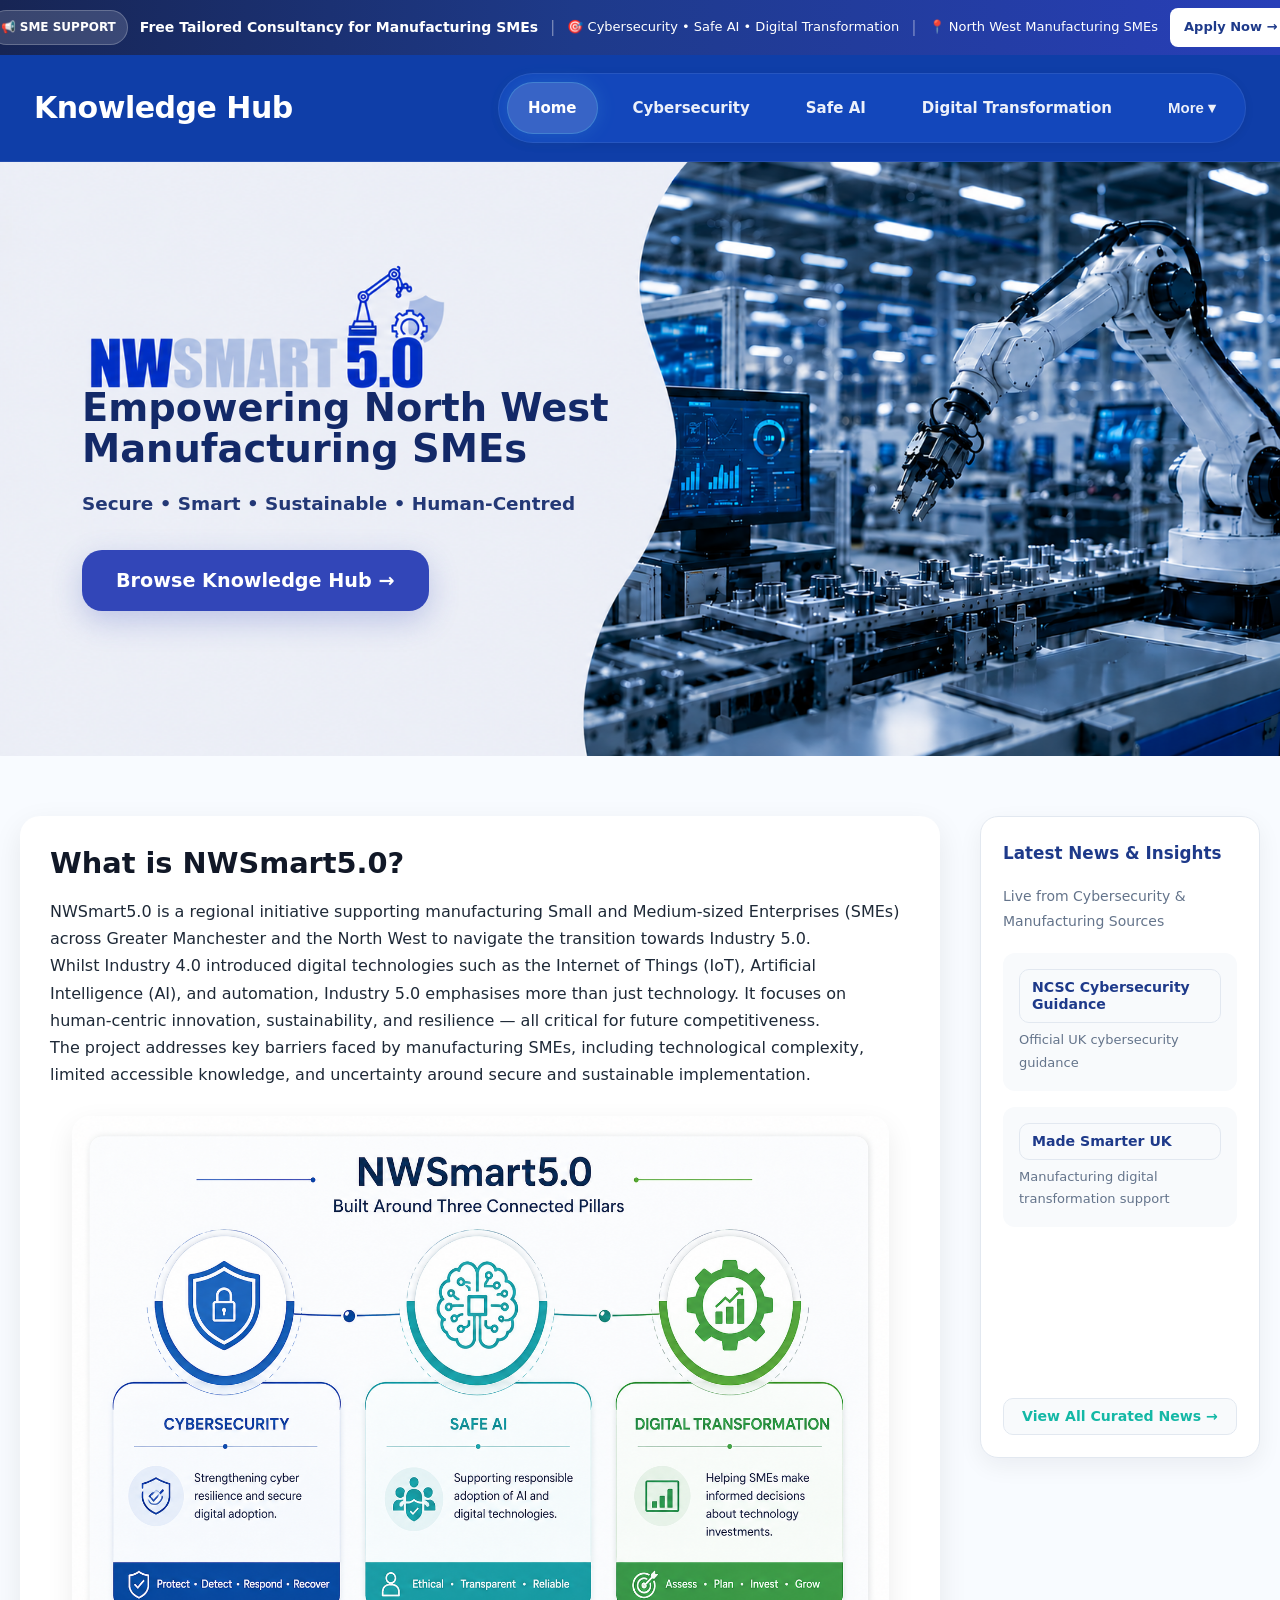
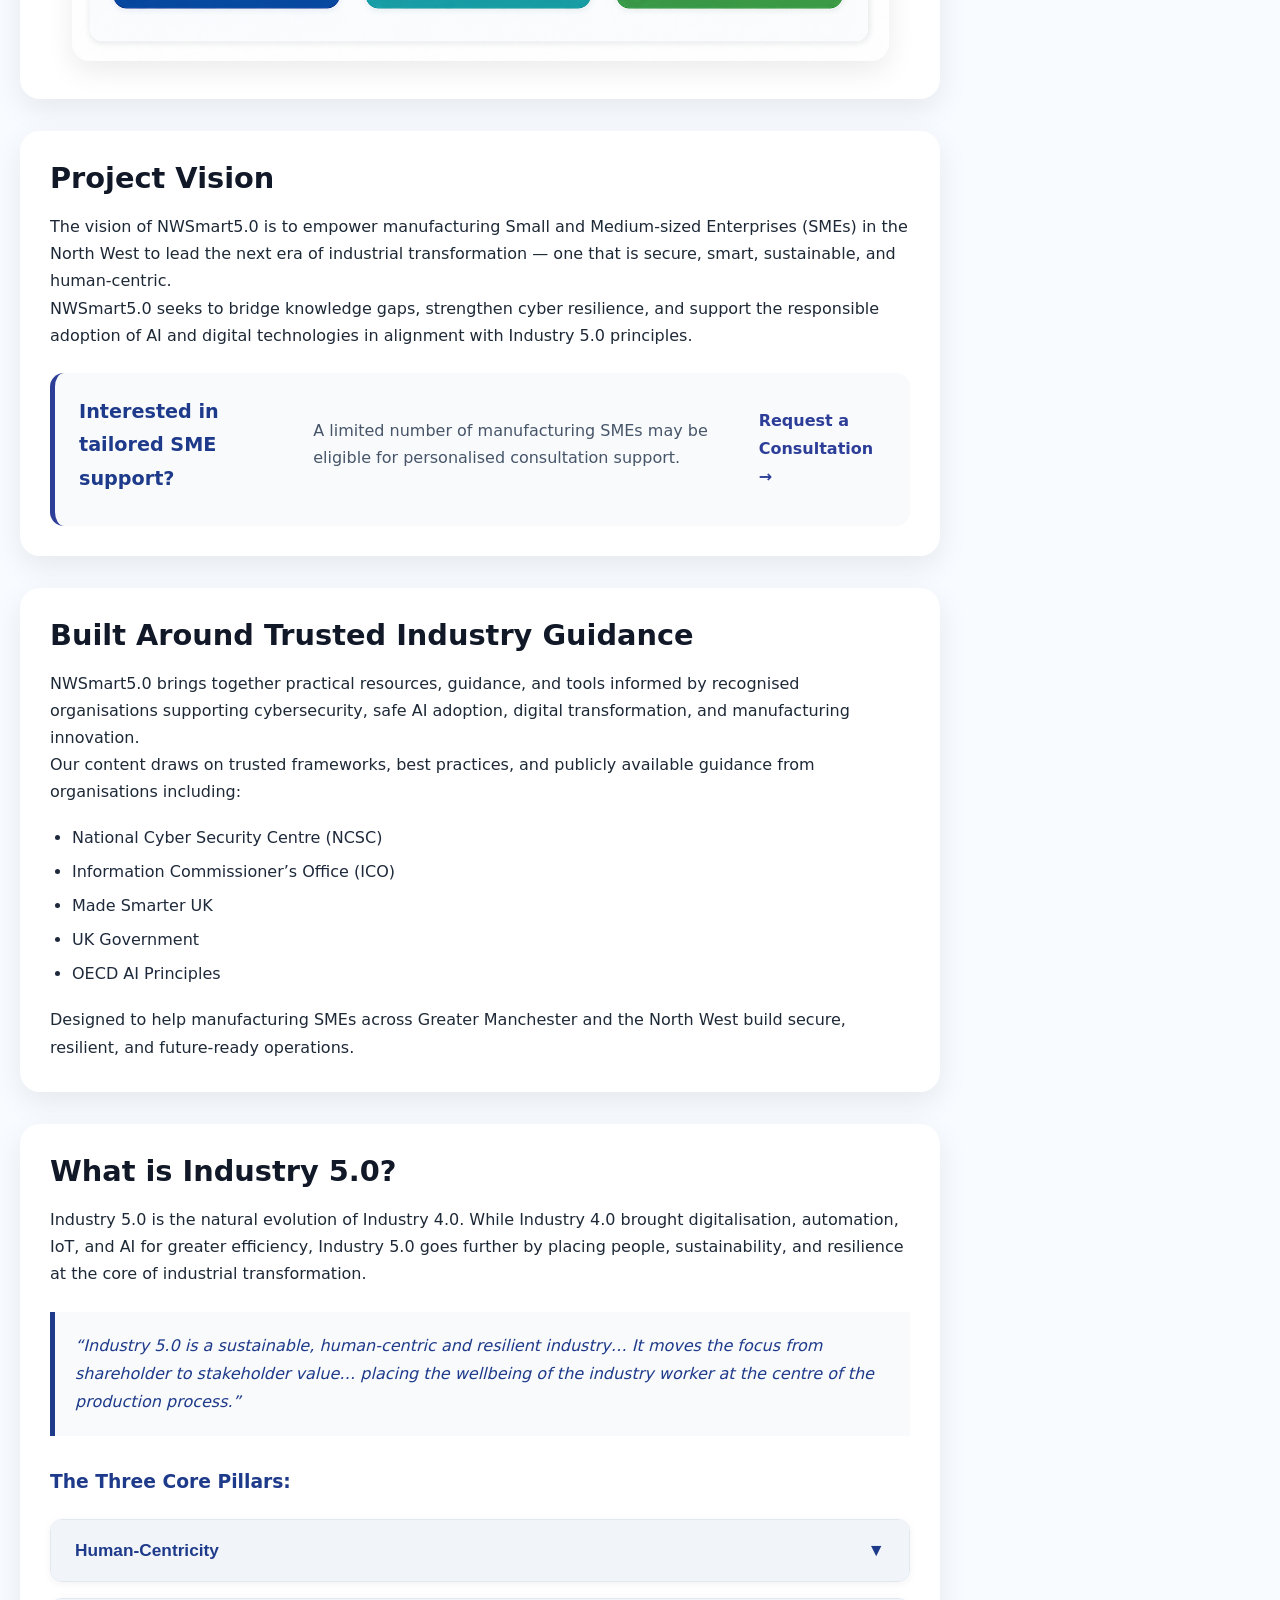
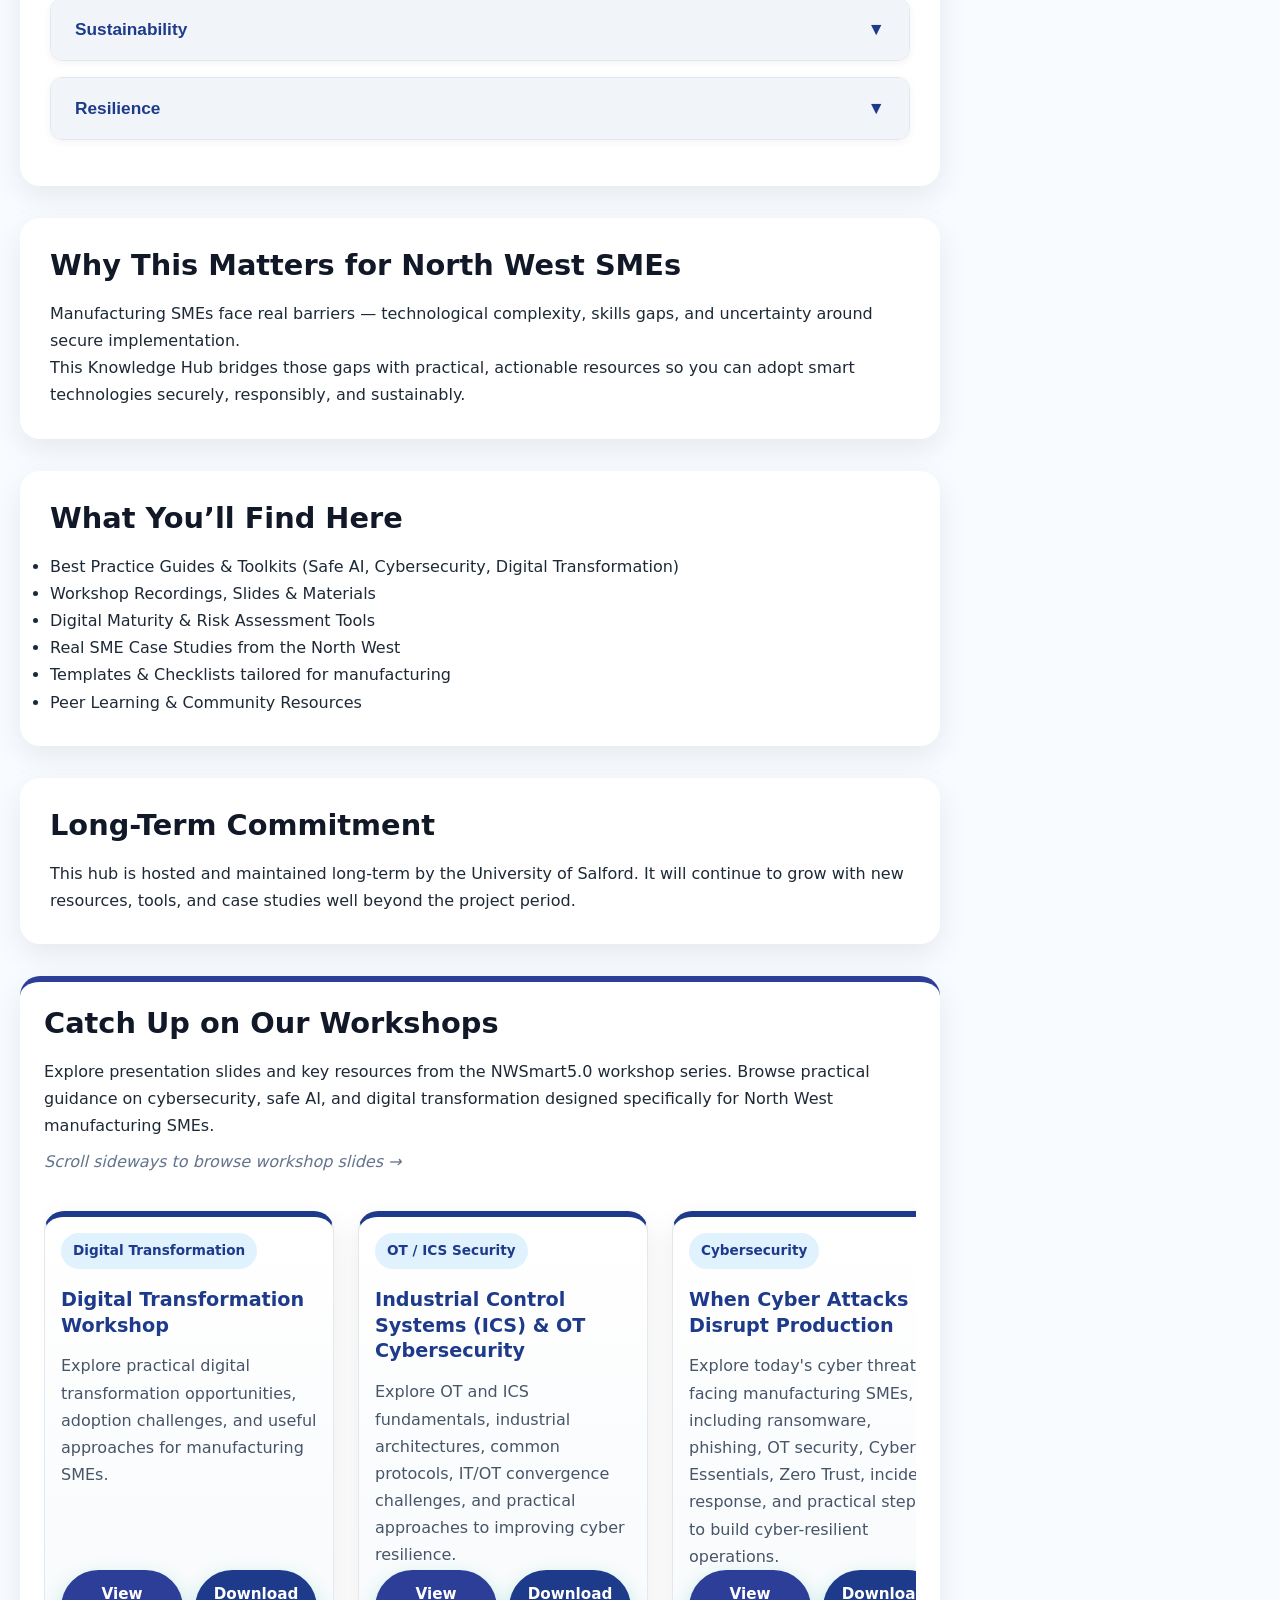
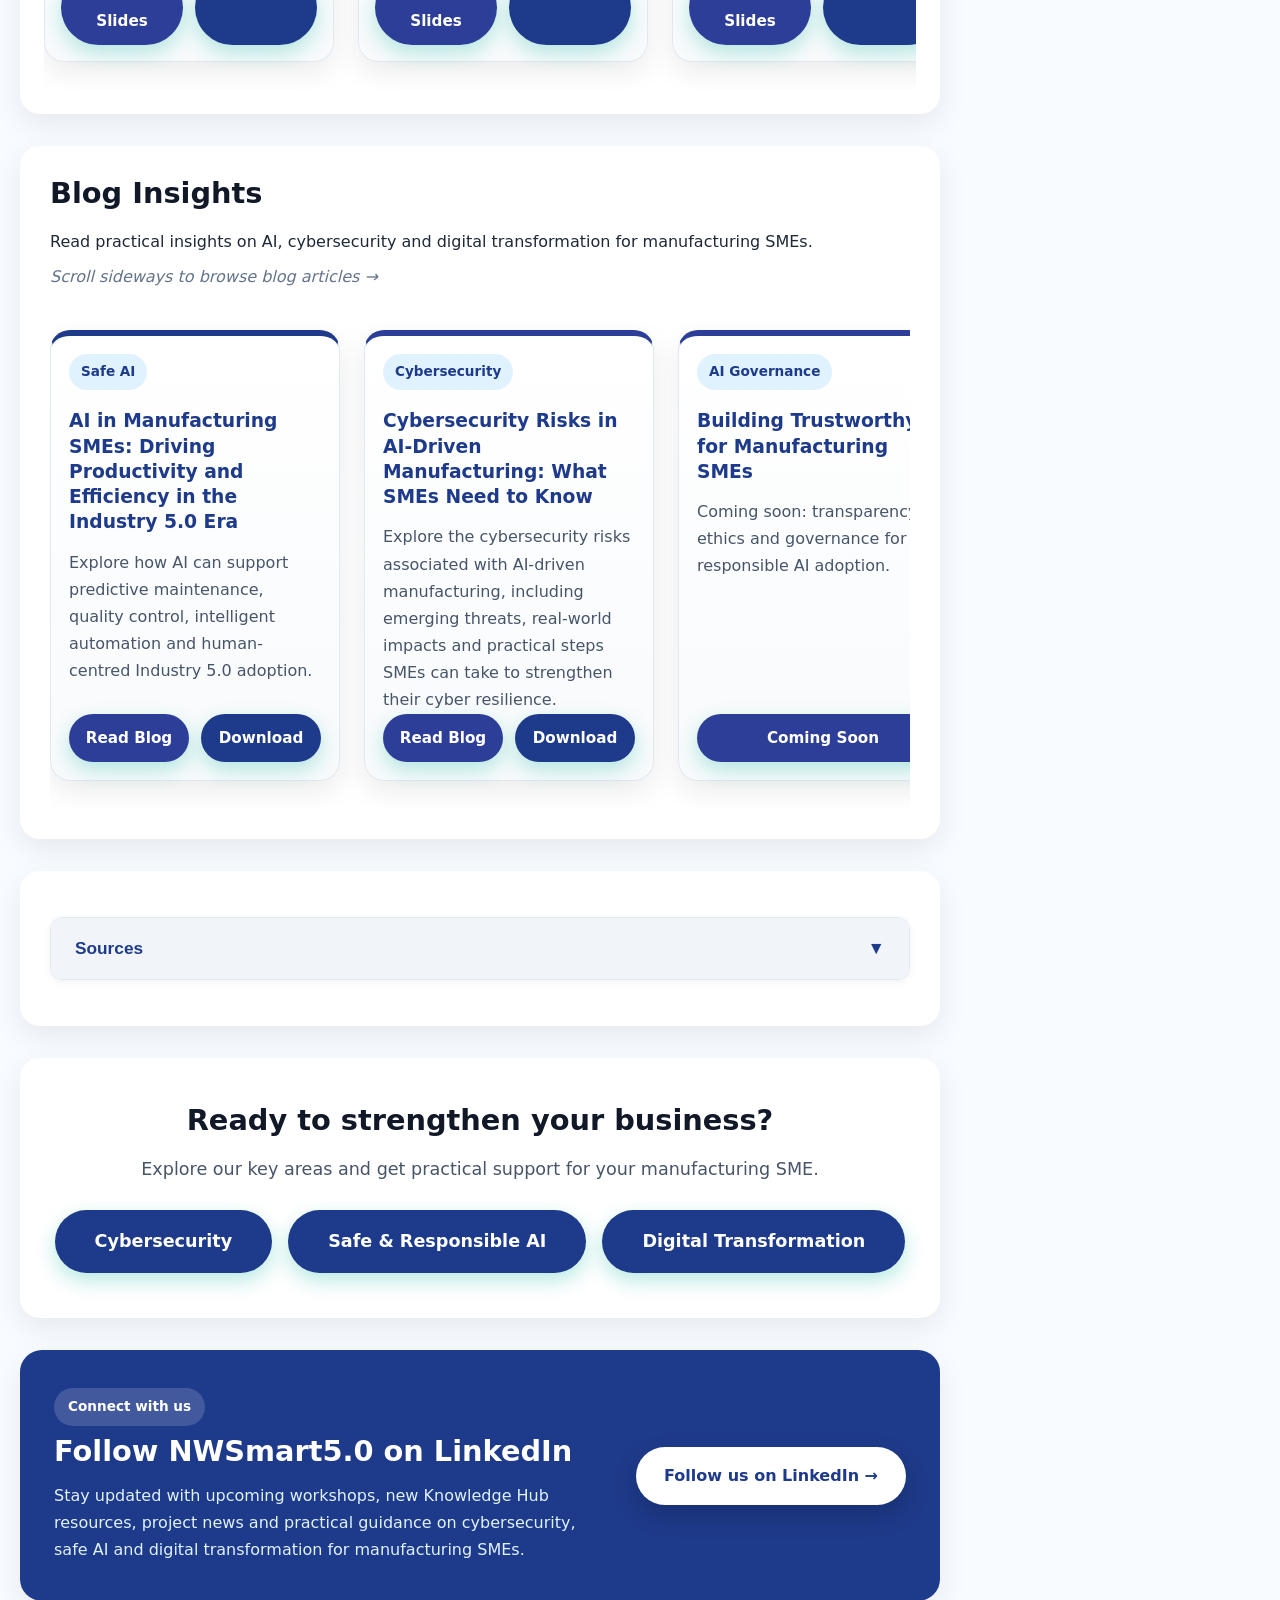
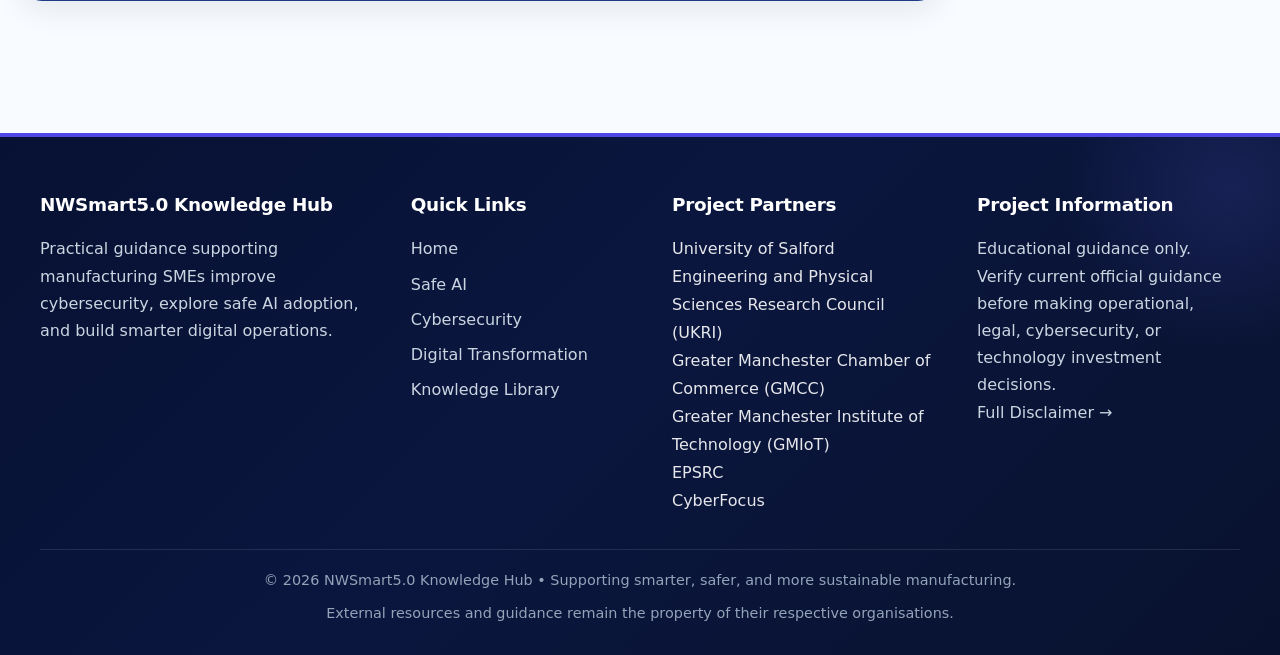
<file: index.html>
<!DOCTYPE html>
<html lang="en">
<head>
    <meta charset="UTF-8">
    <meta name="viewport" content="width=device-width, initial-scale=1.0">
    <title>NWSmart5.0 Knowledge Hub</title>
    <link rel="stylesheet" href="style.css">
   <link rel="icon" type="image/png" sizes="32x32" href="images/nwsmart5-logo.png">
   
    <!-- Google Analytics -->
    <script async src="https://www.googletagmanager.com/gtag/js?id=G-LHEP92H7P6"></script>
    <script>
        window.dataLayer = window.dataLayer || [];
        function gtag(){dataLayer.push(arguments);}
        gtag('js', new Date());
        gtag('config', 'G-LHEP92H7P6');
    </script>

</head>
<body>


 <!-- NWSmart5.0 Consultancy Ticker -->
<div class="workshop-ticker">
    <div class="ticker-content">

        <span class="ticker-label">
            📢 SME SUPPORT
        </span>

        <span class="ticker-title">
            Free Tailored Consultancy for Manufacturing SMEs
        </span>

        <span class="ticker-divider">|</span>

        <span class="ticker-detail">
            🎯 Cybersecurity • Safe AI • Digital Transformation
        </span>

        <span class="ticker-divider">|</span>

        <span class="ticker-detail">
            📍 North West Manufacturing SMEs
        </span>

        <a
            href="https://forms.cloud.microsoft/Pages/ResponsePage.aspx?id=QCm1Zbb0vUGDPTAz7Lz24ai8HIWzYBxCpPM2NU9o28pUNEtKTlJaV0I3MFU1NFlTQ1o2OTIxMlJMRy4u"
            target="_blank"
            rel="noopener"
            class="ticker-register">
            Apply Now →
        </a>

    </div>
</div>

    
    <div id="navbar">
</div>
         
<section class="hero home-hero">
    <h2>Empowering North West Manufacturing SMEs</h2>
    <p>Secure • Smart • Sustainable • Human-Centred</p>

   <a href="library.html" class="hero-blog-btn">
    Browse Knowledge Hub →
</a>
    
</section>
    
    <div class="container">
        <div class="main-content">
            <div class="card project-intro-card">
    <h2>What is NWSmart5.0?</h2>

    <p>
        NWSmart5.0 is a regional initiative supporting manufacturing Small and Medium-sized Enterprises (SMEs) across Greater Manchester and the North West to navigate the transition towards Industry 5.0.
    </p>

    <p>
        Whilst Industry 4.0 introduced digital technologies such as the Internet of Things (IoT), Artificial Intelligence (AI), and automation, Industry 5.0 emphasises more than just technology. It focuses on human-centric innovation, sustainability, and resilience — all critical for future competitiveness.
    </p>

    <p>
        The project addresses key barriers faced by manufacturing SMEs, including technological complexity, limited accessible knowledge, and uncertainty around secure and sustainable implementation.
    </p>

   <div class="home-infographic-block">
    <a href="infographics/Three pillars of growth.png" target="_blank" rel="noopener">
        <img src="infographics/Three pillars of growth.png"
             alt="NWSmart5.0 three connected pillars: cybersecurity, safe AI, and digital transformation">
    </a>
</div>
</div>
<div class="card project-vision-card">
    <h2>Project Vision</h2>

    <p>
        The vision of NWSmart5.0 is to empower manufacturing Small and Medium-sized Enterprises (SMEs) in the North West to lead the next era of industrial transformation — one that is secure, smart, sustainable, and human-centric.
    </p>

    <p>
        NWSmart5.0 seeks to bridge knowledge gaps, strengthen cyber resilience, and support the responsible adoption of AI and digital technologies in alignment with Industry 5.0 principles.
    </p>

   <div class="consultation-callout">
    <h3>Interested in tailored SME support?</h3>

    <p>
        A limited number of manufacturing SMEs may be eligible for personalised consultation support.
    </p>

    <a href="https://forms.office.com/Pages/ResponsePage.aspx?id=QCm1Zbb0vUGDPTAz7Lz24ai8HIWzYBxCpPM2NU9o28pUNEtKTlJaV0I3MFU1NFlTQ1o2OTIxMlJMRy4u"
       target="_blank"
       rel="noopener"
       class="consultation-link">
       Request a Consultation →
    </a>
</div>
</div>
         <div class="card">
    <h2>Built Around Trusted Industry Guidance</h2>

    <p>
        NWSmart5.0 brings together practical resources, guidance, and tools informed by recognised organisations supporting cybersecurity, safe AI adoption, digital transformation, and manufacturing innovation.
    </p>

    <p>
        Our content draws on trusted frameworks, best practices, and publicly available guidance from organisations including:
    </p>

    <ul class="trusted-orgs">
        <li>National Cyber Security Centre (NCSC)</li>
        <li>Information Commissioner’s Office (ICO)</li>
        <li>Made Smarter UK</li>
        <li>UK Government</li>
        <li>OECD AI Principles</li>
    </ul>

    <p>
        Designed to help manufacturing SMEs across Greater Manchester and the North West build secure, resilient, and future-ready operations.
    </p>
</div>
            <div class="card">
                <h2>What is Industry 5.0?</h2>
                <p>Industry 5.0 is the natural evolution of Industry 4.0. While Industry 4.0 brought digitalisation, automation, IoT, and AI for greater efficiency, Industry 5.0 goes further by placing people, sustainability, and resilience at the core of industrial transformation.</p>
               
                <blockquote style="font-style:italic; color:#1e3a8a; margin:25px 0; padding:20px; background:#f8fafc; border-left:5px solid #1e3a8a;">
                    “Industry 5.0 is a sustainable, human-centric and resilient industry… It moves the focus from shareholder to stakeholder value… placing the wellbeing of the industry worker at the centre of the production process.”
                </blockquote>
               
                <h3 style="margin: 30px 0 20px 0; color:#1e3a8a;">The Three Core Pillars:</h3>
               
                <div class="modern-accordion">
                    <button class="accordion-btn">Human-Centricity</button>
                    <div class="accordion-content">
                        <p>Technology serves people. Workers move from repetitive tasks to more creative, supervisory, and fulfilling roles. Emphasis on wellbeing, inclusion, diversity, and lifelong learning.</p>
                    </div>
                </div>
                <div class="modern-accordion">
                    <button class="accordion-btn">Sustainability</button>
                    <div class="accordion-content">
                        <p>Production respects planetary boundaries — supporting the circular economy, resource efficiency, renewable energy, and the European Green Deal.</p>
                    </div>
                </div>
                <div class="modern-accordion">
                    <button class="accordion-btn">Resilience</button>
                    <div class="accordion-content">
                        <p>Building robust systems and supply chains that can withstand shocks such as cyber-attacks, pandemics, geopolitical issues, and climate events.</p>
                    </div>
                </div>
            </div>

            <div class="card">
                <h2>Why This Matters for North West SMEs</h2>
                <p>Manufacturing SMEs face real barriers — technological complexity, skills gaps, and uncertainty around secure implementation.</p>
                <p>This Knowledge Hub bridges those gaps with practical, actionable resources so you can adopt smart technologies securely, responsibly, and sustainably.</p>
            </div>

            <div class="card">
                <h2>What You’ll Find Here</h2>
                <ul style="line-height: 2.0; font-size: 16.5px;">
                    <li>Best Practice Guides & Toolkits (Safe AI, Cybersecurity, Digital Transformation)</li>
                    <li>Workshop Recordings, Slides & Materials</li>
                    <li>Digital Maturity & Risk Assessment Tools</li>
                    <li>Real SME Case Studies from the North West</li>
                    <li>Templates & Checklists tailored for manufacturing</li>
                    <li>Peer Learning & Community Resources</li>
                </ul>
            </div>
            <div class="card">
                <h2>Long-Term Commitment</h2>
                <p>This hub is hosted and maintained long-term by the University of Salford. It will continue to grow with new resources, tools, and case studies well beyond the project period.</p>
            </div>







            



            

            
        <!-- Workshop Slides Section -->
<div class="card" id="workshop-slides">
    <h2>Catch Up on Our Workshops</h2>
    <p>
        Explore presentation slides and key resources from the NWSmart5.0 workshop series. Browse practical guidance on cybersecurity, safe AI, and digital transformation designed specifically for North West manufacturing SMEs.
    </p>
    <p class="scroll-hint">Scroll sideways to browse workshop slides →</p>

    <div class="blog-scroll workshop-slide-scroll">

        <div class="blog-card workshop-slide-card">
            <span class="blog-tag">Digital Transformation</span>
            <h3>Digital Transformation Workshop</h3>
            <p>
                Explore practical digital transformation opportunities, adoption challenges, and useful approaches for manufacturing SMEs.
            </p>
            <div class="blog-actions">
                <a href="workshopSlides/digital_transformation.pdf" target="_blank" class="button-primary">
                    View Slides
                </a>
                <a href="workshopSlides/digital_transformation.pdf" download class="button-primary blog-download-btn">
                    Download
                </a>
            </div>
        </div>
        <div class="blog-card workshop-slide-card">
    <span class="blog-tag">OT / ICS Security</span>

    <h3>Industrial Control Systems (ICS) & OT Cybersecurity</h3>

    <p>
       Explore OT and ICS fundamentals, industrial architectures, common protocols, IT/OT convergence challenges, and practical approaches to improving cyber resilience.
    </p>

    <div class="blog-actions">
        <a href="workshopSlides/ICS_OT_Cybersecurity_Presentation.pdf"
           target="_blank"
           class="button-primary">
           View Slides
        </a>

        <a href="workshopSlides/ICS_OT_Cybersecurity_Presentation.pdf"
           download
           class="button-primary blog-download-btn">
           Download
        </a>
    </div>
</div>
<div class="blog-card workshop-slide-card">
    <span class="blog-tag">Cybersecurity</span>

    <h3>When Cyber Attacks Disrupt Production</h3>

    <p>
        Explore today's cyber threats facing manufacturing SMEs, including ransomware, phishing, OT security, Cyber Essentials, Zero Trust, incident response, and practical steps to build cyber-resilient operations.
    </p>

    <div class="blog-actions">
        <a href="workshopSlides/When Cyber Attacks Disrupt Production Workshop Slides.pdf"
           target="_blank"
           class="button-primary">
           View Slides
        </a>

        <a href="workshopSlides/When Cyber Attacks Disrupt Production Workshop Slides.pdf"
           download
           class="button-primary blog-download-btn">
           Download
        </a>
    </div>
</div>

<div class="blog-card workshop-slide-card">
    <span class="blog-tag">Safe AI</span>

    <h3>Safe AI for Manufacturing SMEs</h3>

    <p>
        Explore practical guidance on secure, reliable and trustworthy AI adoption for manufacturing SMEs, including AI risks, governance and responsible implementation.
    </p>

    <div class="blog-actions">
        <a href="workshopSlides/NWSmart5-SafeAI-Workshop.pdf"
           target="_blank"
           class="button-primary">
            View Slides
        </a>

        <a href="workshopSlides/NWSmart5-SafeAI-Workshop.pdf"
           download
           class="button-primary blog-download-btn">
            Download
        </a>
    </div>
</div>

    </div>
</div>
       <!-- Blog Insights Section -->
<div class="card" id="blog-insights">
    <h2>Blog Insights</h2>
    <p>
        Read practical insights on AI, cybersecurity and digital transformation for manufacturing SMEs.
    </p>
    <p class="scroll-hint">Scroll sideways to browse blog articles →</p>

    <div class="blog-scroll">

        <div class="blog-card featured-blog">
            <span class="blog-tag">Safe AI</span>
            <h3>AI in Manufacturing SMEs: Driving Productivity and Efficiency in the Industry 5.0 Era</h3>
            <p>
                Explore how AI can support predictive maintenance, quality control, intelligent automation and human-centred Industry 5.0 adoption.
            </p>
     <div class="blog-actions">

   <a href="blog-ai-manufacturing-smes.html"
       class="button-primary">
       Read Blog
    </a>

    <a href="Blogs/Blog1-AI in Manufacturing SMEs.pdf"
       download
       class="button-primary blog-download-btn">
       Download
    </a>
</div>
        </div>

<div class="blog-card">
    <span class="blog-tag">Cybersecurity</span>

    <h3>Cybersecurity Risks in AI-Driven Manufacturing: What SMEs Need to Know</h3>

    <p>
        Explore the cybersecurity risks associated with AI-driven manufacturing, including emerging threats, real-world impacts and practical steps SMEs can take to strengthen their cyber resilience.
    </p>

<div class="blog-actions">

    <a href="blog-cybersecurity-ai-manufacturing.html"
       class="button-primary">
        Read Blog
    </a>

    <a href="Blogs/Cybersecurity-Risks-AI-Manufacturing-SMEs.pdf"
       download
       class="button-primary blog-download-btn">
        Download
    </a>

</div>
</div>

        <div class="blog-card">
            <span class="blog-tag">AI Governance</span>
            <h3>Building Trustworthy AI for Manufacturing SMEs</h3>
            <p>
                Coming soon: transparency, ethics and governance for responsible AI adoption.
            </p>
            <div class="blog-actions">
                <a href="#" class="button-primary" onclick="return false;">Coming Soon</a>
            </div>
        </div>

        <div class="blog-card">
            <span class="blog-tag">Industry 5.0</span>
            <h3>Human-Centred Industry 5.0</h3>
            <p>
                Coming soon: how AI can empower workers rather than replace them.
            </p>
            <div class="blog-actions">
                <a href="#" class="button-primary" onclick="return false;">Coming Soon</a>
            </div>
        </div>

    </div>
</div>
            <div class="card">
    <div class="modern-accordion">
        <button class="accordion-btn">Sources</button>

        <div class="accordion-content">
            <p>
                Breque, M., De Nul, L., & Petridis, A. (2021).
                <em>Industry 5.0: Towards a sustainable, human-centric and resilient European industry.</em>
                European Commission.
            </p>

            <p>
                <a href="https://op.europa.eu/en/publication-detail/-/publication/468a892a-5097-11eb-b59f-01aa75ed71a1"
                   target="_blank"
                   rel="noopener">
                    View publication →
                </a>
            </p>
        </div>
    </div>
</div>

            <div class="card" style="text-align:center; padding: 45px 30px;">
                <h2>Ready to strengthen your business?</h2>
                <p style="margin: 15px 0 25px; font-size: 1.1rem; color: #475569;">
                    Explore our key areas and get practical support for your manufacturing SME.
                </p>
                <div style="display: flex; flex-wrap: wrap; gap: 16px; justify-content: center;">
                    <a href="cybersecurity.html" class="button-primary" style="background:#1e3a8a;">Cybersecurity</a>
                    <a href="safe-ai.html" class="button-primary" style="background:#1e3a8a;">Safe & Responsible AI</a>
                    <a href="digital.html" class="button-primary" style="background:#1e3a8a;">Digital Transformation</a>
                </div>
            </div>
            <div class="card linkedin-follow-card">
    <div class="linkedin-follow-content">
        <div>
            <span class="linkedin-label">Connect with us</span>
            <h2>Follow NWSmart5.0 on LinkedIn</h2>
            <p>
                Stay updated with upcoming workshops, new Knowledge Hub resources, project news and practical guidance on cybersecurity, safe AI and digital transformation for manufacturing SMEs.
            </p>
        </div>

        <a href="https://www.linkedin.com/company/nwsmart5-0/"
           target="_blank"
           rel="noopener"
           class="linkedin-follow-btn">
           Follow us on LinkedIn →
        </a>
    </div>
</div>
        </div>

        <!-- Sidebar -->
      <div class="sidebar">
            <h3>Latest News & Insights</h3>
            <p style="font-size:14px; color:#64748b; margin-bottom:20px;">Live from Cybersecurity & Manufacturing Sources</p>
            <div id="rss-news" style="min-height: 420px;">
                <p style="color:#64748b; font-style:italic;">Loading live news...</p>
            </div>
            <a href="news.html" style="display:block; margin-top:25px; text-align:center; color:#14b8a6; font-weight:600;">
                View All Curated News →
            </a>
        </div>
    </div>
<footer class="footer home-footer">
    <div class="footer-grid">

        <div>
            <h3>NWSmart5.0 Knowledge Hub</h3>
            <p>Practical guidance supporting manufacturing SMEs improve cybersecurity, explore safe AI adoption, and build smarter digital operations.</p>
        </div>

        <div>
            <h3>Quick Links</h3>
            <a href="index.html">Home</a>
            <a href="safe-ai.html">Safe AI</a>
            <a href="cybersecurity.html">Cybersecurity</a>
            <a href="digital.html">Digital Transformation</a>
            <a href="library.html">Knowledge Library</a>
        </div>

       <div>
    <h3>Project Partners</h3>
    <ul class="footer-partners">
        <li>University of Salford </li>
        <li>Engineering and Physical Sciences Research Council (UKRI) </li>
        <li>Greater Manchester Chamber of Commerce (GMCC) </li>
        <li>Greater Manchester Institute of Technology (GMIoT) </li>
        <li>EPSRC</li>
        <li>CyberFocus </li>
    </ul>
</div>

     <div>
    <h3>Project Information</h3>

<p>
    Educational guidance only. Verify current official guidance before making operational, legal, cybersecurity, or technology investment decisions.
</p>

<a href="disclaimer.html" class="footer-disclaimer-link">
    Full Disclaimer →
</a>
</div>
  </div>

<div class="footer-bottom">
    <p>© 2026 NWSmart5.0 Knowledge Hub • Supporting smarter, safer, and more sustainable manufacturing.</p>

    <p>
        External resources and guidance remain the property of their respective organisations.
    </p>
</div>
</footer>

    <!-- ==================== FIXED RSS NEWS SCRIPT ==================== -->
    <script>
        async function loadNews() {
            const container = document.getElementById('rss-news');
            container.innerHTML = '<p style="color:#64748b; font-style:italic;">Loading live news...</p>';

            const feeds = [
                { name: "NIST Cybersecurity", url: "https://www.nist.gov/blogs/cybersecurity-insights/rss.xml" },
                { name: "Security Magazine", url: "https://www.securitymagazine.com/rss/15" },
                { name: "Industrial Cyber", url: "https://industrialcyber.co/feed/" },
                { name: "Krebs on Security", url: "https://krebsonsecurity.com/feed/" }
            ];

            let allItems = [];

            for (const feed of feeds) {
                try {
                    // Using corsproxy.io - currently more reliable
                    const proxyUrl = `https://api.allorigins.win/raw?url=${encodeURIComponent(feed.url)}`;
                    const response = await fetch(proxyUrl);
                    
                    if (!response.ok) continue;

                    const xmlText = await response.text();
                    const xmlDoc = new DOMParser().parseFromString(xmlText, "text/xml");

                    xmlDoc.querySelectorAll("item").forEach(item => {
                        const title = item.querySelector("title")?.textContent?.trim() || "No title";
                        const link = item.querySelector("link")?.textContent?.trim() || "#";
                        const pubDateStr = item.querySelector("pubDate")?.textContent?.trim();
                        const pubDate = pubDateStr ? new Date(pubDateStr) : new Date(0);

                        if (title && link) {
                            allItems.push({ title, link, pubDate, source: feed.name });
                        }
                    });
                } catch (e) {
                    console.warn(`Failed to load ${feed.name}`);
                }
            }

            allItems.sort((a, b) => b.pubDate - a.pubDate);
            allItems = allItems.slice(0, 6);

           if (allItems.length === 0) {
    container.innerHTML = `
        <div style="margin-bottom:16px; padding:16px; background:#f8fafc; border-radius:12px;">
            <a href="https://www.ncsc.gov.uk/section/advice-guidance/all-topics" target="_blank" rel="noopener"
               style="text-decoration:none; color:#1e3a8a; font-weight:600;">
               NCSC Cybersecurity Guidance
            </a>
            <div style="font-size:13px; color:#64748b; margin-top:6px;">
                Official UK cybersecurity guidance
            </div>
        </div>

        <div style="margin-bottom:16px; padding:16px; background:#f8fafc; border-radius:12px;">
            <a href="https://www.madesmarter.uk/" target="_blank" rel="noopener"
               style="text-decoration:none; color:#1e3a8a; font-weight:600;">
               Made Smarter UK
            </a>
            <div style="font-size:13px; color:#64748b; margin-top:6px;">
                Manufacturing digital transformation support
            </div>
        </div>
    `;
    return;
}

            let html = '';
            allItems.forEach(item => {
                const dateStr = item.pubDate.toLocaleDateString('en-GB', { 
                    day: 'numeric', month: 'short', year: 'numeric' 
                });
                
                html += `
                    <div style="margin-bottom: 16px; padding: 16px; background:#f8fafc; border-radius:12px;">
                        <a href="${item.link}" target="_blank" rel="noopener" 
                           style="text-decoration:none; color:#1e3a8a; font-weight:600; line-height:1.4;">
                            ${item.title}
                        </a>
                        <div style="font-size:13px; color:#64748b; margin-top:6px;">
                            ${item.source} • ${dateStr}
                        </div>
                    </div>
                `;
            });

            container.innerHTML = html;
        }

        window.addEventListener('load', loadNews);
    </script>

    <!-- Accordion Script -->
    <script>
        document.querySelectorAll('.accordion-btn').forEach(btn => {
            btn.addEventListener('click', () => {
                const isActive = btn.classList.contains('active');
                document.querySelectorAll('.accordion-btn').forEach(b => b.classList.remove('active'));
                document.querySelectorAll('.accordion-content').forEach(c => c.style.maxHeight = null);
                
                if (!isActive) {
                    btn.classList.add('active');
                    const content = btn.nextElementSibling;
                    content.style.maxHeight = content.scrollHeight + "px";
                }
            });
        });
        fetch('navbar.html')
    .then(response => response.text())
    .then(data => {
        document.getElementById('navbar').innerHTML = data;

        const currentPage = window.location.pathname.split("/").pop();

        document.querySelectorAll('nav a').forEach(link => {

            const href = link.getAttribute('href');

            if (
                href === currentPage ||
                (currentPage === '' && href === 'index.html')
            ) {
                link.classList.add('active-nav');
            }

        });
    });
window.onscroll = function () {
    const btn = document.getElementById("backToTopBtn");

    if (document.body.scrollTop > 300 || document.documentElement.scrollTop > 300) {
        btn.style.display = "flex";
    } else {
        btn.style.display = "none";
    }
};

function scrollToTop() {
    window.scrollTo({
        top: 0,
        behavior: "smooth"
    });
}
        function toggleMobileNav() {
    const nav = document.querySelector("nav");
    if (nav) {
        nav.classList.toggle("mobile-nav-open");
    }
}
    </script>
    <button id="backToTopBtn" onclick="scrollToTop()">
    ↑ Top
</button>
</body>
</html>
</file>
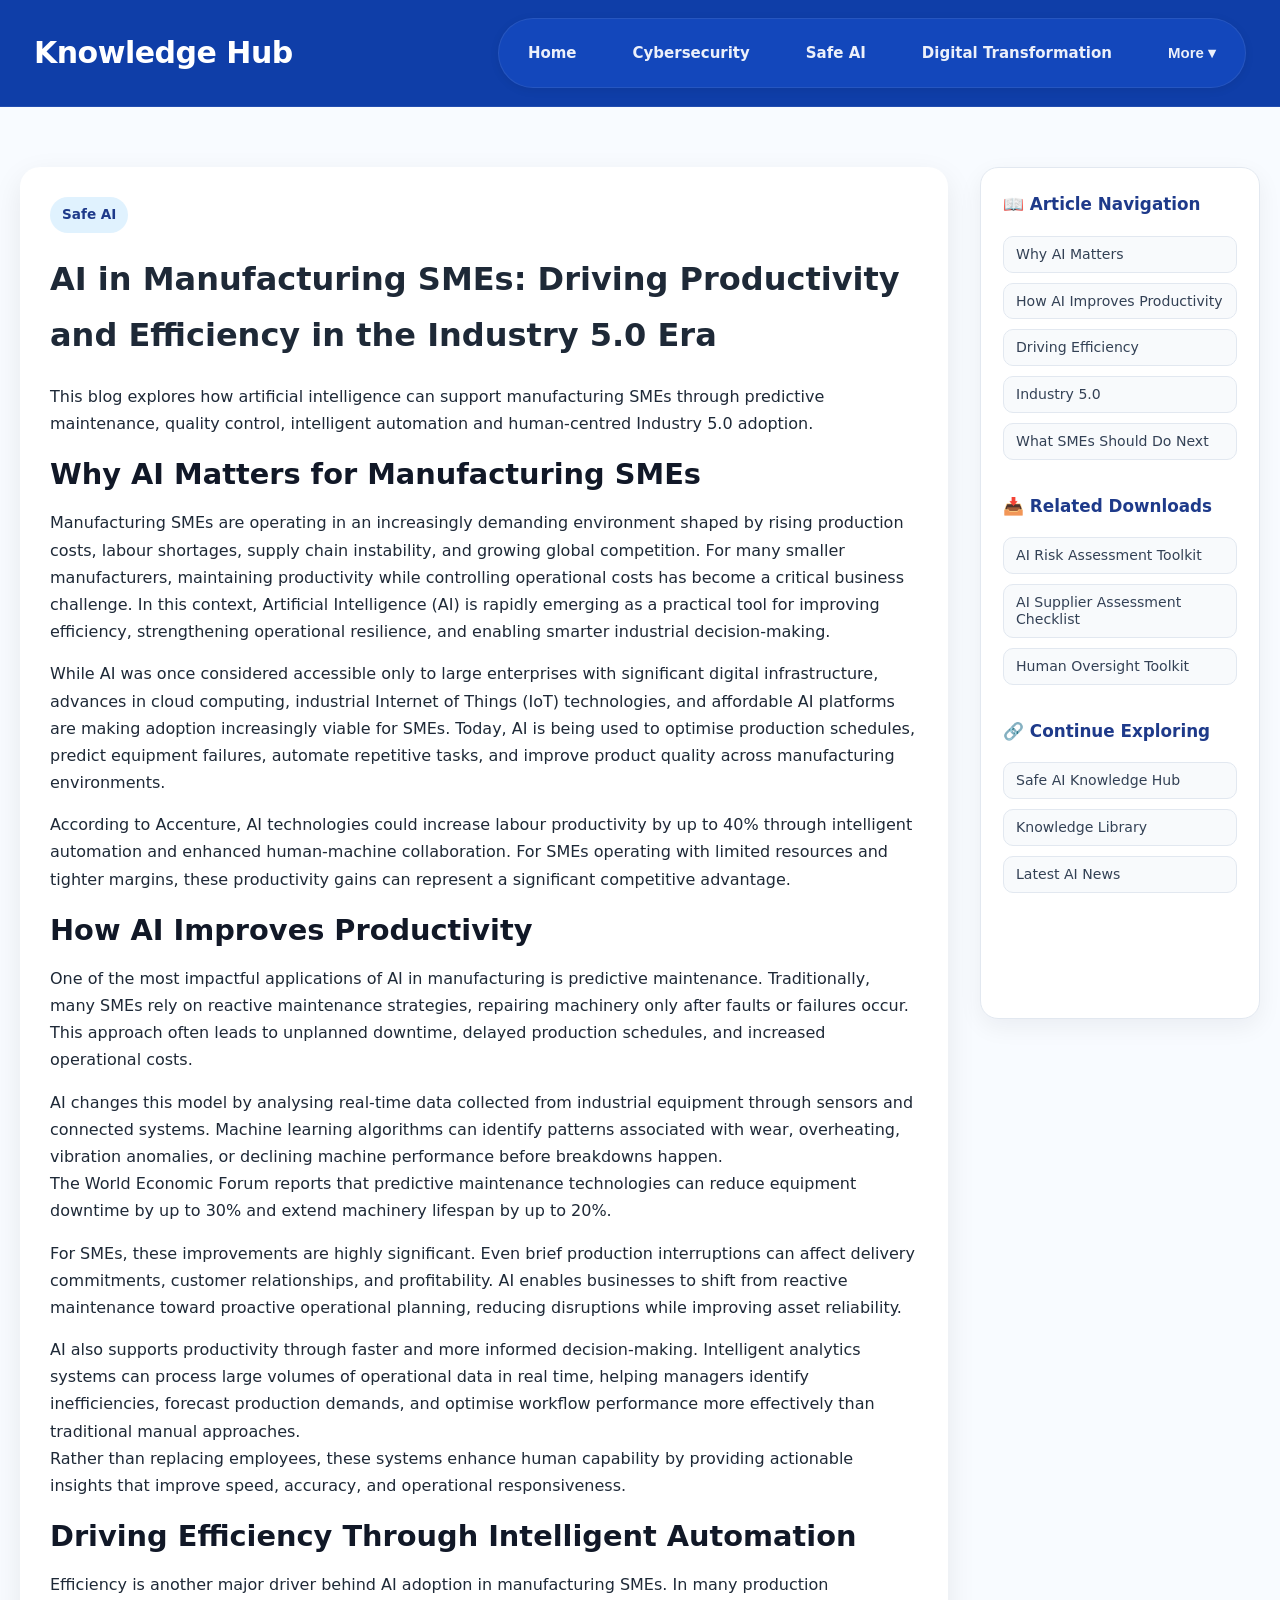
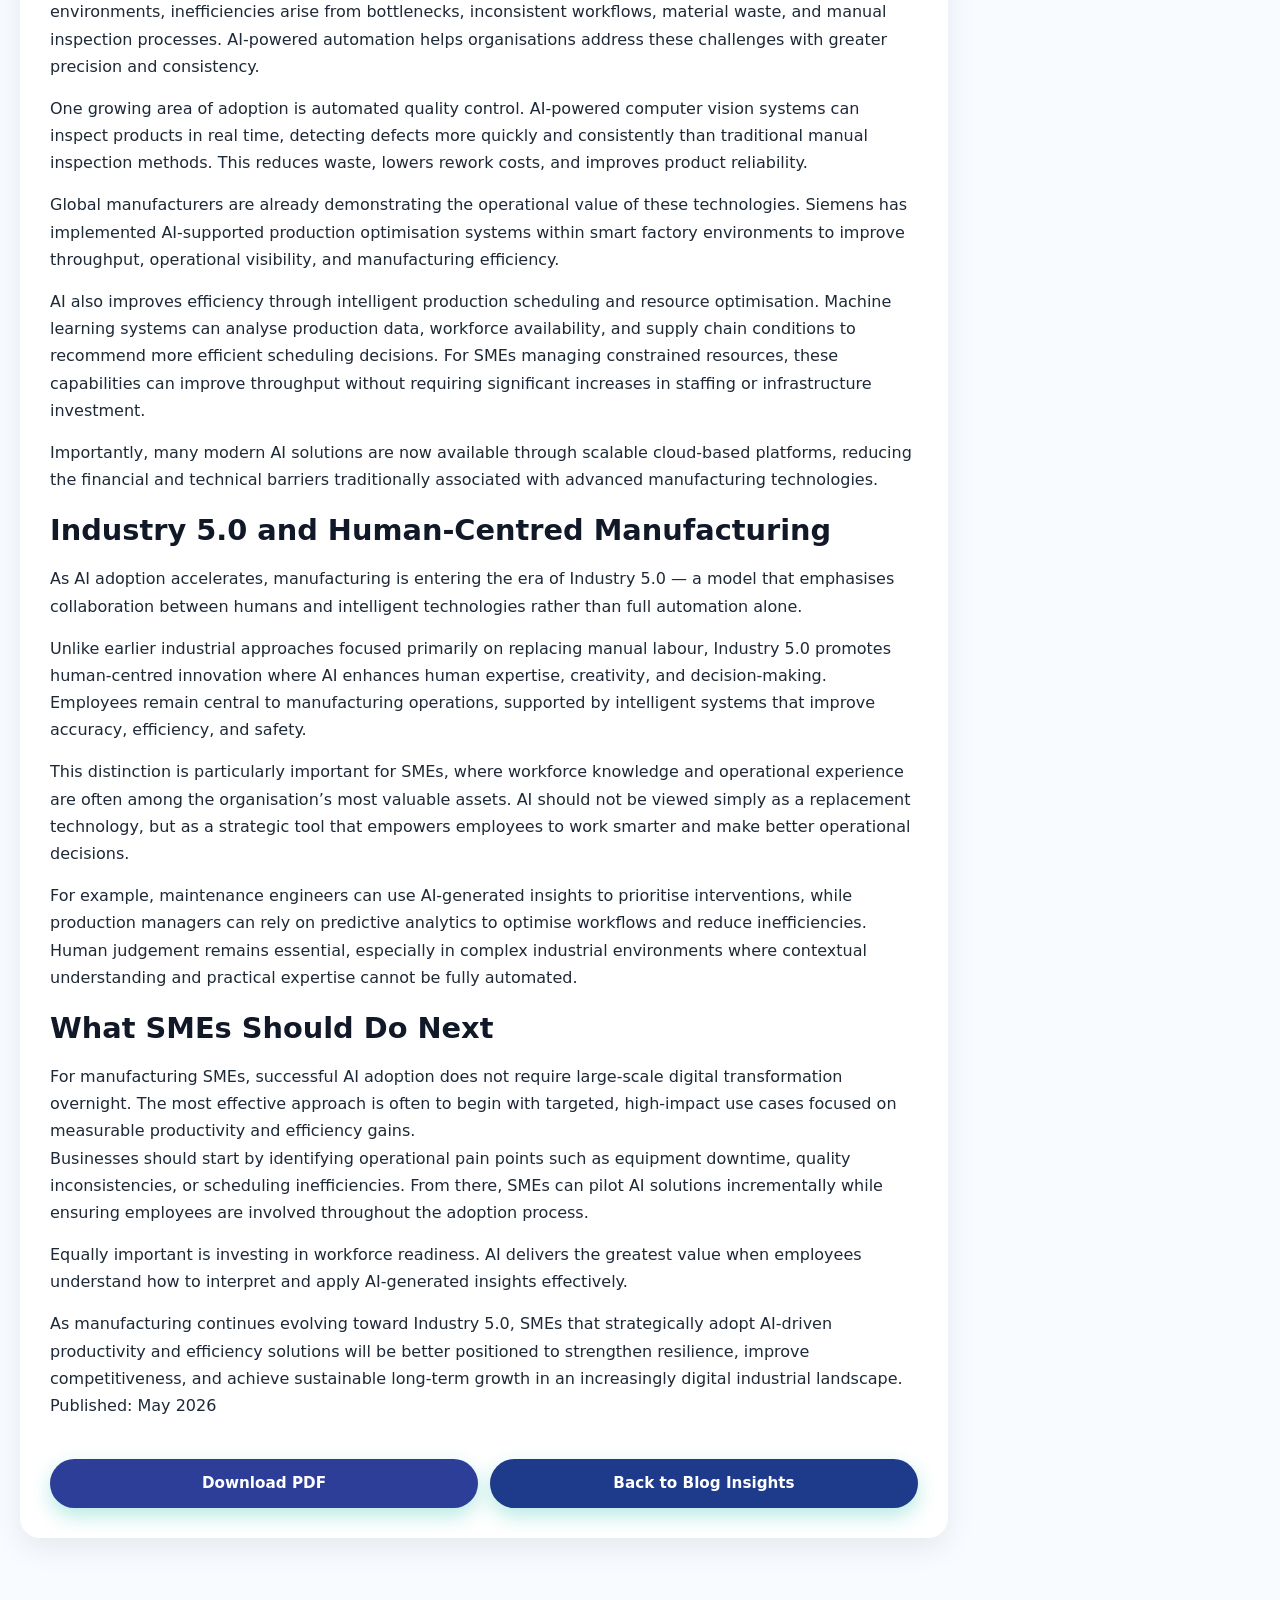
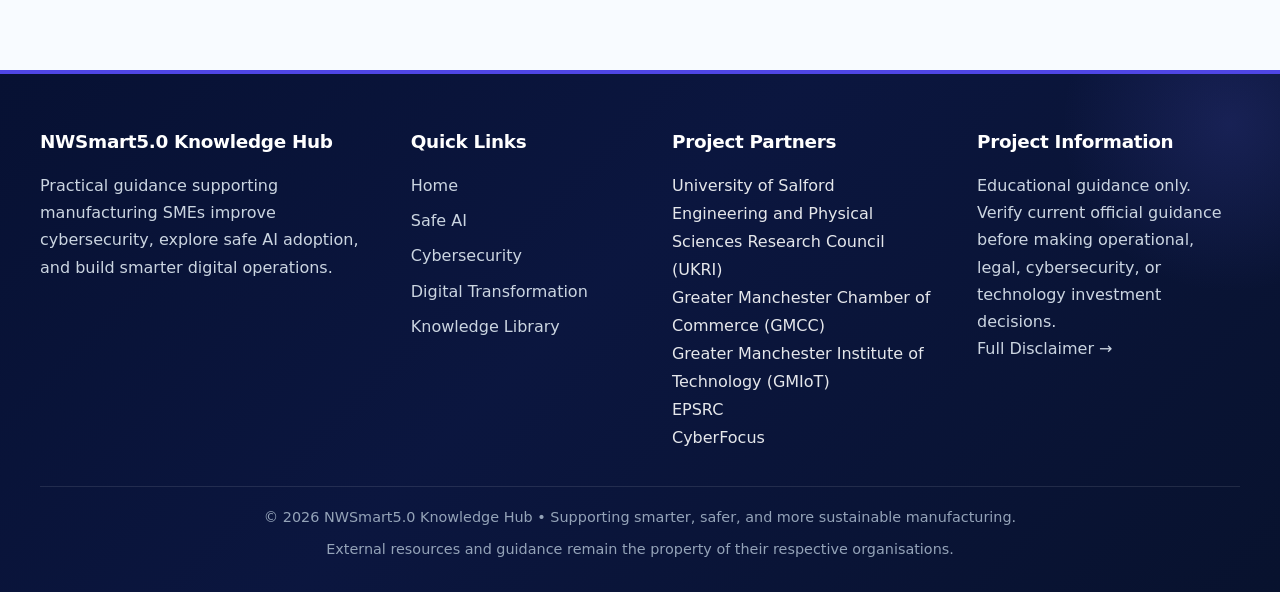
<file: blog-ai-manufacturing-smes.html>
<!DOCTYPE html>
<html lang="en">
<head>
    <meta charset="UTF-8">
    <meta name="viewport" content="width=device-width, initial-scale=1.0">
    <title>AI in Manufacturing SMEs | NWSmart5.0</title>
    <link rel="stylesheet" href="style.css">
    <link rel="icon" type="image/png" sizes="32x32" href="images/nwsmart5-logo.png">
</head>

<body>
    <div id="navbar"></div>


 <div class="container page-layout">
<button class="mobile-sidebar-toggle" onclick="toggleMobileSidebar()">
    ☰ Page Menu
</button>
    <div class="sidebar">
        <h3>📖 Article Navigation</h3>
        <ul class="sidebar-jump-links">
            <li><a href="#why-ai-matters">Why AI Matters</a></li>
            <li><a href="#ai-productivity">How AI Improves Productivity</a></li>
            <li><a href="#driving-efficiency">Driving Efficiency</a></li>
            <li><a href="#industry-5">Industry 5.0</a></li>
            <li><a href="#sme-next-steps">What SMEs Should Do Next</a></li>
        </ul>

        <h3 style="margin-top:32px;">📥 Related Downloads</h3>
        <ul>
           <li><a href="Tools/AI_Risk_Assessment_Toolkit.docx" download>AI Risk Assessment Toolkit</a></li>

<li><a href="Tools/AI_Supplier_Assessment_Checklist_Toolkit.docx" download>AI Supplier Assessment Checklist</a></li>

<li><a href="Tools/Human_Oversight_Responsible_AI_Toolkit.docx" download>Human Oversight Toolkit</a></li>
        </ul>

        <h3 style="margin-top:32px;">🔗 Continue Exploring</h3>
        <ul>
            <li><a href="safe-ai.html">Safe AI Knowledge Hub</a></li>
            <li><a href="library.html">Knowledge Library</a></li>
            <li><a href="news.html">Latest AI News</a></li>
        </ul>
    </div>

    <div class="main-content">
          
            <div class="card">
                <span class="blog-tag">Safe AI</span>

             
<h1>AI in Manufacturing SMEs: Driving Productivity and Efficiency in the Industry 5.0 Era</h1>

<p style="margin-top: 20px;">
This blog explores how artificial intelligence can support manufacturing SMEs through predictive maintenance, quality control, intelligent automation and human-centred Industry 5.0 adoption.
</p>
<h2 id="why-ai-matters" style="margin-top: 20px;">Why AI Matters for Manufacturing SMEs</h2>

<p>
Manufacturing SMEs are operating in an increasingly demanding environment shaped by rising production costs, labour shortages, supply chain instability, and growing global competition. For many smaller manufacturers, maintaining productivity while controlling operational costs has become a critical business challenge. In this context, Artificial Intelligence (AI) is rapidly emerging as a practical tool for improving efficiency, strengthening operational resilience, and enabling smarter industrial decision-making.
</p>
<div style="height:15px;"></div>
<p>
While AI was once considered accessible only to large enterprises with significant digital infrastructure, advances in cloud computing, industrial Internet of Things (IoT) technologies, and affordable AI platforms are making adoption increasingly viable for SMEs. Today, AI is being used to optimise production schedules, predict equipment failures, automate repetitive tasks, and improve product quality across manufacturing environments.
</p>
<div style="height:15px;"></div>
<p>
According to Accenture, AI technologies could increase labour productivity by up to 40% through intelligent automation and enhanced human-machine collaboration. For SMEs operating with limited resources and tighter margins, these productivity gains can represent a significant competitive advantage.
</p>

<h2 id="ai-productivity" style="margin-top: 20px;">How AI Improves Productivity</h2>

<p>
One of the most impactful applications of AI in manufacturing is predictive maintenance. Traditionally, many SMEs rely on reactive maintenance strategies, repairing machinery only after faults or failures occur. This approach often leads to unplanned downtime, delayed production schedules, and increased operational costs.
</p>
<div style="height:15px;"></div>
<p>
AI changes this model by analysing real-time data collected from industrial equipment through sensors and connected systems. Machine learning algorithms can identify patterns associated with wear, overheating, vibration anomalies, or declining machine performance before breakdowns happen.
</p>

<p>
The World Economic Forum reports that predictive maintenance technologies can reduce equipment downtime by up to 30% and extend machinery lifespan by up to 20%.
</p>
<div style="height:15px;"></div>
<p>
For SMEs, these improvements are highly significant. Even brief production interruptions can affect delivery commitments, customer relationships, and profitability. AI enables businesses to shift from reactive maintenance toward proactive operational planning, reducing disruptions while improving asset reliability.
</p>
<div style="height:15px;"></div>
<p>
AI also supports productivity through faster and more informed decision-making. Intelligent analytics systems can process large volumes of operational data in real time, helping managers identify inefficiencies, forecast production demands, and optimise workflow performance more effectively than traditional manual approaches.
</p>

<p>
Rather than replacing employees, these systems enhance human capability by providing actionable insights that improve speed, accuracy, and operational responsiveness.
</p>

<h2 id="driving-efficiency" style="margin-top: 20px;">Driving Efficiency Through Intelligent Automation</h2>

<p>
Efficiency is another major driver behind AI adoption in manufacturing SMEs. In many production environments, inefficiencies arise from bottlenecks, inconsistent workflows, material waste, and manual inspection processes. AI-powered automation helps organisations address these challenges with greater precision and consistency.
</p>
<div style="height:15px;"></div>
<p>
One growing area of adoption is automated quality control. AI-powered computer vision systems can inspect products in real time, detecting defects more quickly and consistently than traditional manual inspection methods. This reduces waste, lowers rework costs, and improves product reliability.
</p>
<div style="height:15px;"></div>
<p>
Global manufacturers are already demonstrating the operational value of these technologies. Siemens has implemented AI-supported production optimisation systems within smart factory environments to improve throughput, operational visibility, and manufacturing efficiency.
</p>
<div style="height:15px;"></div>
<p>
AI also improves efficiency through intelligent production scheduling and resource optimisation. Machine learning systems can analyse production data, workforce availability, and supply chain conditions to recommend more efficient scheduling decisions. For SMEs managing constrained resources, these capabilities can improve throughput without requiring significant increases in staffing or infrastructure investment.
</p>
<div style="height:15px;"></div>
<p>
Importantly, many modern AI solutions are now available through scalable cloud-based platforms, reducing the financial and technical barriers traditionally associated with advanced manufacturing technologies.
</p>

<h2 id="industry-5" style="margin-top: 20px;">Industry 5.0 and Human-Centred Manufacturing</h2>

<p>
As AI adoption accelerates, manufacturing is entering the era of Industry 5.0 — a model that emphasises collaboration between humans and intelligent technologies rather than full automation alone.
</p>
<div style="height:15px;"></div>
<p>
Unlike earlier industrial approaches focused primarily on replacing manual labour, Industry 5.0 promotes human-centred innovation where AI enhances human expertise, creativity, and decision-making. Employees remain central to manufacturing operations, supported by intelligent systems that improve accuracy, efficiency, and safety.
</p>
<div style="height:15px;"></div>
<p>
This distinction is particularly important for SMEs, where workforce knowledge and operational experience are often among the organisation’s most valuable assets. AI should not be viewed simply as a replacement technology, but as a strategic tool that empowers employees to work smarter and make better operational decisions.
</p>
<div style="height:15px;"></div>
<p>
For example, maintenance engineers can use AI-generated insights to prioritise interventions, while production managers can rely on predictive analytics to optimise workflows and reduce inefficiencies. Human judgement remains essential, especially in complex industrial environments where contextual understanding and practical expertise cannot be fully automated.
</p>

<h2 id="sme-next-steps" style="margin-top: 20px;">What SMEs Should Do Next</h2>

<p>
For manufacturing SMEs, successful AI adoption does not require large-scale digital transformation overnight. The most effective approach is often to begin with targeted, high-impact use cases focused on measurable productivity and efficiency gains.
</p>

<p>
Businesses should start by identifying operational pain points such as equipment downtime, quality inconsistencies, or scheduling inefficiencies. From there, SMEs can pilot AI solutions incrementally while ensuring employees are involved throughout the adoption process.
</p>
<div style="height:15px;"></div>
<p>
Equally important is investing in workforce readiness. AI delivers the greatest value when employees understand how to interpret and apply AI-generated insights effectively.
</p>
<div style="height:15px;"></div>
<p>
As manufacturing continues evolving toward Industry 5.0, SMEs that strategically adopt AI-driven productivity and efficiency solutions will be better positioned to strengthen resilience, improve competitiveness, and achieve sustainable long-term growth in an increasingly digital industrial landscape.
</p>
<p class="blog-meta">
Published: May 2026
</p>

              <div class="blog-actions" style="margin-top: 40px;">
                    <a href="Blogs/Blog1-AI in Manufacturing SMEs.pdf"
                       download
                       class="button-primary">
                       Download PDF
                    </a>

                    <a href="index.html#blog-insights"
                       class="button-primary blog-download-btn">
                       Back to Blog Insights
                    </a>
                </div>
            </div>

        </div>
    </div>

    <footer class="footer home-footer">
        <div class="footer-grid">

            <div>
                <h3>NWSmart5.0 Knowledge Hub</h3>
                <p>Practical guidance supporting manufacturing SMEs improve cybersecurity, explore safe AI adoption, and build smarter digital operations.</p>
            </div>

            <div>
                <h3>Quick Links</h3>
                <a href="index.html">Home</a>
                <a href="safe-ai.html">Safe AI</a>
                <a href="cybersecurity.html">Cybersecurity</a>
                <a href="digital.html">Digital Transformation</a>
                <a href="library.html">Knowledge Library</a>
            </div>

            <div>
                <h3>Project Partners</h3>
                <ul class="footer-partners">
                    <li>University of Salford</li>
                    <li>Engineering and Physical Sciences Research Council (UKRI)</li>
                    <li>Greater Manchester Chamber of Commerce (GMCC)</li>
                    <li>Greater Manchester Institute of Technology (GMIoT)</li>
                    <li>EPSRC</li>
                    <li>CyberFocus</li>
                </ul>
            </div>

            <div>
                <h3>Project Information</h3>
                <p>
                    Educational guidance only. Verify current official guidance before making operational, legal, cybersecurity, or technology investment decisions.
                </p>
                <a href="disclaimer.html" class="footer-disclaimer-link">
                    Full Disclaimer →
                </a>
            </div>

        </div>

        <div class="footer-bottom">
            <p>© 2026 NWSmart5.0 Knowledge Hub • Supporting smarter, safer, and more sustainable manufacturing.</p>
            <p>External resources and guidance remain the property of their respective organisations.</p>
        </div>
    </footer>

    <script>
        fetch('navbar.html')
            .then(response => response.text())
            .then(data => {
                document.getElementById('navbar').innerHTML = data;
            });

        function toggleMobileNav() {
            const nav = document.querySelector("nav");
            if (nav) {
                nav.classList.toggle("mobile-nav-open");
            }
        }
        function toggleMobileSidebar() {
    const sidebar = document.querySelector('.sidebar');
    if (sidebar) {
        sidebar.classList.toggle('mobile-open');
    }
}
    </script>
</body>
</html>
</file>
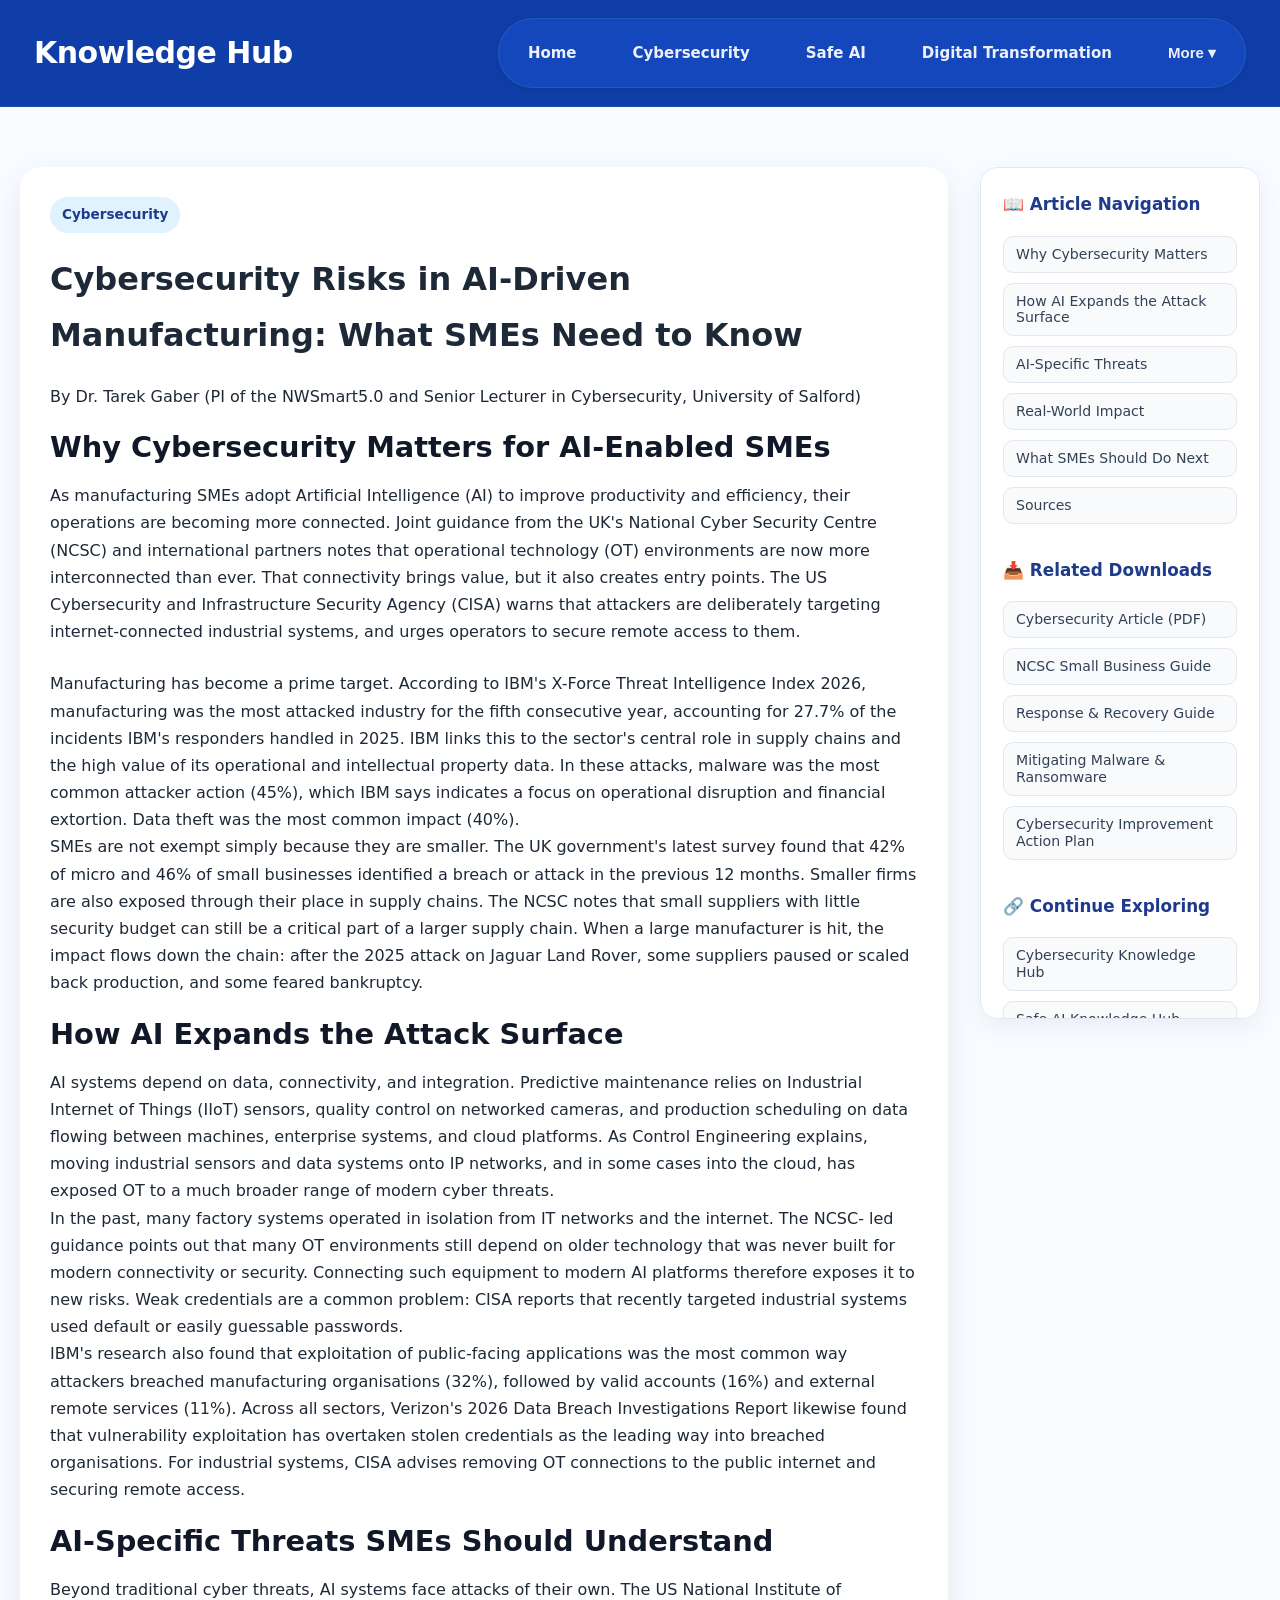
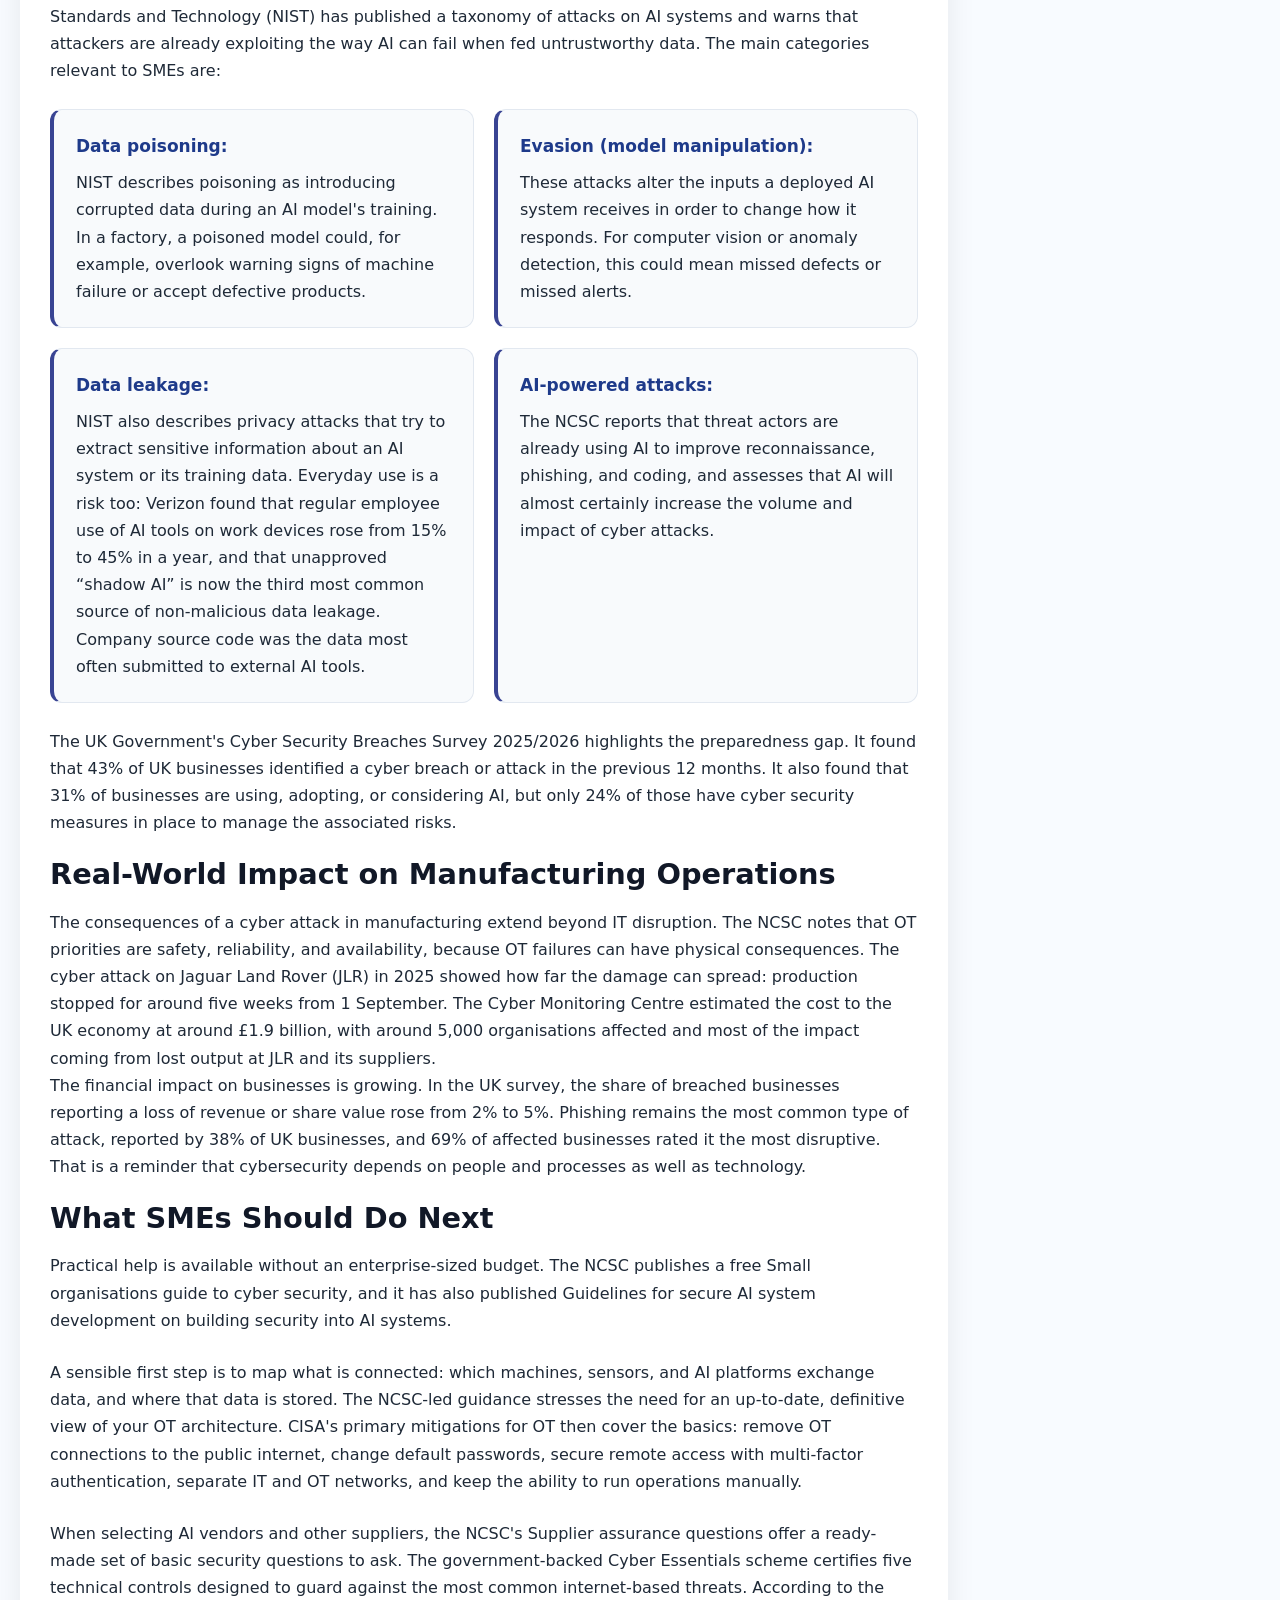
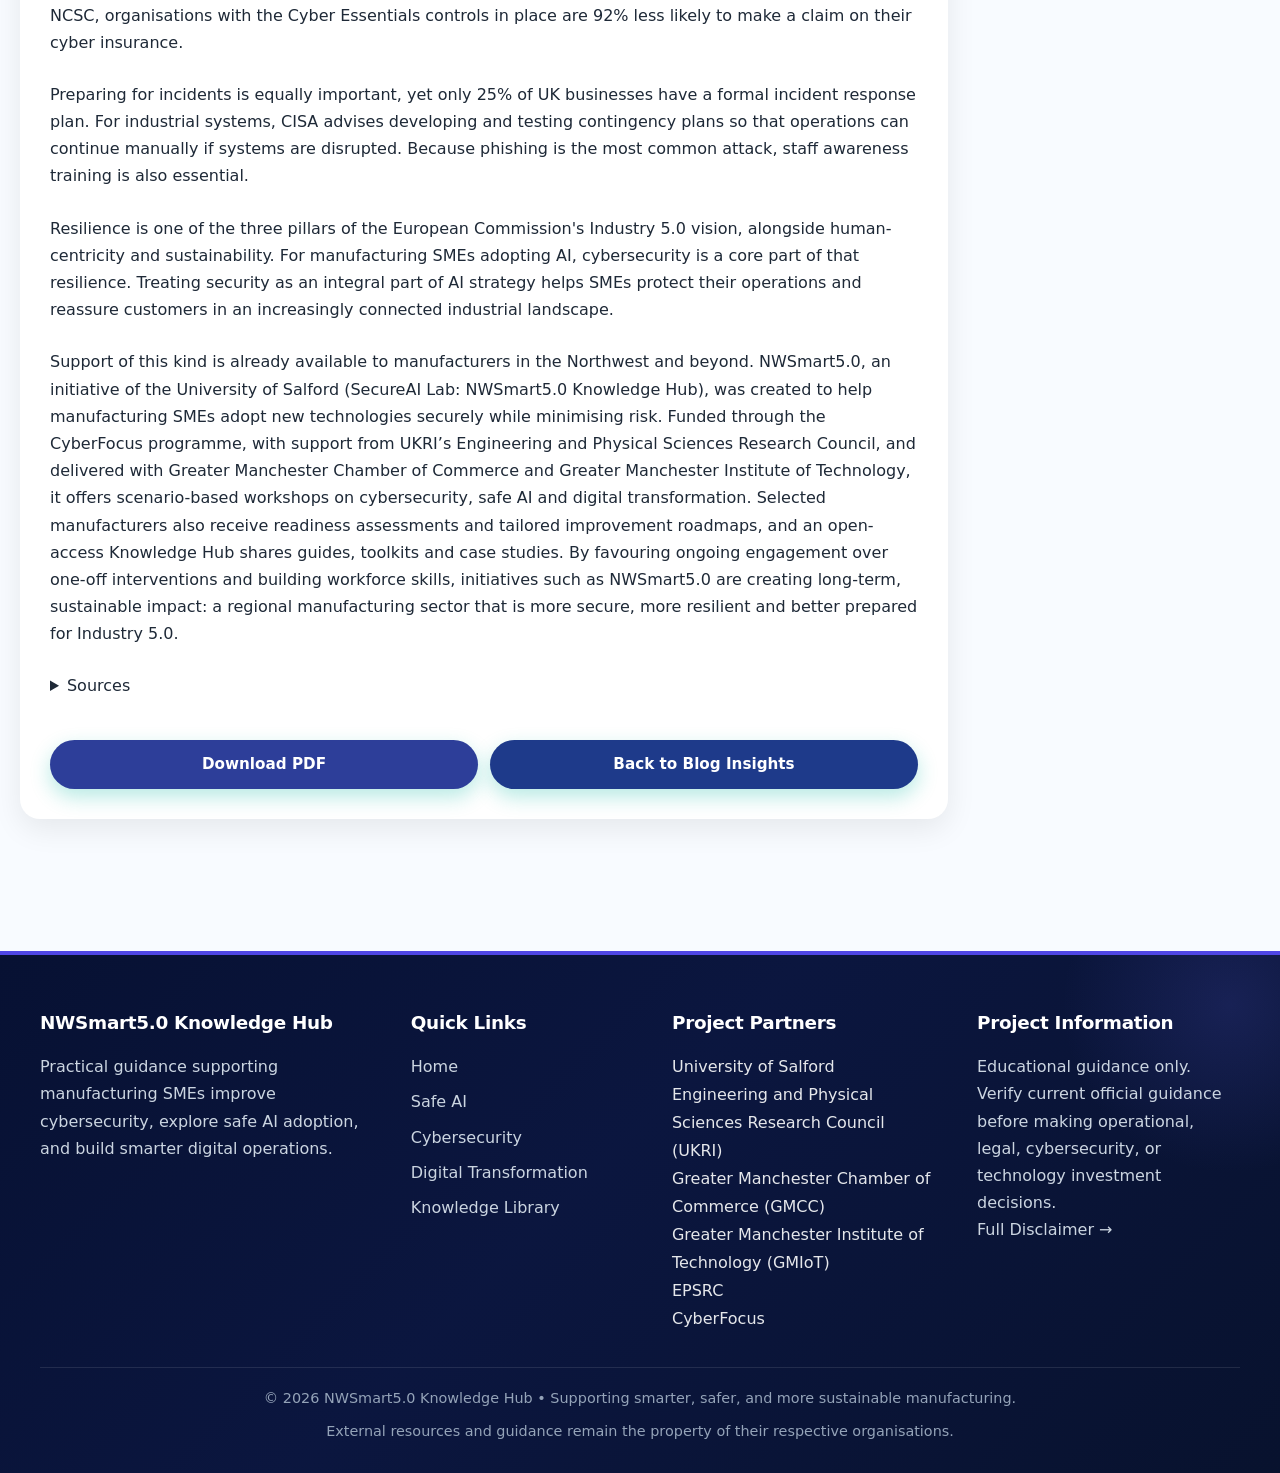
<file: blog-cybersecurity-ai-manufacturing.html>
<!DOCTYPE html>
<html lang="en">
<head>
    <meta charset="UTF-8">
    <meta name="viewport" content="width=device-width, initial-scale=1.0">
    <title>Cybersecurity Risks in AI-Driven Manufacturing | NWSmart5.0</title>
    <link rel="stylesheet" href="style.css">
    <link rel="icon" type="image/png" sizes="32x32" href="images/nwsmart5-logo.png">
</head>

<body>
    <div id="navbar"></div>


 <div class="container page-layout">
<button class="mobile-sidebar-toggle" onclick="toggleMobileSidebar()">
    ☰ Page Menu
</button>
    <div class="sidebar">
        <h3>📖 Article Navigation</h3>
        <ul class="sidebar-jump-links">
            <li><a href="#why-cybersecurity-matters">Why Cybersecurity Matters</a></li>
<li><a href="#ai-attack-surface">How AI Expands the Attack Surface</a></li>
<li><a href="#ai-specific-threats">AI-Specific Threats</a></li>
<li><a href="#real-world-impact">Real-World Impact</a></li>
<li><a href="#sme-next-steps">What SMEs Should Do Next</a></li>
<li><a href="#article-sources">Sources</a></li>
        </ul>

     <h3 style="margin-top:32px;">📥 Related Downloads</h3>
<ul>
    <li>
        <a href="Blogs/Cybersecurity-Risks-AI-Manufacturing-SMEs.pdf" download>
            Cybersecurity Article (PDF)
        </a>
    </li>
    <li>
        <a href="https://www.ncsc.gov.uk/collection/small-organisations-guide-to-cyber-security" target="_blank" rel="noopener">
            NCSC Small Business Guide
        </a>
    </li>
    <li>
        <a href="https://www.ncsc.gov.uk/collection/small-business-guidance--response-and-recovery" target="_blank" rel="noopener">
            Response & Recovery Guide
        </a>
    </li>
    <li>
        <a href="pdfs/Mitigating-malware-and-ransomware-attacks.pdf" target="_blank" rel="noopener">
            Mitigating Malware & Ransomware
        </a>
    </li>
    <li>
        <a href="Tools/cybersecurity-improvement-action-plan.docx" target="_blank" rel="noopener">
            Cybersecurity Improvement Action Plan
        </a>
    </li>
</ul>

<h3 style="margin-top:32px;">🔗 Continue Exploring</h3>
        <ul>
        <li><a href="cybersecurity.html">Cybersecurity Knowledge Hub</a></li>
<li><a href="safe-ai.html">Safe AI Knowledge Hub</a></li>
<li><a href="library.html">Knowledge Library</a></li>
<li><a href="news.html">Latest News & Updates</a></li>
        </ul>
    </div>
<div class="main-content">
    <div class="card">
    <span class="blog-tag">Cybersecurity</span>

    <h1>Cybersecurity Risks in AI-Driven Manufacturing: What SMEs Need to Know</h1>

    <p style="margin-top: 20px;">
        By Dr. Tarek Gaber (PI of the NWSmart5.0 and Senior Lecturer in Cybersecurity,
        University of Salford)
    </p>

    <h2 id="why-cybersecurity-matters" style="margin-top: 20px;">Why Cybersecurity Matters for AI-Enabled SMEs</h2>

<p style="margin-bottom: 25px !important;">
        As manufacturing SMEs adopt Artificial Intelligence (AI) to improve productivity and efficiency, their
        operations are becoming more connected. Joint guidance from the UK's National Cyber Security
        Centre (NCSC) and international partners notes that operational technology (OT) environments are
        now more interconnected than ever. That connectivity brings value, but it also creates entry points.
        The US Cybersecurity and Infrastructure Security Agency (CISA) warns that attackers are deliberately
        targeting internet-connected industrial systems, and urges operators to secure remote access to
        them. 
    </p>

    <p>
        Manufacturing has become a prime target. According to IBM's X-Force Threat Intelligence Index 2026,
        manufacturing was the most attacked industry for the fifth consecutive year, accounting for 27.7% of
        the incidents IBM's responders handled in 2025. IBM links this to the sector's central role in supply
        chains and the high value of its operational and intellectual property data. In these attacks, malware
        was the most common attacker action (45%), which IBM says indicates a focus on operational
        disruption and financial extortion. Data theft was the most common impact (40%).
    </p>

    <p>
        SMEs are not exempt simply because they are smaller. The UK government's latest survey found that
        42% of micro and 46% of small businesses identified a breach or attack in the previous 12 months.
        Smaller firms are also exposed through their place in supply chains. The NCSC notes that small
        suppliers with little security budget can still be a critical part of a larger supply chain. When a large
        manufacturer is hit, the impact flows down the chain: after the 2025 attack on Jaguar Land Rover,
        some suppliers paused or scaled back production, and some feared bankruptcy.
    </p>

    <h2 id="ai-attack-surface" style="margin-top: 20px;">How AI Expands the Attack Surface</h2>

    <p>
        AI systems depend on data, connectivity, and integration. Predictive maintenance relies on Industrial
        Internet of Things (IIoT) sensors, quality control on networked cameras, and production scheduling on
        data flowing between machines, enterprise systems, and cloud platforms. As Control Engineering
        explains, moving industrial sensors and data systems onto IP networks, and in some cases into the
        cloud, has exposed OT to a much broader range of modern cyber threats.
    </p>

    <p>
        In the past, many factory systems operated in isolation from IT networks and the internet. The NCSC-
        led guidance points out that many OT environments still depend on older technology that was never
        built for modern connectivity or security. Connecting such equipment to modern AI platforms
        therefore exposes it to new risks. Weak credentials are a common problem: CISA reports that recently
        targeted industrial systems used default or easily guessable passwords.
    </p>

    <p>
        IBM's research also found that exploitation of public-facing applications was the most common way
        attackers breached manufacturing organisations (32%), followed by valid accounts (16%) and external
        remote services (11%). Across all sectors, Verizon's 2026 Data Breach Investigations Report likewise
        found that vulnerability exploitation has overtaken stolen credentials as the leading way into breached
        organisations. For industrial systems, CISA advises removing OT connections to the public internet and
        securing remote access.
    </p>

    <h2 id="ai-specific-threats" style="margin-top: 20px;">AI-Specific Threats SMEs Should Understand</h2>

    <p>
        Beyond traditional cyber threats, AI systems face attacks of their own. The US National Institute of
        Standards and Technology (NIST) has published a taxonomy of attacks on AI systems and warns that
        attackers are already exploiting the way AI can fail when fed untrustworthy data. The main categories
        relevant to SMEs are:
    </p>

   <ul class="threat-list">
        <li>
            <strong>Data poisoning:</strong> NIST describes poisoning as introducing corrupted data during an AI model's
            training. In a factory, a poisoned model could, for example, overlook warning signs of machine
            failure or accept defective products.
        </li>
        <li>
            <strong>Evasion (model manipulation):</strong> These attacks alter the inputs a deployed AI system receives
            in order to change how it responds. For computer vision or anomaly detection, this could
            mean missed defects or missed alerts.
        </li>
        <li>
            <strong>Data leakage:</strong> NIST also describes privacy attacks that try to extract sensitive information
            about an AI system or its training data. Everyday use is a risk too: Verizon found that regular
            employee use of AI tools on work devices rose from 15% to 45% in a year, and that unapproved
            “shadow AI” is now the third most common source of non-malicious data leakage. Company
            source code was the data most often submitted to external AI tools.
        </li>
        <li>
            <strong>AI-powered attacks:</strong> The NCSC reports that threat actors are already using AI to improve
            reconnaissance, phishing, and coding, and assesses that AI will almost certainly increase the
            volume and impact of cyber attacks.
        </li>
    </ul>

    <p>
        The UK Government's Cyber Security Breaches Survey 2025/2026 highlights the preparedness gap. It
        found that 43% of UK businesses identified a cyber breach or attack in the previous 12 months. It also
        found that 31% of businesses are using, adopting, or considering AI, but only 24% of those have cyber
        security measures in place to manage the associated risks.
    </p>

    <h2 id="real-world-impact" style="margin-top: 20px;">Real-World Impact on Manufacturing Operations</h2>

    <p>
        The consequences of a cyber attack in manufacturing extend beyond IT disruption. The NCSC notes
        that OT priorities are safety, reliability, and availability, because OT failures can have physical
        consequences. The cyber attack on Jaguar Land Rover (JLR) in 2025 showed how far the damage can
        spread: production stopped for around five weeks from 1 September. The Cyber Monitoring Centre
        estimated the cost to the UK economy at around £1.9 billion, with around 5,000 organisations affected
        and most of the impact coming from lost output at JLR and its suppliers.
    </p>

    <p>
        The financial impact on businesses is growing. In the UK survey, the share of breached businesses
        reporting a loss of revenue or share value rose from 2% to 5%. Phishing remains the most common
        type of attack, reported by 38% of UK businesses, and 69% of affected businesses rated it the most
        disruptive. That is a reminder that cybersecurity depends on people and processes as well as
        technology.
    </p>

    <h2 id="sme-next-steps" style="margin-top: 20px;">What SMEs Should Do Next</h2>

 <p style="margin-bottom: 25px !important;">
        Practical help is available without an enterprise-sized budget. The NCSC publishes a free Small
        organisations guide to cyber security, and it has also published Guidelines for secure AI system
        development on building security into AI systems.
    </p>

  <p style="margin-bottom: 25px !important;">
        A sensible first step is to map what is connected: which machines, sensors, and AI platforms exchange
        data, and where that data is stored. The NCSC-led guidance stresses the need for an up-to-date,
        definitive view of your OT architecture. CISA's primary mitigations for OT then cover the basics:
        remove OT connections to the public internet, change default passwords, secure remote access with
        multi-factor authentication, separate IT and OT networks, and keep the ability to run operations
        manually.
    </p>

   <p style="margin-bottom: 25px !important;">
        When selecting AI vendors and other suppliers, the NCSC's Supplier assurance questions offer a ready-
        made set of basic security questions to ask. The government-backed Cyber Essentials scheme certifies
        five technical controls designed to guard against the most common internet-based threats. According
        to the NCSC, organisations with the Cyber Essentials controls in place are 92% less likely to make a
        claim on their cyber insurance.
    </p>

 <p style="margin-bottom: 25px !important;">
        Preparing for incidents is equally important, yet only 25% of UK businesses have a formal incident
        response plan. For industrial systems, CISA advises developing and testing contingency plans so that
        operations can continue manually if systems are disrupted. Because phishing is the most common
        attack, staff awareness training is also essential.
    </p>

     <p style="margin-bottom: 25px !important;">
        Resilience is one of the three pillars of the European Commission's Industry 5.0 vision, alongside
        human-centricity and sustainability. For manufacturing SMEs adopting AI, cybersecurity is a core part
        of that resilience. Treating security as an integral part of AI strategy helps SMEs protect their
        operations and reassure customers in an increasingly connected industrial landscape.
    </p>

  <p style="margin-bottom: 25px !important;">
        Support of this kind is already available to manufacturers in the Northwest and beyond. NWSmart5.0,
        an initiative of the University of Salford (SecureAI Lab: NWSmart5.0 Knowledge Hub), was created to
        help manufacturing SMEs adopt new technologies securely while minimising risk. Funded through the
        CyberFocus programme, with support from UKRI’s Engineering and Physical Sciences Research
        Council, and delivered with Greater Manchester Chamber of Commerce and Greater Manchester
        Institute of Technology, it offers scenario-based workshops on cybersecurity, safe AI and digital
        transformation. Selected manufacturers also receive readiness assessments and tailored
        improvement roadmaps, and an open-access Knowledge Hub shares guides, toolkits and case studies.
        By favouring ongoing engagement over one-off interventions and building workforce skills, initiatives
        such as NWSmart5.0 are creating long-term, sustainable impact: a regional manufacturing sector that
        is more secure, more resilient and better prepared for Industry 5.0.
    </p>

   <details id="article-sources" class="sources-dropdown">

    <summary>Sources</summary>

    <ol>
        <li>IBM X-Force Threat Intelligence Index 2026</li>
        <li>GOV.UK Cyber Security Breaches Survey 2025/2026</li>
        <li>NI Business Info survey summary</li>
        <li>ITPro survey coverage</li>
        <li>National Cyber Security Centre (NCSC)</li>
        <li>CISA: Primary mitigations to reduce cyber threats to OT</li>
        <li>National Institute of Standards and Technology (NIST)</li>
        <li>Healthcare Innovation: Verizon DBIR 2026 coverage</li>
        <li>Data Privacy + Cybersecurity Insider: Shadow AI and source code</li>
        <li>Control Engineering: Legacy OT cybersecurity</li>
        <li>City AM: JLR £1.9bn cyber attack</li>
        <li>Prolific North: Cyber Monitoring Centre report</li>
        <li>Transport Topics: JLR suppliers</li>
        <li>TechCrunch via Yahoo Finance: JLR shutdown</li>
        <li>National Business Crime Centre: Cyber Essentials</li>
        <li>Springer: Industry 5.0 pillars</li>
        <li>University of Salford Centre for Sustainable Innovation: NWSmart5.0</li>
        <li>Greater Manchester Chamber of Commerce: NWSmart5.0 workshop</li>
        <li>NWSmart5.0 Knowledge Hub</li>
    </ol>

</details>

    <div class="blog-actions" style="margin-top: 40px;">
        <a href="Blogs/Cybersecurity-Risks-AI-Manufacturing-SMEs.pdf"
           download
           class="button-primary">
            Download PDF
        </a>

        <a href="index.html#blog-insights"
           class="button-primary blog-download-btn">
            Back to Blog Insights
        </a>
    </div>
</div> 

        </div>
    </div>

    <footer class="footer home-footer">
        <div class="footer-grid">

            <div>
                <h3>NWSmart5.0 Knowledge Hub</h3>
                <p>Practical guidance supporting manufacturing SMEs improve cybersecurity, explore safe AI adoption, and build smarter digital operations.</p>
            </div>

            <div>
                <h3>Quick Links</h3>
                <a href="index.html">Home</a>
                <a href="safe-ai.html">Safe AI</a>
                <a href="cybersecurity.html">Cybersecurity</a>
                <a href="digital.html">Digital Transformation</a>
                <a href="library.html">Knowledge Library</a>
            </div>

            <div>
                <h3>Project Partners</h3>
                <ul class="footer-partners">
                    <li>University of Salford</li>
                    <li>Engineering and Physical Sciences Research Council (UKRI)</li>
                    <li>Greater Manchester Chamber of Commerce (GMCC)</li>
                    <li>Greater Manchester Institute of Technology (GMIoT)</li>
                    <li>EPSRC</li>
                    <li>CyberFocus</li>
                </ul>
            </div>

            <div>
                <h3>Project Information</h3>
                <p>
                    Educational guidance only. Verify current official guidance before making operational, legal, cybersecurity, or technology investment decisions.
                </p>
                <a href="disclaimer.html" class="footer-disclaimer-link">
                    Full Disclaimer →
                </a>
            </div>

        </div>

        <div class="footer-bottom">
            <p>© 2026 NWSmart5.0 Knowledge Hub • Supporting smarter, safer, and more sustainable manufacturing.</p>
            <p>External resources and guidance remain the property of their respective organisations.</p>
        </div>
    </footer>

    <script>
        fetch('navbar.html')
            .then(response => response.text())
            .then(data => {
                document.getElementById('navbar').innerHTML = data;
            });

        function toggleMobileNav() {
            const nav = document.querySelector("nav");
            if (nav) {
                nav.classList.toggle("mobile-nav-open");
            }
        }
        function toggleMobileSidebar() {
    const sidebar = document.querySelector('.sidebar');
    if (sidebar) {
        sidebar.classList.toggle('mobile-open');
    }
}
    </script>
</body>
</html>
</file>
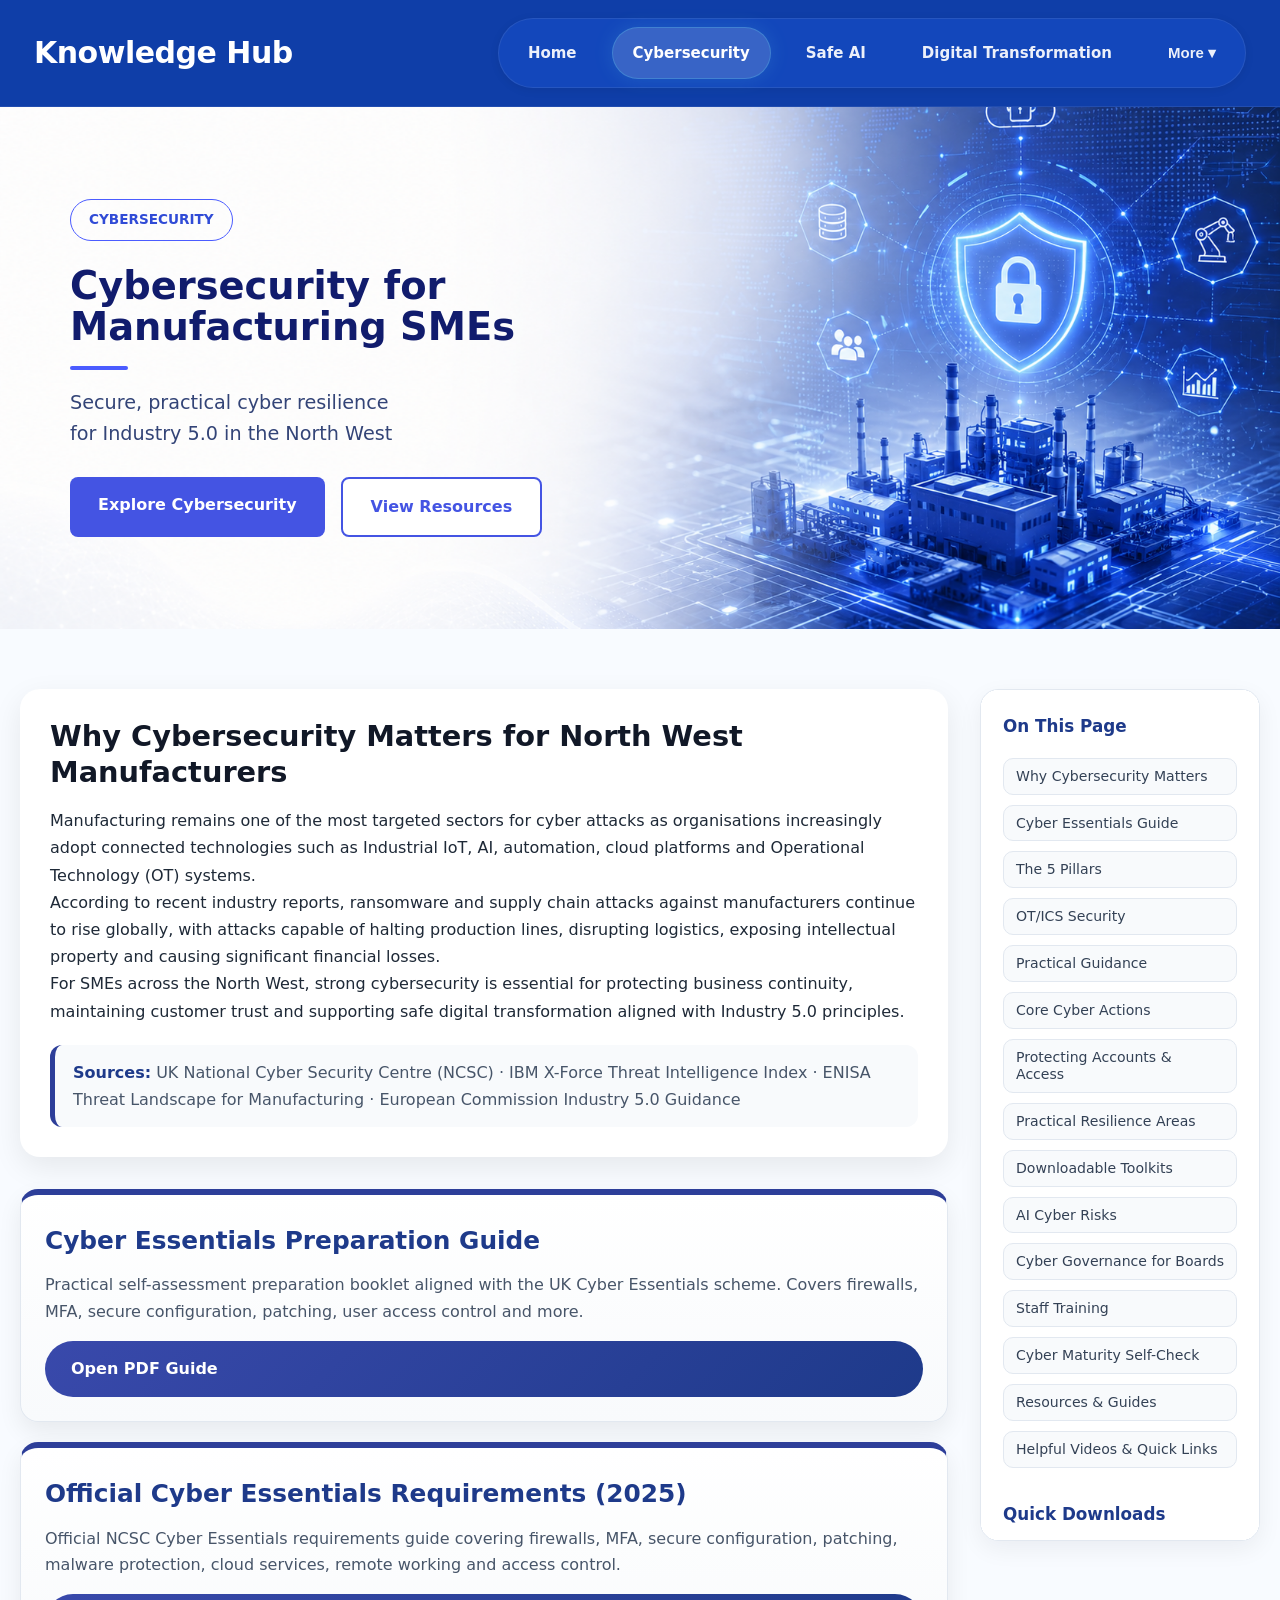
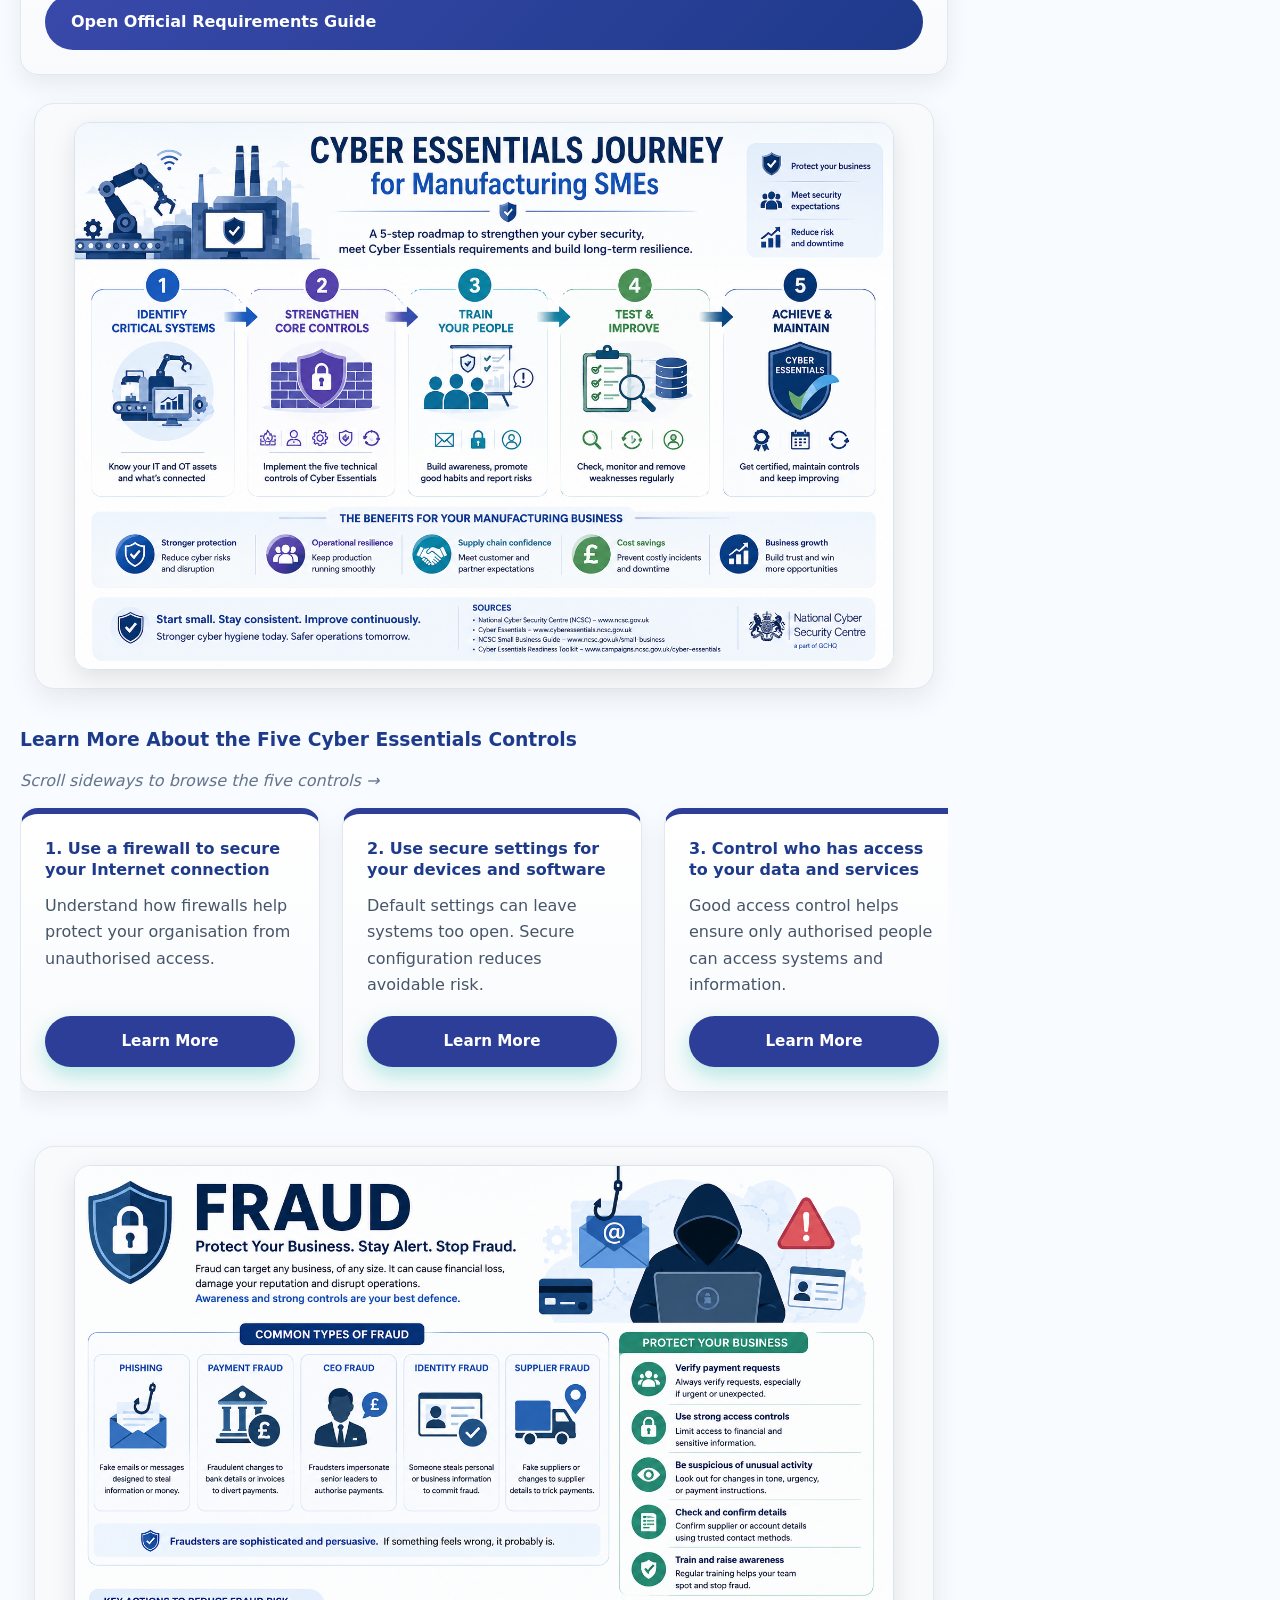
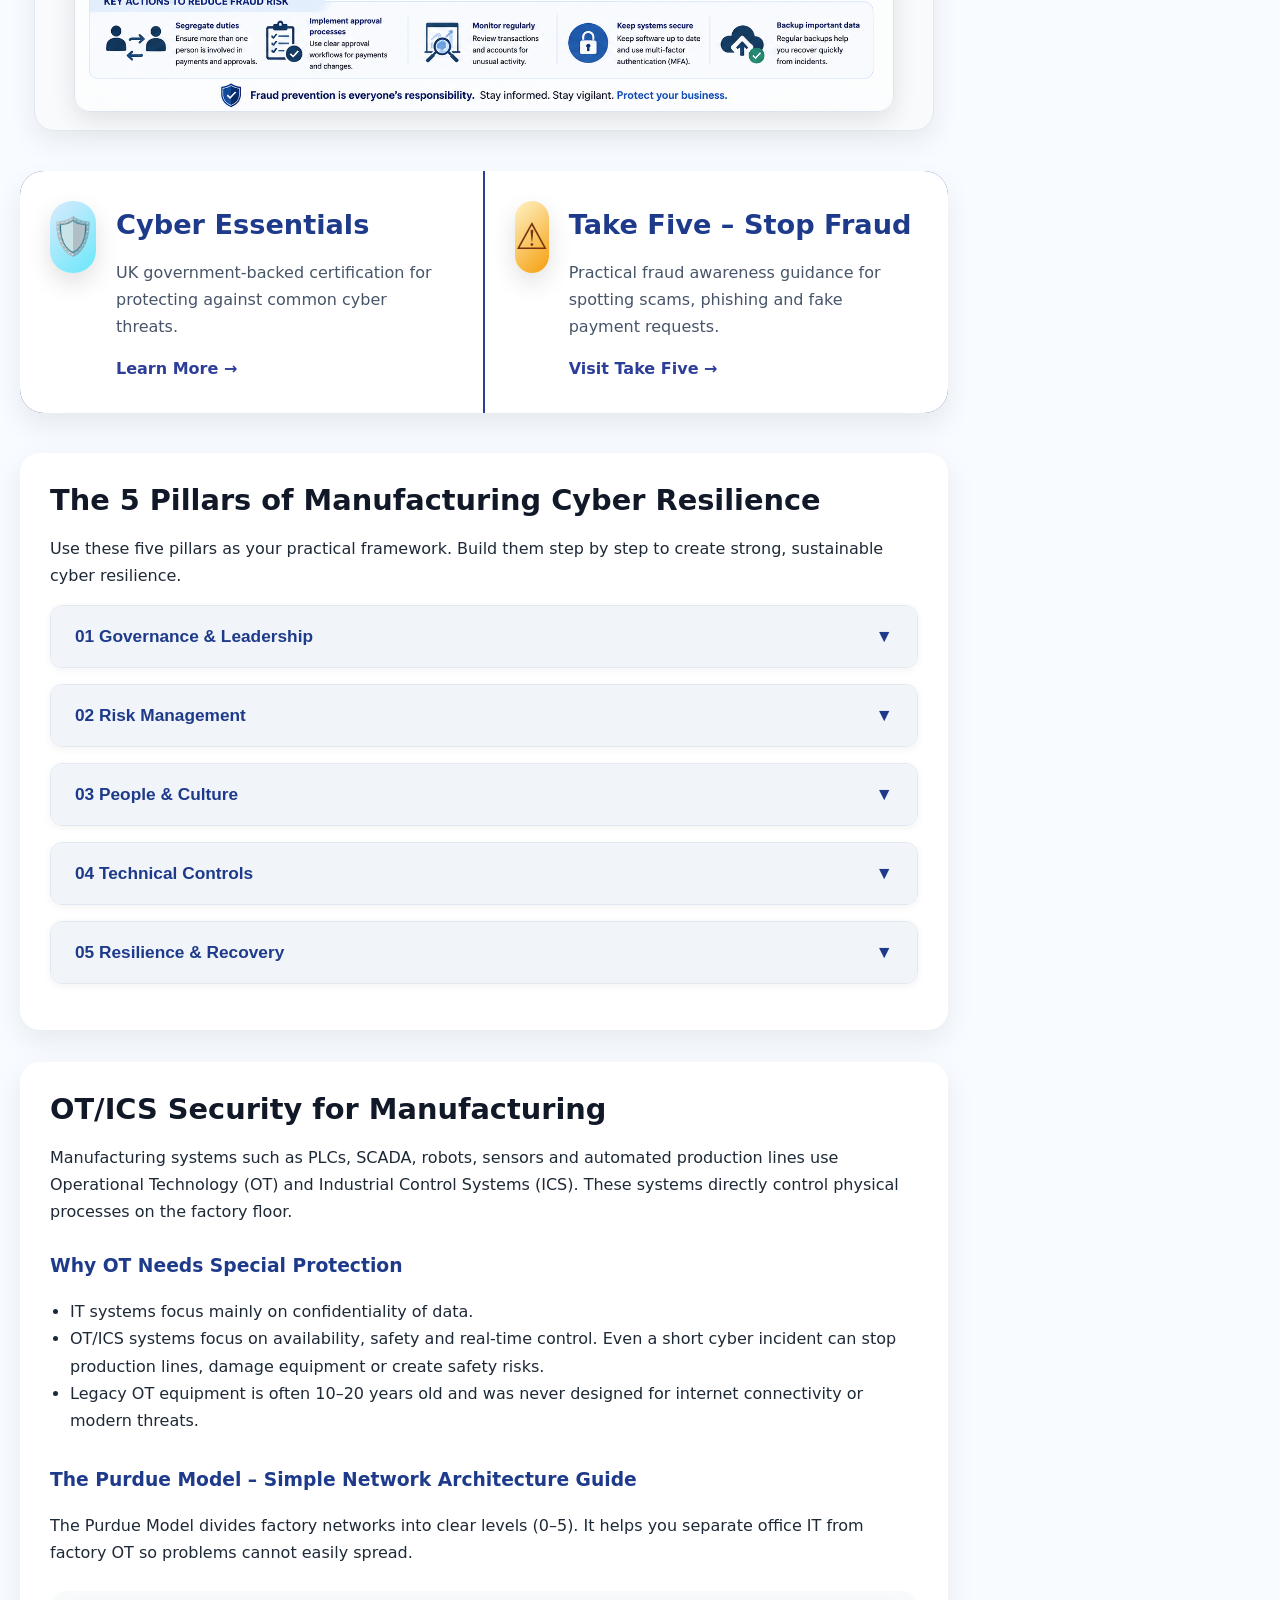
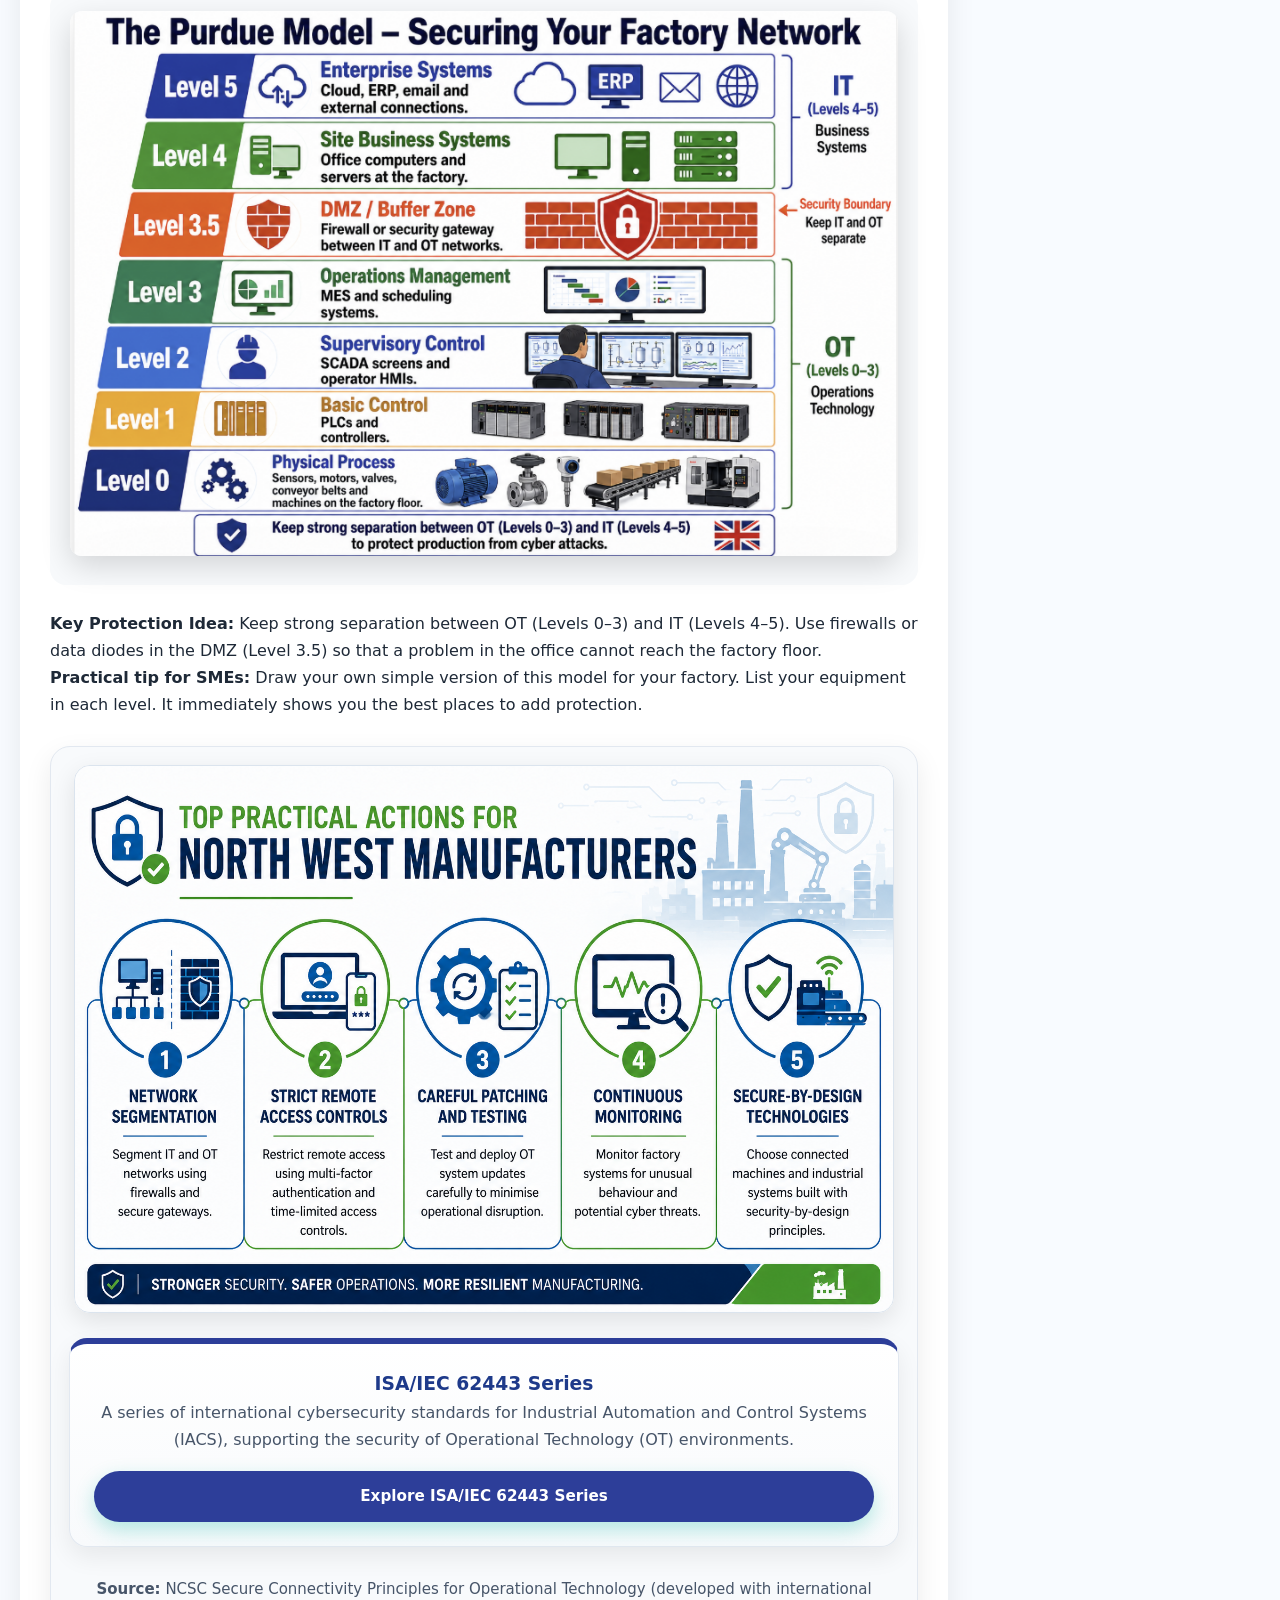
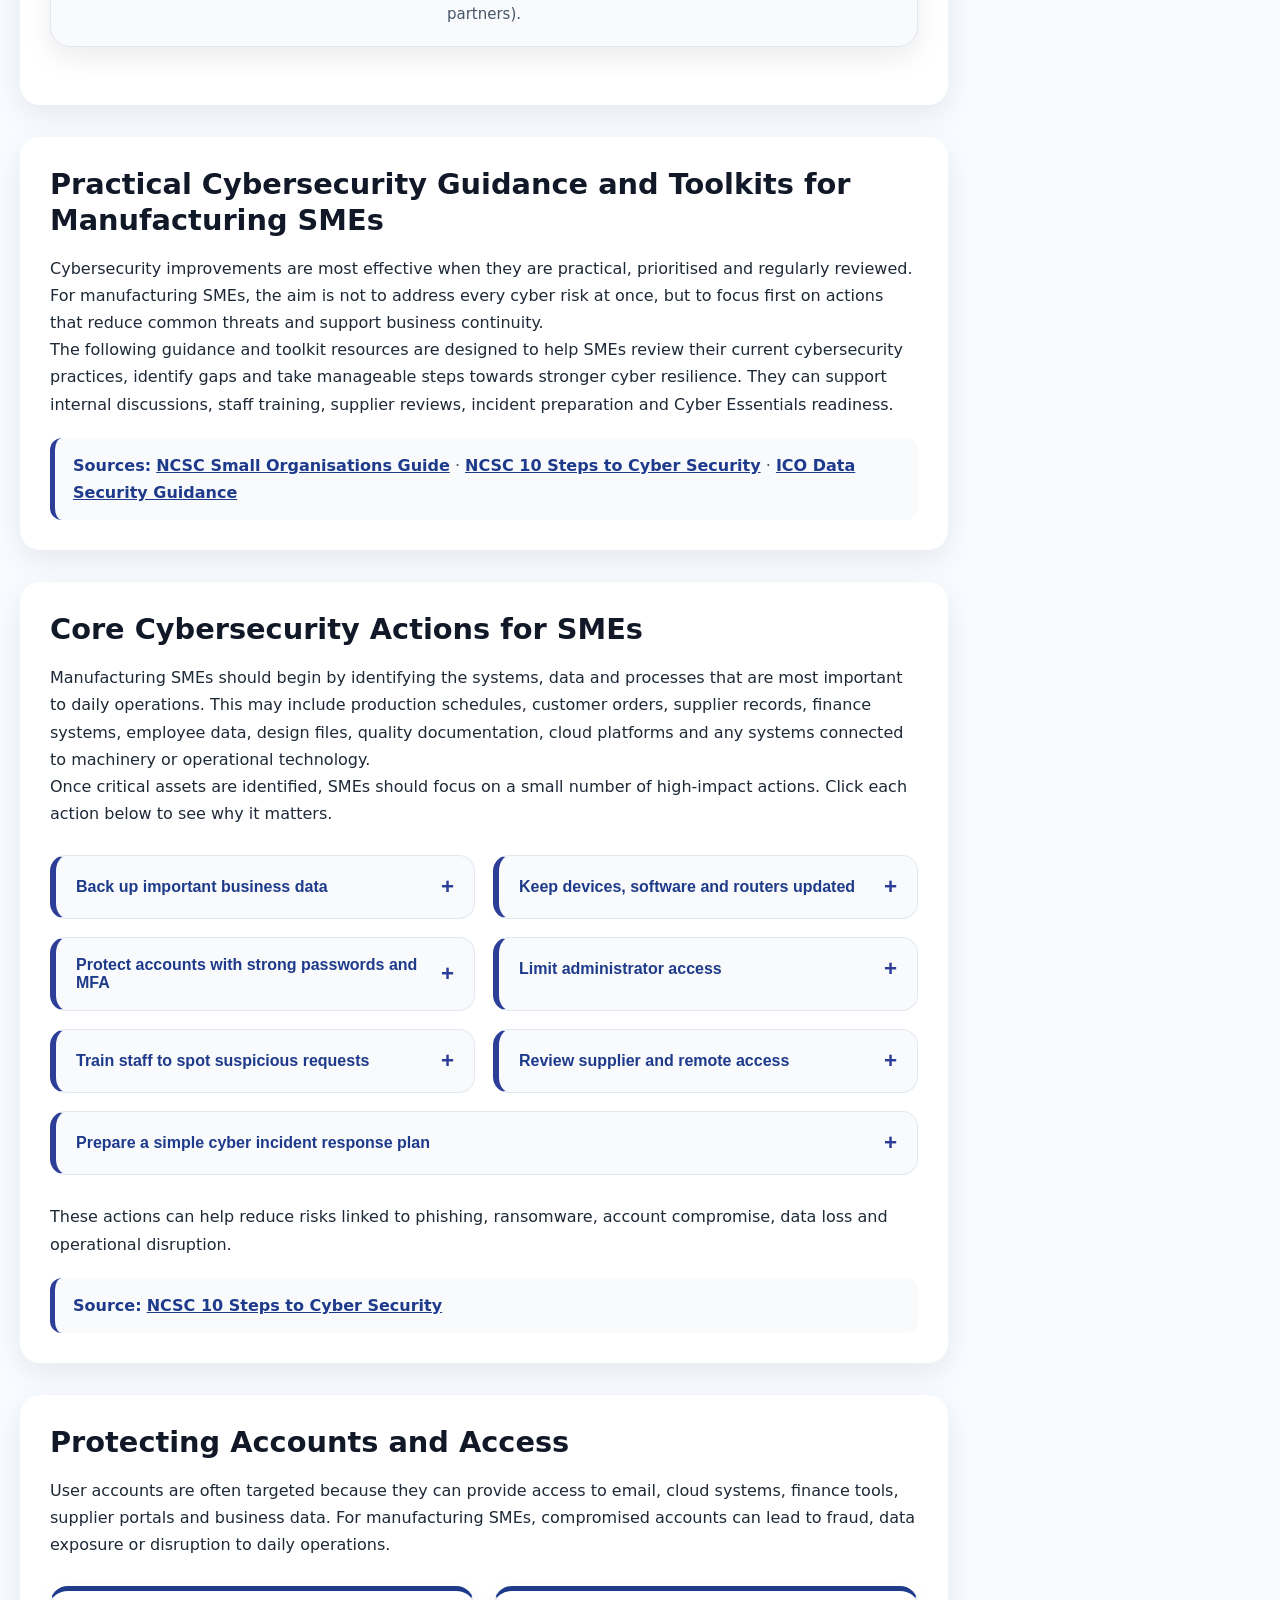
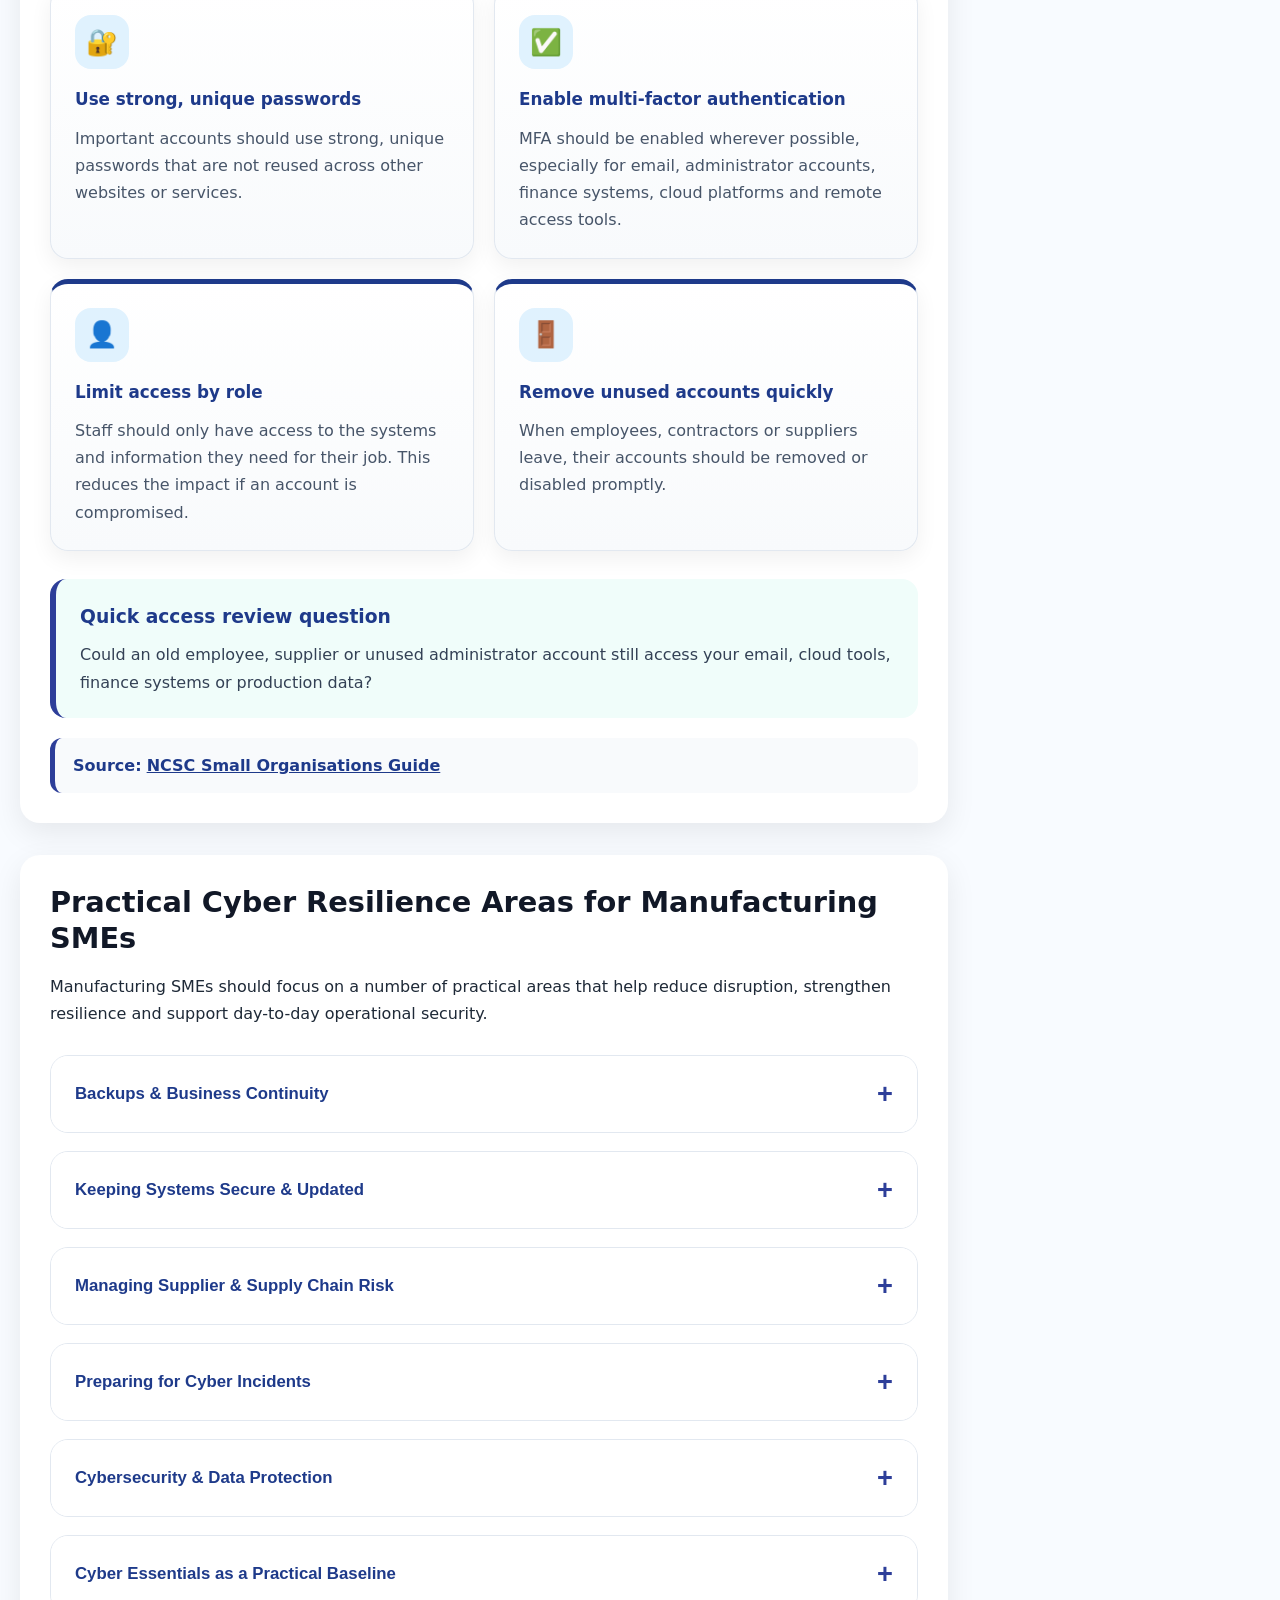
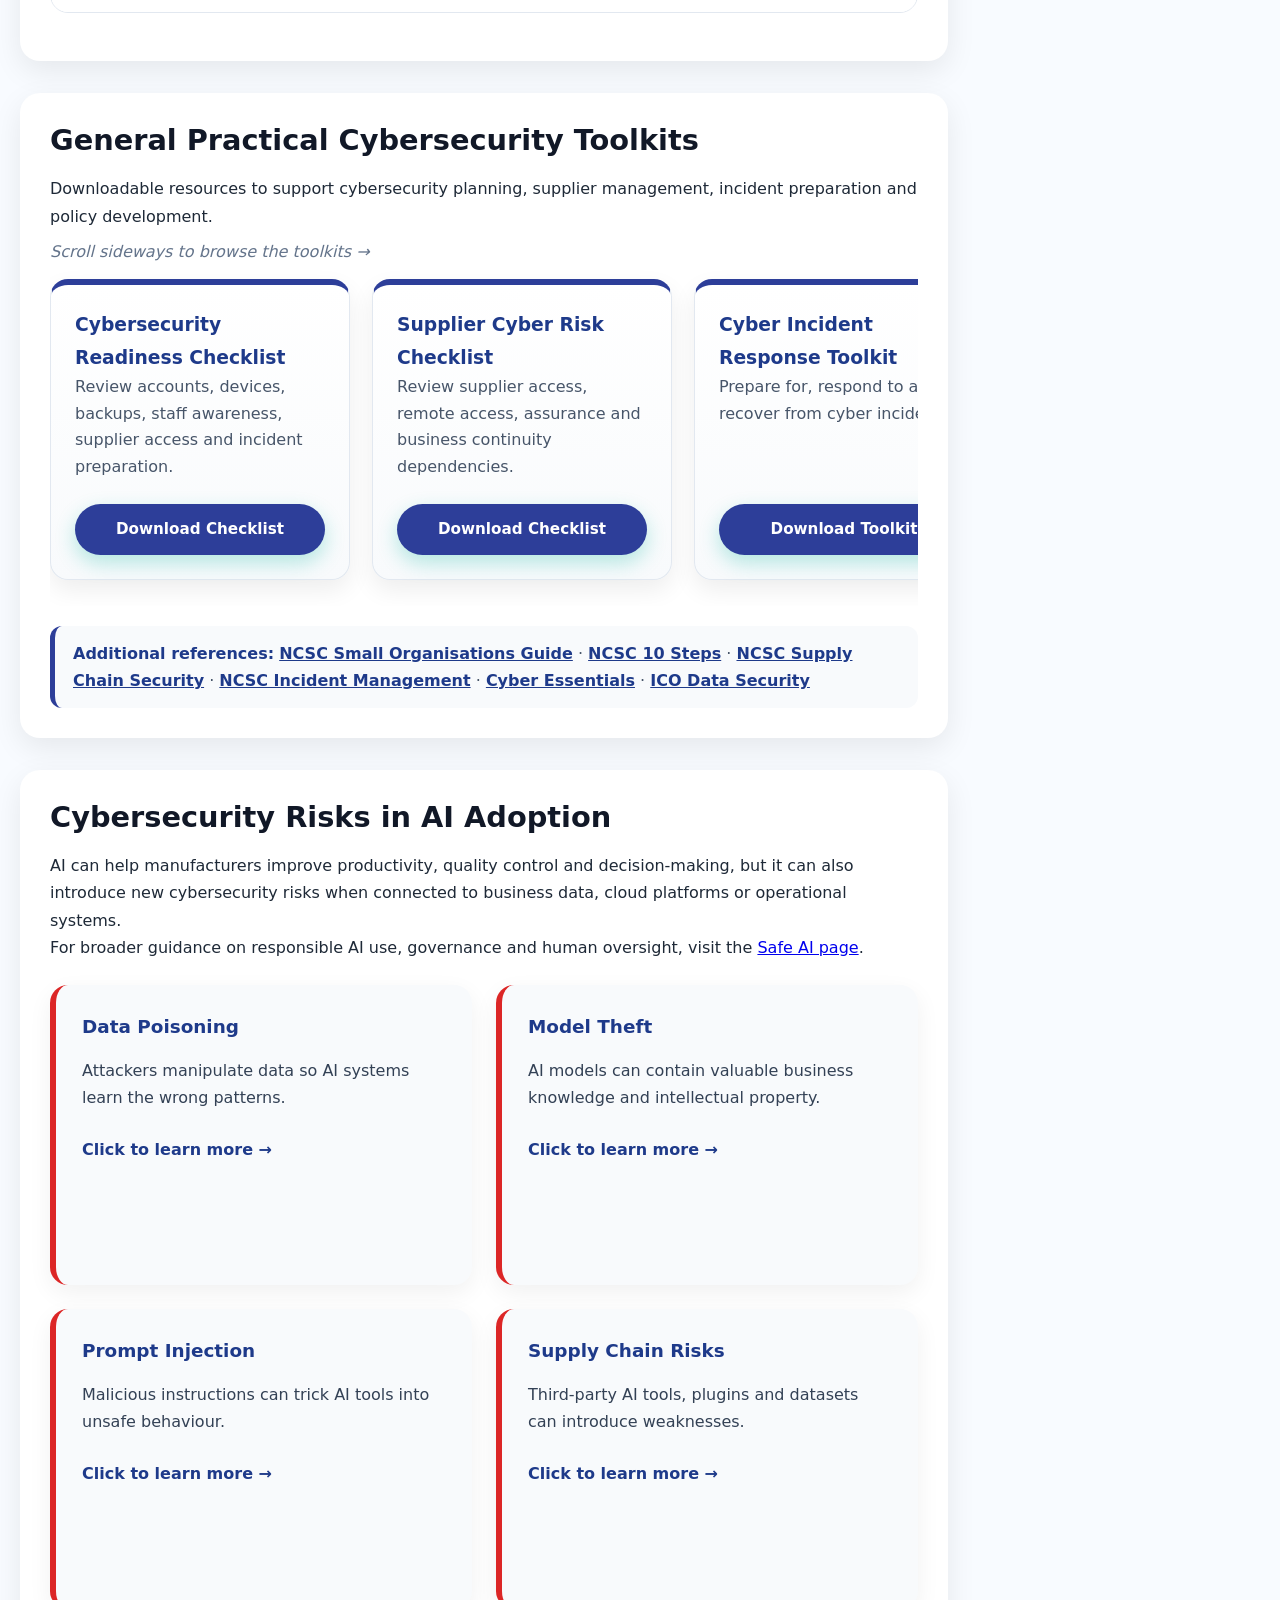
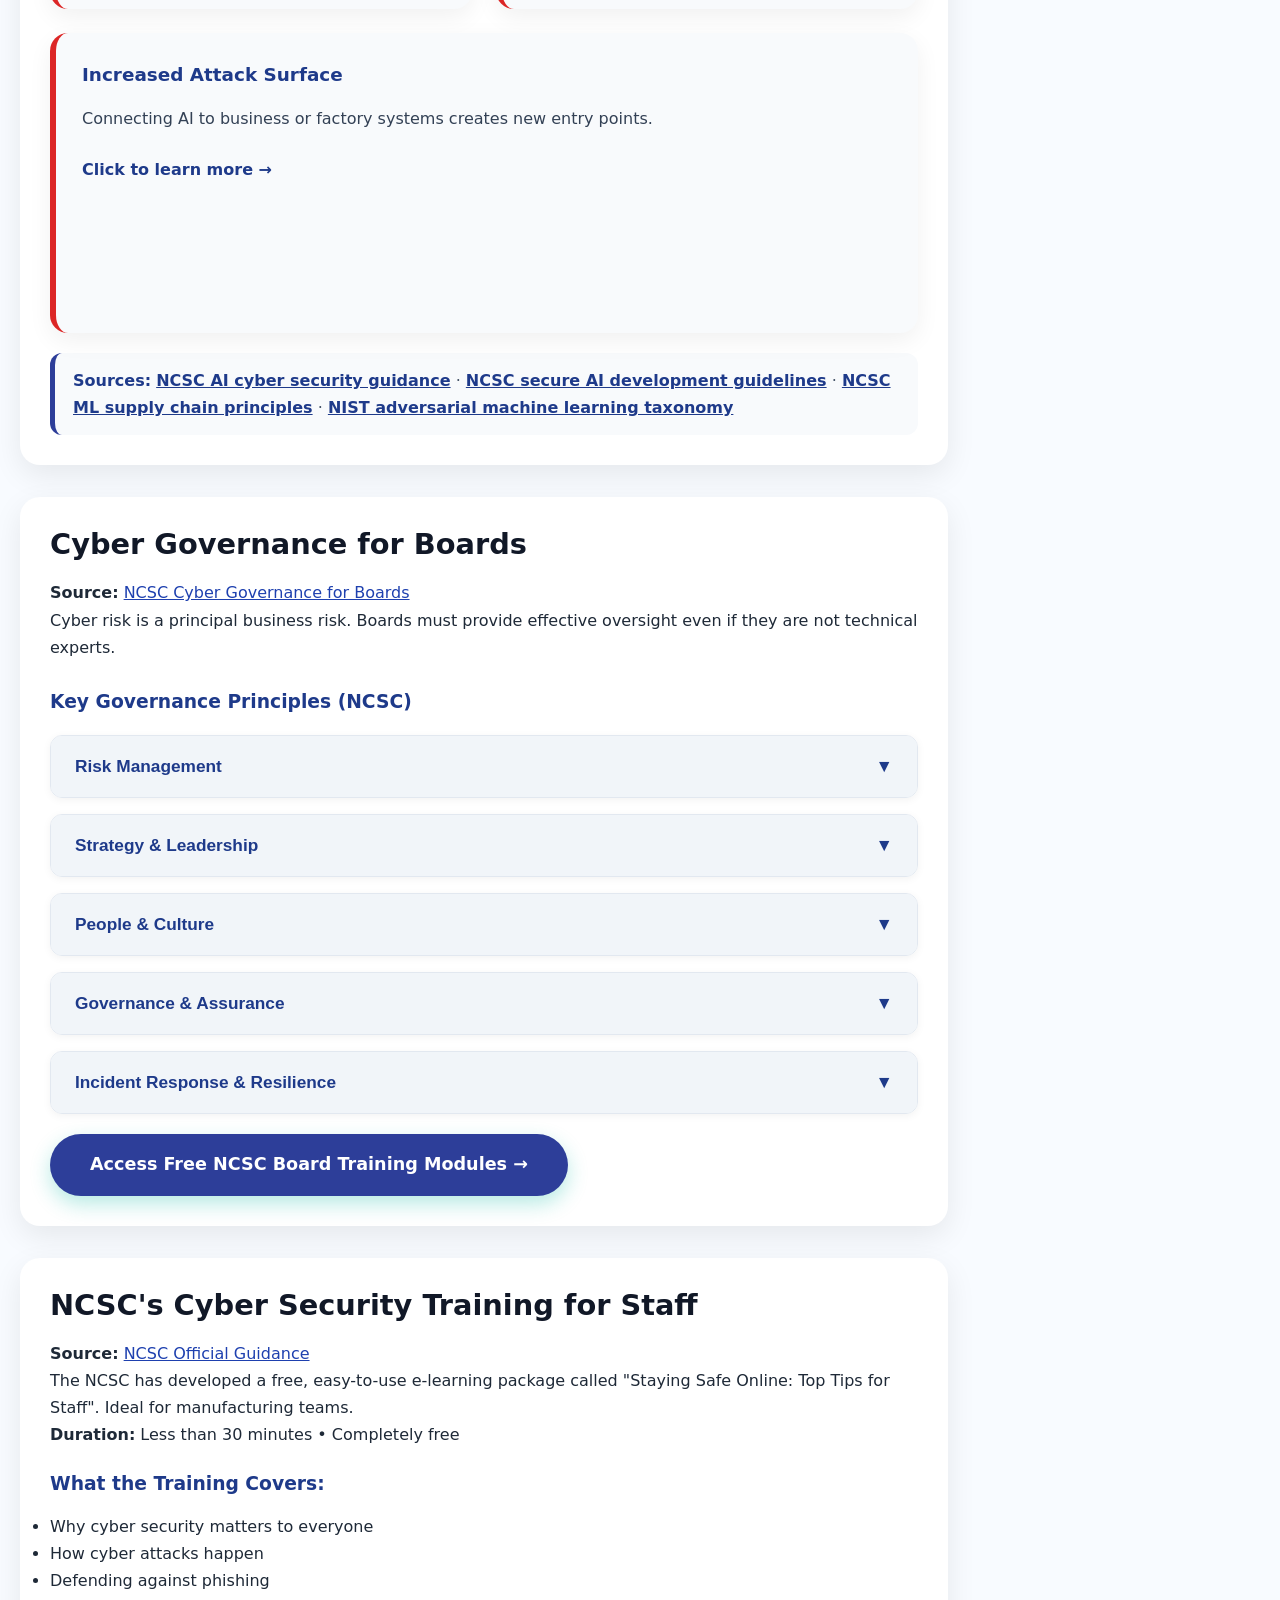
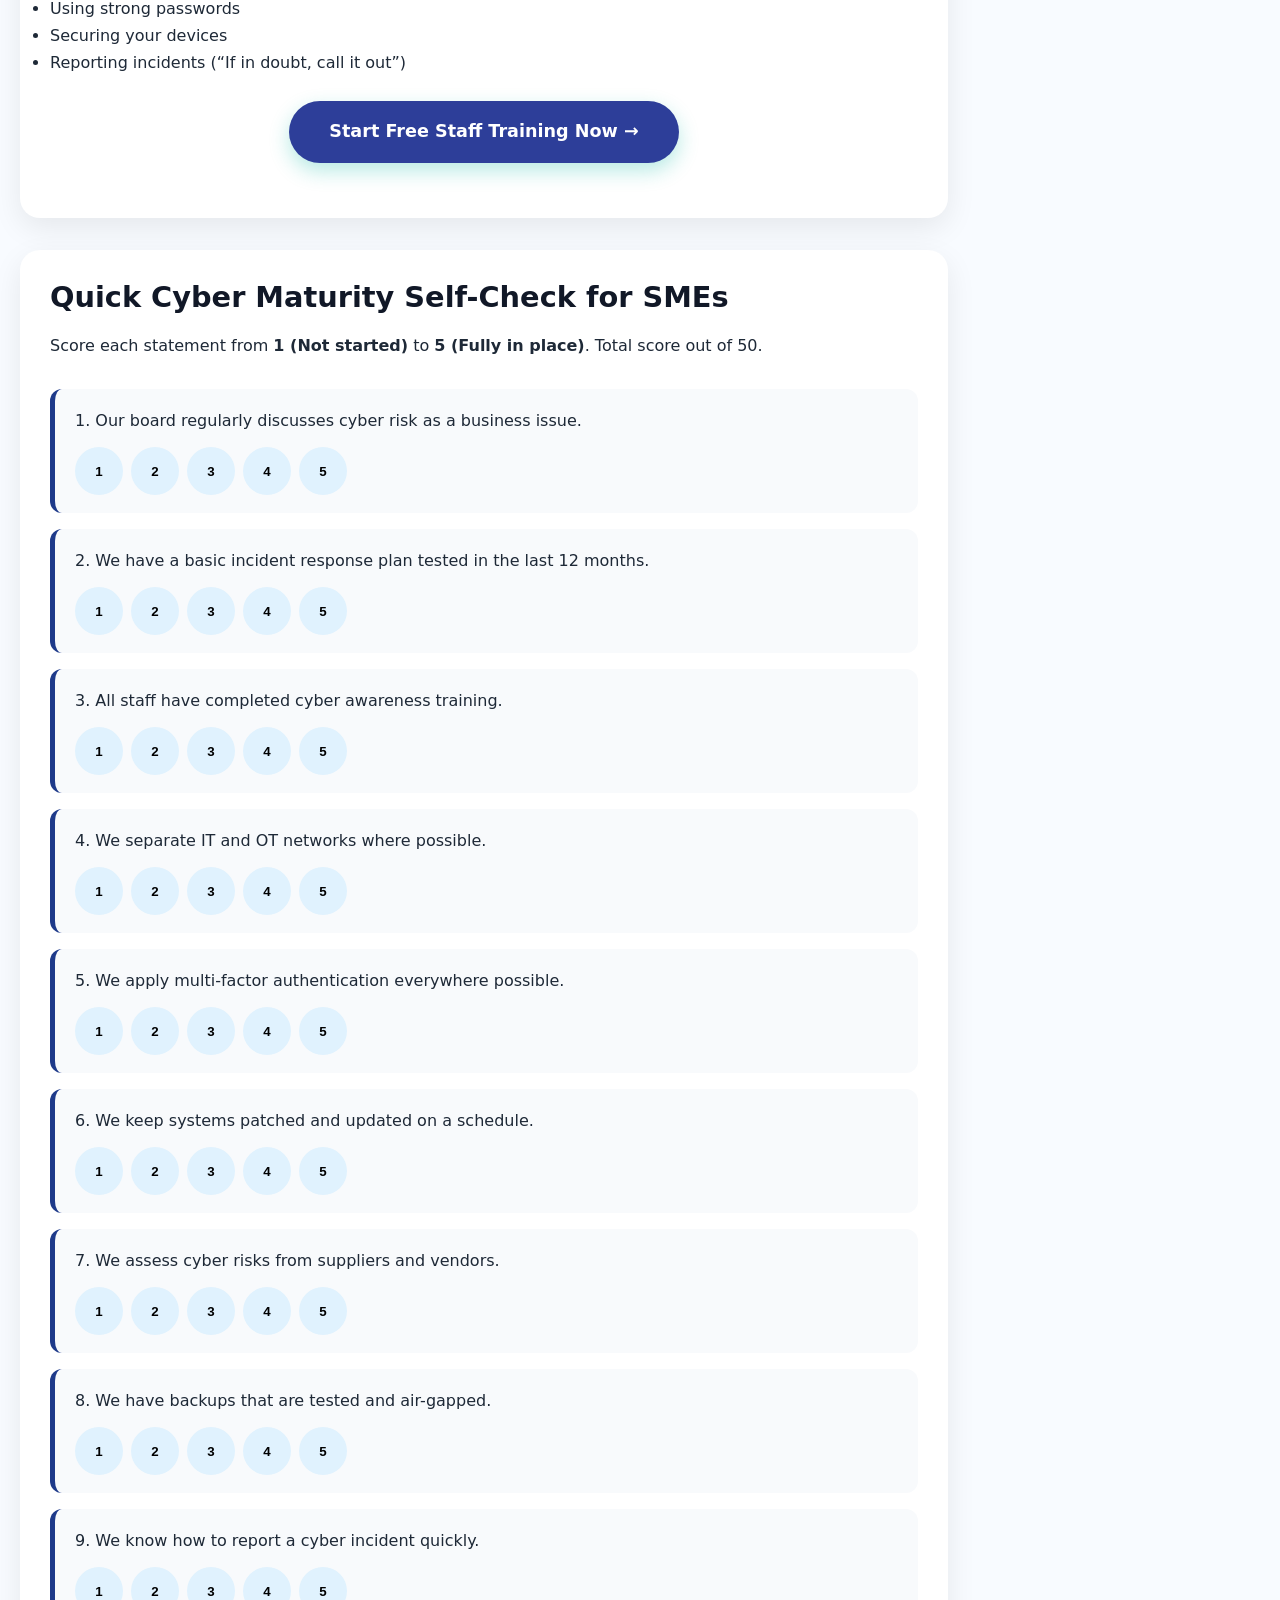
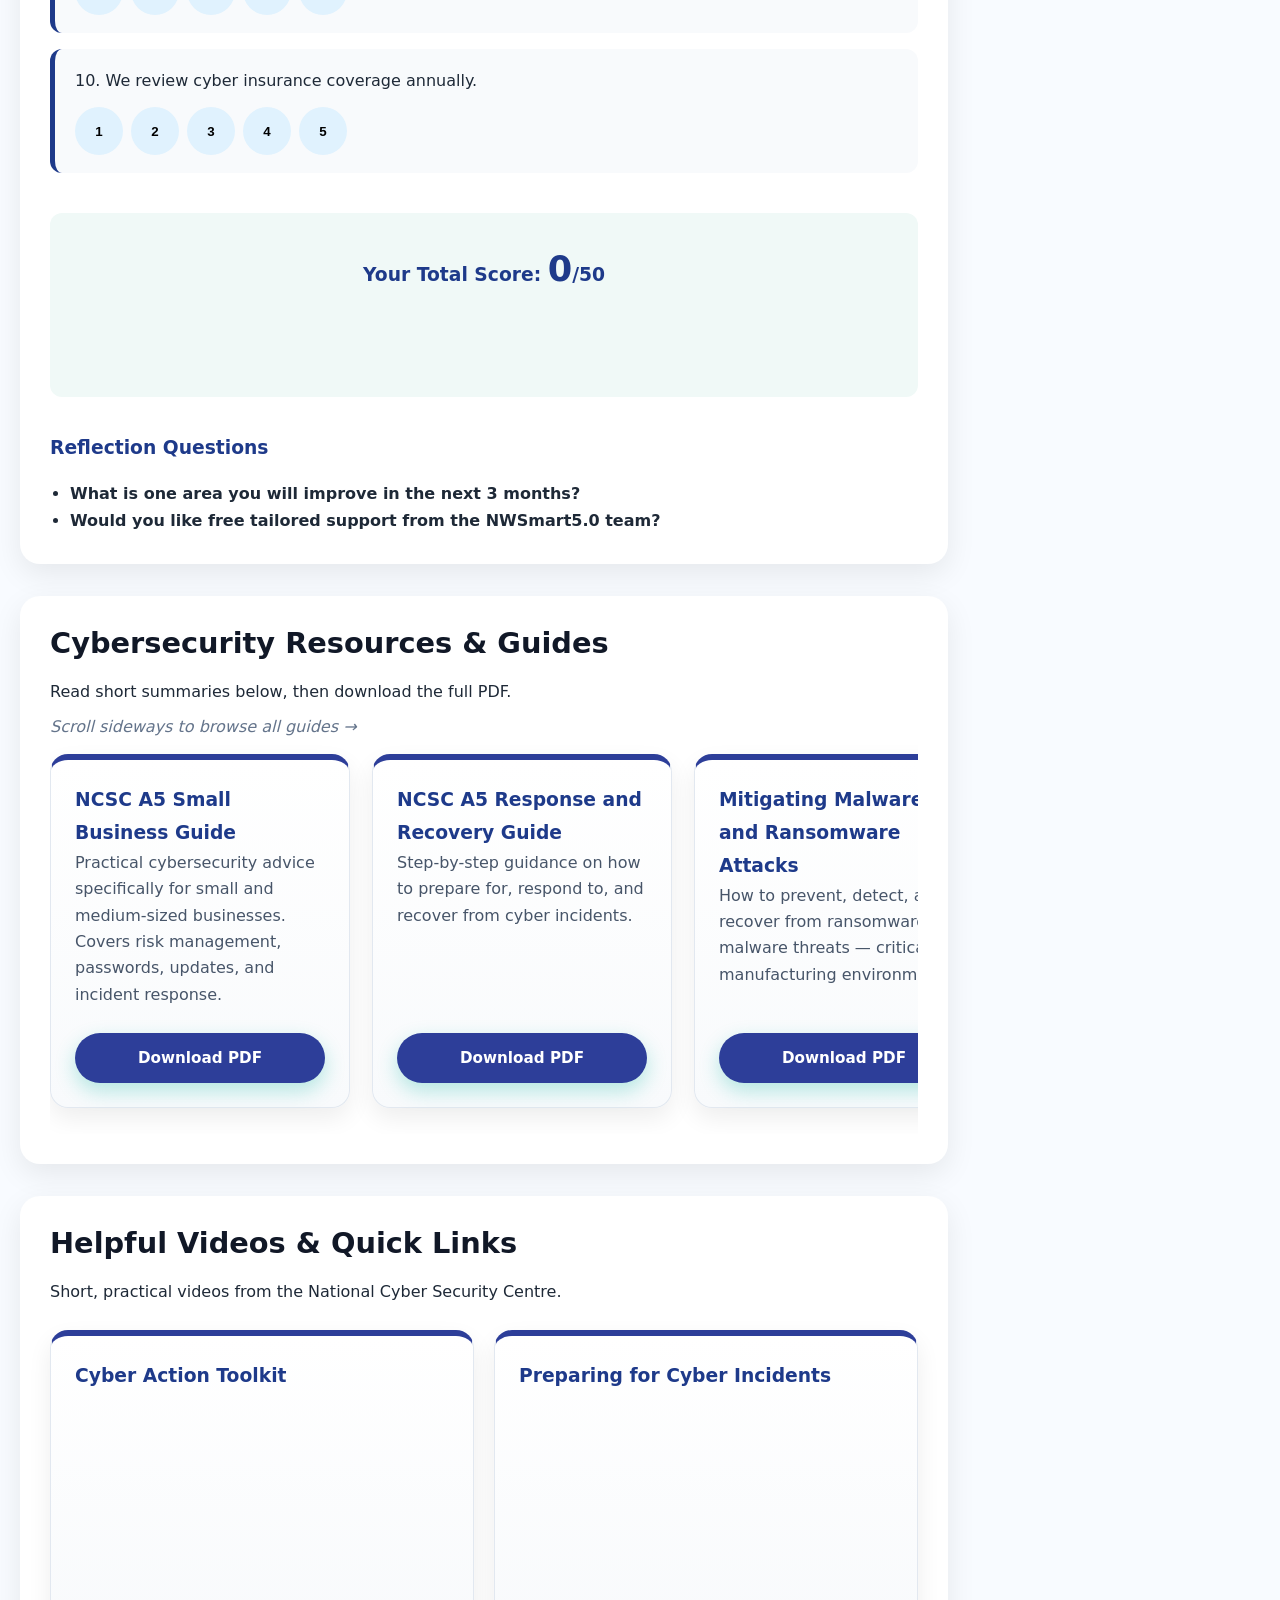
<file: cybersecurity.html>
<!DOCTYPE html>
<html lang="en">
<head>
    <meta charset="UTF-8">
    <meta name="viewport" content="width=device-width, initial-scale=1.0">
    <title>Cybersecurity | NWSmart5.0 Knowledge Hub</title>
    <link rel="stylesheet" href="style.css">
    <link rel="icon" type="image/png" sizes="32x32" href="images/nwsmart5-logo.png">
    <!-- Google Analytics -->
    <script async src="https://www.googletagmanager.com/gtag/js?id=G-LHEP92H7P6"></script>
    <script>
        window.dataLayer = window.dataLayer || [];
        function gtag(){dataLayer.push(arguments);}
        gtag('js', new Date());
        gtag('config', 'G-LHEP92H7P6');
    </script>
</head>
<body>
<div id="navbar"></div>
    <button class="mobile-sidebar-toggle" onclick="toggleMobileSidebar()">
    ☰ Page Menu
</button>
  <section class="cyber-landing">
    <div class="cyber-hero-content">
        <span class="cyber-pill">CYBERSECURITY</span>

        <h2>Cybersecurity for<br>Manufacturing SMEs</h2>

        <div class="cyber-line"></div>

        <p>Secure, practical cyber resilience<br>for Industry 5.0 in the North West</p>

        <div class="cyber-buttons">
            <a href="#why-cybersecurity" class="cyber-btn primary">Explore Cybersecurity</a>
            <a href="#resources-guides" class="cyber-btn secondary">View Resources</a>
        </div>
    </div>
</section>
   <div class="container page-layout">
        <!-- Sidebar -->
        <div class="sidebar">
            <h3>On This Page</h3>
            <ul class="sidebar-jump-links">
                <li><a href="#why-cybersecurity">Why Cybersecurity Matters</a></li>
                <li><a href="#cyber-essentials-guide">Cyber Essentials Guide</a></li>
                <li><a href="#five-pillars">The 5 Pillars </a></li>
                <li><a href="#ot-ics-security">OT/ICS Security</a></li>
                <li><a href="#practical-guidance">Practical Guidance</a></li>
                <li><a href="#core-cyber-actions">Core Cyber Actions</a></li>
                <li><a href="#protecting-accounts">Protecting Accounts & Access</a></li>
                <li><a href="#practical-resilience">Practical Resilience Areas</a></li>
                <li><a href="#cyber-toolkits">Downloadable Toolkits</a></li>
                <li><a href="#ai-cyber-risks">AI Cyber Risks</a></li>
                <li><a href="#cyber-governance">Cyber Governance for Boards</a></li>
                <li><a href="#staff-training">Staff Training</a></li>
                <li><a href="#maturity-check">Cyber Maturity Self-Check</a></li>
                <li><a href="#resources-guides">Resources & Guides</a></li>
                <li><a href="#helpful-videos">Helpful Videos & Quick Links</a></li>
            </ul>

            <h3 style="margin-top:32px;">Quick Downloads</h3>
            <ul>
                <li><a href="https://www.ncsc.gov.uk/collection/small-organisations-guide-to-cyber-security" target="_blank">→ NCSC Small Business Guide to Cyber Security</a></li>
                <li><a href="https://www.ncsc.gov.uk/collection/small-business-guidance--response-and-recovery" target="_blank">→ Response & Recovery Guide</a></li>
                <li><a href="pdfs/Mitigating-malware-and-ransomware-attacks.pdf" target="_blank">→ Mitigating Malware & Ransomware</a></li>
            </ul>

            <h3 style="margin-top:32px;">Important Links</h3>
            <ul>
                <li><a href="https://www.ncsc.gov.uk/" target="_blank">National Cyber Security Centre</a></li>
                <li><a href="https://cybertoolkit.service.ncsc.gov.uk/" target="_blank">Cyber Action Toolkit</a></li>
                <li><a href="https://www.ncsc.gov.uk/cyberessentials/overview" target="_blank">Cyber Essentials</a></li>
            </ul>
        </div>
        <div class="main-content">
            <!-- Why Cybersecurity Matters -->
            <div class="card" id="why-cybersecurity">
           <h2>Why Cybersecurity Matters for North West Manufacturers</h2>

<p>
Manufacturing remains one of the most targeted sectors for cyber attacks as organisations increasingly adopt connected technologies such as Industrial IoT, AI, automation, cloud platforms and Operational Technology (OT) systems.
</p>

<p>
According to recent industry reports, ransomware and supply chain attacks against manufacturers continue to rise globally, with attacks capable of halting production lines, disrupting logistics, exposing intellectual property and causing significant financial losses.
</p>

<p>
For SMEs across the North West, strong cybersecurity is essential for protecting business continuity, maintaining customer trust and supporting safe digital transformation aligned with Industry 5.0 principles.
</p>

<p class="source-note">
    <strong>Sources:</strong>
    UK National Cyber Security Centre (NCSC) · IBM X-Force Threat Intelligence Index · ENISA Threat Landscape for Manufacturing · European Commission Industry 5.0 Guidance
</p>
            </div>
            <section id="cyber-essentials-guide">

    <div class="cyber-essential-control-card">

        <h3>Cyber Essentials Preparation Guide</h3>

        <p>
            Practical self-assessment preparation booklet aligned with the UK
            Cyber Essentials scheme. Covers firewalls, MFA, secure configuration,
            patching, user access control and more.
        </p>

        <a href="pdfs/Cyber-Essentials-Self-Assessment-Preparation-Booklet-Willow-052025-EXAMPLE-DOC-2.pdf"
           target="_blank"
           rel="noopener"
           class="resource-btn">

           Open PDF Guide

        </a>

    </div>
                <div class="cyber-essential-control-card">

    <h3>Official Cyber Essentials Requirements (2025)</h3>

    <p>
        Official NCSC Cyber Essentials requirements guide covering
        firewalls, MFA, secure configuration, patching, malware protection,
        cloud services, remote working and access control.
    </p>

    <a href="pdfs/cyber-essentials-requirements-for-it-infrastructure-v3-2-1.pdf"
       target="_blank"
       rel="noopener"
       class="resource-btn">

       Open Official Requirements Guide

    </a>

</div>
                              <!-- ADD THIS INFOGRAPHIC BLOCK HERE -->

    <div class="infographic-block">

        <a href="infographics/Cyber essentials roadmap .png"
           target="_blank">

            <img src="infographics/Cyber essentials roadmap .png"
                 alt="Cyber Essentials roadmap infographic for manufacturing SMEs">

        </a>

    </div>

    <!-- END OF INFOGRAPHIC BLOCK -->
<div class="cyber-essentials-scroll-section">

    <h3>Learn More About the Five Cyber Essentials Controls</h3>

    <p class="scroll-hint">Scroll sideways to browse the five controls →</p>

    <div class="cyber-essentials-scroll">

        <div class="cyber-essential-control-card">
            <h4>1. Use a firewall to secure your Internet connection</h4>
            <p>Understand how firewalls help protect your organisation from unauthorised access.</p>
            <a href="https://cyberessentials.online/cyber-essentials-firewalls-explained/"
               target="_blank" rel="noopener" class="button-primary">Learn More</a>
        </div>

        <div class="cyber-essential-control-card">
            <h4>2. Use secure settings for your devices and software</h4>
            <p>Default settings can leave systems too open. Secure configuration reduces avoidable risk.</p>
            <a href="https://apply.cyberessentials.online/cyber-essentials-secure-settings-explained/"
               target="_blank" rel="noopener" class="button-primary">Learn More</a>
        </div>

        <div class="cyber-essential-control-card">
            <h4>3. Control who has access to your data and services</h4>
            <p>Good access control helps ensure only authorised people can access systems and information.</p>
            <a href="https://apply.cyberessentials.online/cyber-essentials-access-control-explained/"
               target="_blank" rel="noopener" class="button-primary">Learn More</a>
        </div>

        <div class="cyber-essential-control-card">
            <h4>4. Protect yourself from viruses and other malware</h4>
            <p>Malware protection helps reduce the risk of harmful software disrupting your business.</p>
            <a href="https://apply.cyberessentials.online/cyber-essentials-malware-explained/"
               target="_blank" rel="noopener" class="button-primary">Learn More</a>
        </div>

        <div class="cyber-essential-control-card">
            <h4>5. Keep your devices and software up to date</h4>
            <p>Patch management helps fix known weaknesses before attackers can exploit them.</p>
            <a href="https://cyberessentials.online/cyber-essentials-patch-management-explained/"
               target="_blank" rel="noopener" class="button-primary">Learn More</a>
        </div>

    </div>
</div>
                <div class="infographic-block">

    <a href="infographics/Fraud awareness.png"
       target="_blank">

        <img src="infographics/Fraud awareness.png"
             alt="Fraud awareness infographic for manufacturing SMEs">

    </a>

</div>
<div class="cyber-awareness-banner">

    <div class="cyber-awareness-item">
        <div class="quick-link-icon cyber-icon">🛡️</div>

        <div class="awareness-content">
            <h3>Cyber Essentials</h3>

            <p>
                UK government-backed certification for protecting
                against common cyber threats.
            </p>

            <a href="https://www.ncsc.gov.uk/cyberessentials/overview"
               target="_blank"
               rel="noopener">

               Learn More →

            </a>
        </div>
    </div>

    <div class="cyber-awareness-item">
        <div class="quick-link-icon fraud-icon">⚠️</div>

        <div class="awareness-content">
            <h3>Take Five – Stop Fraud</h3>

            <p>
                Practical fraud awareness guidance for spotting scams,
                phishing and fake payment requests.
            </p>

            <a href="https://www.takefive-stopfraud.org.uk/"
               target="_blank"
               rel="noopener">

               Visit Take Five →

            </a>
        </div>
    </div>

</div>
</section>
                        <!-- The 5 Pillars of Manufacturing Cyber Resilience -->
            <div class="card" id="five-pillars">
                <h2>The 5 Pillars of Manufacturing Cyber Resilience</h2>
                <p>Use these five pillars as your practical framework. Build them step by step to create strong, sustainable cyber resilience.</p>
                
                <div class="modern-accordion">
                    <button class="accordion-btn">01 Governance & Leadership</button>
                    <div class="accordion-content">
                        <p><strong>Board-level ownership and clear cyber risk oversight.</strong><br>
                        Cyber risk is a business risk. Leaders must understand it and provide strategic direction.</p>
                    </div>
                </div>

                <div class="modern-accordion">
                    <button class="accordion-btn">02 Risk Management</button>
                    <div class="accordion-content">
                        <p><strong>Identify and manage threats across IT, OT, and the supply chain.</strong><br>
                        Understand your biggest risks and prioritise what needs protection most.</p>
                    </div>
                </div>

                <div class="modern-accordion">
                    <button class="accordion-btn">03 People & Culture</button>
                    <div class="accordion-content">
                        <p><strong>Train staff and build a security-aware workforce.</strong><br>
                        Technology alone is not enough — people are your first line of defence.</p>
                    </div>
                </div>

                <div class="modern-accordion">
                    <button class="accordion-btn">04 Technical Controls</button>
                    <div class="accordion-content">
                        <p><strong>Secure networks, devices, and systems (IT + OT).</strong><br>
                        Implement Zero Trust, strong access controls, patching, and segmentation between IT and factory systems.</p>
                    </div>
                </div>

                <div class="modern-accordion">
                    <button class="accordion-btn">05 Resilience & Recovery</button>
                    <div class="accordion-content">
                        <p><strong>Prepare to respond, recover quickly, and learn from incidents.</strong><br>
                        Have tested incident response plans, backups, and business continuity measures in place.</p>
                    </div>
                </div>
            </div>

                <!-- OT/ICS Security for Manufacturing - Improved Visuals -->
            <div class="card" id="ot-ics-security">
                <h2>OT/ICS Security for Manufacturing</h2>
                <p>Manufacturing systems such as PLCs, SCADA, robots, sensors and automated production lines use Operational Technology (OT) and Industrial Control Systems (ICS). These systems directly control physical processes on the factory floor.</p>

                <h3 style="margin: 25px 0 15px 0; color:#1e3a8a;">Why OT Needs Special Protection</h3>
                <ul style="line-height: 2.0; padding-left: 20px;">
                    <li>IT systems focus mainly on confidentiality of data.</li>
                    <li>OT/ICS systems focus on availability, safety and real-time control. Even a short cyber incident can stop production lines, damage equipment or create safety risks.</li>
                    <li>Legacy OT equipment is often 10–20 years old and was never designed for internet connectivity or modern threats.</li>
                </ul>

                <h3 style="margin: 30px 0 15px 0; color:#1e3a8a;">The Purdue Model – Simple Network Architecture Guide</h3>
                <p>The Purdue Model divides factory networks into clear levels (0–5). It helps you separate office IT from factory OT so problems cannot easily spread.</p>

                <div style="text-align:center; margin: 25px 0; background:#f8fafc; padding: 20px; border-radius: 16px;">
                    <img src="images/PurdueDiagram.png" 
                         alt="The Purdue Model showing OT Levels 0-3 and IT Levels 4-5 with clear security boundary for manufacturing SMEs" 
                         style="max-width: 100%; height: auto; border-radius: 12px; box-shadow: 0 10px 30px rgba(0,0,0,0.15);">
                </div>

                <p><strong>Key Protection Idea:</strong> Keep strong separation between OT (Levels 0–3) and IT (Levels 4–5). Use firewalls or data diodes in the DMZ (Level 3.5) so that a problem in the office cannot reach the factory floor.</p>

                <p><strong>Practical tip for SMEs:</strong> Draw your own simple version of this model for your factory. List your equipment in each level. It immediately shows you the best places to add protection.</p>
<div class="infographic-block">

    <a href="infographics/Cybersecurity best practices for manufacturers.png"
       target="_blank">

        <img src="infographics/Cybersecurity best practices for manufacturers.png"
             alt="Infographic showing cybersecurity best practices for manufacturers">

    </a>

<div class="cyber-essential-control-card" style="margin-top: 25px;">
    <h3>ISA/IEC 62443 Series</h3>

    <p>
        A series of international cybersecurity standards for Industrial Automation
        and Control Systems (IACS), supporting the security of Operational Technology
        (OT) environments.
    </p>

    <a href="https://www.isa.org/standards-and-publications/isa-standards/isa-iec-62443-series-of-standards"
       target="_blank"
       rel="noopener"
       class="button-primary">
        Explore ISA/IEC 62443 Series
    </a>
</div>
                <p style="margin-top: 30px; font-size:15px; color:#475569; text-align:center;">
                    <strong>Source:</strong> NCSC Secure Connectivity Principles for Operational Technology (developed with international partners).
                </p>
            </div>


                
            </div>
            <!-- Practical Cybersecurity Guidance and Toolkits -->
<div class="card" id="practical-guidance">
    <h2>Practical Cybersecurity Guidance and Toolkits for Manufacturing SMEs</h2>

    <p>
        Cybersecurity improvements are most effective when they are practical, prioritised and regularly reviewed. 
        For manufacturing SMEs, the aim is not to address every cyber risk at once, but to focus first on actions 
        that reduce common threats and support business continuity.
    </p>

    <p>
        The following guidance and toolkit resources are designed to help SMEs review their current cybersecurity 
        practices, identify gaps and take manageable steps towards stronger cyber resilience. They can support 
        internal discussions, staff training, supplier reviews, incident preparation and Cyber Essentials readiness.
    </p>

    <p class="source-note">
        <strong>Sources:</strong>
        <a href="https://www.ncsc.gov.uk/collection/small-organisations-guide-to-cyber-security" target="_blank">NCSC Small Organisations Guide</a> ·
        <a href="https://www.ncsc.gov.uk/collection/10-steps" target="_blank">NCSC 10 Steps to Cyber Security</a> ·
        <a href="https://ico.org.uk/for-organisations/uk-gdpr-guidance-and-resources/security/a-guide-to-data-security/" target="_blank">ICO Data Security Guidance</a>
    </p>
</div>
<!-- Core Cybersecurity Actions for SMEs -->
<div class="card" id="core-cyber-actions">
    <h2>Core Cybersecurity Actions for SMEs</h2>

    <p>
        Manufacturing SMEs should begin by identifying the systems, data and processes that are most important to daily operations. 
        This may include production schedules, customer orders, supplier records, finance systems, employee data, design files, 
        quality documentation, cloud platforms and any systems connected to machinery or operational technology.
    </p>

    <p>
        Once critical assets are identified, SMEs should focus on a small number of high-impact actions. Click each action below 
        to see why it matters.
    </p>

    <div class="action-cards-grid">
        <div class="action-toggle-card">
            <button type="button" class="action-toggle-btn">Back up important business data</button>
            <div class="action-toggle-content">
                <p>Keep secure backups of files needed to run the business, such as orders, finance records, production data and design files. Test backups regularly so you know they can be restored during disruption.</p>
            </div>
        </div>

        <div class="action-toggle-card">
            <button type="button" class="action-toggle-btn">Keep devices, software and routers updated</button>
            <div class="action-toggle-content">
                <p>Apply updates to laptops, servers, phones, routers, cloud tools and factory-connected systems where safe to do so. Updates often fix known security weaknesses that attackers may exploit.</p>
            </div>
        </div>

        <div class="action-toggle-card">
            <button type="button" class="action-toggle-btn">Protect accounts with strong passwords and MFA</button>
            <div class="action-toggle-content">
                <p>Use strong unique passwords and multi-factor authentication, especially for email, cloud platforms, finance systems, administrator accounts and remote access.</p>
            </div>
        </div>

        <div class="action-toggle-card">
            <button type="button" class="action-toggle-btn">Limit administrator access</button>
            <div class="action-toggle-content">
                <p>Only give administrator rights to people who genuinely need them. This reduces the damage if an account is compromised or malware gets onto a device.</p>
            </div>
        </div>

        <div class="action-toggle-card">
            <button type="button" class="action-toggle-btn">Train staff to spot suspicious requests</button>
            <div class="action-toggle-content">
                <p>Help staff recognise phishing emails, fake invoices, malicious links, impersonation calls and unusual payment requests. Make reporting suspicious activity simple and blame-free.</p>
            </div>
        </div>

        <div class="action-toggle-card">
            <button type="button" class="action-toggle-btn">Review supplier and remote access</button>
            <div class="action-toggle-content">
                <p>Check who can access your systems remotely, including IT providers, software vendors and machinery support partners. Remove access that is no longer needed and use MFA where possible.</p>
            </div>
        </div>

        <div class="action-toggle-card action-toggle-wide">
            <button type="button" class="action-toggle-btn">Prepare a simple cyber incident response plan</button>
            <div class="action-toggle-content">
                <p>Agree who does what during an incident, who to contact, how to isolate affected systems, where backups are stored and how production will continue while recovery is underway.</p>
            </div>
        </div>
    </div>

    <p>
        These actions can help reduce risks linked to phishing, ransomware, account compromise, data loss and operational disruption.
    </p>

    <p class="source-note">
        <strong>Source:</strong>
        <a href="https://www.ncsc.gov.uk/collection/10-steps" target="_blank">NCSC 10 Steps to Cyber Security</a>
    </p>
</div>
<!-- Protecting Accounts and Access -->
<div class="card" id="protecting-accounts">
    <h2>Protecting Accounts and Access</h2>

    <p>
        User accounts are often targeted because they can provide access to email, cloud systems, finance tools, 
        supplier portals and business data. For manufacturing SMEs, compromised accounts can lead to fraud, 
        data exposure or disruption to daily operations.
    </p>

    <div class="access-protection-grid">
        <div class="access-protection-card">
            <div class="access-icon">🔐</div>
            <h3>Use strong, unique passwords</h3>
            <p>
                Important accounts should use strong, unique passwords that are not reused across other websites 
                or services.
            </p>
        </div>

        <div class="access-protection-card">
            <div class="access-icon">✅</div>
            <h3>Enable multi-factor authentication</h3>
            <p>
                MFA should be enabled wherever possible, especially for email, administrator accounts, finance 
                systems, cloud platforms and remote access tools.
            </p>
        </div>

        <div class="access-protection-card">
            <div class="access-icon">👤</div>
            <h3>Limit access by role</h3>
            <p>
                Staff should only have access to the systems and information they need for their job. This reduces 
                the impact if an account is compromised.
            </p>
        </div>

        <div class="access-protection-card">
            <div class="access-icon">🚪</div>
            <h3>Remove unused accounts quickly</h3>
            <p>
                When employees, contractors or suppliers leave, their accounts should be removed or disabled promptly.
            </p>
        </div>
    </div>

    <div class="access-check-box">
        <h3>Quick access review question</h3>
        <p>
            Could an old employee, supplier or unused administrator account still access your email, cloud tools, 
            finance systems or production data?
        </p>
    </div>

    <p class="source-note">
        <strong>Source:</strong>
        <a href="https://www.ncsc.gov.uk/collection/small-organisations-guide-to-cyber-security" target="_blank">NCSC Small Organisations Guide</a>
    </p>
</div>
            <!-- Practical Cyber Resilience Areas -->
<div class="card" id="practical-resilience">
    <h2>Practical Cyber Resilience Areas for Manufacturing SMEs</h2>

    <p>
        Manufacturing SMEs should focus on a number of practical areas that help reduce disruption, 
        strengthen resilience and support day-to-day operational security.
    </p>

    <div class="resilience-tabs">

        <!-- Backups -->
        <div class="resilience-item">
            <button class="resilience-btn">Backups & Business Continuity</button>
            <div class="resilience-content">
                <p>
                    Backups are essential for reducing the impact of cyber incidents. Reliable backups can help restore
                    customer orders, production schedules, payroll, supplier records, design files and compliance data.
                </p>

                <p>
                    Backups should be made regularly, stored securely and tested to make sure they can be restored when needed.
                </p>

                <p class="source-note">
                    <strong>Source:</strong>
                    <a href="https://www.ncsc.gov.uk/collection/small-organisations-guide-to-cyber-security" target="_blank">
                        NCSC Small Organisations Guide
                    </a>
                </p>
            </div>
        </div>

        <!-- Updates -->
        <div class="resilience-item">
            <button class="resilience-btn">Keeping Systems Secure & Updated</button>
            <div class="resilience-content">
                <p>
                    Software updates often fix known security weaknesses. SMEs should keep laptops, phones, servers,
                    routers, websites and cloud systems updated wherever possible.
                </p>

                <p>
                    Where older systems cannot be updated, they should be isolated, protected or replaced where practical.
                </p>

                <p class="source-note">
                    <strong>Source:</strong>
                    <a href="https://www.ncsc.gov.uk/collection/10-steps" target="_blank">
                        NCSC 10 Steps to Cyber Security
                    </a>
                </p>
            </div>
        </div>

        <!-- Supply Chain -->
        <div class="resilience-item">
            <button class="resilience-btn">Managing Supplier & Supply Chain Risk</button>
            <div class="resilience-content">
                <p>
                    Cyber risk can come through suppliers, cloud providers, maintenance contractors and external IT partners.
                </p>

                <ul style="line-height: 1.9; margin-top: 15px;">
                    <li>Which suppliers can access systems or data?</li>
                    <li>Which suppliers are critical to operations?</li>
                    <li>Do suppliers use secure remote access?</li>
                    <li>Are old supplier accounts removed quickly?</li>
                </ul>

                <p class="source-note">
                    <strong>Source:</strong>
                    <a href="https://www.ncsc.gov.uk/collection/10-steps/supply-chain-security" target="_blank">
                        NCSC Supply Chain Security Guidance
                    </a>
                </p>
            </div>
        </div>

        <!-- Incident Planning -->
        <div class="resilience-item">
            <button class="resilience-btn">Preparing for Cyber Incidents</button>
            <div class="resilience-content">
                <p>
                    Even with strong protections, incidents can still happen. SMEs should prepare in advance so disruption
                    can be reduced and recovery decisions are faster.
                </p>

                <ul style="line-height: 1.9; margin-top: 15px;">
                    <li>Who should be contacted first?</li>
                    <li>How will systems be isolated?</li>
                    <li>How will backups be restored?</li>
                    <li>Who informs customers and suppliers?</li>
                </ul>

                <p class="source-note">
                    <strong>Sources:</strong>
                    <a href="https://www.ncsc.gov.uk/collection/10-steps/incident-management" target="_blank">
                        NCSC Incident Management
                    </a>
                    ·
                    <a href="https://www.ncsc.gov.uk/collection/small-business-guidance--response-and-recovery" target="_blank">
                        NCSC Response & Recovery Guide
                    </a>
                </p>
            </div>
        </div>

        <!-- Data Protection -->
        <div class="resilience-item">
            <button class="resilience-btn">Cybersecurity & Data Protection</button>
            <div class="resilience-content">
                <p>
                    Manufacturing SMEs may hold employee, customer, supplier and contractor data. Good cybersecurity
                    practices also support data protection and business trust.
                </p>

                <p>
                    Good practice includes MFA, strong passwords, staff awareness, access control and secure backups.
                </p>

                <p class="source-note">
                    <strong>Sources:</strong>
                    <a href="https://ico.org.uk/for-organisations/uk-gdpr-guidance-and-resources/security/a-guide-to-data-security/" target="_blank">
                        ICO Guide to Data Security
                    </a>
                    ·
                    <a href="https://ico.org.uk/for-organisations/report-a-breach/personal-data-breach/personal-data-breaches-a-guide/" target="_blank">
                        ICO Personal Data Breaches Guide
                    </a>
                </p>
            </div>
        </div>

        <!-- Cyber Essentials -->
        <div class="resilience-item">
            <button class="resilience-btn">Cyber Essentials as a Practical Baseline</button>
            <div class="resilience-content">
                <p>
                    Cyber Essentials is a UK government-backed certification scheme that provides a practical baseline
                    for cyber hygiene and resilience.
                </p>

                <p>
                    It focuses on firewalls, secure configuration, access control, malware protection and security updates.
                </p>

                <p class="source-note">
                    <strong>Sources:</strong>
                    <a href="https://www.ncsc.gov.uk/cyberessentials/overview" target="_blank">
                        NCSC Cyber Essentials Overview
                    </a>
                    ·
                    <a href="https://www.ncsc.gov.uk/cyberessentials/resources" target="_blank">
                        NCSC Cyber Essentials Resources
                    </a>
                </p>
            </div>
        </div>

    </div>
</div>
<!-- Practical Cybersecurity Toolkits -->
<div class="card" id="cyber-toolkits">
    <h2>General Practical Cybersecurity Toolkits</h2>
    <p>
        Downloadable resources to support cybersecurity planning, supplier management, incident preparation and policy development.
    </p>
    <p class="scroll-hint">Scroll sideways to browse the toolkits →</p>

    <div class="cyber-essentials-scroll">
        <div class="cyber-essential-control-card">
            <h3>Cybersecurity Readiness Checklist</h3>
            <p>Review accounts, devices, backups, staff awareness, supplier access and incident preparation.</p>
            <a href="Tools/cybersecurity-readiness-checklist (2).docx" target="_blank" class="button-primary">Download Checklist</a>
        </div>

        <div class="cyber-essential-control-card">
            <h3>Supplier Cyber Risk Checklist</h3>
            <p>Review supplier access, remote access, assurance and business continuity dependencies.</p>
            <a href="Tools/supplier-cyber-risk-checklist.docx" target="_blank" class="button-primary">Download Checklist</a>
        </div>

        <div class="cyber-essential-control-card">
            <h3>Cyber Incident Response Toolkit</h3>
            <p>Prepare for, respond to and recover from cyber incidents.</p>
            <a href="Tools/cyber-incident-response-toolkit.docx" target="_blank" class="button-primary">Download Toolkit</a>
        </div>

        <div class="cyber-essential-control-card">
            <h3>Cybersecurity Policy Starter Template</h3>
            <p>Create a simple internal cybersecurity policy.</p>
            <a href="Tools/cybersecurity-policy-starter-template.docx" target="_blank" class="button-primary">Download Template</a>
        </div>

        <div class="cyber-essential-control-card">
            <h3>Cybersecurity Improvement Action Plan</h3>
            <p>Record improvements, assign responsibilities and track progress.</p>
            <a href="Tools/cybersecurity-improvement-action-plan.docx" target="_blank" class="button-primary">Download Action Plan</a>
        </div>
    </div>

    <p class="source-note">
        <strong>Additional references:</strong>
        <a href="https://www.ncsc.gov.uk/collection/small-organisations-guide-to-cyber-security" target="_blank">NCSC Small Organisations Guide</a> ·
        <a href="https://www.ncsc.gov.uk/collection/10-steps" target="_blank">NCSC 10 Steps</a> ·
        <a href="https://www.ncsc.gov.uk/collection/10-steps/supply-chain-security" target="_blank">NCSC Supply Chain Security</a> ·
        <a href="https://www.ncsc.gov.uk/collection/10-steps/incident-management" target="_blank">NCSC Incident Management</a> ·
        <a href="https://www.ncsc.gov.uk/cyberessentials/overview" target="_blank">Cyber Essentials</a> ·
        <a href="https://ico.org.uk/for-organisations/uk-gdpr-guidance-and-resources/security/a-guide-to-data-security/" target="_blank">ICO Data Security</a>
    </p>
</div>
<!-- Cybersecurity Risks in AI Adoption -->
<div class="card" id="ai-cyber-risks">
    <h2>Cybersecurity Risks in AI Adoption</h2>
    <p>
        AI can help manufacturers improve productivity, quality control and decision-making, but it can also introduce new cybersecurity risks when connected to business data, cloud platforms or operational systems.
    </p>

    <p class="cross-link-note">
        For broader guidance on responsible AI use, governance and human oversight, visit the 
        <a href="safe-ai.html">Safe AI page</a>.
    </p>
       <div class="flip-risk-grid">

    <div class="flip-card" onclick="this.classList.toggle('flipped')">
        <div class="flip-card-inner">
            <div class="flip-card-front">
                <h4>Data Poisoning</h4>
                <p>Attackers manipulate data so AI systems learn the wrong patterns.</p>
                <span>Click to learn more →</span>
            </div>
            <div class="flip-card-back">
                <h4>Data Poisoning</h4>
                <p>Bad training, supplier or sensor data can lead to incorrect AI outputs.</p>
                <p><strong>Manufacturing example:</strong> faulty quality inspection or wrong maintenance predictions.</p>
                <p><strong>Action:</strong> protect datasets, validate data sources and monitor AI outputs.</p>
            </div>
        </div>
    </div>

    <div class="flip-card" onclick="this.classList.toggle('flipped')">
        <div class="flip-card-inner">
            <div class="flip-card-front">
                <h4>Model Theft</h4>
                <p>AI models can contain valuable business knowledge and intellectual property.</p>
                <span>Click to learn more →</span>
            </div>
            <div class="flip-card-back">
                <h4>Model Theft</h4>
                <p>Stolen models may expose production logic, process knowledge or competitive information.</p>
                <p><strong>Manufacturing example:</strong> a competitor gains insight into your optimisation model.</p>
                <p><strong>Action:</strong> restrict access, log usage and protect model files/API access.</p>
            </div>
        </div>
    </div>

    <div class="flip-card" onclick="this.classList.toggle('flipped')">
        <div class="flip-card-inner">
            <div class="flip-card-front">
                <h4>Prompt Injection</h4>
                <p>Malicious instructions can trick AI tools into unsafe behaviour.</p>
                <span>Click to learn more →</span>
            </div>
            <div class="flip-card-back">
                <h4>Prompt Injection</h4>
                <p>Hidden instructions in emails, documents or webpages may override AI rules.</p>
                <p><strong>Manufacturing example:</strong> an AI assistant reveals sensitive supplier data.</p>
                <p><strong>Action:</strong> limit AI permissions and review outputs before action.</p>
            </div>
        </div>
    </div>

    <div class="flip-card" onclick="this.classList.toggle('flipped')">
        <div class="flip-card-inner">
            <div class="flip-card-front">
                <h4>Supply Chain Risks</h4>
                <p>Third-party AI tools, plugins and datasets can introduce weaknesses.</p>
                <span>Click to learn more →</span>
            </div>
            <div class="flip-card-back">
                <h4>Supply Chain Risks</h4>
                <p>AI tools often rely on external models, APIs, libraries and datasets.</p>
                <p><strong>Manufacturing example:</strong> an insecure plugin connects to internal files.</p>
                <p><strong>Action:</strong> check suppliers, contracts, security controls and update practices.</p>
            </div>
        </div>
    </div>

    <div class="flip-card flip-card-wide" onclick="this.classList.toggle('flipped')">
        <div class="flip-card-inner">
            <div class="flip-card-front">
                <h4>Increased Attack Surface</h4>
                <p>Connecting AI to business or factory systems creates new entry points.</p>
                <span>Click to learn more →</span>
            </div>
            <div class="flip-card-back">
                <h4>Increased Attack Surface</h4>
                <p>AI connected to cloud tools, business systems or OT environments can increase cyber exposure.</p>
                <p><strong>Manufacturing example:</strong> AI linked to production data becomes a new target.</p>
                <p><strong>Action:</strong> use access controls, monitoring, segmentation and incident planning.</p>
            </div>
        </div>
    </div>

</div>

<p class="source-note">
    <strong>Sources:</strong>
    <a href="https://www.ncsc.gov.uk/guidance/ai-and-cyber-security-what-you-need-to-know" target="_blank">NCSC AI cyber security guidance</a> ·
    <a href="https://www.ncsc.gov.uk/collection/guidelines-secure-ai-system-development" target="_blank">NCSC secure AI development guidelines</a> ·
    <a href="https://www.ncsc.gov.uk/collection/machine-learning-principles/secure-development/secure-supply-chain" target="_blank">NCSC ML supply chain principles</a> ·
    <a href="https://csrc.nist.gov/pubs/ai/100/2/e2025/final" target="_blank">NIST adversarial machine learning taxonomy</a>
</p>

</div>

<!-- Cyber Governance for Boards -->
            <div class="card" id="cyber-governance">
                <h2>Cyber Governance for Boards</h2>
                <p><strong>Source:</strong> <a href="https://www.ncsc.gov.uk/cyber-governance-for-boards/overview" target="_blank" style="color:#1e40af;">NCSC Cyber Governance for Boards</a></p>
                <p>Cyber risk is a principal business risk. Boards must provide effective oversight even if they are not technical experts.</p>
                <h3 style="margin: 25px 0 15px; color:#1e3a8a;">Key Governance Principles (NCSC)</h3>
                <div class="modern-accordion">
                    <button class="accordion-btn">Risk Management</button>
                    <div class="accordion-content"><p>Identify and understand cyber risks across IT and OT environments, including supply chain risks.</p></div>
                </div>
                <div class="modern-accordion">
                    <button class="accordion-btn">Strategy & Leadership</button>
                    <div class="accordion-content"><p>Integrate cyber security into the overall business strategy with clear board-level ownership.</p></div>
                </div>
                <div class="modern-accordion">
                    <button class="accordion-btn">People & Culture</button>
                    <div class="accordion-content"><p>Promote a positive security culture and ensure staff understand their responsibilities.</p></div>
                </div>
                <div class="modern-accordion">
                    <button class="accordion-btn">Governance & Assurance</button>
                    <div class="accordion-content"><p>Regularly review performance and hold management accountable.</p></div>
                </div>
                <div class="modern-accordion">
                    <button class="accordion-btn">Incident Response & Resilience</button>
                    <div class="accordion-content"><p>Ensure robust plans exist to respond to and recover from cyber incidents.</p></div>
                </div>
                <p style="margin-top:20px;">
                    <a href="https://www.ncsc.gov.uk/cyber-governance-for-boards/training" target="_blank" class="button-primary">
                        Access Free NCSC Board Training Modules →
                    </a>
                </p>
            </div>
            <!-- NCSC Training for Staff -->
            <div class="card" id="staff-training">
                <h2>NCSC's Cyber Security Training for Staff</h2>
                <p><strong>Source:</strong> <a href="https://www.ncsc.gov.uk/blog-post/ncsc-cyber-security-training-for-staff-now-available" target="_blank" style="color:#1e40af;">NCSC Official Guidance</a></p>
                <p>The NCSC has developed a free, easy-to-use e-learning package called "Staying Safe Online: Top Tips for Staff". Ideal for manufacturing teams.</p>
               
                <p><strong>Duration:</strong> Less than 30 minutes • Completely free</p>
                <h3 style="margin: 20px 0 12px; color:#1e3a8a;">What the Training Covers:</h3>
                <ul style="line-height: 2.0;">
                    <li>Why cyber security matters to everyone</li>
                    <li>How cyber attacks happen</li>
                    <li>Defending against phishing</li>
                    <li>Using strong passwords</li>
                    <li>Securing your devices</li>
                    <li>Reporting incidents (“If in doubt, call it out”)</li>
                </ul>
                <p style="text-align:center; margin: 25px 0;">
                    <a href="https://www.ncsc.gov.uk/training/v4/Top+tips/Web+package/content/index.html" target="_blank" class="button-primary">
                        Start Free Staff Training Now →
                    </a>
                </p>
            </div>
                        <!-- Quick Cyber Maturity Self-Check -->
            <div class="card" id="maturity-check">
                <h2>Quick Cyber Maturity Self-Check for SMEs</h2>
                <p>Score each statement from <strong>1 (Not started)</strong> to <strong>5 (Fully in place)</strong>. Total score out of 50.</p>
                
                <div id="cyber-maturity-checker" style="margin-top: 30px;"></div>

                <div style="margin-top: 40px; padding: 25px; background:#f0f9f7; border-radius: 12px; text-align:center;" id="maturity-result">
                    <h3>Your Total Score: <span id="maturity-total-score" style="font-size:2.2rem; font-weight:bold; color:#1e3a8a;">0</span>/50</h3>
                    <p id="maturity-interpretation" style="font-size:1.1rem; margin-top:12px; min-height:60px;"></p>
                </div>

                <h3 style="margin: 35px 0 15px 0; color:#1e3a8a;">Reflection Questions</h3>
                <ul style="line-height: 2.0; padding-left: 20px;">
                    <li><strong>What is one area you will improve in the next 3 months?</strong></li>
                    <li><strong>Would you like free tailored support from the NWSmart5.0 team?</strong></li>
                </ul>
            </div>

            <!-- Self-contained Script for Cyber Maturity Self-Check -->
            <script>
                const maturityQuestions = [
                    "1. Our board regularly discusses cyber risk as a business issue.",
                    "2. We have a basic incident response plan tested in the last 12 months.",
                    "3. All staff have completed cyber awareness training.",
                    "4. We separate IT and OT networks where possible.",
                    "5. We apply multi-factor authentication everywhere possible.",
                    "6. We keep systems patched and updated on a schedule.",
                    "7. We assess cyber risks from suppliers and vendors.",
                    "8. We have backups that are tested and air-gapped.",
                    "9. We know how to report a cyber incident quickly.",
                    "10. We review cyber insurance coverage annually."
                ];

                function renderMaturityChecker() {
                    const container = document.getElementById('cyber-maturity-checker');
                    let html = '';
                    maturityQuestions.forEach((q, i) => {
                        html += `
                            <div style="background:#f8fafc; padding:18px 20px; border-radius:12px; margin-bottom:16px; border-left:5px solid #1e3a8a;">
                                <label style="display:block; margin-bottom:12px; font-weight:500;">${q}</label>
                                <div style="display:flex; gap:8px;">
                                    ${[1,2,3,4,5].map(n => `
                                        <button onclick="selectMaturity(${i}, ${n}, this)" 
                                                style="width:48px; height:48px; border:none; border-radius:50%; background:#e0f2fe; font-weight:600; cursor:pointer;">
                                            ${n}
                                        </button>
                                    `).join('')}
                                </div>
                            </div>`;
                    });
                    container.innerHTML = html;
                }

                let maturityScores = new Array(10).fill(0);

                window.selectMaturity = function(qIndex, value, btn) {
                    const buttons = btn.parentElement.querySelectorAll('button');
                    buttons.forEach(b => {
                        b.style.background = '#e0f2fe';
                        b.style.color = '#1e3a8a';
                    });
                    btn.style.background = '#14b8a6';
                    btn.style.color = 'white';

                    maturityScores[qIndex] = value;
                    updateMaturityTotal();
                };

                function updateMaturityTotal() {
                    const total = maturityScores.reduce((a, b) => a + b, 0);
                    document.getElementById('maturity-total-score').textContent = total;

                    const interp = document.getElementById('maturity-interpretation');
                    if (total === 0) {
                        interp.textContent = 'Click the numbers above to get your score';
                        interp.style.color = '#64748b';
                    } else if (total <= 20) {
                        interp.innerHTML = '🟡 <strong>Early Stage</strong> – Focus on foundations and awareness';
                        interp.style.color = '#f59e0b';
                    } else if (total <= 35) {
                        interp.innerHTML = '🟢 <strong>Moderate Maturity</strong> – Good progress, strengthen weak areas';
                        interp.style.color = '#14b8a6';
                    } else {
                        interp.innerHTML = '🔵 <strong>High Maturity</strong> – Strong foundation, focus on continuous improvement';
                        interp.style.color = '#1e3a8a';
                    }
                }

                window.addEventListener('load', renderMaturityChecker);
            </script>
            <!-- Cybersecurity Resources & Guides - FULL LIST -->
<div class="card" id="resources-guides">
    <h2>Cybersecurity Resources & Guides</h2>
    <p>Read short summaries below, then download the full PDF.</p>
    <p class="scroll-hint">Scroll sideways to browse all guides →</p>

   <div class="cyber-essentials-scroll">
        <div class="cyber-essential-control-card">
            <h3>NCSC A5 Small Business Guide</h3>
            <p>Practical cybersecurity advice specifically for small and medium-sized businesses. Covers risk management, passwords, updates, and incident response.</p>
            <a href="pdfs/NCSC_A5_Small_Business_Guide_v4_OCT20.pdf" target="_blank" class="button-primary">Download PDF</a>
        </div>

       <div class="cyber-essential-control-card">
            <h3>NCSC A5 Response and Recovery Guide</h3>
            <p>Step-by-step guidance on how to prepare for, respond to, and recover from cyber incidents.</p>
            <a href="pdfs/NCSC_A5_Response_and_Recovery_Guide_v3_OCT20.pdf" target="_blank" class="button-primary">Download PDF</a>
        </div>

        <div class="cyber-essential-control-card">
            <h3>Mitigating Malware and Ransomware Attacks</h3>
            <p>How to prevent, detect, and recover from ransomware and malware threats — critical for manufacturing environments.</p>
            <a href="pdfs/Mitigating-malware-and-ransomware-attacks.pdf" target="_blank" class="button-primary">Download PDF</a>
        </div>
        <div class="cyber-essential-control-card">
            <h3>Securing Your Devices</h3>
            <p>Essential advice on securing laptops, mobiles, and factory devices against common threats.</p>
            <a href="pdfs/Securing-your-devices.pdf" target="_blank" class="button-primary">Download PDF</a>
        </div>
        <div class="cyber-essential-control-card">
    <h3>How to Secure Your Online Meetings</h3>
    <p>Best practices for secure video conferencing and remote meetings, including access controls, meeting links, screen sharing and participant management.</p>
    <a href="pdfs/How-to-secure-your-online-meetings.pdf" target="_blank" class="button-primary">Download PDF</a>
</div>

<div class="cyber-essential-control-card">
    <h3>Choosing a Managed Service Provider (MSP)</h3>
    <p>Guidance on what to check when choosing an external IT or cybersecurity provider, including responsibilities, contracts and security expectations.</p>
    <a href="pdfs/choosing-a-managed-service-provider-msp.pdf" target="_blank" class="button-primary">Download PDF</a>
</div>

<div class="cyber-essential-control-card">
    <h3>Effective Steps to Cyber Exercise Creation</h3>
    <p>A practical guide for planning cyber incident exercises so teams can practise responding to realistic cyber scenarios before a real incident happens.</p>
    <a href="pdfs/effective-steps-to-cyber-exercise-creation.pdf" target="_blank" class="button-primary">Download PDF</a>
</div>

<div class="cyber-essential-control-card">
    <h3>Recovering a Hacked Account</h3>
    <p>Step-by-step advice for regaining control of an account after compromise, including password resets, recovery checks and securing linked accounts.</p>
    <a href="pdfs/recovering-a-hacked-account.pdf" target="_blank" class="button-primary">Download PDF</a>
</div>

<div class="cyber-essential-control-card">
    <h3>Social Media – Protect What You Publish</h3>
    <p>Advice on reducing risks from oversharing online, protecting business reputation and avoiding information that could help attackers target your organisation.</p>
    <a href="pdfs/social-media-protect-what-you-publish.pdf" target="_blank" class="button-primary">Download PDF</a>
</div>

</div>
</div>

<!-- Helpful Videos & Quick Links -->
<div class="card" id="helpful-videos">
    <h2>Helpful Videos & Quick Links</h2>
    <p>Short, practical videos from the National Cyber Security Centre.</p>
   
    <div class="resource-grid" style="margin-top: 25px; grid-template-columns: repeat(auto-fit, minmax(300px, 1fr)); gap: 20px;">
        
        <div class="cyber-essential-control-card">
            <h3>Cyber Action Toolkit</h3>
            <iframe width="100%" height="220" src="https://www.youtube.com/embed/zZ8p1LRwNFI" title="Cyber Action Toolkit" frameborder="0" allow="accelerometer; autoplay; clipboard-write; encrypted-media; gyroscope; picture-in-picture" allowfullscreen></iframe>
        </div>

        <div class="cyber-essential-control-card">
            <h3>Preparing for Cyber Incidents</h3>
            <iframe width="100%" height="220" src="https://www.youtube.com/embed/3duIYKse7kg" title="Preparing for Cyber Incidents" frameborder="0" allow="accelerometer; autoplay; clipboard-write; encrypted-media; gyroscope; picture-in-picture" allowfullscreen></iframe>
        </div>

       <div class="cyber-essential-control-card">
            <h3>Reporting a Cyber Incident</h3>
            <iframe width="100%" height="220" src="https://www.youtube.com/embed/NlwWFTK8DAc" title="Reporting a Cyber Incident" frameborder="0" allow="accelerometer; autoplay; clipboard-write; encrypted-media; gyroscope; picture-in-picture" allowfullscreen></iframe>
        </div>

        <div class="cyber-essential-control-card">
            <h3>What is Phishing?</h3>
            <iframe width="100%" height="220" src="https://www.youtube.com/embed/SnPjf4N409o" title="What is Phishing?" frameborder="0" allow="accelerometer; autoplay; clipboard-write; encrypted-media; gyroscope; picture-in-picture" allowfullscreen></iframe>
        </div>
</div>
</div>

       <section class="page-disclaimer-card">
    <h3>Important Notice</h3>

    <p>
        The guidance and resources provided on this page are intended for educational and informational purposes only.
        Organisations should verify current official guidance and seek appropriate professional advice before making operational,
        legal, cybersecurity, AI deployment, or technology investment decisions.
    </p>

    <a href="disclaimer.html">
        Read Full Disclaimer →
    </a>
</section>
</div> <!-- closes .main-content -->
       </div> <!-- closes .container.page-layout -->
      
   
  <footer class="footer home-footer">
    <div class="footer-grid">

        <div>
            <h3>NWSmart5.0 Knowledge Hub</h3>
            <p>Practical guidance supporting manufacturing SMEs improve cybersecurity, explore safe AI adoption, and build smarter digital operations.</p>
        </div>

        <div>
            <h3>Quick Links</h3>
            <a href="index.html">Home</a>
            <a href="safe-ai.html">Safe AI</a>
            <a href="cybersecurity.html">Cybersecurity</a>
            <a href="digital.html">Digital Transformation</a>
            <a href="library.html">Knowledge Library</a>
        </div>

      <div>
    <h3>Project Partners</h3>
    <ul class="footer-partners">
        <li>University of Salford </li>
        <li>Engineering and Physical Sciences Research Council (UKRI) </li>
        <li>Greater Manchester Chamber of Commerce (GMCC) </li>
        <li>Greater Manchester Institute of Technology (GMIoT) </li>
        <li>EPSRC</li>
        <li>CyberFocus </li>
    </ul>
</div>

     <div>
    <h3>Project Information</h3>

<p>
    Educational guidance only. Verify current official guidance before making operational, legal, cybersecurity, or technology investment decisions.
</p>

<a href="disclaimer.html" class="footer-disclaimer-link">
    Full Disclaimer →
</a>
</div>
  </div>

<div class="footer-bottom">
    <p>© 2026 NWSmart5.0 Knowledge Hub • Supporting smarter, safer, and more sustainable manufacturing.</p>

    <p>
        External resources and guidance remain the property of their respective organisations.
    </p>
</div>
</footer>

   <!-- Accordion + Sidebar Highlight Script -->
<script>
    document.querySelectorAll('.accordion-btn').forEach(btn => {
        btn.addEventListener('click', () => {
            const isActive = btn.classList.contains('active');
            document.querySelectorAll('.accordion-btn').forEach(b => b.classList.remove('active'));
            document.querySelectorAll('.accordion-content').forEach(c => c.style.maxHeight = null);
           
            if (!isActive) {
                btn.classList.add('active');
                const content = btn.nextElementSibling;
                content.style.maxHeight = content.scrollHeight + "px";
            }
        });
    });

    // Highlight sidebar link based on current section
    const sections = document.querySelectorAll(".card[id], section[id]");
    const sidebarLinks = document.querySelectorAll(".sidebar a[href^='#']");

    function highlightSidebarLink() {
        let currentSection = "";

        sections.forEach(section => {
            const sectionTop = section.offsetTop - 320;

            if (window.scrollY >= sectionTop) {
                currentSection = section.getAttribute("id");
            }
        });

        sidebarLinks.forEach(link => {
            link.classList.remove("active-section");

            if (link.getAttribute("href") === "#" + currentSection) {
                link.classList.add("active-section");
            }
        });
    }

    window.addEventListener("scroll", highlightSidebarLink);
    window.addEventListener("load", highlightSidebarLink);
    // Toggle core cybersecurity action cards
document.querySelectorAll(".action-toggle-btn").forEach(button => {
    button.addEventListener("click", () => {
        const card = button.parentElement;
        card.classList.toggle("open");
    });
});
    // Practical resilience accordion
document.querySelectorAll(".resilience-btn").forEach(button => {
    button.addEventListener("click", () => {
        const item = button.parentElement;
        item.classList.toggle("active");
    });
});

fetch('navbar.html')
    .then(response => response.text())
    .then(data => {
        document.getElementById('navbar').innerHTML = data;

        const currentPage = window.location.pathname.split("/").pop();

        document.querySelectorAll('nav a').forEach(link => {

            const href = link.getAttribute('href');

            if (
                href === currentPage ||
                (currentPage === '' && href === 'index.html')
            ) {
                link.classList.add('active-nav');
            }

        });
    });
  
function toggleMobileSidebar() {
    const sidebar = document.querySelector('.sidebar');
    if (sidebar) {
        sidebar.classList.toggle('mobile-open');
    }
}
window.onscroll = function () {
    const btn = document.getElementById("backToTopBtn");

    if (document.body.scrollTop > 300 || document.documentElement.scrollTop > 300) {
        btn.style.display = "flex";
    } else {
        btn.style.display = "none";
    }
};

function scrollToTop() {
    window.scrollTo({
        top: 0,
        behavior: "smooth"
    });
}
    function toggleMobileNav() {
    const nav = document.querySelector("nav");
    if (nav) {
        nav.classList.toggle("mobile-nav-open");
    }
}
    
</script>
    <button id="backToTopBtn" onclick="scrollToTop()">
    ↑ Top
</button>
</body>
</html>
</file>
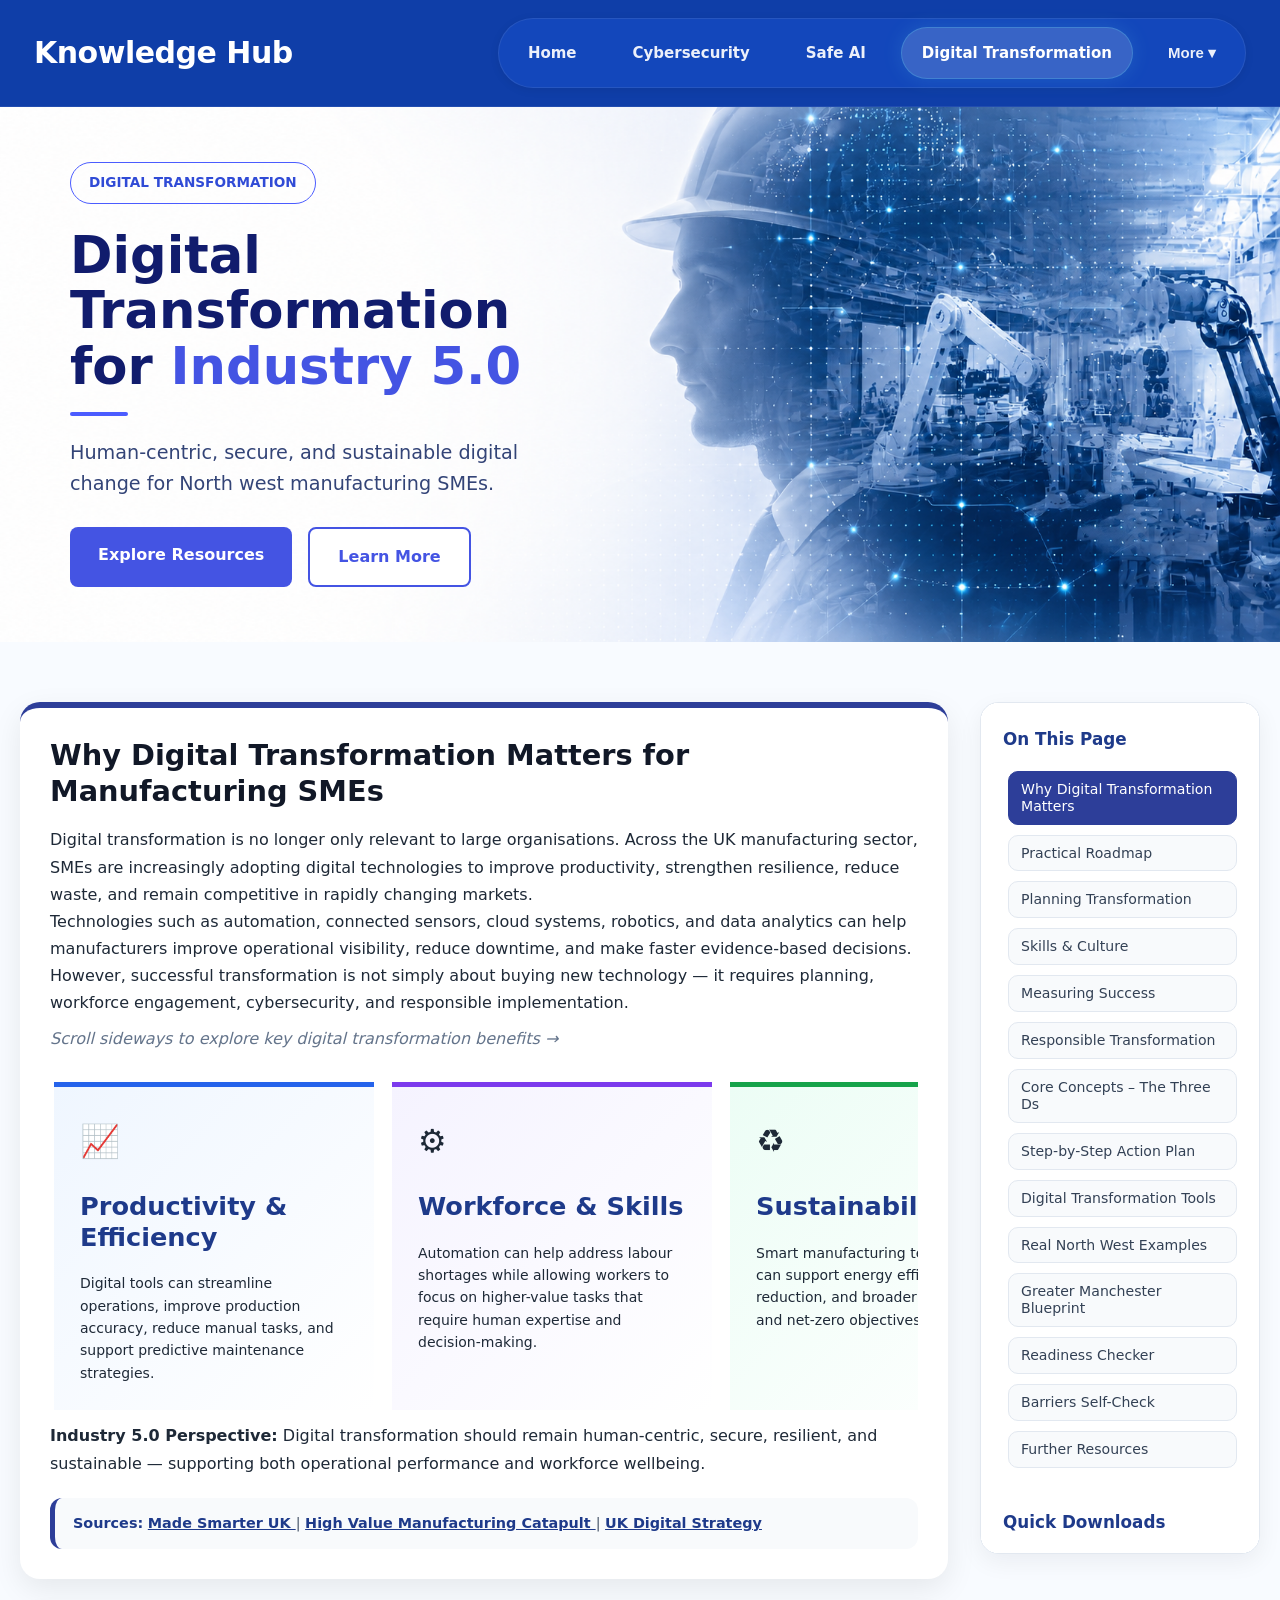
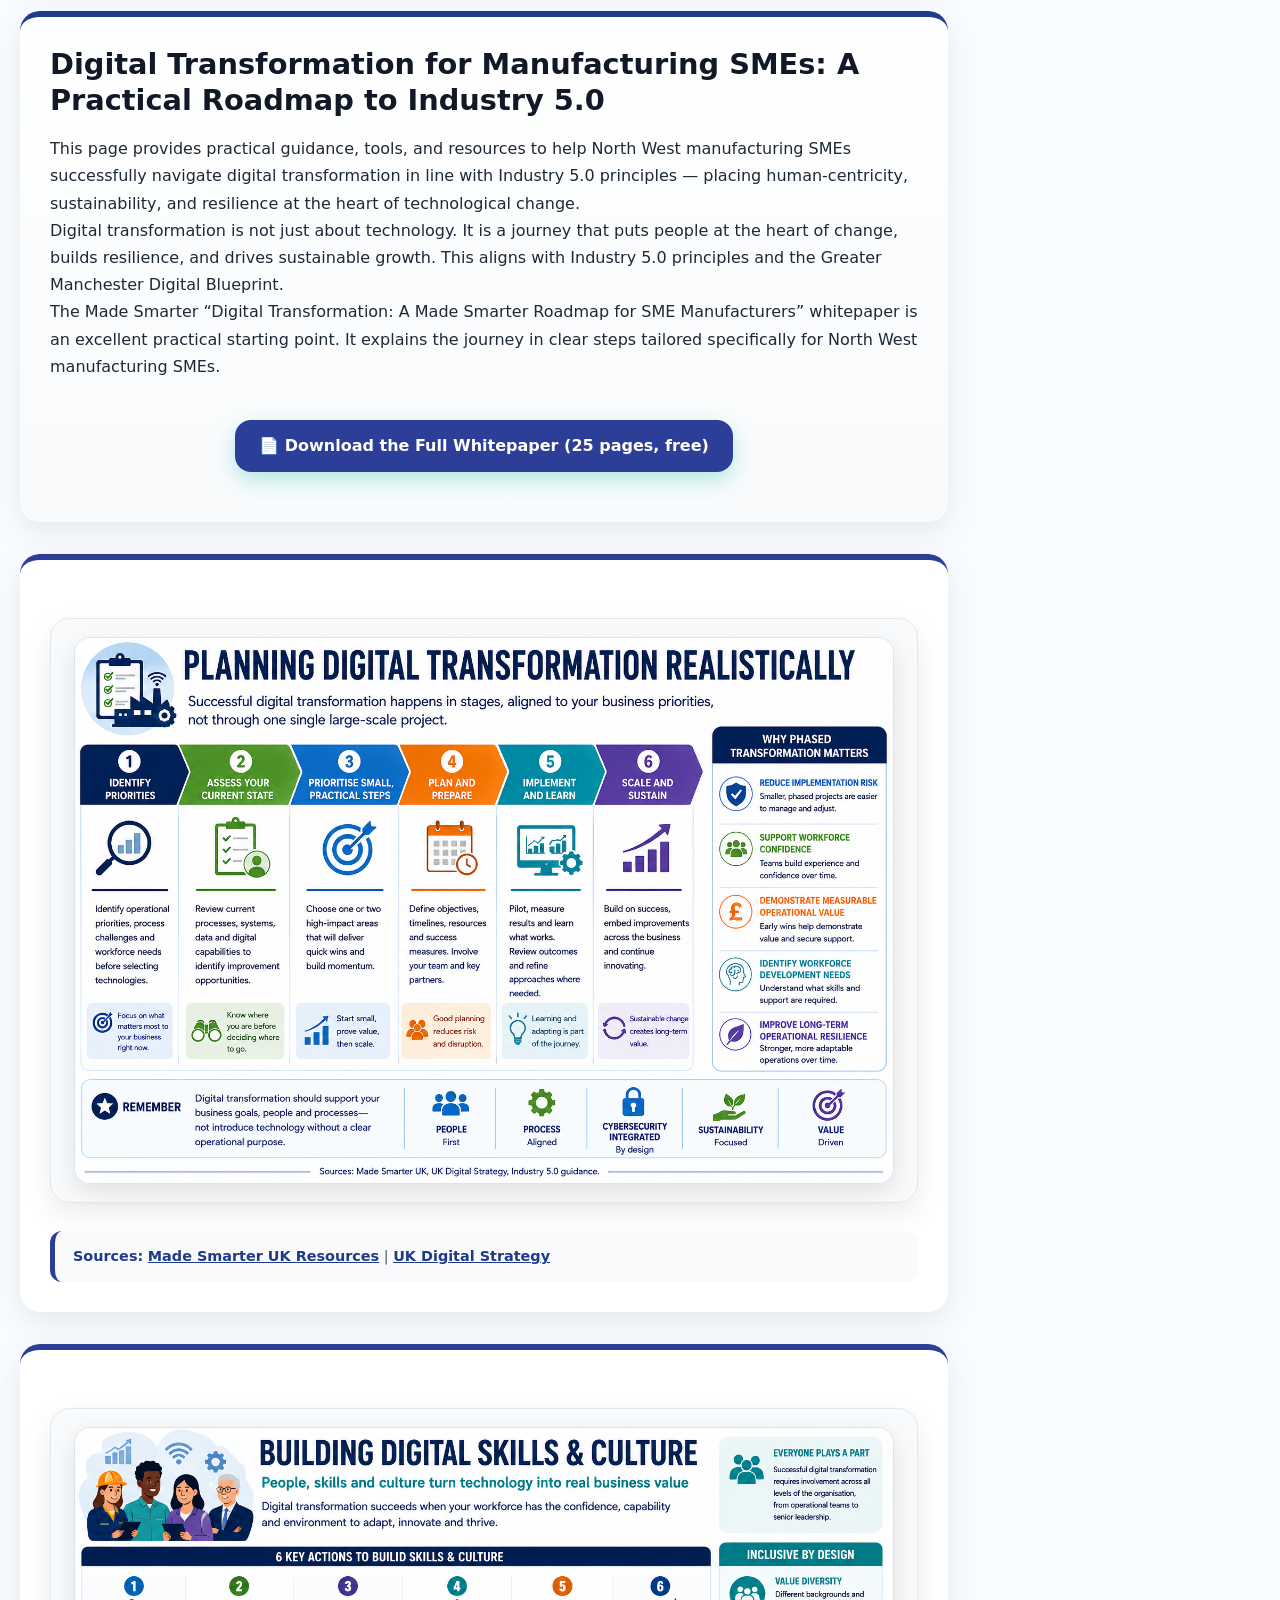
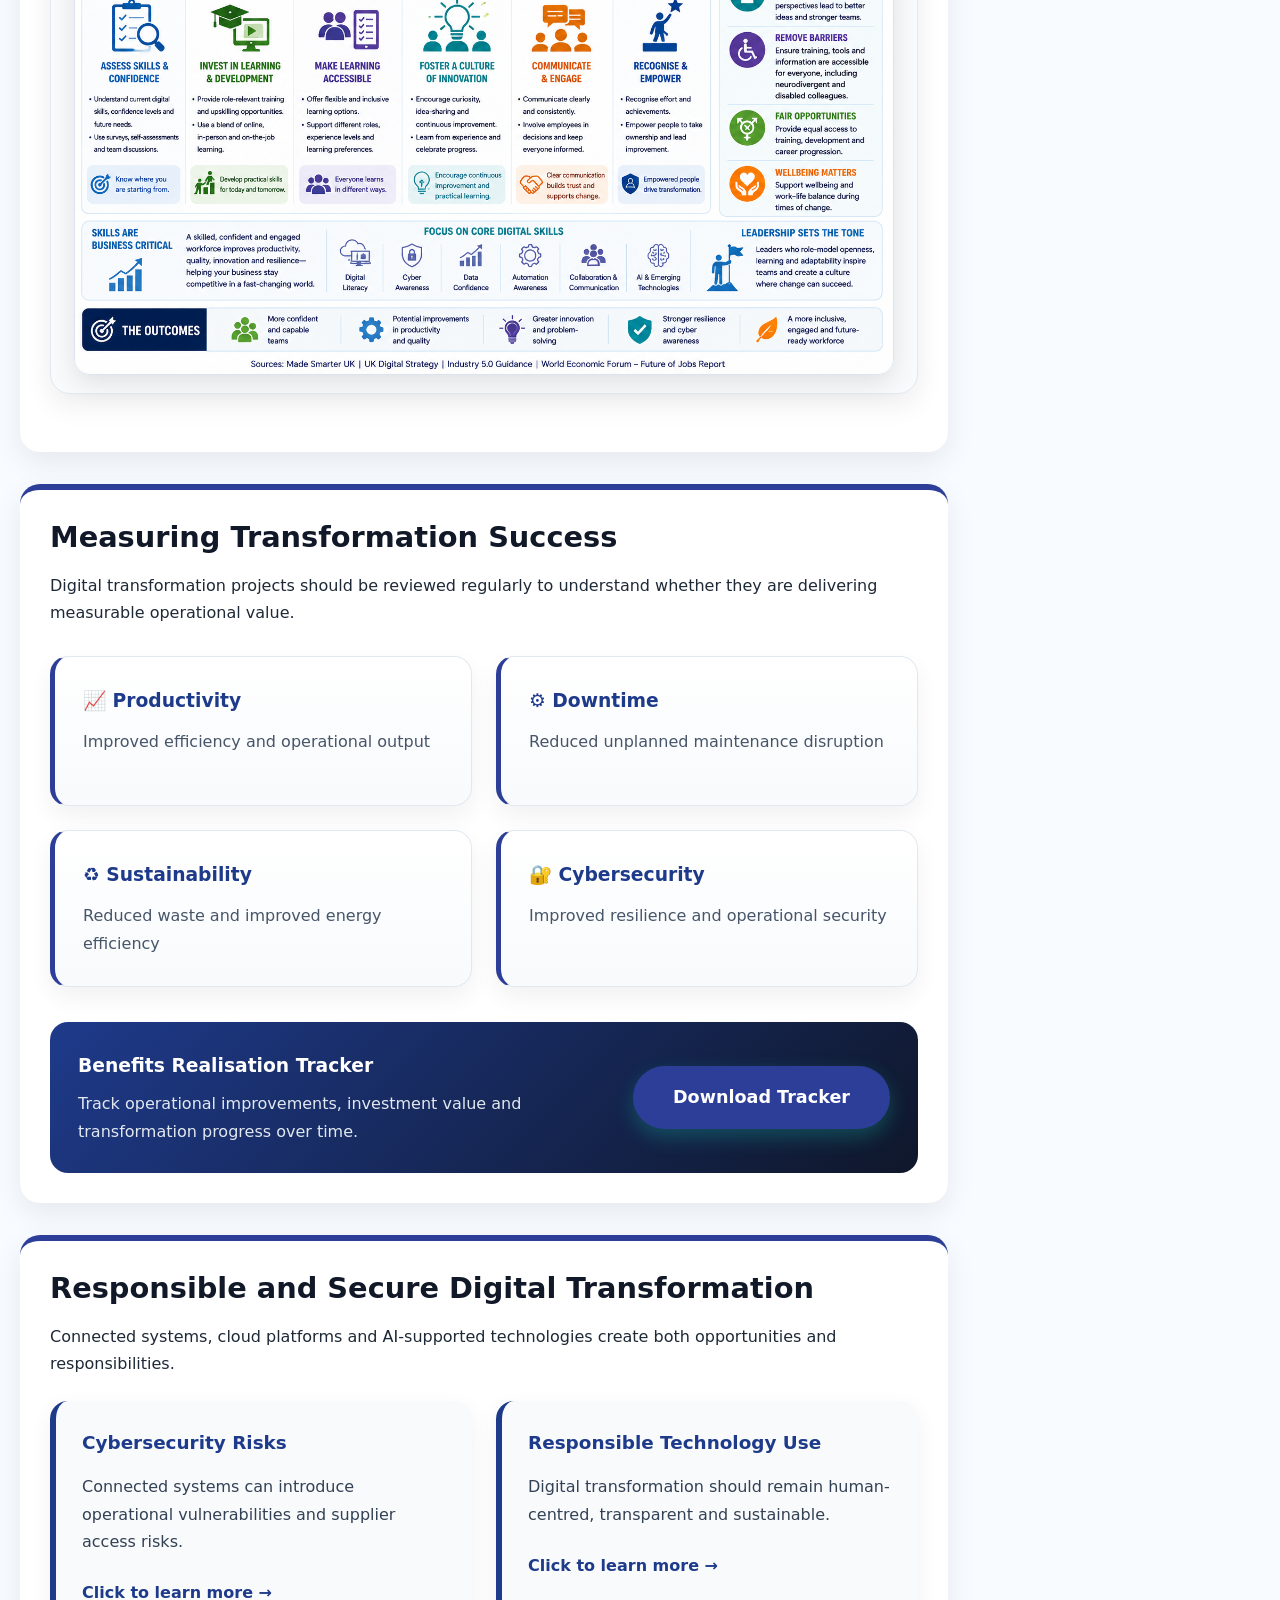
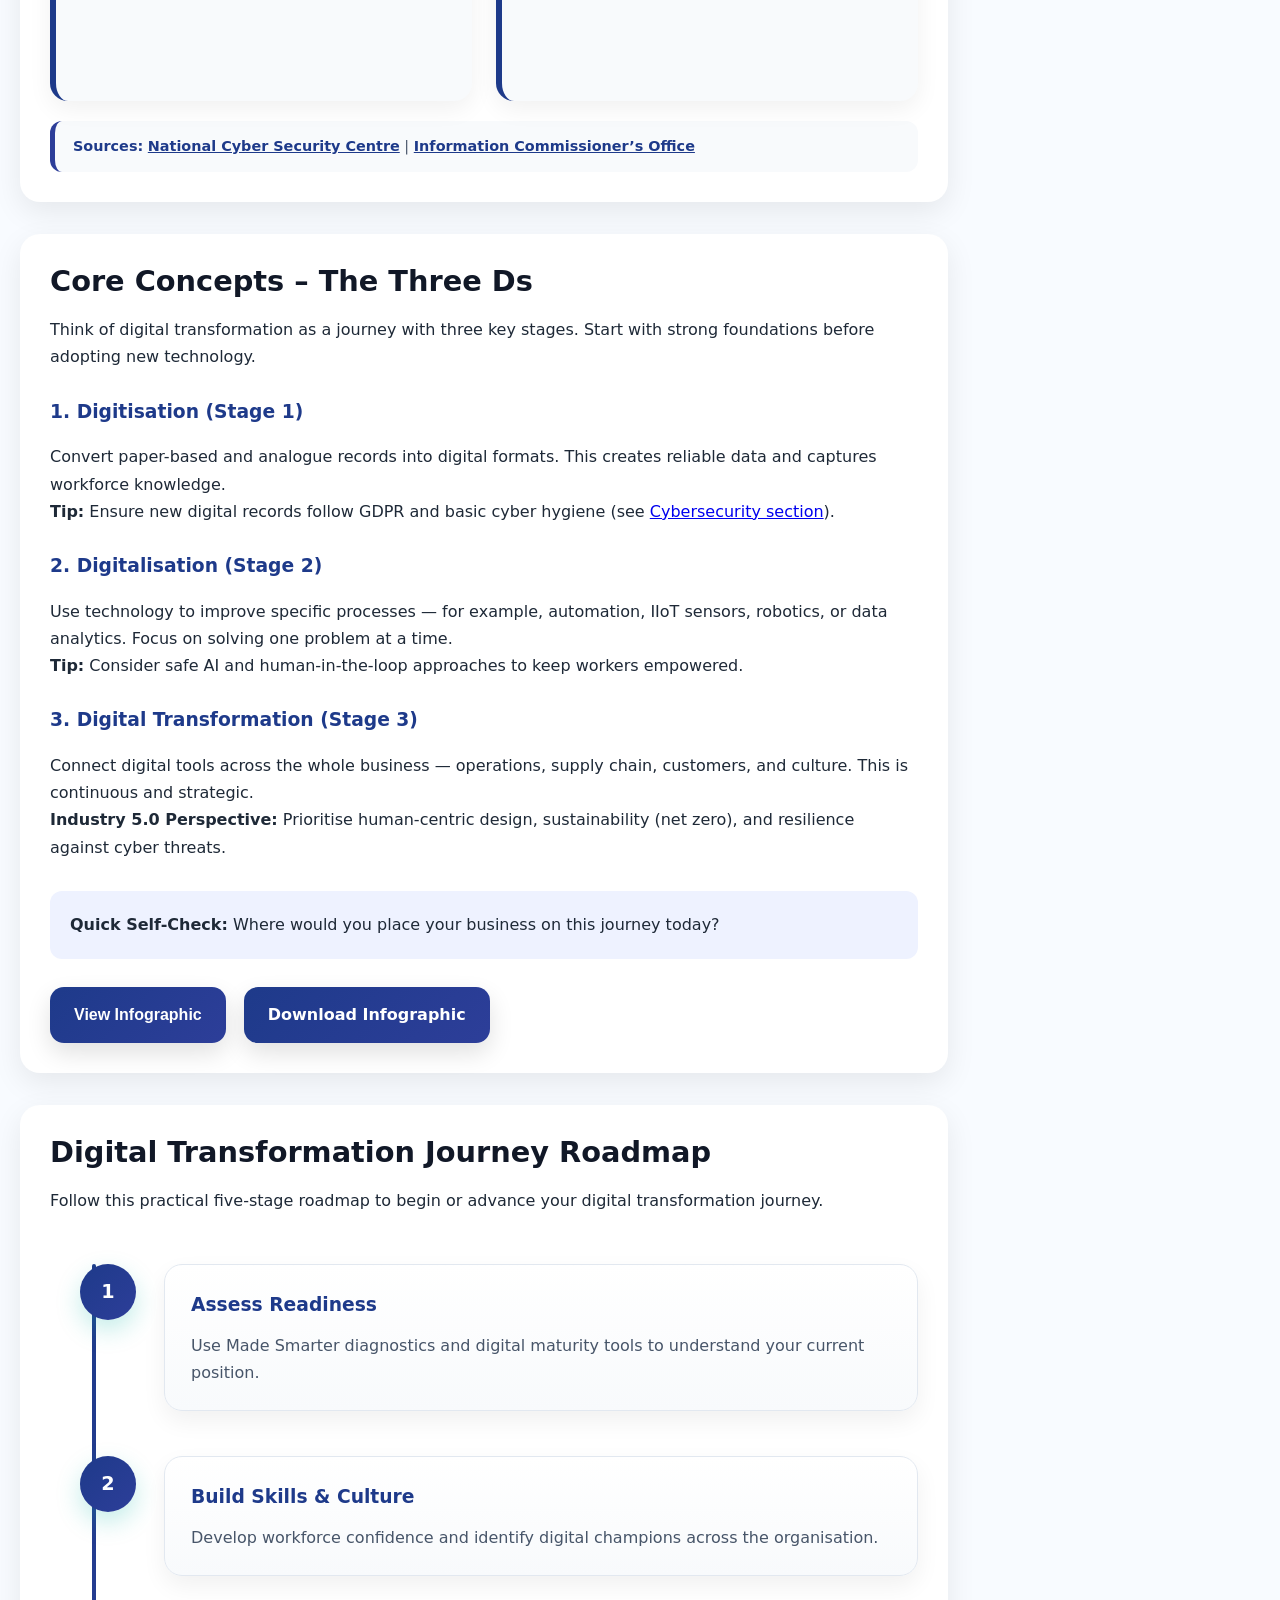
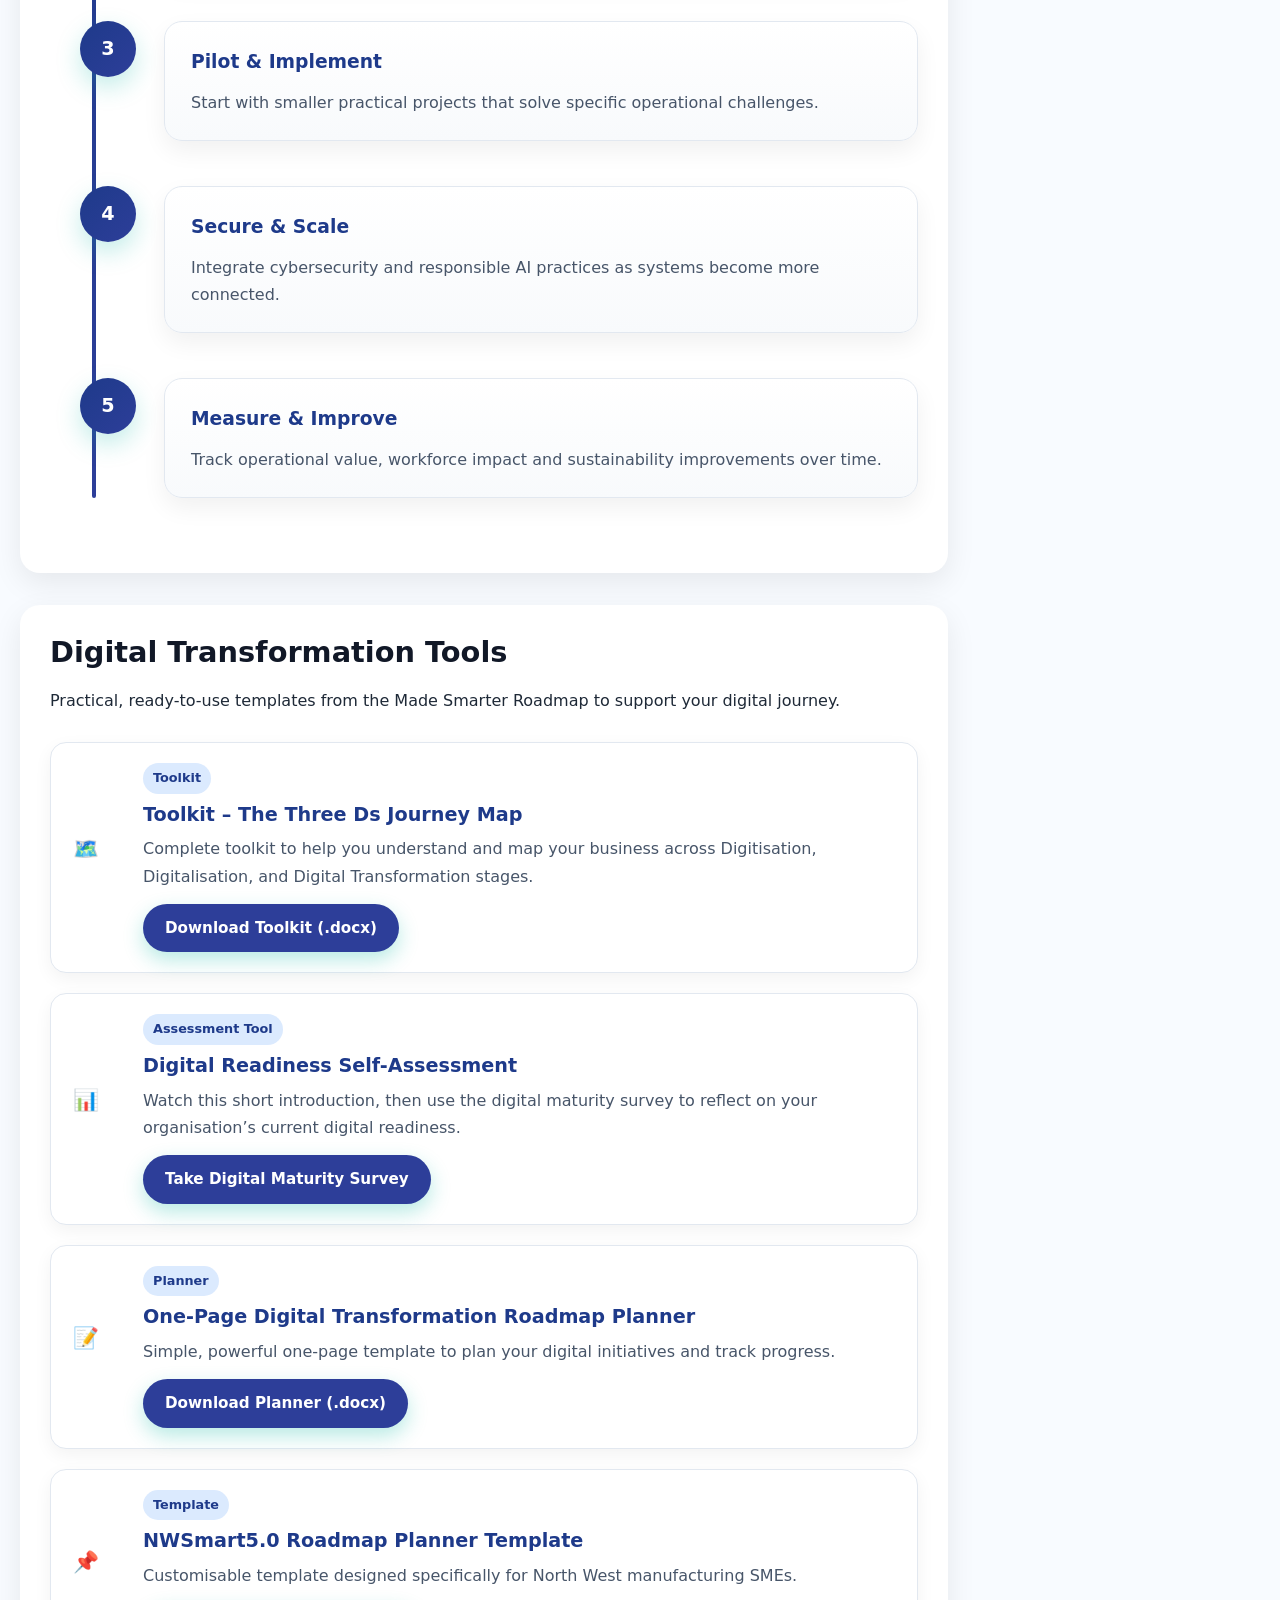
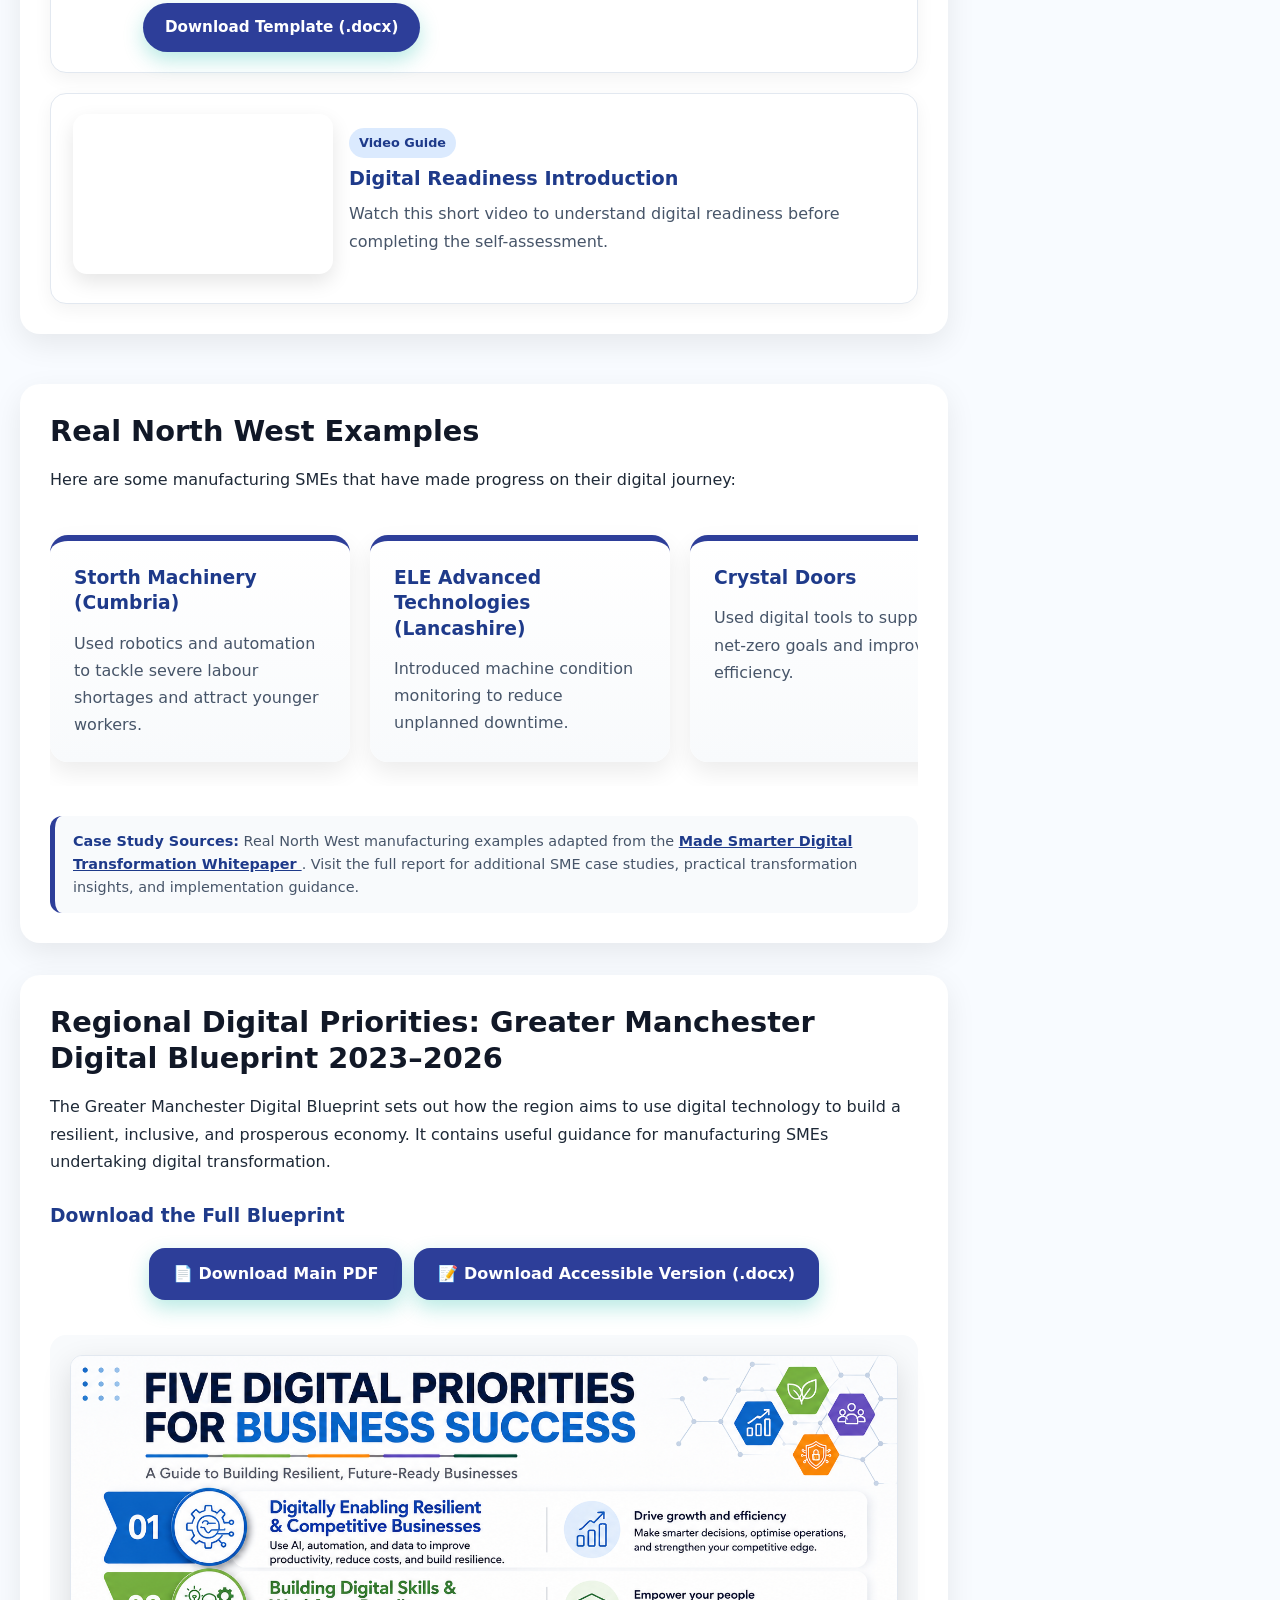
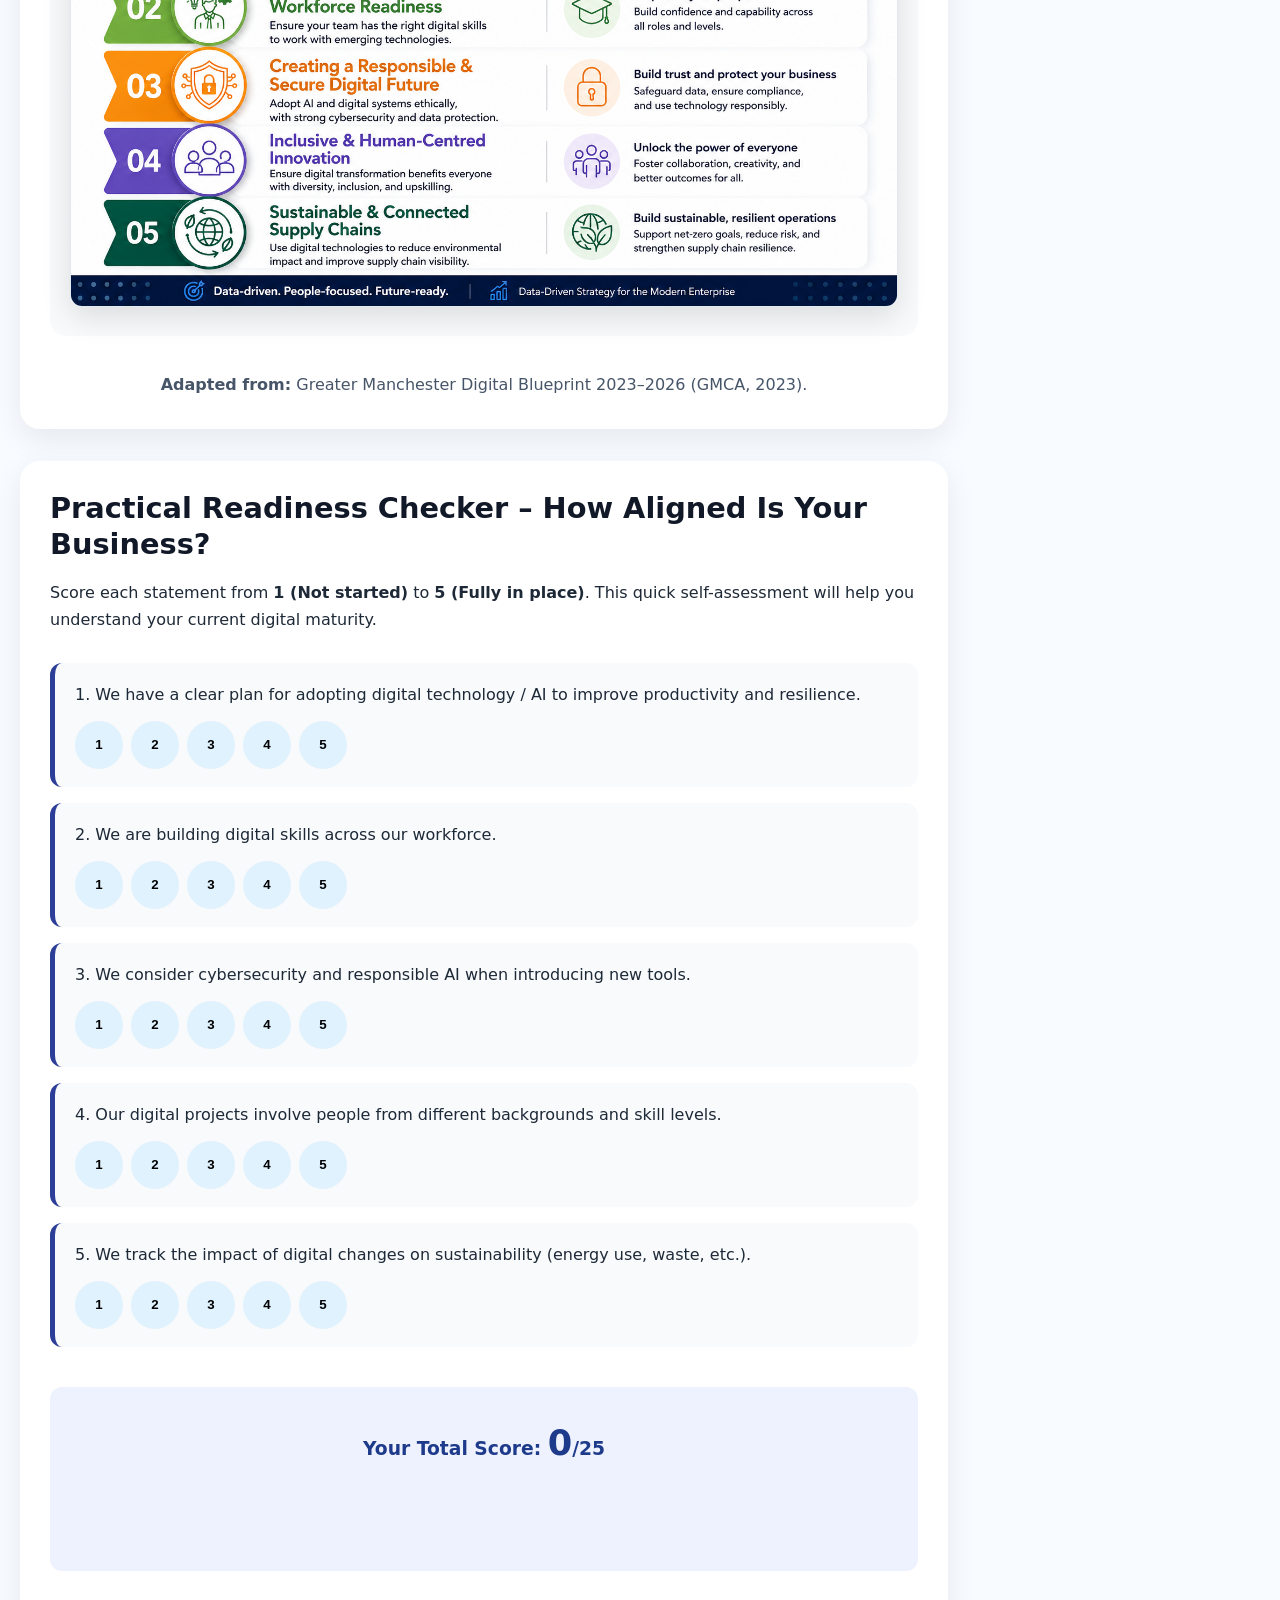
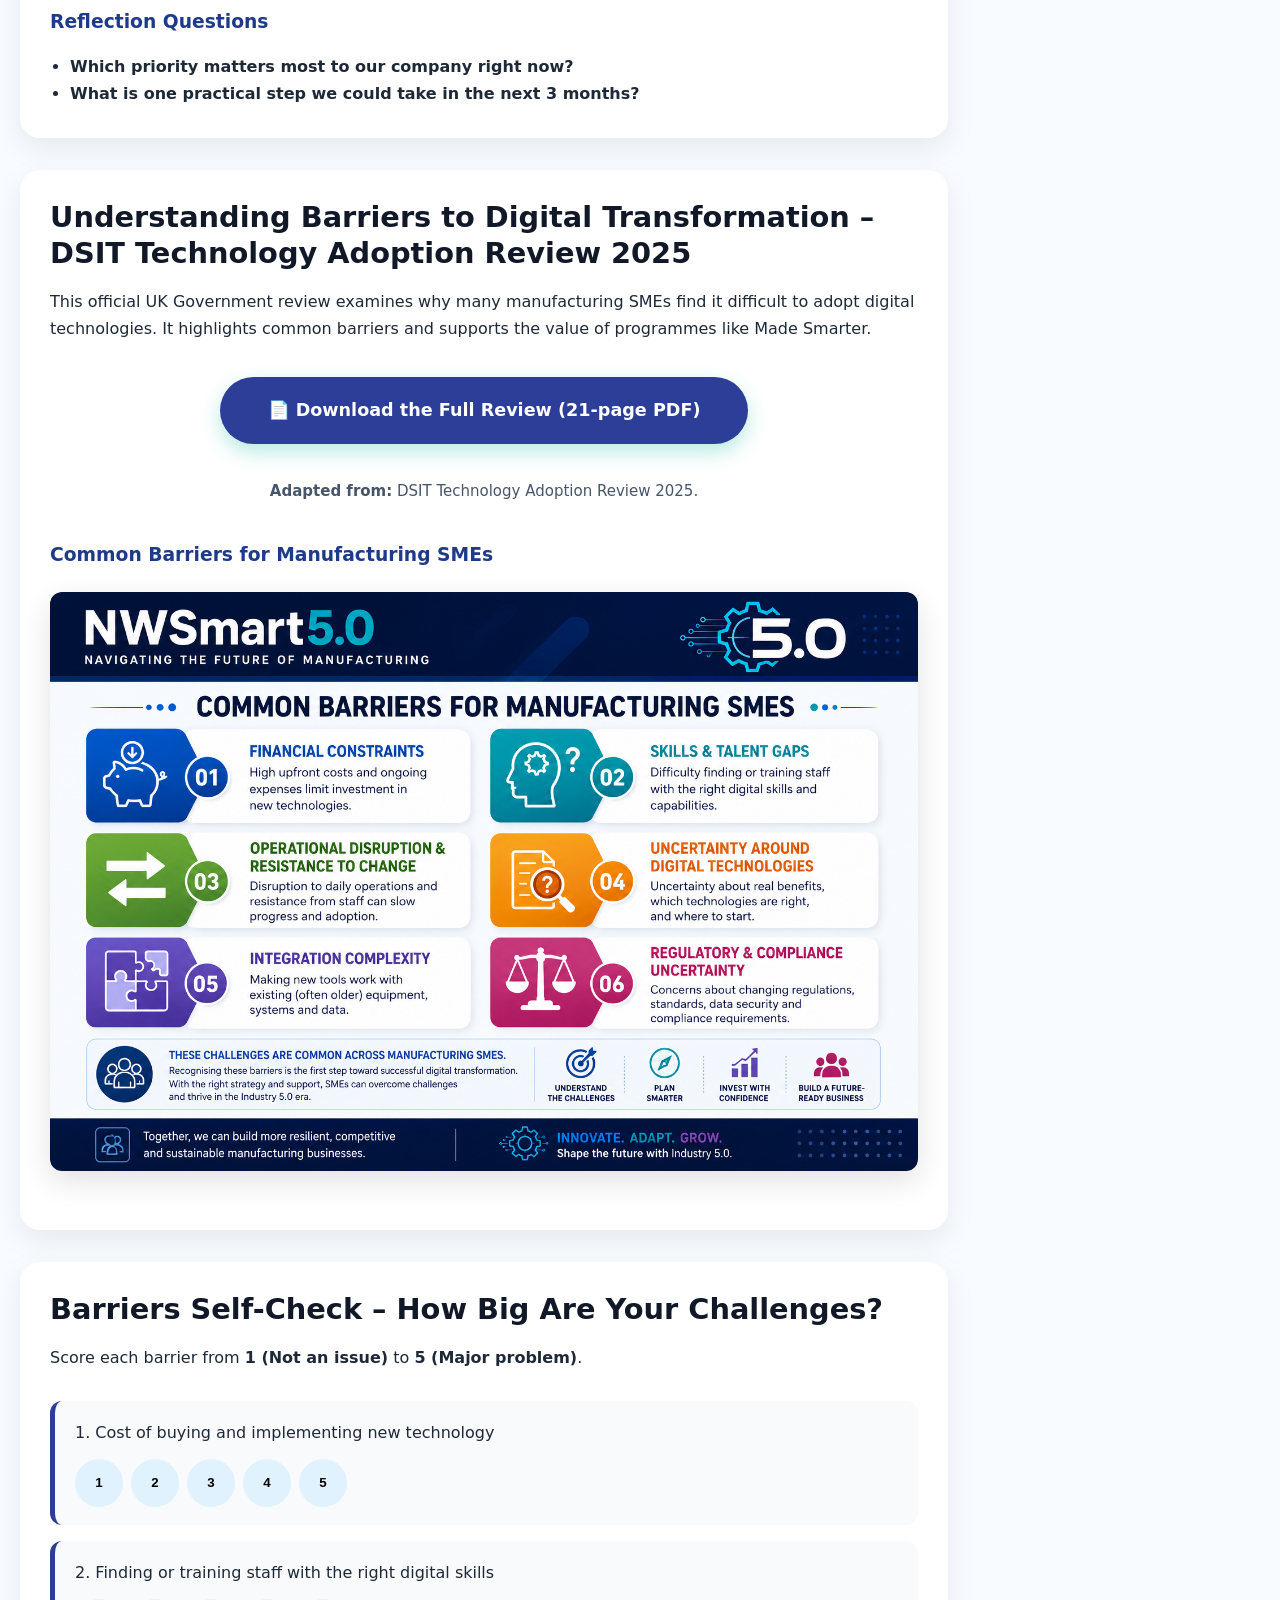
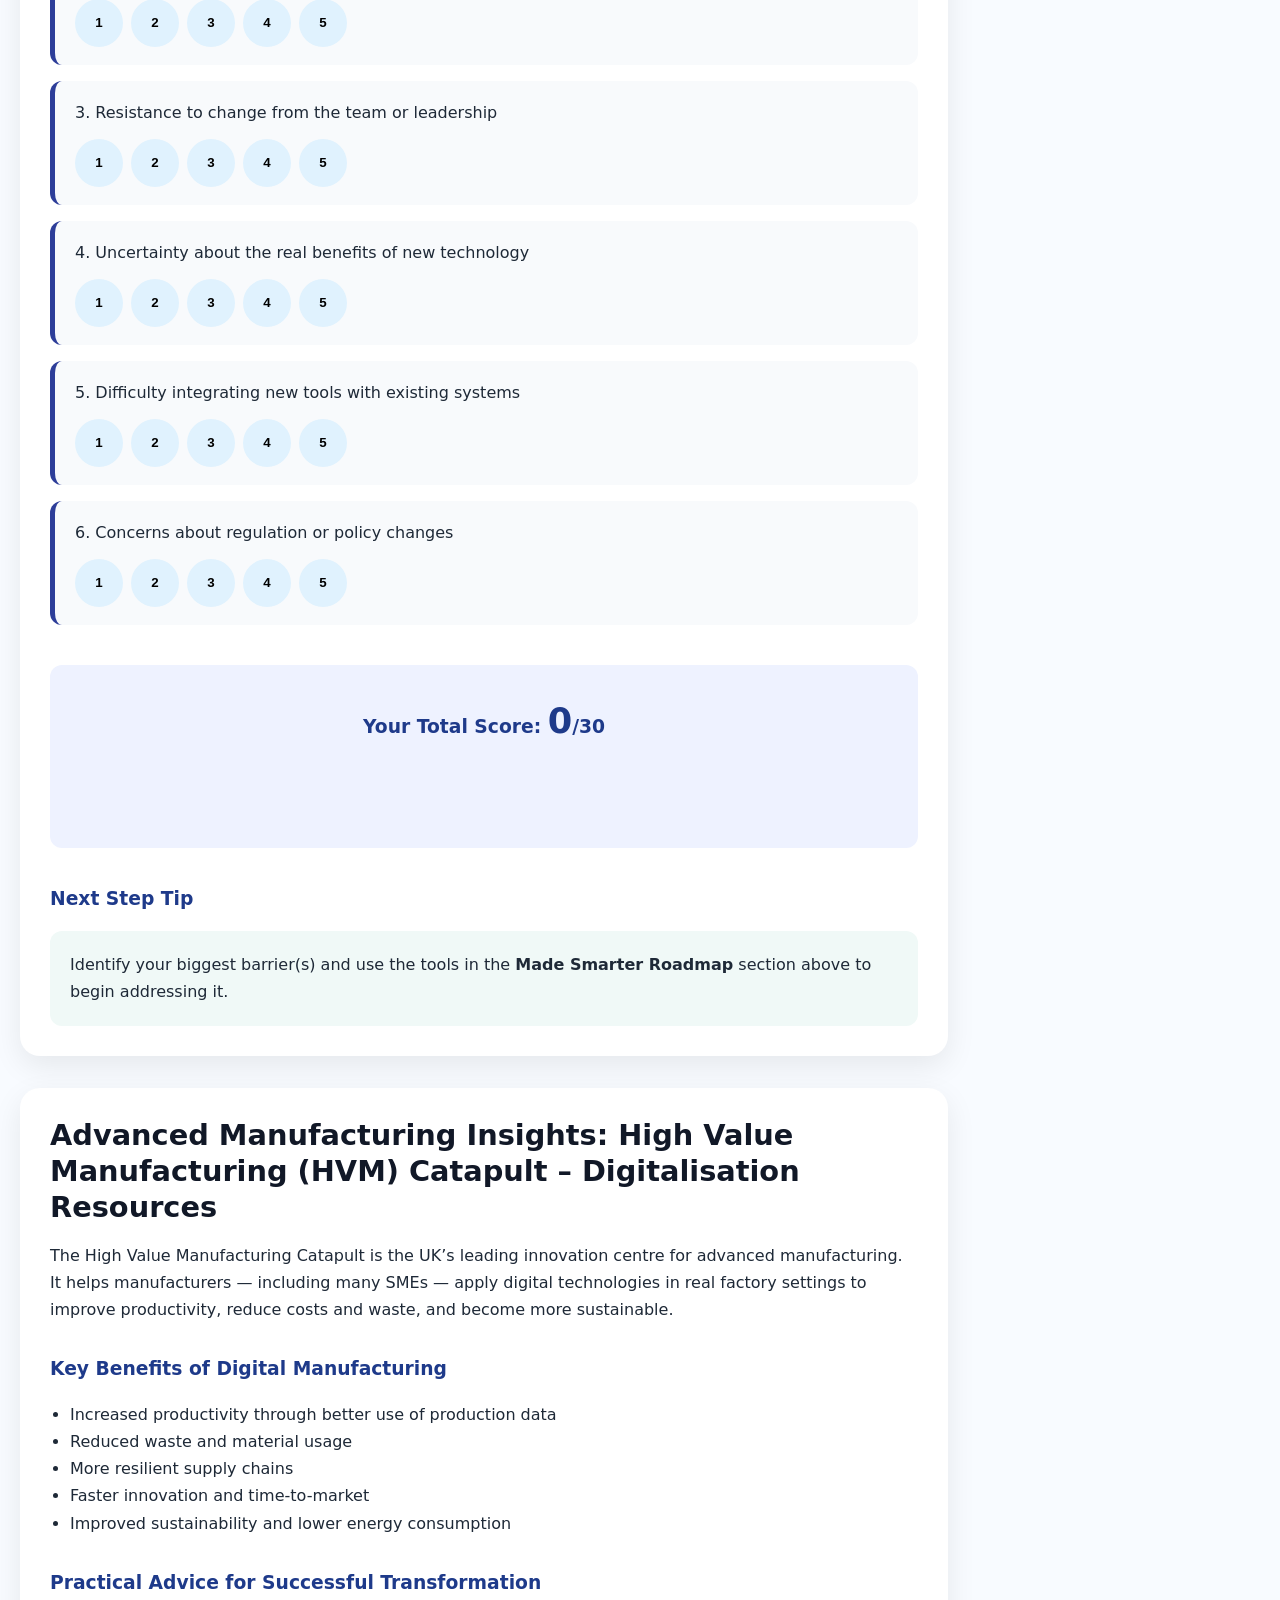
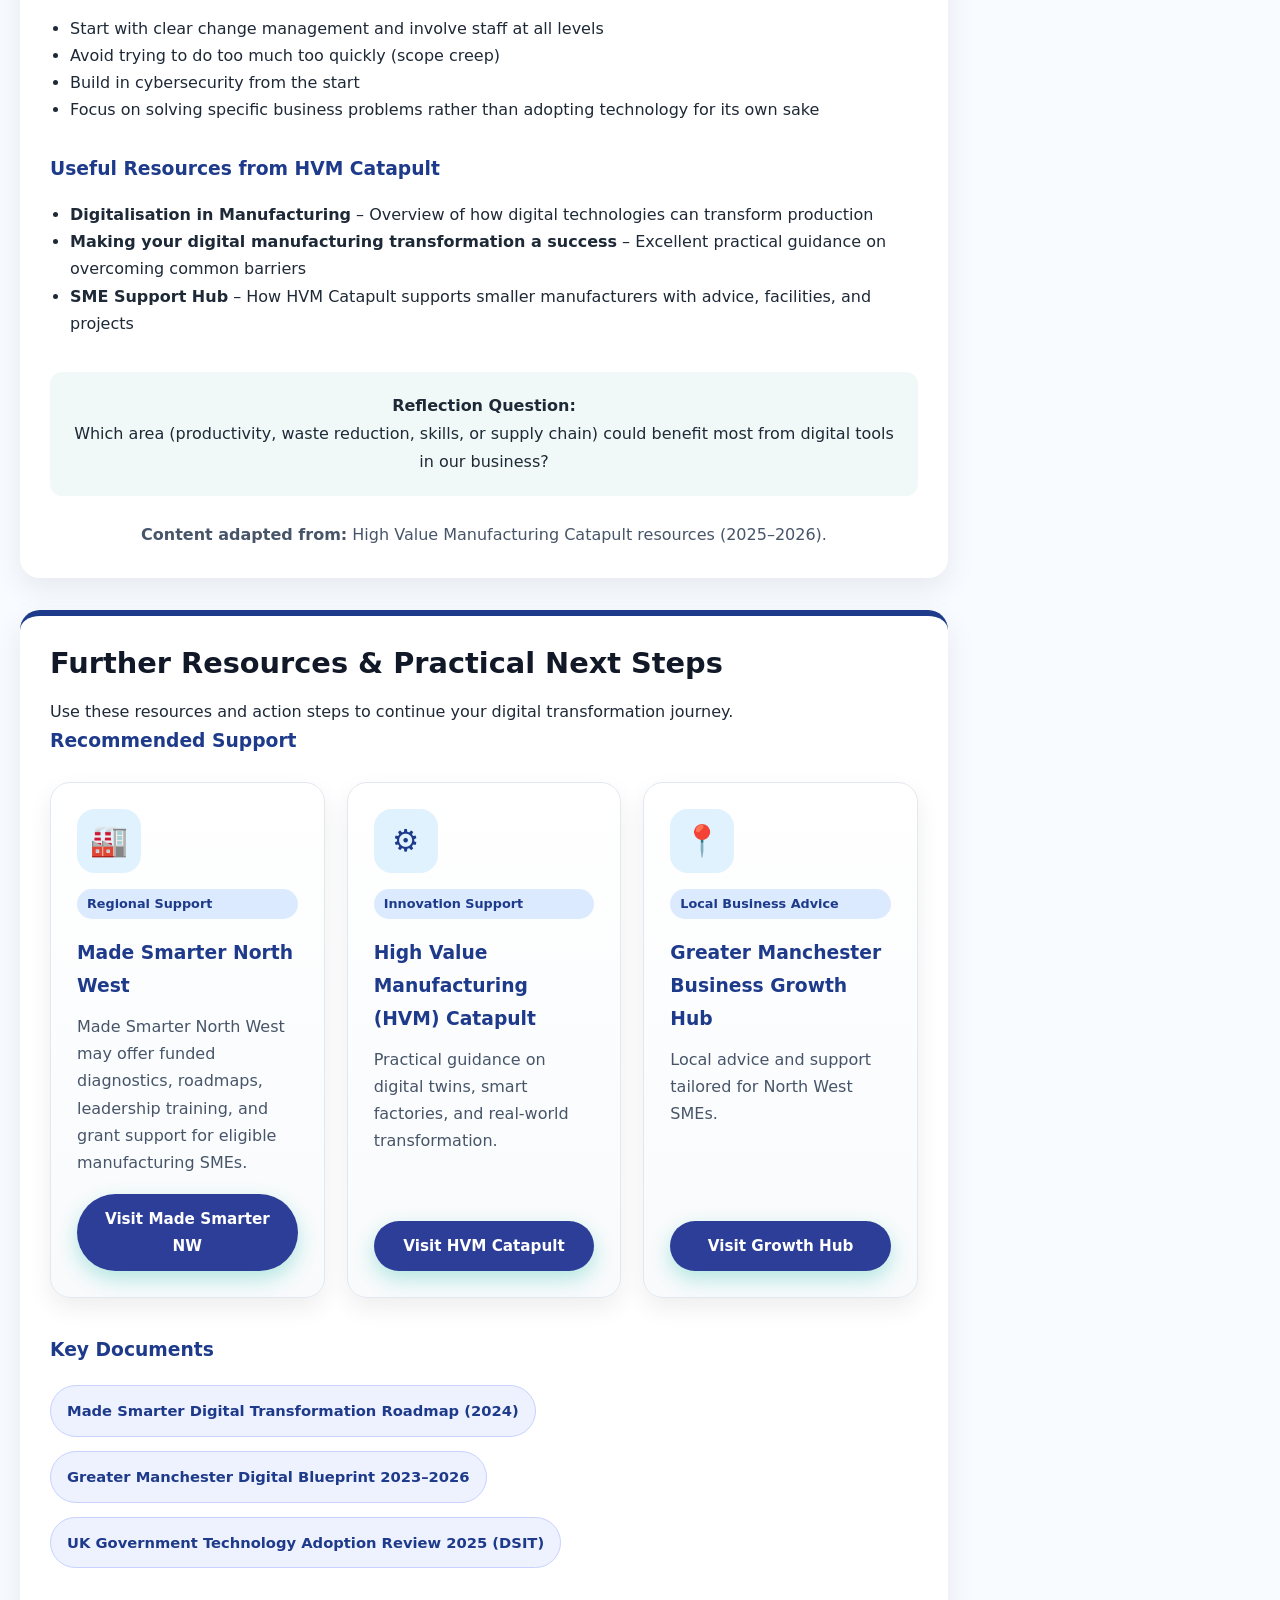
<file: digital.html>
<!DOCTYPE html>
<html lang="en">
<head>
    <meta charset="UTF-8">
    <meta name="viewport" content="width=device-width, initial-scale=1.0">
    <title>Digital Transformation | NWSmart5.0 Knowledge Hub</title>
    <link rel="stylesheet" href="style.css">
    <link rel="icon" type="image/png" sizes="32x32" href="images/nwsmart5-logo.png">
    <!-- Google Analytics -->
    <script async src="https://www.googletagmanager.com/gtag/js?id=G-LHEP92H7P6"></script>
    <script>
        window.dataLayer = window.dataLayer || [];
        function gtag(){dataLayer.push(arguments);}
        gtag('js', new Date());
        gtag('config', 'G-LHEP92H7P6');
    </script>
</head>
<body>
 <div id="navbar"></div>
    <button class="mobile-sidebar-toggle" onclick="toggleMobileSidebar()">
    ☰ Page Menu
</button>

   <section class="digital-landing">
    <div class="digital-hero-content">
        <span class="digital-pill">DIGITAL TRANSFORMATION</span>

        <h2>Digital Transformation<br>for <span>Industry 5.0</span></h2>

        <div class="digital-line"></div>

        <p>Human-centric, secure, and sustainable digital<br>change for North west manufacturing SMEs.</p>

        <div class="digital-buttons">
            <a href="#tools" class="digital-btn primary">Explore Resources</a>
            <a href="#why-digital" class="digital-btn secondary">Learn More</a>
        </div>
    </div>
</section>

    <div class="container page-layout">
        
                     <!-- Sidebar with Scroll -->
        <div class="sidebar">
            <h3>On This Page</h3>
            <ul style="line-height: 2.1; padding-left: 5px;">
                <li><a href="#why-digital"> Why Digital Transformation Matters</a></li>
                <li><a href="#roadmap"> Practical Roadmap</a></li>
                <li><a href="#planning"> Planning Transformation</a></li> 
                <li><a href="#skills-culture"> Skills & Culture</a></li>
                <li><a href="#measuring-success"> Measuring Success</a></li>
                <li><a href="#responsible-digital"> Responsible Transformation</a></li>
                <li><a href="#three-ds"> Core Concepts – The Three Ds</a></li>
                <li><a href="#action-plan"> Step-by-Step Action Plan</a></li>
                <li><a href="#tools"> Digital Transformation Tools</a></li>
                <li><a href="#examples"> Real North West Examples</a></li>
                <li><a href="#blueprint"> Greater Manchester Blueprint</a></li>
                <li><a href="#readiness"> Readiness Checker</a></li>
                <li><a href="#barriers"> Barriers Self-Check</a></li>
                <li><a href="#further"> Further Resources</a></li>
            </ul>

            <h3 style="margin-top: 40px;">Quick Downloads</h3>
            <ul>
                <li><a href="https://www.madesmarter.uk/media/vuumewqe/madesmarter-digital-transformation.pdf" target="_blank">→ Made Smarter Digital Transformation Roadmap</a></li>
            </ul>
        </div>
        <div class="main-content">
            <!-- Rest of your content remains unchanged -->
         <div class="card" id="why-digital">

    <h2>Why Digital Transformation Matters for Manufacturing SMEs</h2>

    <p>
        Digital transformation is no longer only relevant to large organisations. Across the UK manufacturing sector, SMEs are increasingly adopting digital technologies to improve productivity, strengthen resilience, reduce waste, and remain competitive in rapidly changing markets.
    </p>

    <p>
        Technologies such as automation, connected sensors, cloud systems, robotics, and data analytics can help manufacturers improve operational visibility, reduce downtime, and make faster evidence-based decisions. However, successful transformation is not simply about buying new technology — it requires planning, workforce engagement, cybersecurity, and responsible implementation.
    </p>

  <p class="scroll-hint">Scroll sideways to explore key digital transformation benefits →</p>

<div class="resource-scroll digital-benefits-scroll">

   <div class="digital-benefit-card pdf-resource-card productivity-card">
        <div class="benefit-icon">📈</div>
        <h3>Productivity & Efficiency</h3>

        <p>
            Digital tools can streamline operations, improve production accuracy, reduce manual tasks, and support predictive maintenance strategies.
        </p>
    </div>

    <div class="digital-benefit-card pdf-resource-card workforce-card">
        <div class="benefit-icon">⚙️</div>
        <h3>Workforce & Skills</h3>

        <p>
            Automation can help address labour shortages while allowing workers to focus on higher-value tasks that require human expertise and decision-making.
        </p>
    </div>

    <div class="digital-benefit-card pdf-resource-card sustainability-card">
        <div class="benefit-icon">♻️</div>
        <h3>Sustainability</h3>

        <p>
            Smart manufacturing technologies can support energy efficiency, waste reduction, and broader sustainability and net-zero objectives.
        </p>
    </div>

   <div class="digital-benefit-card pdf-resource-card resilience-card">
        <div class="benefit-icon">🔐</div>
        <h3>Cybersecurity & Resilience</h3>

        <p>
            As systems become more connected, manufacturers must also strengthen cyber resilience and manage operational technology risks responsibly.
        </p>
    </div>

</div>
    <div class="highlight-box">

        <strong>Industry 5.0 Perspective:</strong>

        Digital transformation should remain human-centric, secure, resilient, and sustainable — supporting both operational performance and workforce wellbeing.

    </div>

    <div class="source-note">

        <strong>Sources:</strong>

        <a href="https://www.madesmarter.uk/resources/"
           target="_blank"
           rel="noopener noreferrer">
           Made Smarter UK
        </a>

        |

        <a href="https://hvm.catapult.org.uk/"
           target="_blank"
           rel="noopener noreferrer">
           High Value Manufacturing Catapult
        </a>

        |

        <a href="https://www.gov.uk/government/publications/uk-digital-strategy"
           target="_blank"
           rel="noopener noreferrer">
           UK Digital Strategy
        </a>

    </div>

</div>
            <!-- Improved First Section -->
         <div class="card digital-feature-card" id="roadmap">
                <h2>Digital Transformation for Manufacturing SMEs: A Practical Roadmap to Industry 5.0</h2>
                
                <p>This page provides practical guidance, tools, and resources to help North West manufacturing SMEs successfully navigate digital transformation in line with Industry 5.0 principles — placing human-centricity, sustainability, and resilience at the heart of technological change.</p>
                
                <p>Digital transformation is not just about technology. It is a journey that puts people at the heart of change, builds resilience, and drives sustainable growth. This aligns with Industry 5.0 principles and the Greater Manchester Digital Blueprint.</p>
                
                <p>The Made Smarter “Digital Transformation: A Made Smarter Roadmap for SME Manufacturers” whitepaper is an excellent practical starting point. It explains the journey in clear steps tailored specifically for North West manufacturing SMEs.</p>
                
                <div style="text-align:center; margin: 40px 0 20px;">
                    <a href="https://www.madesmarter.uk/media/vuumewqe/madesmarter-digital-transformation.pdf" 
                       target="_blank" 
                       class="button-primary blueprint-btn"
                       style="padding: 18px 48px;">
                        📄 Download the Full Whitepaper (25 pages, free)
                    </a>
                </div>
            </div>
           <!-- Planning Digital Transformation -->
<div class="card" id="planning">

   <div class="infographic-block">

    <a href="images/Planning digital transformation effectively.png"
       target="_blank">

        <img src="images/Planning digital transformation effectively.png"
             alt="Planning Digital Transformation Effectively Infographic">

    </a>

</div>

    <div class="source-note">
        <strong>Sources:</strong>
        <a href="https://www.madesmarter.uk/resources/" target="_blank">Made Smarter UK Resources</a> |
        <a href="https://www.gov.uk/government/publications/uk-digital-strategy" target="_blank">UK Digital Strategy</a>
    </div>

</div>
<!-- Building Skills & Culture -->
<div class="card" id="skills-culture">

    <div class="infographic-block">

    <a href="infographics/Building digital skills and culture.png"
       target="_blank">

        <img src="infographics/Building digital skills and culture.png"
             alt="Building Digital Skills and Culture Infographic">

    </a>

</div>

</div>
<!-- Measuring Transformation Success -->
<div class="card" id="measuring-success">

    <h2>Measuring Transformation Success</h2>

    <p>
        Digital transformation projects should be reviewed regularly to understand whether they are delivering measurable operational value.
    </p>

    <div class="metrics-grid">

        <div class="metric-card">
            <h3>📈 Productivity</h3>
            <span>Improved efficiency and operational output</span>
        </div>

        <div class="metric-card">
            <h3>⚙️ Downtime</h3>
            <span>Reduced unplanned maintenance disruption</span>
        </div>

        <div class="metric-card">
            <h3>♻️ Sustainability</h3>
            <span>Reduced waste and improved energy efficiency</span>
        </div>

        <div class="metric-card">
            <h3>🔐 Cybersecurity</h3>
            <span>Improved resilience and operational security</span>
        </div>

    </div>

    <div class="tracker-callout">

        <div>
            <h3>Benefits Realisation Tracker</h3>

            <p>
                Track operational improvements, investment value and transformation progress over time.
            </p>
        </div>

        <a href="Tools/digital/Digital_Transformation Benefits Realisation Tracker – Adapted from Made Smarter Roadmap (2024).docx"
           target="_blank"
           class="button-primary">
           Download Tracker
        </a>

    </div>

</div>

<!-- Responsible & Secure Transformation -->
<div class="card" id="responsible-digital">

    <h2>Responsible and Secure Digital Transformation</h2>

    <p>
        Connected systems, cloud platforms and AI-supported technologies create both opportunities and responsibilities.
    </p>

    <div class="flip-risk-grid">

        <div class="flip-card">
            <div class="flip-card-inner">

                <div class="flip-card-front">
                    <h4>Cybersecurity Risks</h4>

                    <p>
                        Connected systems can introduce operational vulnerabilities and supplier access risks.
                    </p>

                    <span>Click to learn more →</span>
                </div>

                <div class="flip-card-back">
                    <h4>Building Resilience</h4>

                    <p>
                        Manufacturing SMEs should secure connected systems, review remote access arrangements and strengthen operational cyber resilience.
                    </p>
                </div>

            </div>
        </div>

        <div class="flip-card">
            <div class="flip-card-inner">

                <div class="flip-card-front">
                    <h4>Responsible Technology Use</h4>

                    <p>
                        Digital transformation should remain human-centred, transparent and sustainable.
                    </p>

                    <span>Click to learn more →</span>
                </div>

                <div class="flip-card-back">
                    <h4>Human-Centred Innovation</h4>

                    <p>
                        Transformation should support workforce wellbeing, inclusion, sustainability and explainable AI practices.
                    </p>
                </div>

            </div>
        </div>

    </div>

    <div class="source-note">
        <strong>Sources:</strong>
        <a href="https://www.ncsc.gov.uk/" target="_blank">National Cyber Security Centre</a> |
        <a href="https://ico.org.uk/" target="_blank">Information Commissioner’s Office</a>
    </div>

</div>

            <div class="card" id="three-ds">
                <h2>Core Concepts – The Three Ds</h2>
                <p>Think of digital transformation as a journey with three key stages. Start with strong foundations before adopting new technology.</p>
                
                <h3 style="margin: 25px 0 15px 0; color:#1e3a8a;">1. Digitisation (Stage 1)</h3>
                <p>Convert paper-based and analogue records into digital formats. This creates reliable data and captures workforce knowledge.</p>
                <p><strong>Tip:</strong> Ensure new digital records follow GDPR and basic cyber hygiene (see <a href="cybersecurity.html">Cybersecurity section</a>).</p>

                <h3 style="margin: 25px 0 15px 0; color:#1e3a8a;">2. Digitalisation (Stage 2)</h3>
                <p>Use technology to improve specific processes — for example, automation, IIoT sensors, robotics, or data analytics. Focus on solving one problem at a time.</p>
                <p><strong>Tip:</strong> Consider safe AI and human-in-the-loop approaches to keep workers empowered.</p>

                <h3 style="margin: 25px 0 15px 0; color:#1e3a8a;">3. Digital Transformation (Stage 3)</h3>
                <p>Connect digital tools across the whole business — operations, supply chain, customers, and culture. This is continuous and strategic.</p>
                <p><strong>Industry 5.0 Perspective:</strong> Prioritise human-centric design, sustainability (net zero), and resilience against cyber threats.</p>

                <div style="background:#eef2ff; padding:20px; border-radius:12px; margin-top:30px;">
                    <strong>Quick Self-Check:</strong> Where would you place your business on this journey today?
                </div>
                <div class="infographic-actions">

    <button class="view-infographic-btn"
            onclick="openInfographicModal()">

        View Infographic

    </button>

    <a href="infographics/Three Ds.png"
       download
       class="download-infographic-btn">

       Download Infographic

    </a>

</div>
            </div>

         <div class="card" id="action-plan">

    <h2>Digital Transformation Journey Roadmap</h2>

    <p style="margin-bottom:40px;">
        Follow this practical five-stage roadmap to begin or advance your digital transformation journey.
    </p>

    <div class="timeline-roadmap">

        <div class="timeline-step">
            <div class="timeline-circle">1</div>

            <div class="timeline-content">
                <h3>Assess Readiness</h3>

                <p>
                    Use Made Smarter diagnostics and digital maturity tools to understand your current position.
                </p>
            </div>
        </div>

        <div class="timeline-step">
            <div class="timeline-circle">2</div>

            <div class="timeline-content">
                <h3>Build Skills & Culture</h3>

                <p>
                    Develop workforce confidence and identify digital champions across the organisation.
                </p>
            </div>
        </div>

        <div class="timeline-step">
            <div class="timeline-circle">3</div>

            <div class="timeline-content">
                <h3>Pilot & Implement</h3>

                <p>
                    Start with smaller practical projects that solve specific operational challenges.
                </p>
            </div>
        </div>

        <div class="timeline-step">
            <div class="timeline-circle">4</div>

            <div class="timeline-content">
                <h3>Secure & Scale</h3>

                <p>
                    Integrate cybersecurity and responsible AI practices as systems become more connected.
                </p>
            </div>
        </div>

        <div class="timeline-step">
            <div class="timeline-circle">5</div>

            <div class="timeline-content">
                <h3>Measure & Improve</h3>

                <p>
                    Track operational value, workforce impact and sustainability improvements over time.
                </p>
            </div>
        </div>

    </div>

</div>
                        <!-- NEW: Digital Transformation Tools -->
        <!-- Digital Transformation Tools -->
<div class="card" id="tools">
    <h2>Digital Transformation Tools</h2>
    <p>Practical, ready-to-use templates from the Made Smarter Roadmap to support your digital journey.</p>

    <div class="tools-dashboard">

        <div class="tool-dashboard-card">
            <div class="tool-icon">🗺️</div>
            <div class="tool-content">
                <span class="tool-tag">Toolkit</span>
                <h3>Toolkit – The Three Ds Journey Map</h3>
                <p>Complete toolkit to help you understand and map your business across Digitisation, Digitalisation, and Digital Transformation stages.</p>
                <a href="Tools/digital/Digital_Transformation_Toolkit_The_Three_Ds.docx" target="_blank" class="button-primary">Download Toolkit (.docx)</a>
            </div>
        </div>

         <div class="tool-dashboard-card">
    <div class="tool-icon">📊</div>

    <div class="tool-content">
        <span class="tool-tag">Assessment Tool</span>
        <h3>Digital Readiness Self-Assessment</h3>
        <p>Watch this short introduction, then use the digital maturity survey to reflect on your organisation’s current digital readiness.</p>

        <a href="https://www.diginnotool.eu/digital-maturity-survey"
           target="_blank"
           class="button-primary">
           Take Digital Maturity Survey
        </a>
    </div>
</div>

        <div class="tool-dashboard-card">
            <div class="tool-icon">📝</div>
            <div class="tool-content">
                <span class="tool-tag">Planner</span>
                <h3>One-Page Digital Transformation Roadmap Planner</h3>
                <p>Simple, powerful one-page template to plan your digital initiatives and track progress.</p>
                <a href="Tools/digital/One-Page Digital Transformation Roadmap Planner 1.0.docx" target="_blank" class="button-primary">Download Planner (.docx)</a>
            </div>
        </div>

        <div class="tool-dashboard-card">
            <div class="tool-icon">📌</div>
            <div class="tool-content">
                <span class="tool-tag">Template</span>
                <h3>NWSmart5.0 Roadmap Planner Template</h3>
                <p>Customisable template designed specifically for North West manufacturing SMEs.</p>
                <a href="Tools/digital/Digital_Transfromation_NWSmart5.0_Roadmap_Planner_Template.docx" target="_blank" class="button-primary">Download Template (.docx)</a>
            </div>
        </div>
   <div class="tool-dashboard-card video-tool-card">
    <div class="tool-video-preview">
        <iframe width="100%" height="160"
                src="https://www.youtube.com/embed/OpSSetyveqU?start=17"
                title="Digital Readiness Self-Assessment Video"
                frameborder="0"
                allowfullscreen></iframe>
    </div>

    <div class="tool-content">
        <span class="tool-tag">Video Guide</span>
        <h3>Digital Readiness Introduction</h3>
        <p>Watch this short video to understand digital readiness before completing the self-assessment.</p>
    </div>
</div>
</div>
</div>
         <div class="card real-examples-section" id="examples">
                <h2>Real North West Examples</h2>
                <p>Here are some manufacturing SMEs that have made progress on their digital journey:</p>
               <div class="examples-scroll">
                   <div class="example-scroll-card">
                        <h3>Storth Machinery (Cumbria)</h3>
                        <p>Used robotics and automation to tackle severe labour shortages and attract younger workers.</p>
                    </div>
                   <div class="example-scroll-card">
                        <h3>ELE Advanced Technologies (Lancashire)</h3>
                        <p>Introduced machine condition monitoring to reduce unplanned downtime.</p>
                    </div>
                   <div class="example-scroll-card">
                        <h3>Crystal Doors</h3>
                        <p>Used digital tools to support net-zero goals and improve efficiency.</p>
                    </div>
                   <div class="example-scroll-card">
                        <h3>ATEC Engineering Solutions</h3>
                        <p>Moved from paper-based systems to digital records.</p>
                    </div>
                </div>
             <div class="source-note" style="margin-top: 30px;">
    <strong>Case Study Sources:</strong>
    Real North West manufacturing examples adapted from the 
    <a href="https://www.madesmarter.uk/media/vuumewqe/madesmarter-digital-transformation.pdf"
       target="_blank">
       Made Smarter Digital Transformation Whitepaper
    </a>.
    Visit the full report for additional SME case studies, practical transformation insights, and implementation guidance.
</div>
            </div>

                      <!-- Regional Digital Priorities - Improved Visuals -->
          <div class="card" id="blueprint">
                <h2>Regional Digital Priorities: Greater Manchester Digital Blueprint 2023–2026</h2>
                
                <p>The Greater Manchester Digital Blueprint sets out how the region aims to use digital technology to build a resilient, inclusive, and prosperous economy. It contains useful guidance for manufacturing SMEs undertaking digital transformation.</p>
                
                <h3 style="margin: 25px 0 15px 0; color:#1e3a8a;">Download the Full Blueprint</h3>
                <div style="display: flex; flex-wrap: wrap; gap: 12px; justify-content: center; margin-bottom: 24px;">
                    <a href="https://www.greatermanchester-ca.gov.uk/media/7849/gm-digital-blueprint-2023-26-final.pdf" target="_blank" class="button-primary blueprint-btn">
                        📄 Download Main PDF
                    </a>
                    <a href="https://www.greatermanchester-ca.gov.uk/media/7808/gm-digital-blueprint-2023-26-accessible.docx" target="_blank" class="button-primary blueprint-btn" style="background:#2d3e99;">
                        📝 Download Accessible Version (.docx)
                    </a>
                </div>

                <!-- Improved Image Display -->
                <div style="text-align:center; margin: 35px 0; background:#f8fafc; padding: 20px; border-radius: 16px;">
                    <img src="images/digital priorities.png" 
                         alt="Greater Manchester Digital Blueprint Key Priorities for Business Success" 
                         style="max-width: 100%; height: auto; border-radius: 12px; box-shadow: 0 10px 30px rgba(0,0,0,0.12); border: 1px solid #e2e8f0;">
                </div>

                <p style="margin-top:15px; color:#475569; text-align:center;">
                    <strong>Adapted from:</strong> Greater Manchester Digital Blueprint 2023–2026 (GMCA, 2023).
                </p>
            </div>  
                     <!-- Practical Readiness Checker -->
           <div class="card" id="readiness">
                <h2>Practical Readiness Checker – How Aligned Is Your Business?</h2>
                <p>Score each statement from <strong>1 (Not started)</strong> to <strong>5 (Fully in place)</strong>. This quick self-assessment will help you understand your current digital maturity.</p>
                
                <div id="readiness-checker" style="margin-top: 30px;">
                    <!-- Questions will be here -->
                </div>

                <div style="margin-top: 40px; padding: 25px; background:#eef2ff; border-radius: 12px; text-align:center;" id="score-result">
                    <h3>Your Total Score: <span id="total-score" style="font-size:2.2rem; font-weight:bold; color:#1e3a8a;">0</span>/25</h3>
                    <p id="score-interpretation" style="margin-top:12px; min-height:60px;"></p>
                </div>

                <h3 style="margin: 35px 0 15px 0; color:#1e3a8a;">Reflection Questions</h3>
                <ul style="line-height: 2.0; padding-left: 20px;">
                    <li><strong>Which priority matters most to our company right now?</strong></li>
                    <li><strong>What is one practical step we could take in the next 3 months?</strong></li>
                </ul>
            </div>
            <!-- NEW: Understanding Barriers -->
            <div class="card">
                <h2>Understanding Barriers to Digital Transformation – DSIT Technology Adoption Review 2025</h2>
                
                <p>This official UK Government review examines why many manufacturing SMEs find it difficult to adopt digital technologies. It highlights common barriers and supports the value of programmes like Made Smarter.</p>
                
                <div style="text-align:center; margin: 35px 0;">
                    <a href="https://assets.publishing.service.gov.uk/media/6857e0995225e4ed0bf3ceb5/dsit_technology_adoption_review_web.pdf" 
                       target="_blank" 
                       class="button-primary" 
                       style="padding: 18px 48px;">
                        📄 Download the Full Review (21-page PDF)
                    </a>
                </div>

                <p style="margin-top: 25px; font-size:15px; color:#475569; text-align:center;">
                    <strong>Adapted from:</strong> DSIT Technology Adoption Review 2025.
                </p>

                <h3 style="margin: 35px 0 20px 0; color:#1e3a8a;">Common Barriers for Manufacturing SMEs</h3>
                
                <div style="text-align:center; margin: 20px 0;">
                    <img src="infographics/Barriers.png" 
                         alt="Common Barriers to Digital Transformation" 
                         style="max-width: 100%; height: auto; border-radius: 12px; box-shadow: 0 10px 30px rgba(0,0,0,0.12);">
                </div>
            </div>
                        <!-- Barriers Self-Check - Self-Contained -->
            <div class="card" id="barriers">
                <h2>Barriers Self-Check – How Big Are Your Challenges?</h2>
                <p>Score each barrier from <strong>1 (Not an issue)</strong> to <strong>5 (Major problem)</strong>.</p>
                
                <div id="barriers-checker" style="margin-top: 30px;"></div>

                <div style="margin-top: 40px; padding: 25px; background:#eef2ff; border-radius: 12px; text-align:center;" id="barriers-result">
                    <h3>Your Total Score: <span id="barriers-total-score" style="font-size:2.2rem; font-weight:bold; color:#1e3a8a;">0</span>/30</h3>
                    <p id="barriers-interpretation" style="margin-top:12px; min-height:60px;"></p>
                </div>

                <h3 style="margin: 35px 0 15px 0; color:#1e3a8a;">Next Step Tip</h3>
                <p style="background:#f0f9f7; padding:20px; border-radius:12px;">
                    Identify your biggest barrier(s) and use the tools in the <strong>Made Smarter Roadmap</strong> section above to begin addressing it.
                </p>
            </div>

            <!-- Self-contained Script for Barriers Self-Check -->
            <script>
                const barrierQuestions = [
                    "1. Cost of buying and implementing new technology",
                    "2. Finding or training staff with the right digital skills",
                    "3. Resistance to change from the team or leadership",
                    "4. Uncertainty about the real benefits of new technology",
                    "5. Difficulty integrating new tools with existing systems",
                    "6. Concerns about regulation or policy changes"
                ];

                function renderBarriersChecker() {
                    const container = document.getElementById('barriers-checker');
                    let html = '';
                    barrierQuestions.forEach((q, i) => {
                        html += `
                            <div style="background:#f8fafc; padding:18px 20px; border-radius:12px; margin-bottom:16px; border-left:5px solid #2d3e99;">
                                <label style="display:block; margin-bottom:12px; font-weight:500;">${q}</label>
                                <div style="display:flex; gap:8px;">
                                    ${[1,2,3,4,5].map(n => `
                                        <button onclick="selectBarrier(${i}, ${n}, this)" 
                                                style="width:48px; height:48px; border:none; border-radius:50%; background:#e0f2fe; font-weight:600; cursor:pointer;">
                                            ${n}
                                        </button>
                                    `).join('')}
                                </div>
                            </div>`;
                    });
                    container.innerHTML = html;
                }

                let barrierScores = [0,0,0,0,0,0];

                window.selectBarrier = function(qIndex, value, btn) {
                    const buttons = btn.parentElement.querySelectorAll('button');
                    buttons.forEach(b => {
                        b.style.background = '#e0f2fe';
                        b.style.color = '#1e3a8a';
                    });
                    btn.style.background = '#2d3e99';
                    btn.style.color = 'white';

                    barrierScores[qIndex] = value;
                    updateBarriersTotal();
                };

                function updateBarriersTotal() {
                    const total = barrierScores.reduce((a, b) => a + b, 0);
                    document.getElementById('barriers-total-score').textContent = total;

                    const interp = document.getElementById('barriers-interpretation');
                    if (total === 0) {
                        interp.textContent = 'Click the numbers above to get your score';
                        interp.style.color = '#64748b';
                    } else if (total <= 12) {
                        interp.innerHTML = '🟢 <strong>Relatively low barriers</strong> – Good position to start testing solutions';
                        interp.style.color = '#2d3e99';
                    } else if (total <= 20) {
                        interp.innerHTML = '🟡 <strong>Moderate challenges</strong> – Focus on your highest-scoring areas';
                        interp.style.color = '#f59e0b';
                    } else {
                        interp.innerHTML = '🔴 <strong>Significant barriers</strong> – Consider expert diagnostics and structured support';
                        interp.style.color = '#ef4444';
                    }
                }

                // Auto-run when page loads
                window.addEventListener('load', renderBarriersChecker);
              
function toggleMobileSidebar() {
    const sidebar = document.querySelector('.sidebar');
    if (sidebar) {
        sidebar.classList.toggle('mobile-open');
    }
}

            </script>
                        <!-- Advanced Manufacturing Insights - HVM Catapult -->
            <div class="card">
                <h2>Advanced Manufacturing Insights: High Value Manufacturing (HVM) Catapult – Digitalisation Resources</h2>
                
                <p>The High Value Manufacturing Catapult is the UK’s leading innovation centre for advanced manufacturing. It helps manufacturers — including many SMEs — apply digital technologies in real factory settings to improve productivity, reduce costs and waste, and become more sustainable.</p>

                <h3 style="margin: 30px 0 15px 0; color:#1e3a8a;">Key Benefits of Digital Manufacturing</h3>
                <ul style="line-height: 2.0; padding-left: 20px; margin-bottom: 30px;">
                    <li>Increased productivity through better use of production data</li>
                    <li>Reduced waste and material usage</li>
                    <li>More resilient supply chains</li>
                    <li>Faster innovation and time-to-market</li>
                    <li>Improved sustainability and lower energy consumption</li>
                </ul>

                <h3 style="margin: 25px 0 15px 0; color:#1e3a8a;">Practical Advice for Successful Transformation</h3>
                <ul style="line-height: 2.0; padding-left: 20px; margin-bottom: 30px;">
                    <li>Start with clear change management and involve staff at all levels</li>
                    <li>Avoid trying to do too much too quickly (scope creep)</li>
                    <li>Build in cybersecurity from the start</li>
                    <li>Focus on solving specific business problems rather than adopting technology for its own sake</li>
                </ul>

                <h3 style="margin: 25px 0 15px 0; color:#1e3a8a;">Useful Resources from HVM Catapult</h3>
                <ul style="line-height: 2.0; padding-left: 20px;">
                    <li><strong>Digitalisation in Manufacturing</strong> – Overview of how digital technologies can transform production</li>
                    <li><strong>Making your digital manufacturing transformation a success</strong> – Excellent practical guidance on overcoming common barriers</li>
                    <li><strong>SME Support Hub</strong> – How HVM Catapult supports smaller manufacturers with advice, facilities, and projects</li>
                </ul>

                <div style="margin-top: 35px; padding: 20px; background:#f0f9f7; border-radius: 12px; text-align:center;">
                    <strong>Reflection Question:</strong><br>
                    Which area (productivity, waste reduction, skills, or supply chain) could benefit most from digital tools in our business?
                </div>

               <p style="margin-top:25px; color:#475569; text-align:center;">
                    <strong>Content adapted from:</strong> High Value Manufacturing Catapult resources (2025–2026).
                </p>
            </div>

                      <!-- Further Resources - Visually Appealing -->
           <div class="card further-hub" id="further">

    <h2>Further Resources & Practical Next Steps</h2>
    <p>Use these resources and action steps to continue your digital transformation journey.</p>

    <h3>Recommended Support</h3>

    <div class="further-resource-grid">

        <div class="further-resource-card">
            <div class="further-icon">🏭</div>
            <span class="tool-tag">Regional Support</span>
            <h3>Made Smarter North West</h3>
            <p>Made Smarter North West may offer funded diagnostics, roadmaps, leadership training, and grant support for eligible manufacturing SMEs.</p>
            <a href="https://www.madesmarter.uk/adoption/in-my-region/north-west/" target="_blank" class="button-primary">Visit Made Smarter NW</a>
        </div>

        <div class="further-resource-card">
            <div class="further-icon">⚙️</div>
            <span class="tool-tag">Innovation Support</span>
            <h3>High Value Manufacturing (HVM) Catapult</h3>
            <p>Practical guidance on digital twins, smart factories, and real-world transformation.</p>
            <a href="https://hvm.catapult.org.uk/" target="_blank" class="button-primary">Visit HVM Catapult</a>
        </div>

        <div class="further-resource-card">
            <div class="further-icon">📍</div>
            <span class="tool-tag">Local Business Advice</span>
            <h3>Greater Manchester Business Growth Hub</h3>
            <p>Local advice and support tailored for North West SMEs.</p>
            <a href="https://www.businessgrowthhub.com/" target="_blank" class="button-primary">Visit Growth Hub</a>
        </div>

    </div>

    <h3 style="margin-top: 36px;">Key Documents</h3>

    <div class="document-chip-row">
        <span class="document-chip">Made Smarter Digital Transformation Roadmap (2024)</span>
        <span class="document-chip">Greater Manchester Digital Blueprint 2023–2026</span>
        <span class="document-chip">UK Government Technology Adoption Review 2025 (DSIT)</span>
    </div>

    <h3 style="margin-top: 36px;">Next Steps for Your Business</h3>

  <div class="next-steps-grid">

    <div class="next-step-card">
        <span>1</span>
        <p>Complete one self-assessment</p>
    </div>

    <div class="next-step-card">
        <span>2</span>
        <p>Identify your biggest challenge</p>
    </div>

    <div class="next-step-card">
        <span>3</span>
        <p>Start one small pilot project</p>
    </div>

    <div class="next-step-card">
        <span>4</span>
        <p>Explore Made Smarter or HVM Catapult support</p>
    </div>

    <div class="next-step-card">
        <span>5</span>
        <p>Review AI and cyber resilience before major investments</p>
    </div>

</div>
    <div class="further-tip">
        <strong>Tip:</strong> Review your progress every 3–6 months using the Benefits Realisation Tracker.
    </div>

</div>
            <section class="page-disclaimer-card">
    <h3>Important Notice</h3>

    <p>
        The guidance and resources provided on this page are intended for educational and informational purposes only.
        Organisations should verify current official guidance and seek appropriate professional advice before making operational,
        legal, cybersecurity, AI deployment, or technology investment decisions.
    </p>

    <a href="disclaimer.html">
        Read Full Disclaimer →
    </a>
</section>
        </div>   <!-- ← Close main-content -->
</div>
   <footer class="footer home-footer">
    <div class="footer-grid">

        <div>
            <h3>NWSmart5.0 Knowledge Hub</h3>
            <p>Practical guidance supporting manufacturing SMEs improve cybersecurity, explore safe AI adoption, and build smarter digital operations.</p>
        </div>

        <div>
            <h3>Quick Links</h3>
            <a href="index.html">Home</a>
            <a href="safe-ai.html">Safe AI</a>
            <a href="cybersecurity.html">Cybersecurity</a>
            <a href="digital.html">Digital Transformation</a>
            <a href="library.html">Knowledge Library</a>
        </div>

       <div>
    <h3>Project Partners</h3>
    <ul class="footer-partners">
        <li>University of Salford </li>
        <li>Engineering and Physical Sciences Research Council (UKRI) </li>
        <li>Greater Manchester Chamber of Commerce (GMCC) </li>
        <li>Greater Manchester Institute of Technology (GMIoT) </li>
        <li>EPSRC</li>
        <li>CyberFocus </li>
    </ul>
</div>

     <div>
    <h3>Project Information</h3>

<p>
    Educational guidance only. Verify current official guidance before making operational, legal, cybersecurity, or technology investment decisions.
</p>

<a href="disclaimer.html" class="footer-disclaimer-link">
    Full Disclaimer →
</a>
</div>
  </div>

<div class="footer-bottom">
    <p>© 2026 NWSmart5.0 Knowledge Hub • Supporting smarter, safer, and more sustainable manufacturing.</p>

    <p>
        External resources and guidance remain the property of their respective organisations.
    </p>
</div>
</footer>



    <!-- Readiness Checker Script -->
    <script>
        const questions = [
            "1. We have a clear plan for adopting digital technology / AI to improve productivity and resilience.",
            "2. We are building digital skills across our workforce.",
            "3. We consider cybersecurity and responsible AI when introducing new tools.",
            "4. Our digital projects involve people from different backgrounds and skill levels.",
            "5. We track the impact of digital changes on sustainability (energy use, waste, etc.)."
        ];

        function renderChecker() {
            const container = document.getElementById('readiness-checker');
            let html = '';
            questions.forEach((q, i) => {
                html += `
                    <div style="background:#f8fafc; padding:18px 20px; border-radius:12px; margin-bottom:16px; border-left:5px solid #2d3e99;">
                        <label style="display:block; margin-bottom:12px; font-weight:500;">${q}</label>
                        <div style="display:flex; gap:8px;">
                            ${[1,2,3,4,5].map(n => `
                                <button onclick="selectScore(${i}, ${n}, this)" 
                                        style="width:48px; height:48px; border:none; border-radius:50%; background:#e0f2fe; font-weight:600; cursor:pointer;">
                                    ${n}
                                </button>
                            `).join('')}
                        </div>
                    </div>`;
            });
            container.innerHTML = html;
        }

        let scores = [0,0,0,0,0];

        window.selectScore = function(questionIndex, value, btn) {
            const buttons = btn.parentElement.querySelectorAll('button');
            buttons.forEach(b => {
                b.style.background = '#e0f2fe';
                b.style.color = '#1e3a8a';
            });
            btn.style.background = '#2d3e99';
            btn.style.color = 'white';

            scores[questionIndex] = value;
            updateTotal();
        };

        function updateTotal() {
            const total = scores.reduce((a, b) => a + b, 0);
            document.getElementById('total-score').textContent = total;

            const interp = document.getElementById('score-interpretation');
            if (total === 0) {
                interp.textContent = 'Click the numbers above to get your score';
                interp.style.color = '#64748b';
            } else if (total <= 12) {
                interp.innerHTML = '🟡 <strong>Early stage</strong> – Focus on awareness and small quick wins';
                interp.style.color = '#f59e0b';
            } else if (total <= 18) {
                interp.innerHTML = '🟢 <strong>Making progress</strong> – Develop a structured plan';
                interp.style.color = '#2d3e99';
            } else {
                interp.innerHTML = '🔵 <strong>Advanced</strong> – Ready to scale and measure long-term impact';
                interp.style.color = '#1e3a8a';
            }
        }

        window.addEventListener('load', renderChecker);
        // Highlight sidebar link based on current section
const sections = document.querySelectorAll(".main-content > .card[id]");
const sidebarLinks = document.querySelectorAll(".sidebar a[href^='#']");

function highlightSidebarLink() {
    let currentSection = sections[0].getAttribute("id");

    sections.forEach(section => {
        const rect = section.getBoundingClientRect();

        if (rect.top <= 180) {
            currentSection = section.getAttribute("id");
        }
    });

    sidebarLinks.forEach(link => {
        link.classList.remove("active-section");

        if (link.getAttribute("href") === "#" + currentSection) {
            link.classList.add("active-section");
        }
    });
}

window.addEventListener("scroll", highlightSidebarLink);
window.addEventListener("load", highlightSidebarLink);
window.addEventListener("resize", highlightSidebarLink);
        document.querySelectorAll('.flip-card').forEach(card => {
    card.addEventListener('click', () => {
        card.classList.toggle('flipped');
    });
});
        function openInfographicModal() {
    document.getElementById("infographicModal").style.display = "flex";
}

function closeInfographicModal() {
    document.getElementById("infographicModal").style.display = "none";
}

window.onclick = function(event) {

    const modal = document.getElementById("infographicModal");

    if (event.target === modal) {
        modal.style.display = "none";
    }
}
fetch('navbar.html')
    .then(response => response.text())
    .then(data => {
        document.getElementById('navbar').innerHTML = data;

        const currentPage = window.location.pathname.split("/").pop();

        document.querySelectorAll('nav a').forEach(link => {

            const href = link.getAttribute('href');

            if (
                href === currentPage ||
                (currentPage === '' && href === 'index.html')
            ) {
                link.classList.add('active-nav');
            }

        });
    });

window.onscroll = function () {
    const btn = document.getElementById("backToTopBtn");

    if (document.body.scrollTop > 300 || document.documentElement.scrollTop > 300) {
        btn.style.display = "flex";
    } else {
        btn.style.display = "none";
    }
};

function scrollToTop() {
    window.scrollTo({
        top: 0,
        behavior: "smooth"
    });
}
function toggleMobileNav() {
    const nav = document.querySelector("nav");
    if (nav) {
        nav.classList.toggle("mobile-nav-open");
    }
}
    </script>
<div id="infographicModal" class="infographic-modal">

    <span class="close-infographic"
          onclick="closeInfographicModal()">

          &times;

    </span>

    <img src="infographics/Three Ds.png"
         alt="Understanding the Three Ds Infographic"
         class="modal-infographic-image">

</div>
            
         <button id="backToTopBtn" onclick="scrollToTop()">
    ↑ Top
</button> 
</body>
</html>
</file>
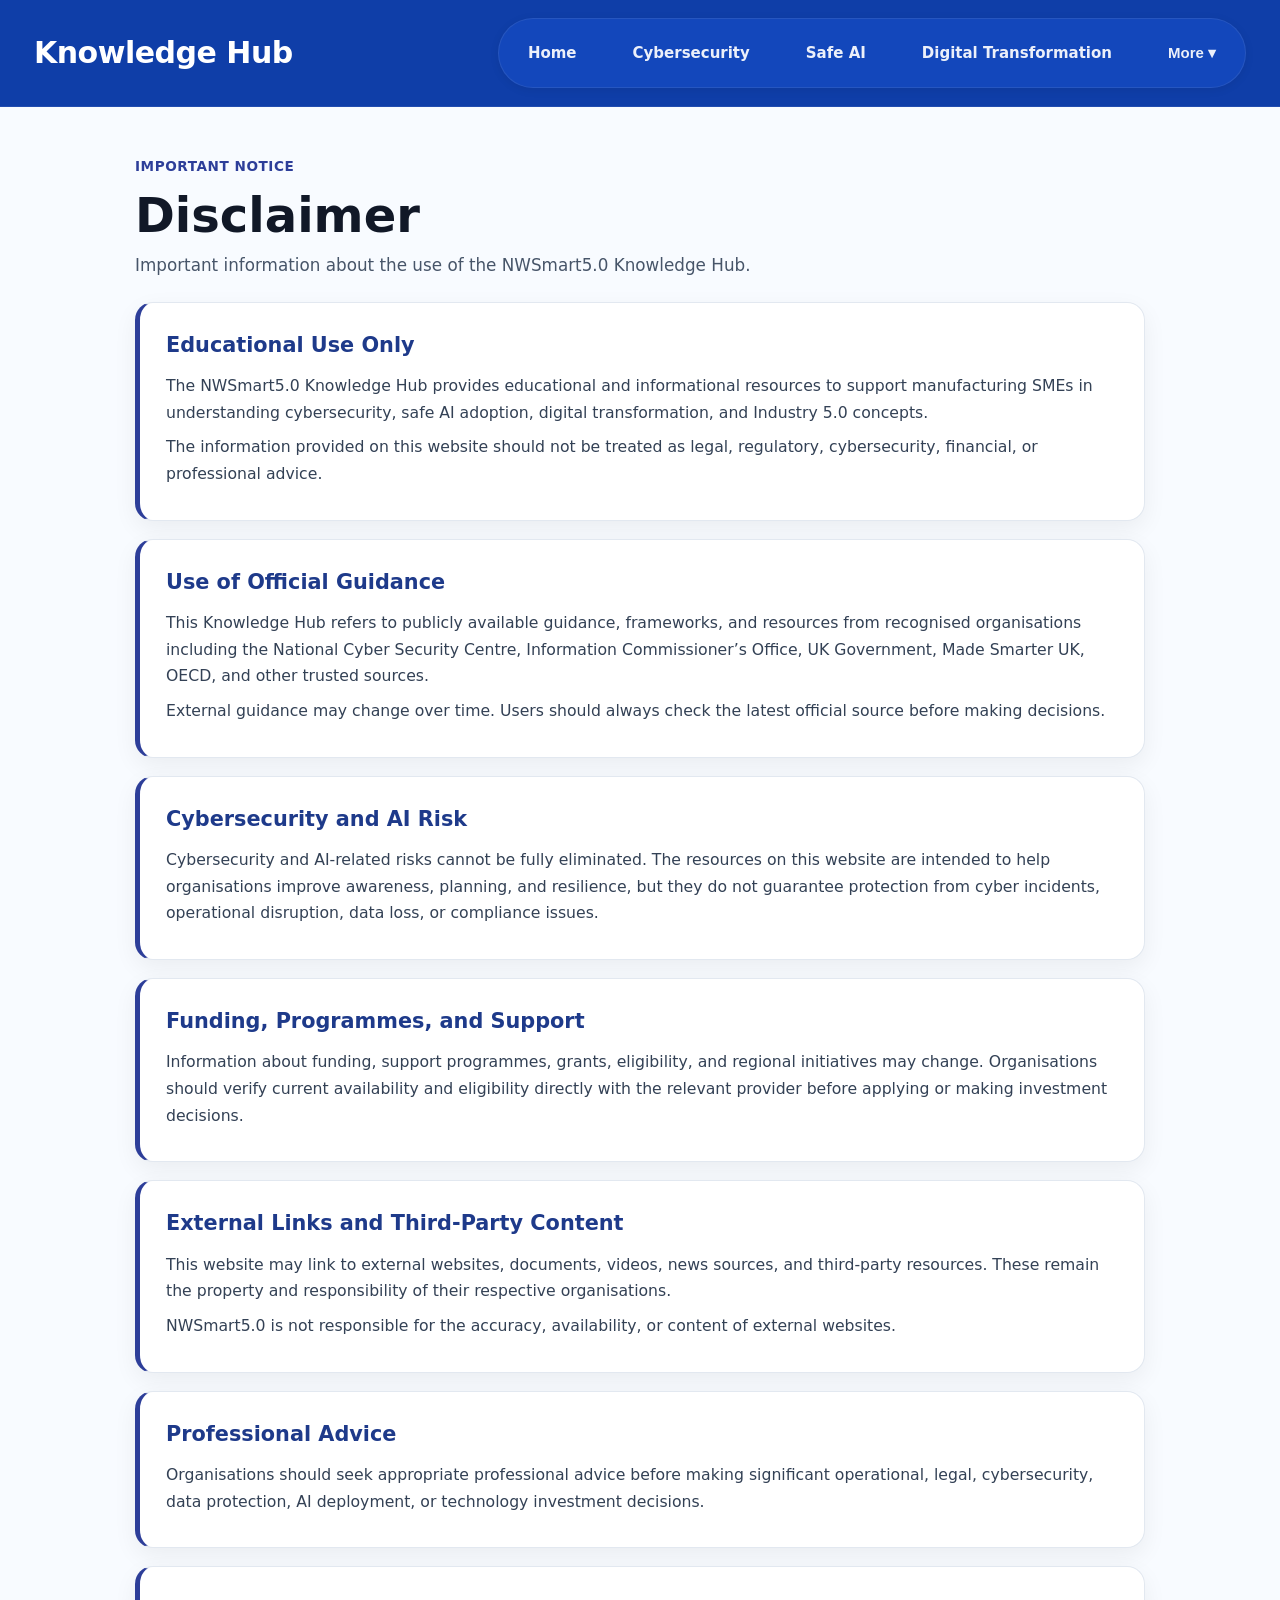
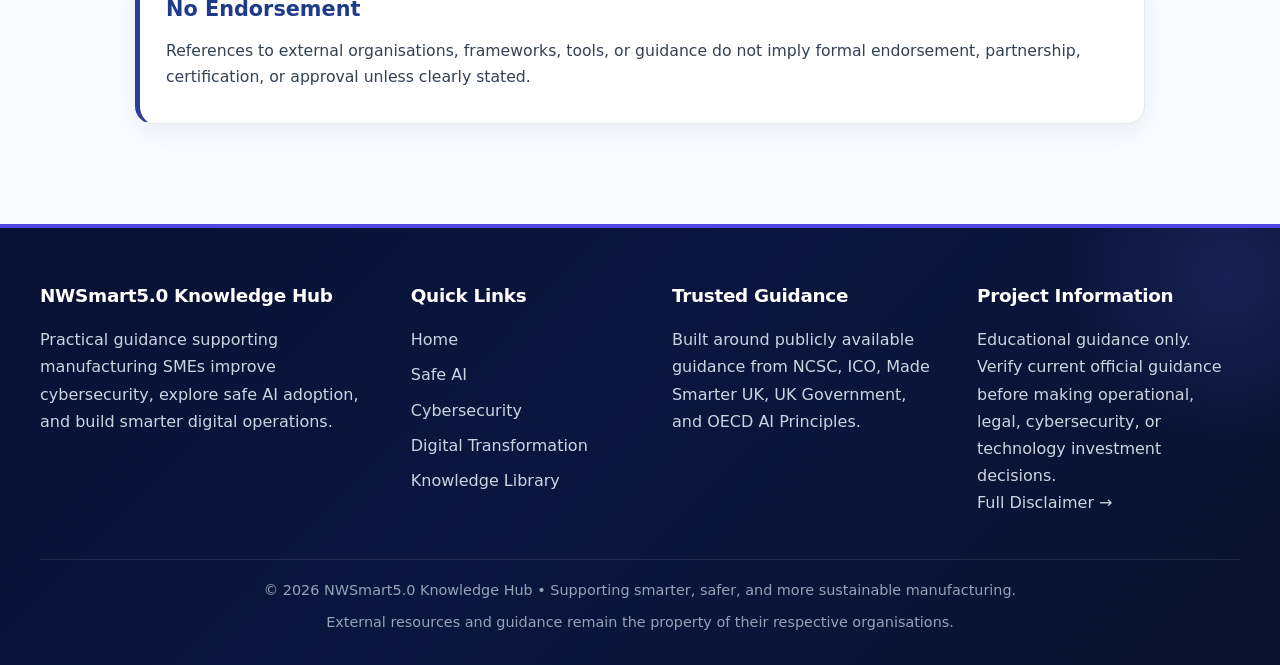
<file: disclaimer.html>
<!DOCTYPE html>
<html lang="en">
<head>
    <meta charset="UTF-8">
    <meta name="viewport" content="width=device-width, initial-scale=1.0">
    <title>Disclaimer | NWSmart5.0 Knowledge Hub</title>
    <link rel="stylesheet" href="style.css">
    <link rel="icon" type="image/png" sizes="32x32" href="images/nwsmart5-logo.png">
    <!-- Google Analytics -->
<script async src="https://www.googletagmanager.com/gtag/js?id=G-LHEP92H7P6"></script>
<script>
    window.dataLayer = window.dataLayer || [];
    function gtag(){dataLayer.push(arguments);}
    gtag('js', new Date());

    gtag('config', 'G-LHEP92H7P6', {
        anonymize_ip: true
    });
</script>
</head>

<body>
    <div id="navbar"></div>

   <section class="disclaimer-header">
    <span>Important Notice</span>
    <h1>Disclaimer</h1>
    <p>
        Important information about the use of the NWSmart5.0 Knowledge Hub.
    </p>
</section>

    <main class="disclaimer-container">

        <section class="disclaimer-card">
            <h2>Educational Use Only</h2>
            <p>
                The NWSmart5.0 Knowledge Hub provides educational and informational resources to support manufacturing SMEs in understanding cybersecurity, safe AI adoption, digital transformation, and Industry 5.0 concepts.
            </p>
            <p>
                The information provided on this website should not be treated as legal, regulatory, cybersecurity, financial, or professional advice.
            </p>
        </section>

        <section class="disclaimer-card">
            <h2>Use of Official Guidance</h2>
            <p>
                This Knowledge Hub refers to publicly available guidance, frameworks, and resources from recognised organisations including the National Cyber Security Centre, Information Commissioner’s Office, UK Government, Made Smarter UK, OECD, and other trusted sources.
            </p>
            <p>
                External guidance may change over time. Users should always check the latest official source before making decisions.
            </p>
        </section>

        <section class="disclaimer-card">
            <h2>Cybersecurity and AI Risk</h2>
            <p>
                Cybersecurity and AI-related risks cannot be fully eliminated. The resources on this website are intended to help organisations improve awareness, planning, and resilience, but they do not guarantee protection from cyber incidents, operational disruption, data loss, or compliance issues.
            </p>
        </section>

        <section class="disclaimer-card">
            <h2>Funding, Programmes, and Support</h2>
            <p>
                Information about funding, support programmes, grants, eligibility, and regional initiatives may change. Organisations should verify current availability and eligibility directly with the relevant provider before applying or making investment decisions.
            </p>
        </section>

        <section class="disclaimer-card">
            <h2>External Links and Third-Party Content</h2>
            <p>
                This website may link to external websites, documents, videos, news sources, and third-party resources. These remain the property and responsibility of their respective organisations.
            </p>
            <p>
                NWSmart5.0 is not responsible for the accuracy, availability, or content of external websites.
            </p>
        </section>

        <section class="disclaimer-card">
            <h2>Professional Advice</h2>
            <p>
                Organisations should seek appropriate professional advice before making significant operational, legal, cybersecurity, data protection, AI deployment, or technology investment decisions.
            </p>
        </section>

        <section class="disclaimer-card">
            <h2>No Endorsement</h2>
            <p>
                References to external organisations, frameworks, tools, or guidance do not imply formal endorsement, partnership, certification, or approval unless clearly stated.
            </p>
        </section>

    </main>

   <footer class="footer home-footer">
    <div class="footer-grid">

        <div>
            <h3>NWSmart5.0 Knowledge Hub</h3>
            <p>Practical guidance supporting manufacturing SMEs improve cybersecurity, explore safe AI adoption, and build smarter digital operations.</p>
        </div>

        <div>
            <h3>Quick Links</h3>
            <a href="index.html">Home</a>
            <a href="safe-ai.html">Safe AI</a>
            <a href="cybersecurity.html">Cybersecurity</a>
            <a href="digital.html">Digital Transformation</a>
            <a href="library.html">Knowledge Library</a>
        </div>

        <div>
            <h3>Trusted Guidance</h3>
            <p>Built around publicly available guidance from NCSC, ICO, Made Smarter UK, UK Government, and OECD AI Principles.</p>
        </div>

     <div>
    <h3>Project Information</h3>

<p>
    Educational guidance only. Verify current official guidance before making operational, legal, cybersecurity, or technology investment decisions.
</p>

<a href="disclaimer.html" class="footer-disclaimer-link">
    Full Disclaimer →
</a>
</div>
  </div>

<div class="footer-bottom">
    <p>© 2026 NWSmart5.0 Knowledge Hub • Supporting smarter, safer, and more sustainable manufacturing.</p>

    <p>
        External resources and guidance remain the property of their respective organisations.
    </p>
</div>
</footer>


    <script>
        fetch('navbar.html')
            .then(response => response.text())
            .then(data => {
                document.getElementById('navbar').innerHTML = data;

                const currentPage = window.location.pathname.split("/").pop();

                document.querySelectorAll('nav a').forEach(link => {
                    const href = link.getAttribute('href');

                    if (href === currentPage) {
                        link.classList.add('active-nav');
                    }
                });
            });
    </script>
</body>
</html>
</file>
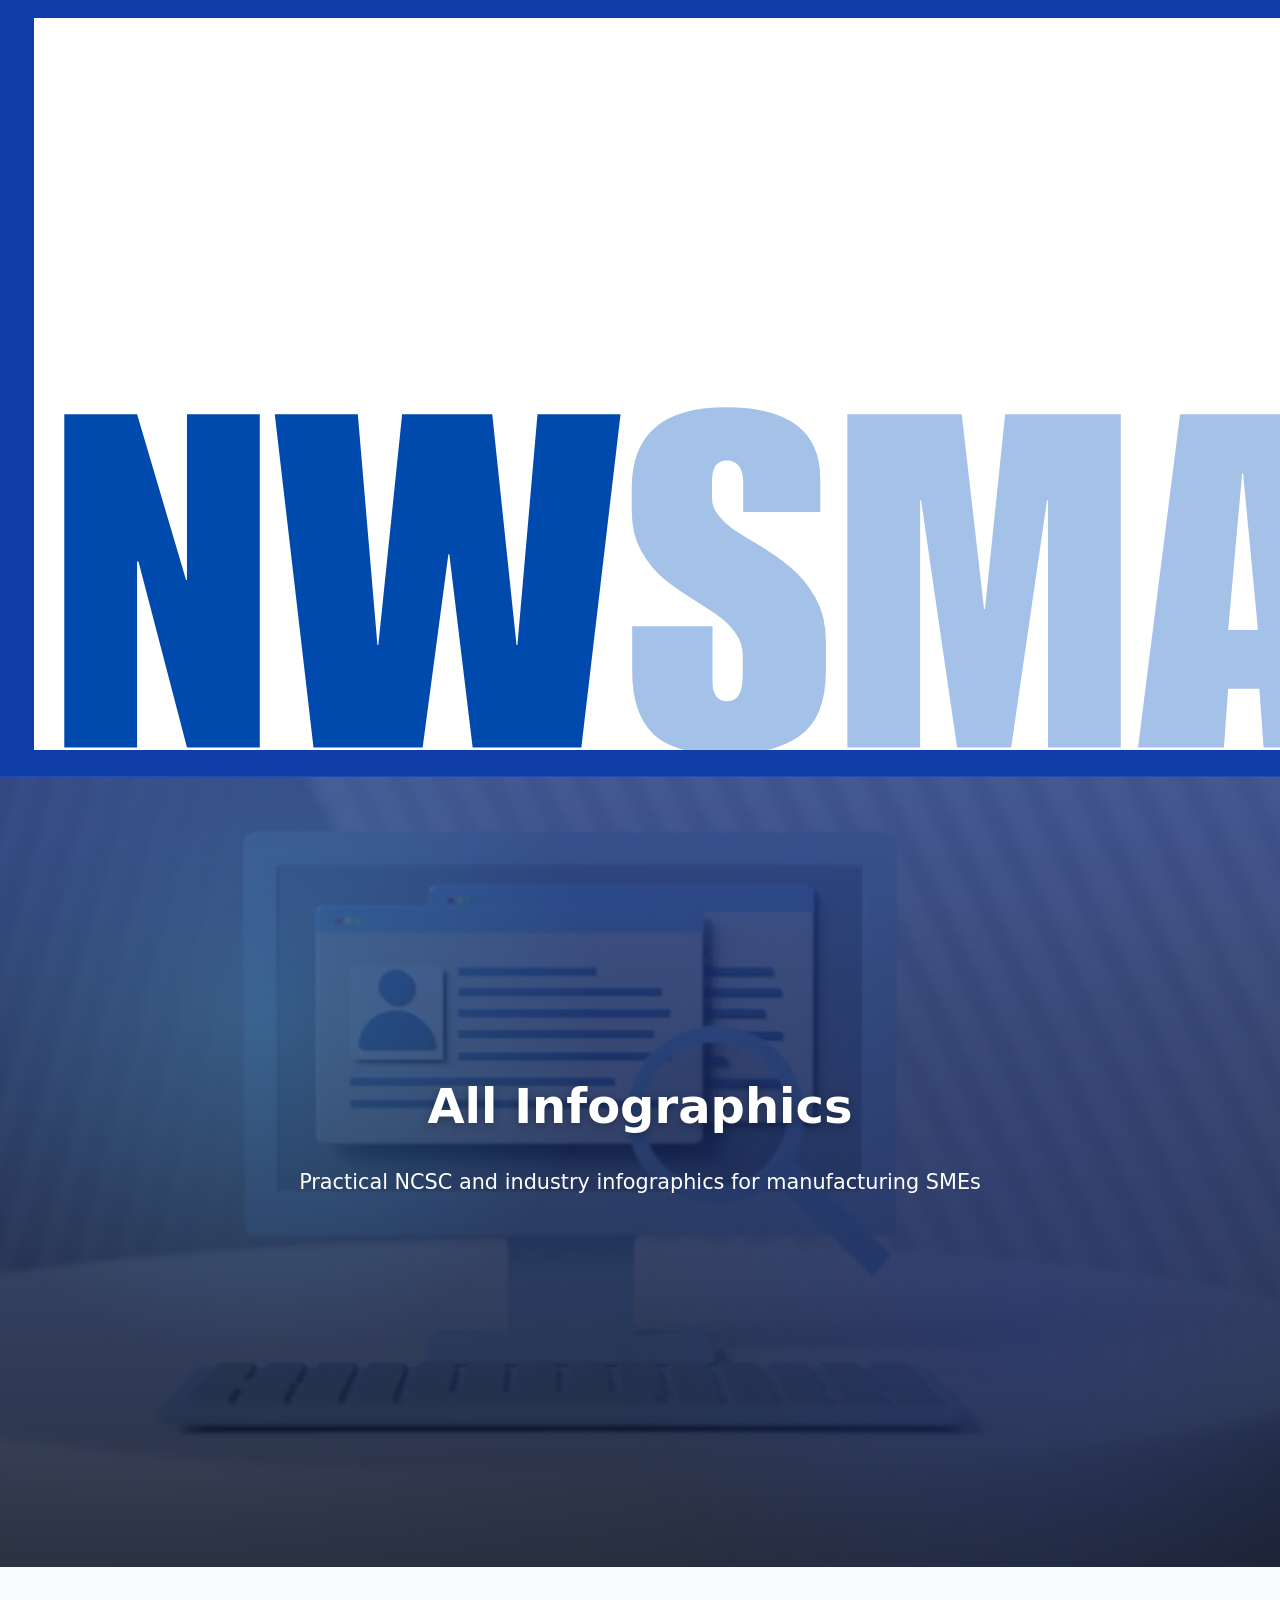
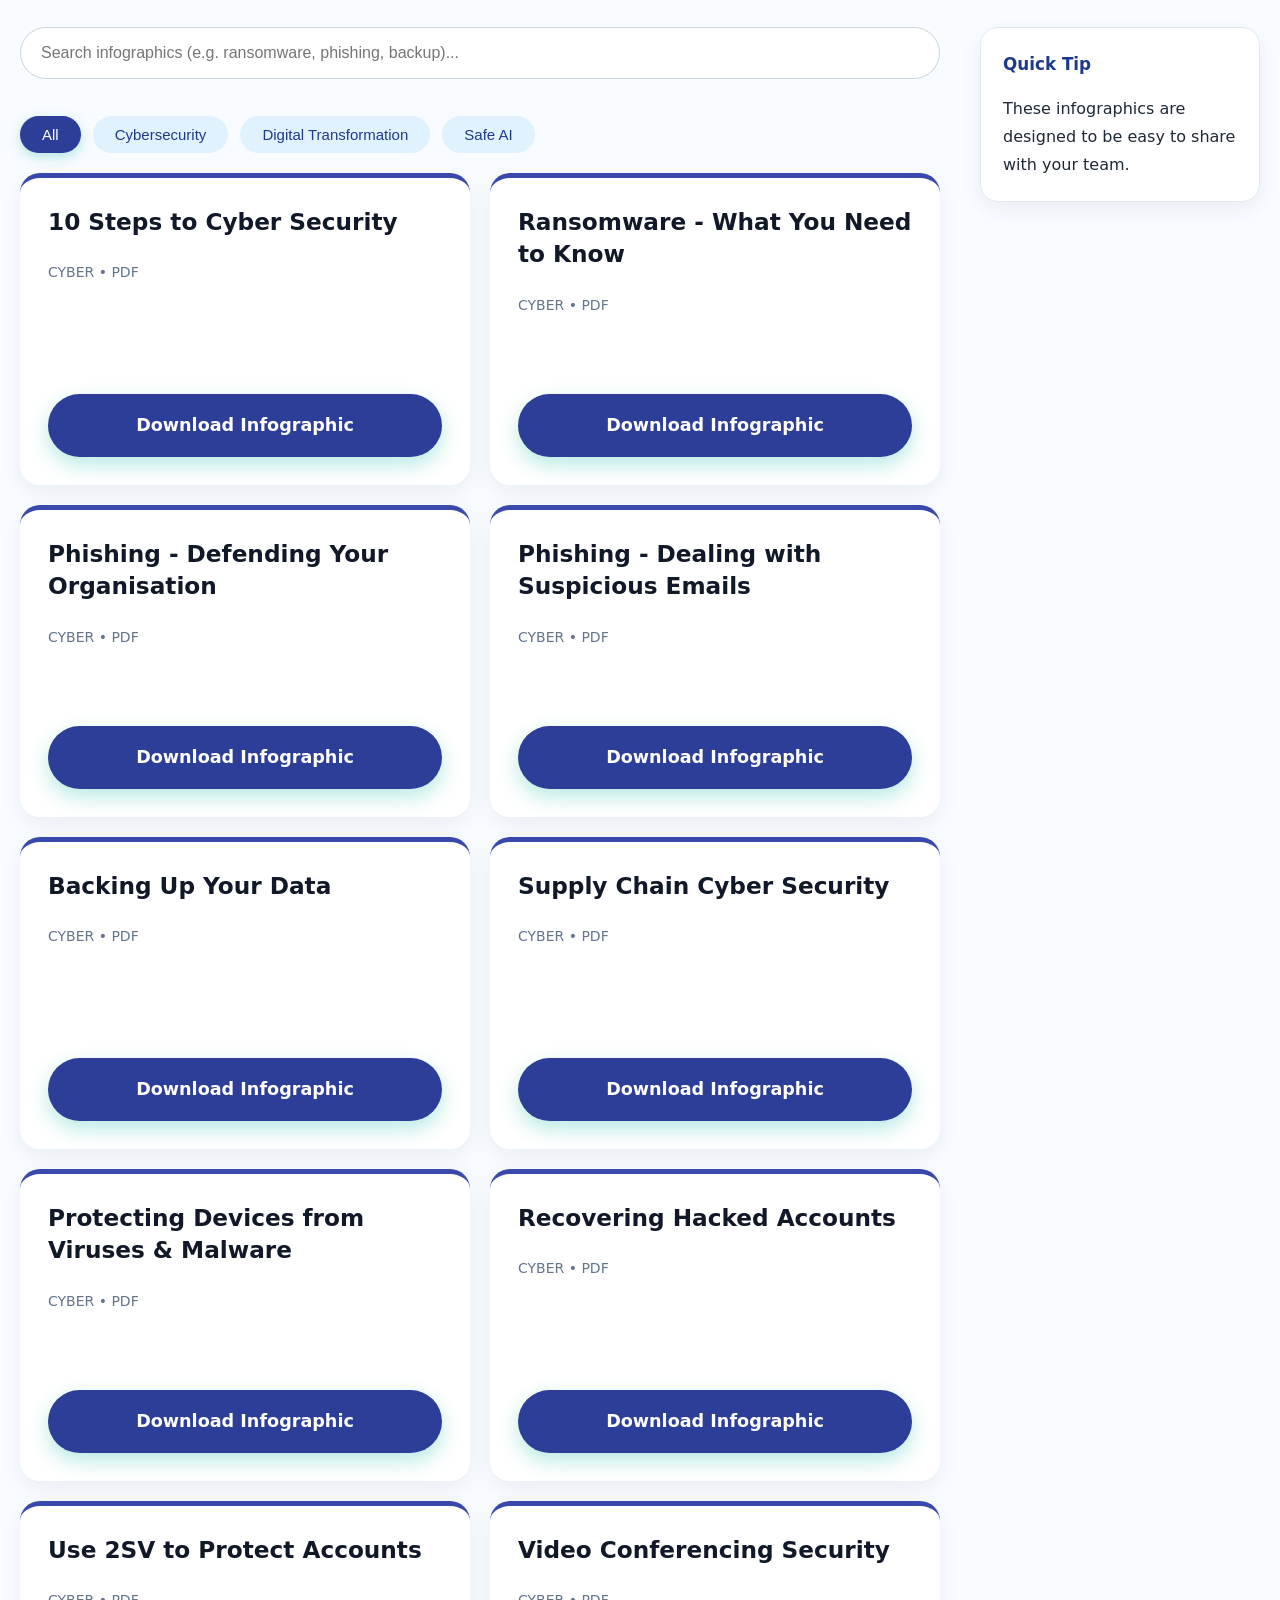
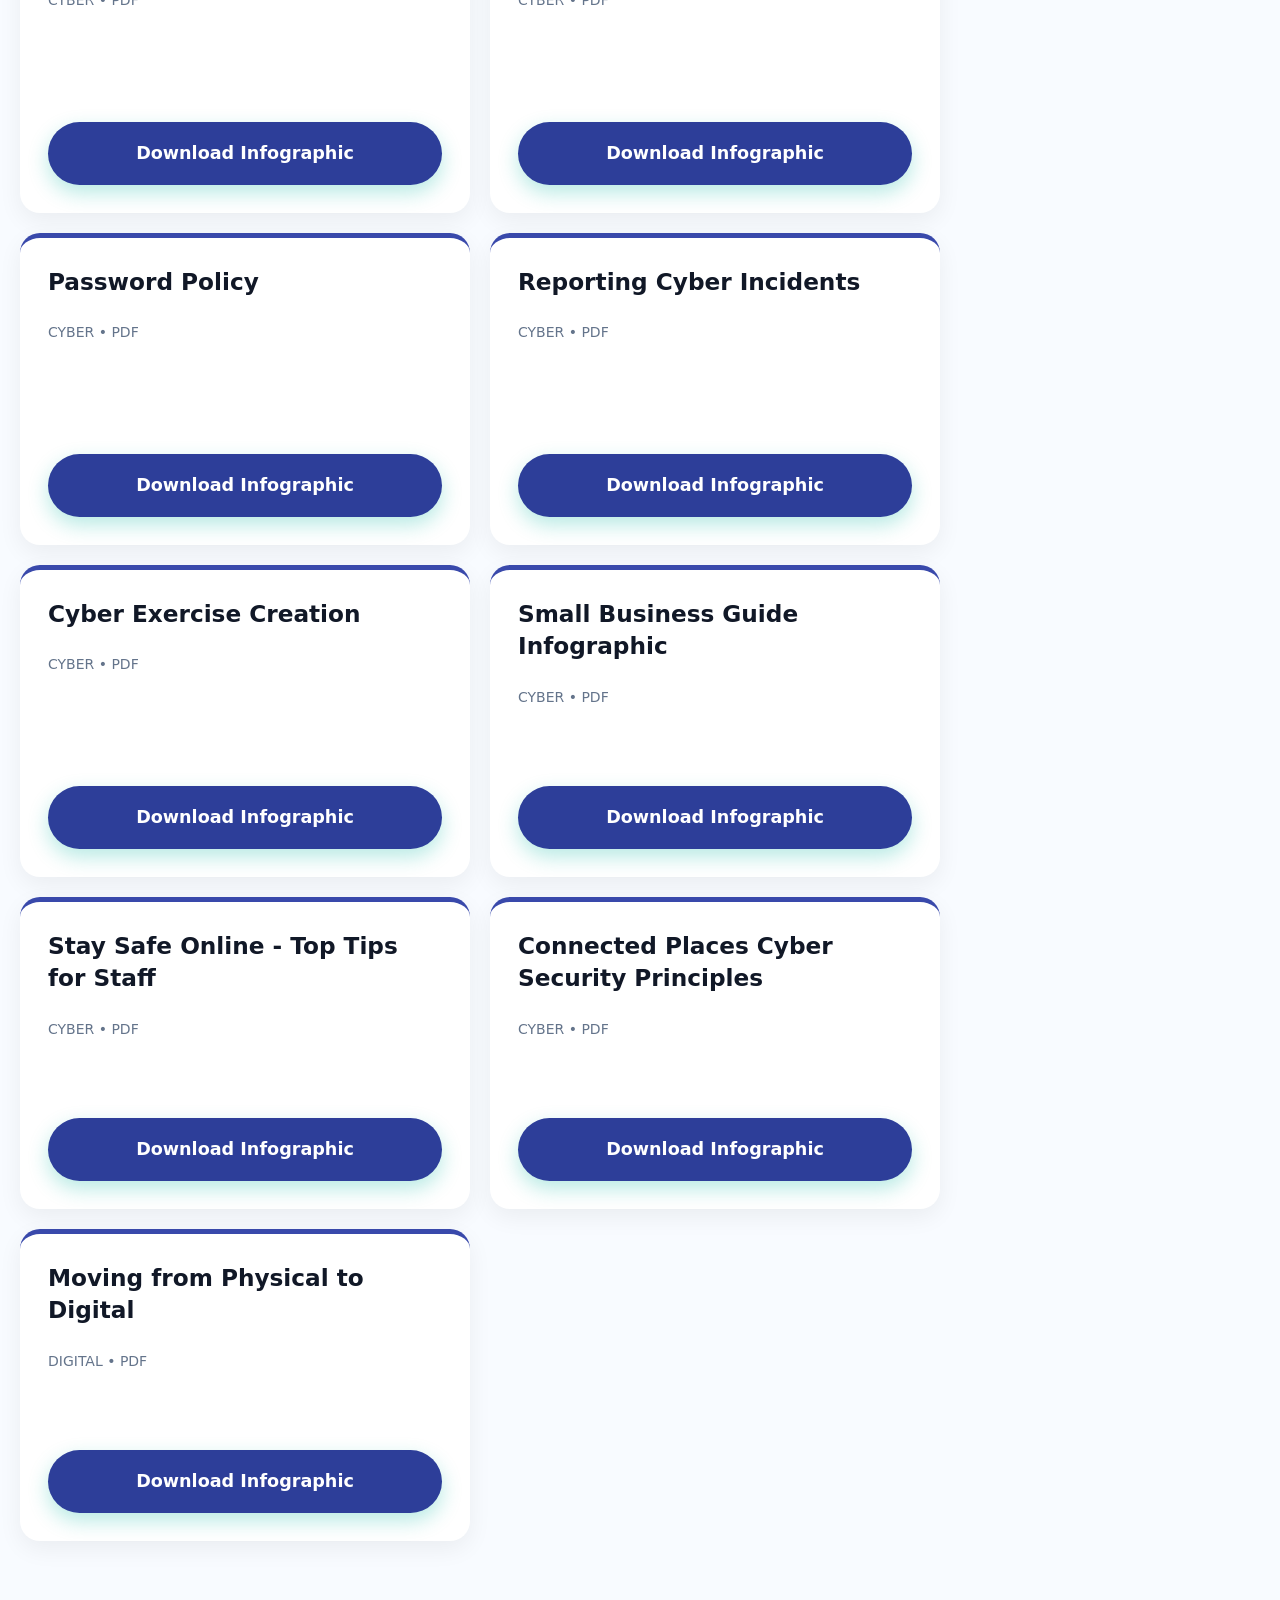
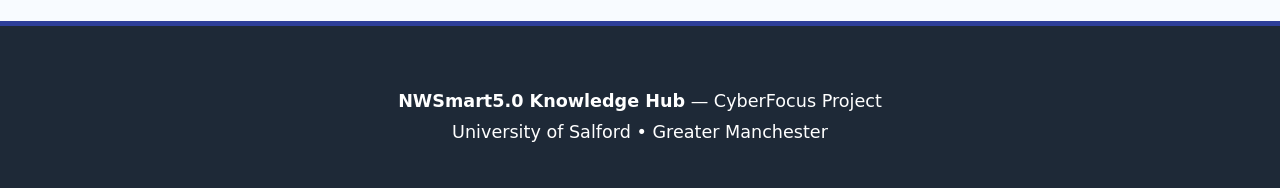
<file: infographics.html>
<!DOCTYPE html>
<html lang="en">
<head>
    <meta charset="UTF-8">
    <meta name="viewport" content="width=device-width, initial-scale=1.0">
    <title>All Infographics | NWSmart5.0 Knowledge Hub</title>
    <link rel="stylesheet" href="style.css">
    <!-- Google Analytics -->
<script async src="https://www.googletagmanager.com/gtag/js?id=G-LHEP92H7P6"></script>
<script>
    window.dataLayer = window.dataLayer || [];
    function gtag(){dataLayer.push(arguments);}
    gtag('js', new Date());
    gtag('config', 'G-LHEP92H7P6');
</script>
</head>
<body>
   <header>
    <div class="nav-container">

        <div class="site-logo">
            <img src="images/nwsmart5-logo.png" alt="NWSmart5.0 Logo" class="navbar-logo">

            <span>Knowledge Hub</span>
        </div>

        <nav>
            <a href="index.html">Home</a>
            <a href="cybersecurity.html">Cybersecurity</a>
            <a href="safe-ai.html">Safe AI</a>
            <a href="digital.html">Digital Transformation</a>
            <a href="library.html">Knowledge Library</a>
            <a href="news.html">News</a>
        </nav>

    </div>
</header>

    <section class="page-hero" style="background: linear-gradient(rgba(30, 58, 138, 0.75), rgba(15, 23, 42, 0.85)),
                url('images/infpic.jpg') center/cover no-repeat !important;">
        <h2>All Infographics</h2>
        <p>Practical NCSC and industry infographics for manufacturing SMEs</p>
    </section>

    <div class="container">
        <div class="main-content">
            <input type="text" id="infographic-search" placeholder="Search infographics (e.g. ransomware, phishing, backup)..." 
                   style="width:100%; padding:16px 20px; margin-bottom:25px; border-radius:50px; border:1px solid #cbd5e1; font-size:16px;">

            <div class="filter-buttons">
                <button class="filter-btn active" data-category="all">All</button>
                <button class="filter-btn" data-category="cyber">Cybersecurity</button>
                <button class="filter-btn" data-category="digital">Digital Transformation</button>
                <button class="filter-btn" data-category="ai">Safe AI</button>
            </div>

            <div class="resource-grid" id="infographic-grid"></div>
        </div>

        <div class="sidebar">
            <h3>Quick Tip</h3>
            <p>These infographics are designed to be easy to share with your team.</p>
        </div>
    </div>

    <footer class="footer">
        <p><strong>NWSmart5.0 Knowledge Hub</strong> — CyberFocus Project<br>
        University of Salford • Greater Manchester</p>
    </footer>

    <script>
        const infographics = [
            // Cybersecurity
            {title: "10 Steps to Cyber Security", category: "cyber", link: "infographics/2021-10-steps-to-cyber-security-infographic.pdf"},
            {title: "Ransomware - What You Need to Know", category: "cyber", link: "infographics/NCSC_Ransomware-what-you-need-to-know.pdf"},
            {title: "Phishing - Defending Your Organisation", category: "cyber", link: "infographics/Phishing-attacks-defending-your-organisation-infographic.pdf"},
            {title: "Phishing - Dealing with Suspicious Emails", category: "cyber", link: "infographics/Phishing-attacks-dealing-suspicious-emails-infographic.pdf"},
            {title: "Backing Up Your Data", category: "cyber", link: "infographics/Backing up your data (NCSC Infographic).pdf"},
            {title: "Supply Chain Cyber Security", category: "cyber", link: "infographics/Assess-supply-chain-cyber-security.pdf"},
            {title: "Protecting Devices from Viruses & Malware", category: "cyber", link: "infographics/Protecting-devices-from-viruses-and-malware-infographic.pdf"},
            {title: "Recovering Hacked Accounts", category: "cyber", link: "infographics/recovering-hacked-accounts-infographics.pdf"},
            {title: "Use 2SV to Protect Accounts", category: "cyber", link: "infographics/Use-2SV-to-protect-accounts-infographic.pdf"},
            {title: "Video Conferencing Security", category: "cyber", link: "infographics/Video_conferencing_infographic.pdf"},
            {title: "Password Policy", category: "cyber", link: "infographics/password_policy_infographic.pdf"},
            {title: "Reporting Cyber Incidents", category: "cyber", link: "infographics/NCSC_Reporting-incidents-infographic.pdf"},
            {title: "Cyber Exercise Creation", category: "cyber", link: "infographics/cyber_exercise_creation.pdf"},
            {title: "Small Business Guide Infographic", category: "cyber", link: "infographics/Small Business Guide 1.2a Infographic.pdf"},
            {title: "Stay Safe Online - Top Tips for Staff", category: "cyber", link: "infographics/Stay-safe-online-top-tips-for-staff-infographic.pdf"},
            {title: "Connected Places Cyber Security Principles", category: "cyber", link: "infographics/Connected-Places-Cyber-Security-Principles-infographic.pdf"},

            // Digital Transformation
            {title: "Moving from Physical to Digital", category: "digital", link: "infographics/moving-physical-digital-infographic.pdf"},

            // Safe AI (placeholder - add when ready)
            // {title: "Safe AI Basics", category: "ai", link: "infographics/safe-ai-infographic.pdf"}
        ];

        function renderInfographics(filtered) {
            const grid = document.getElementById('infographic-grid');
            grid.innerHTML = '';
            filtered.forEach(item => {
                const card = document.createElement('div');
                card.className = 'resource-card';
                card.innerHTML = `
                    <h3>${item.title}</h3>
                    <p style="color:#64748b; font-size:14px; margin:8px 0;">${item.category.toUpperCase()} • PDF</p>
                    <a href="${item.link}" target="_blank" class="button-primary" 
                       style="margin-top:15px; width:100%; text-align:center; display:inline-block;">
                        Download Infographic
                    </a>
                `;
                grid.appendChild(card);
            });
        }

        // Initial render
        renderInfographics(infographics);

        // Search
        document.getElementById('infographic-search').addEventListener('input', (e) => {
            const term = e.target.value.toLowerCase();
            const filtered = infographics.filter(item => 
                item.title.toLowerCase().includes(term)
            );
            renderInfographics(filtered);
        });

        // Filter buttons
        document.querySelectorAll('.filter-btn').forEach(btn => {
            btn.addEventListener('click', () => {
                document.querySelectorAll('.filter-btn').forEach(b => b.classList.remove('active'));
                btn.classList.add('active');

                const category = btn.dataset.category;
                let filtered = infographics;
                
                if (category !== 'all') {
                    filtered = infographics.filter(item => item.category === category);
                }
                renderInfographics(filtered);
            });
        });
    </script>
</body>
</html>
</file>
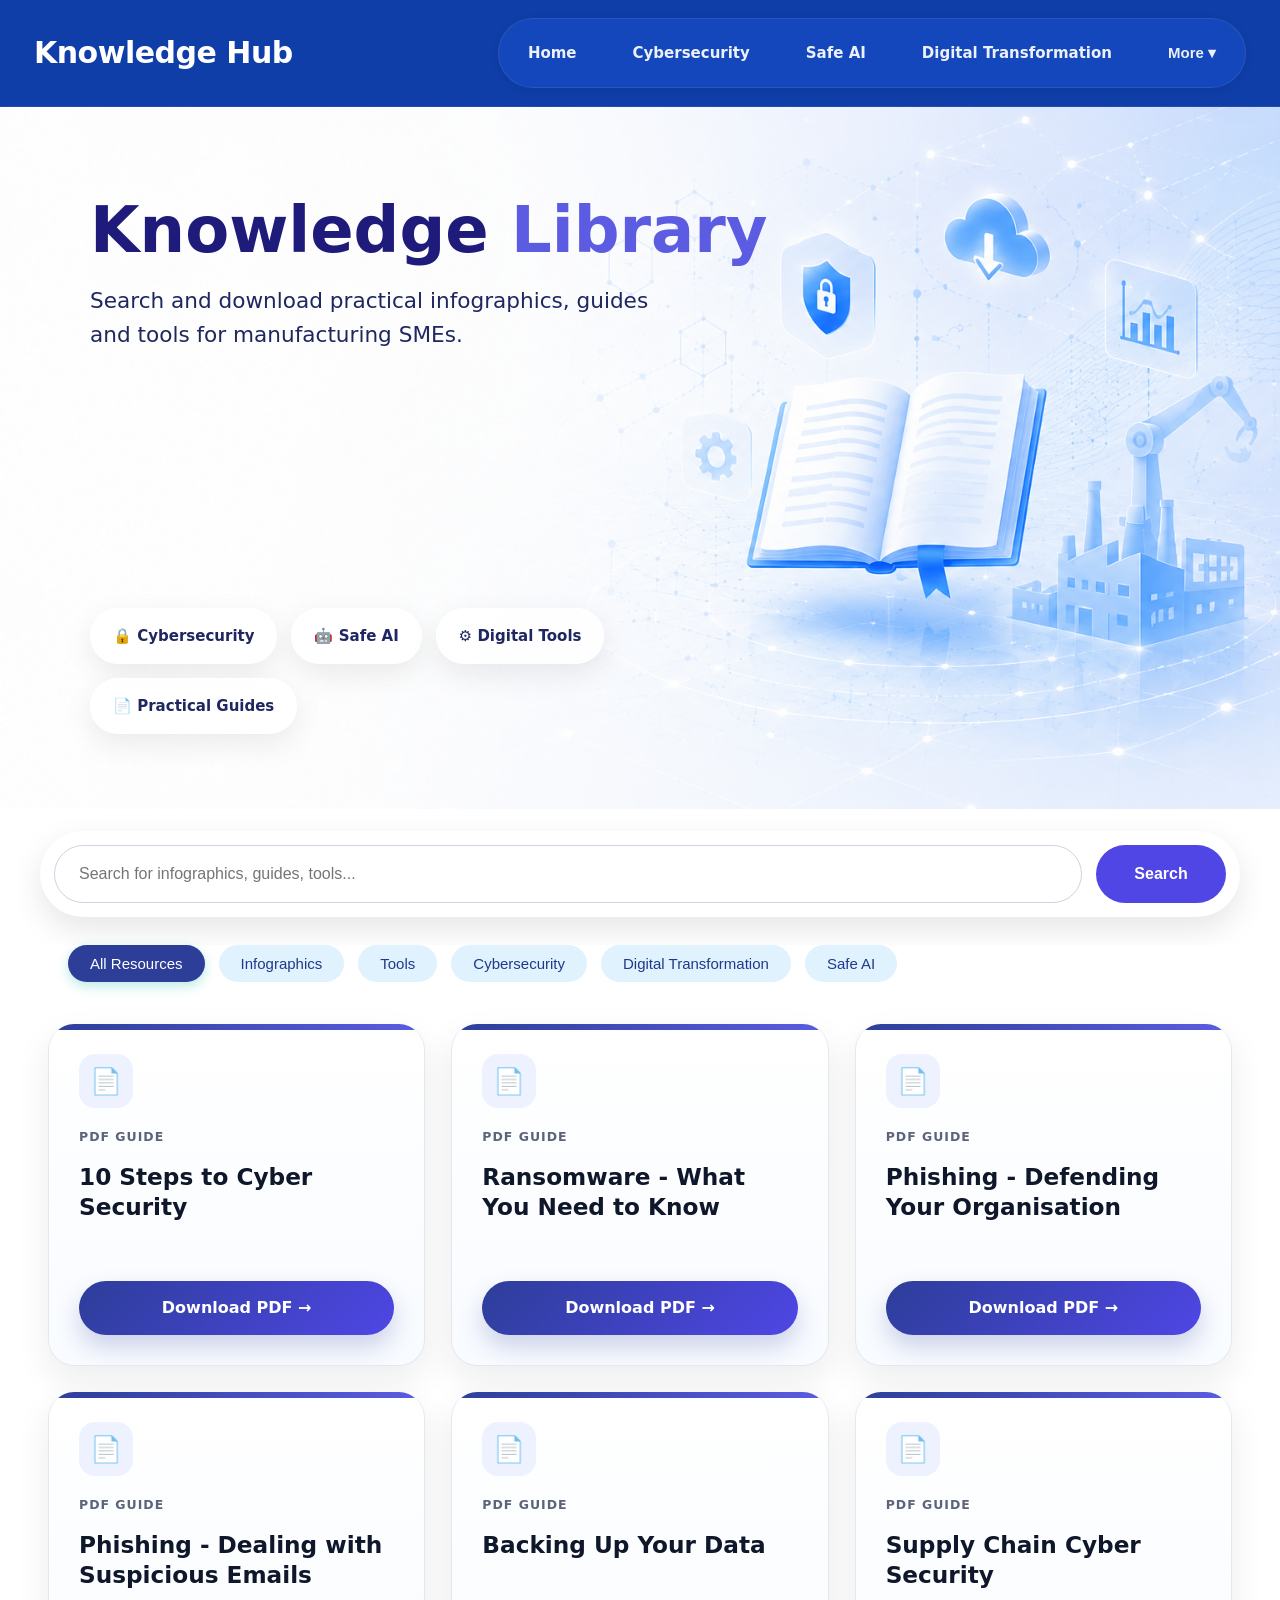
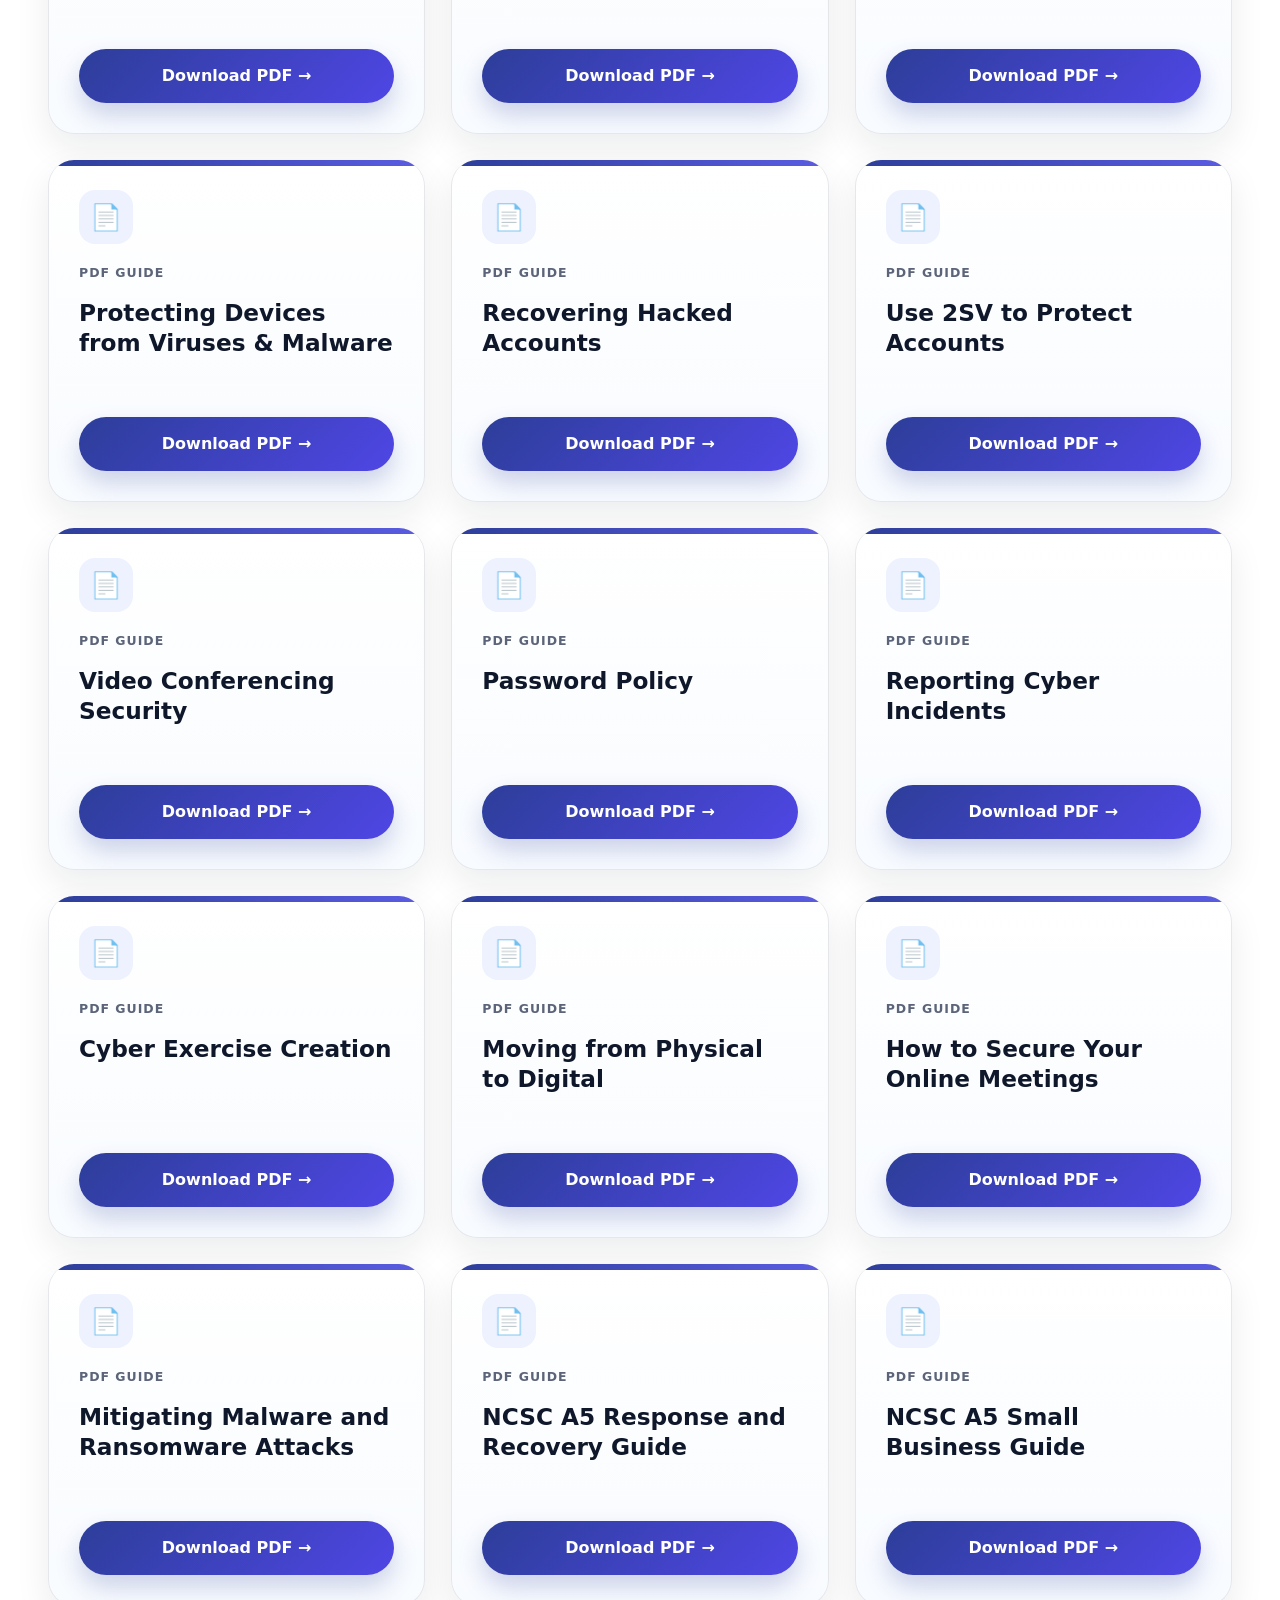
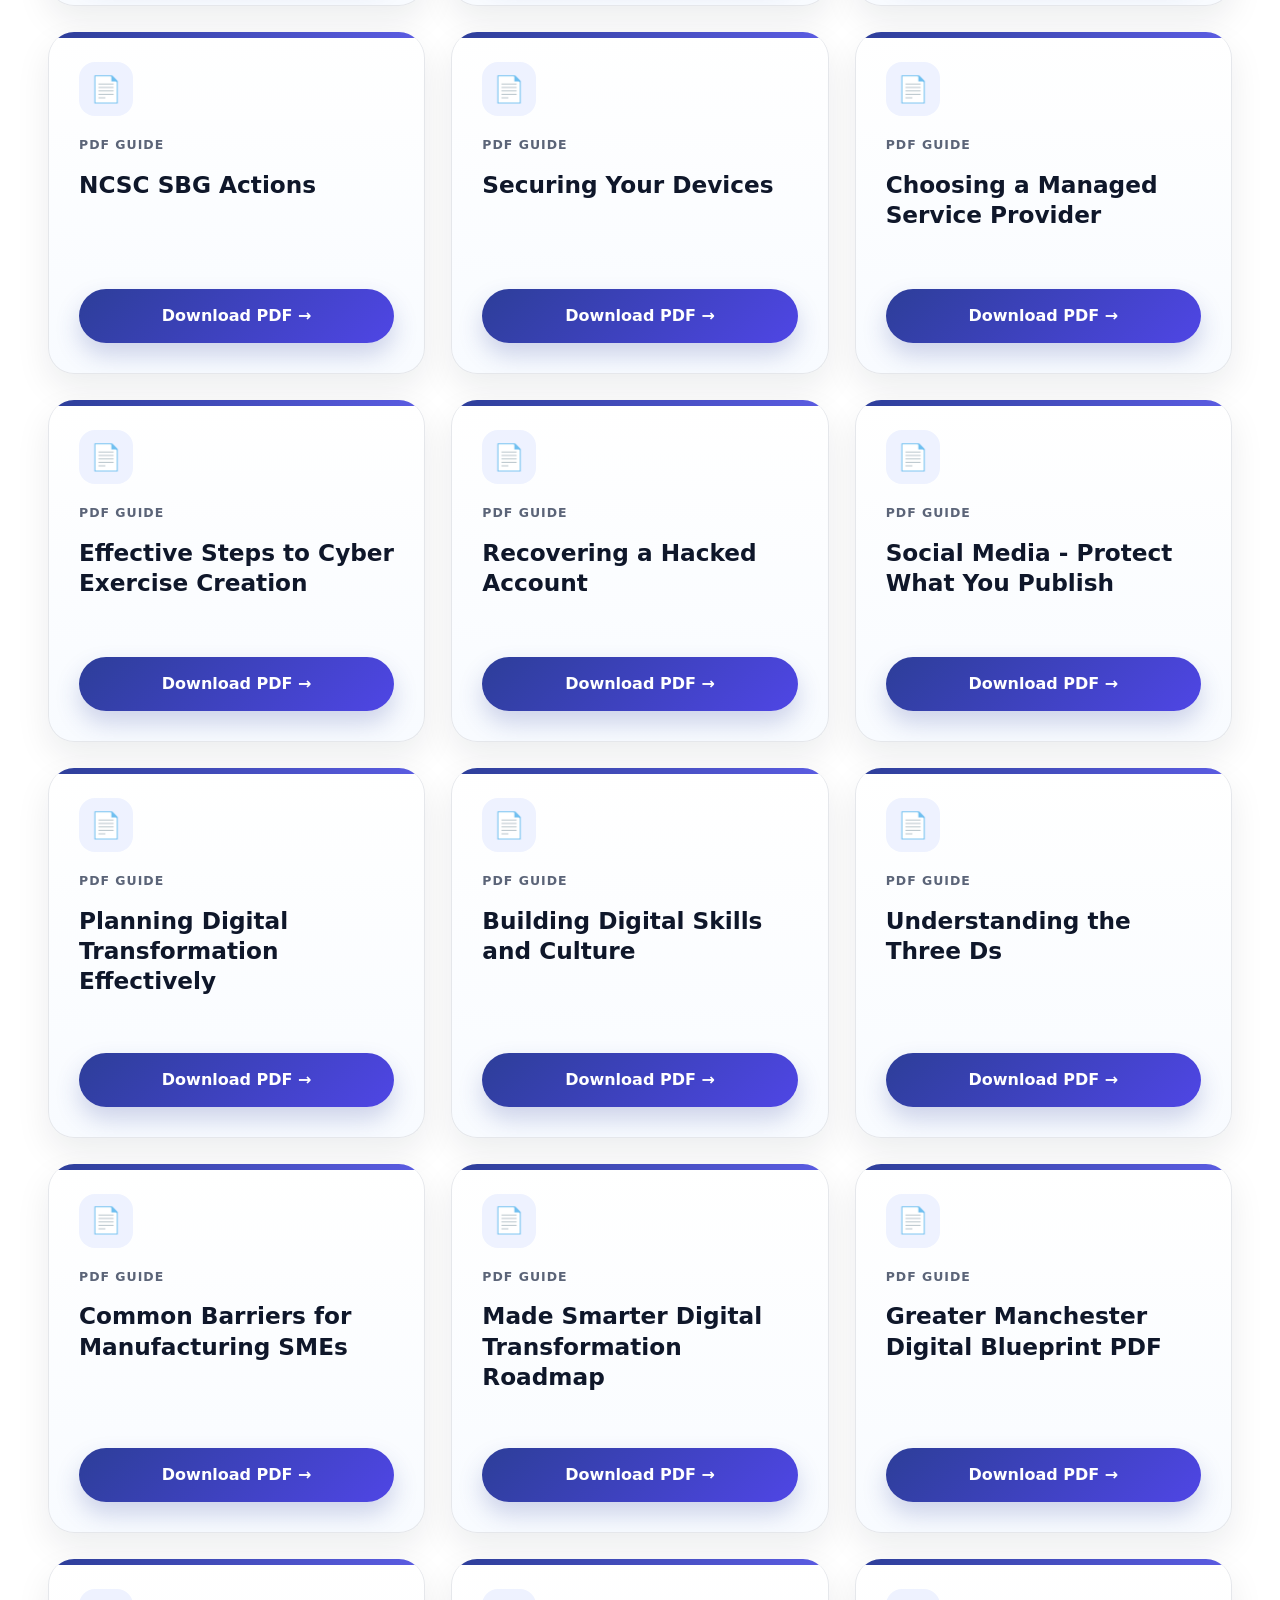
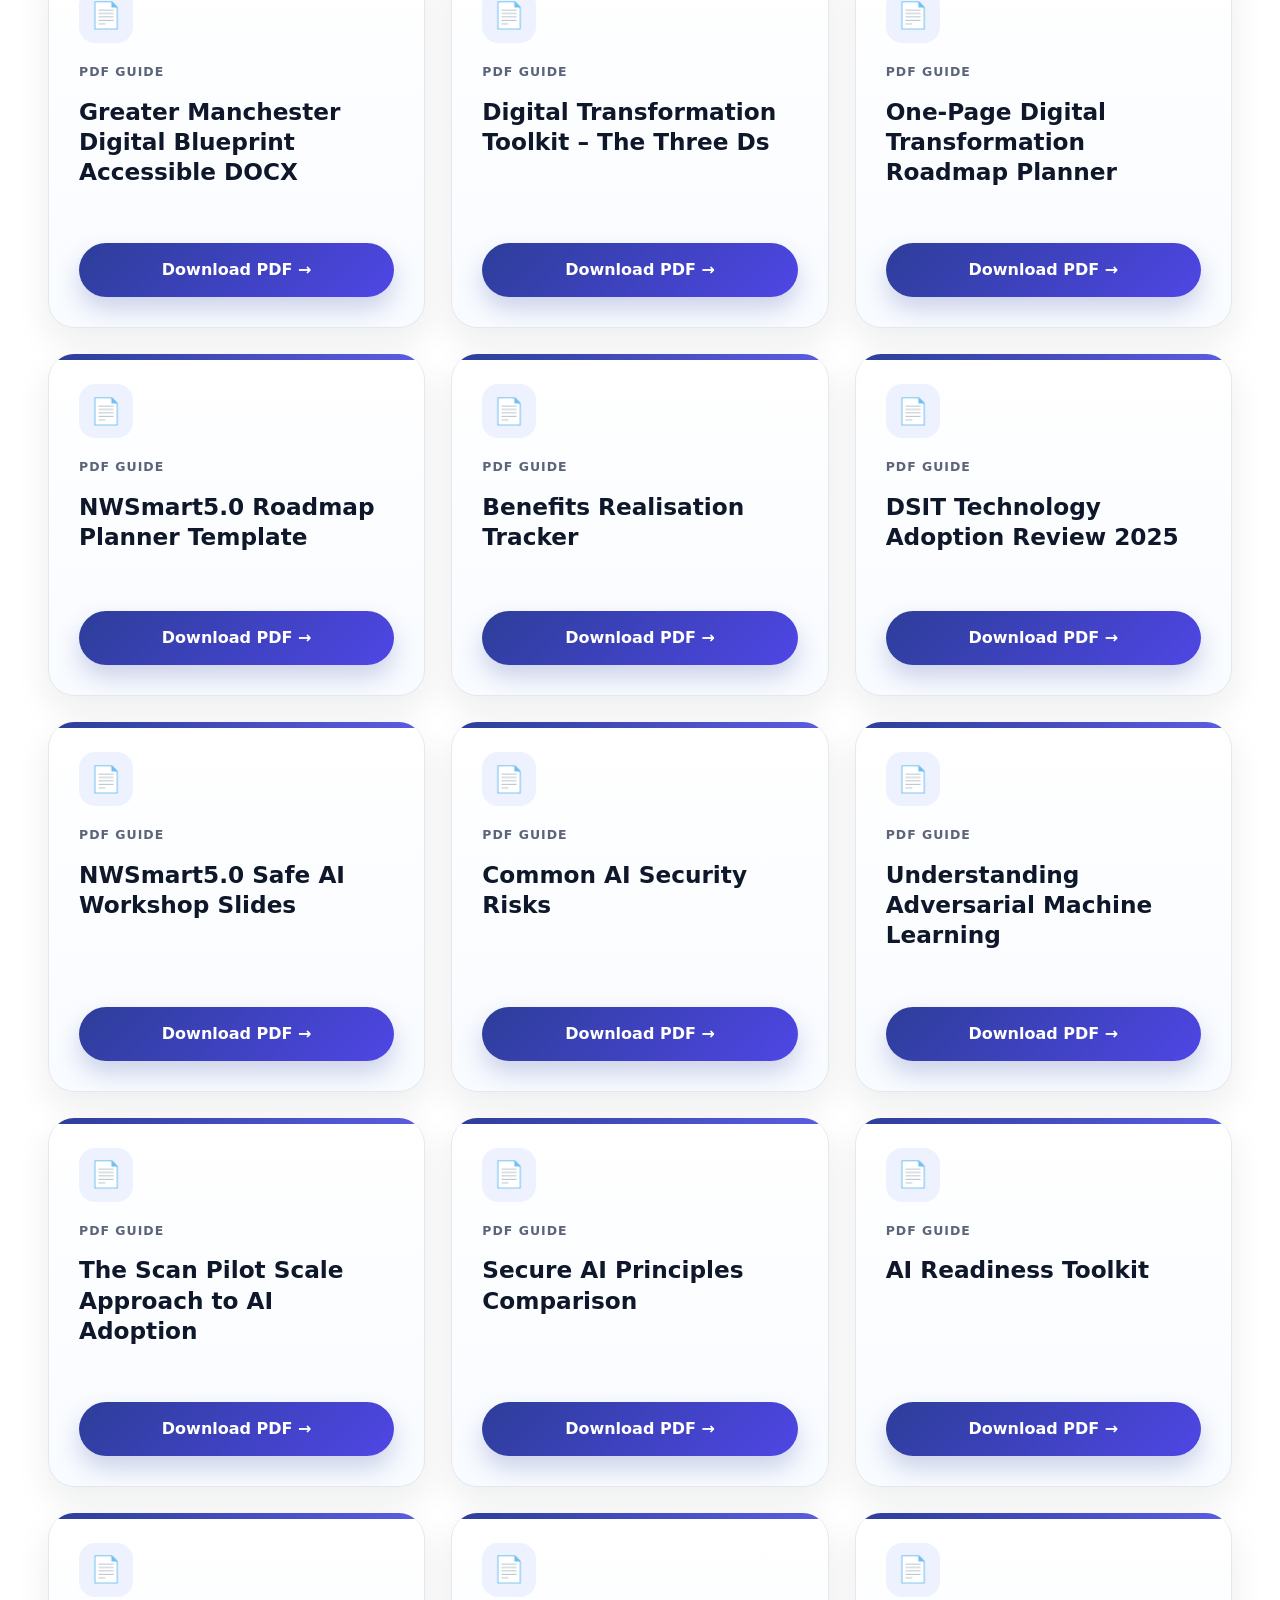
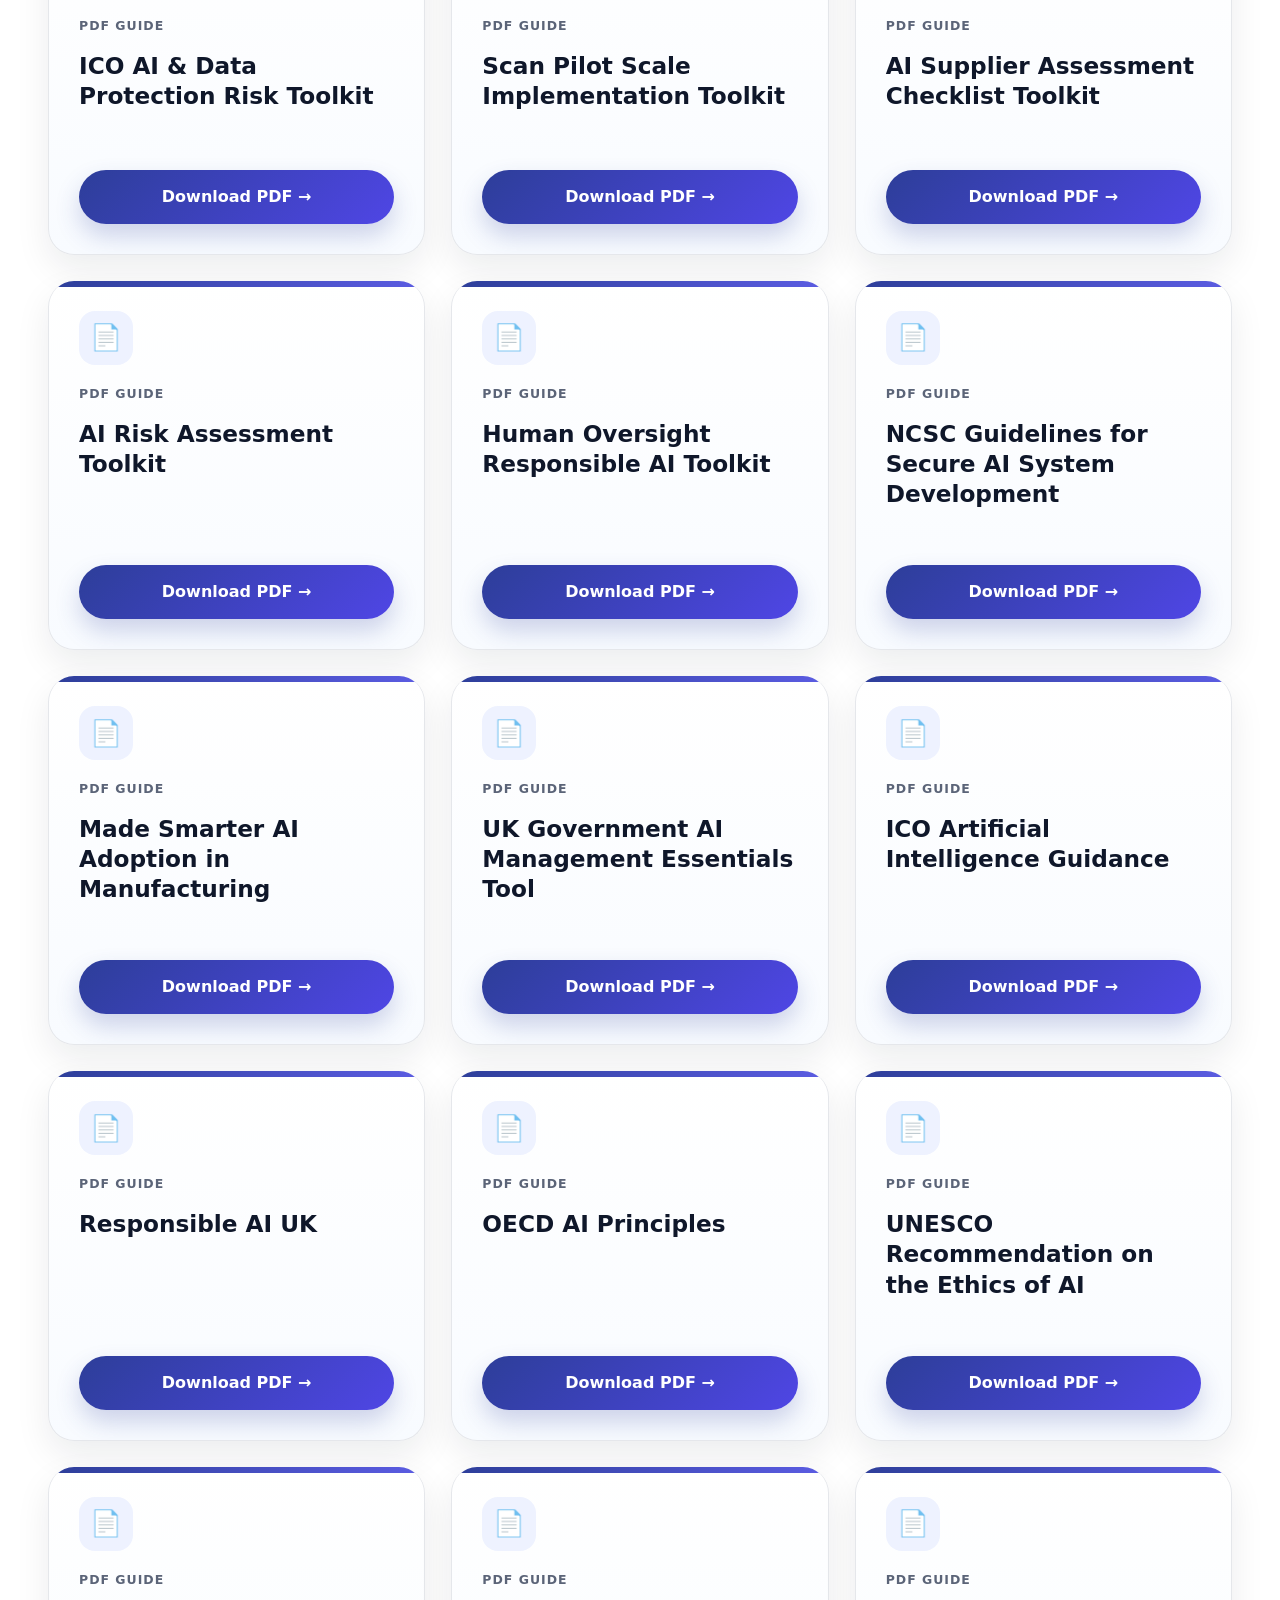
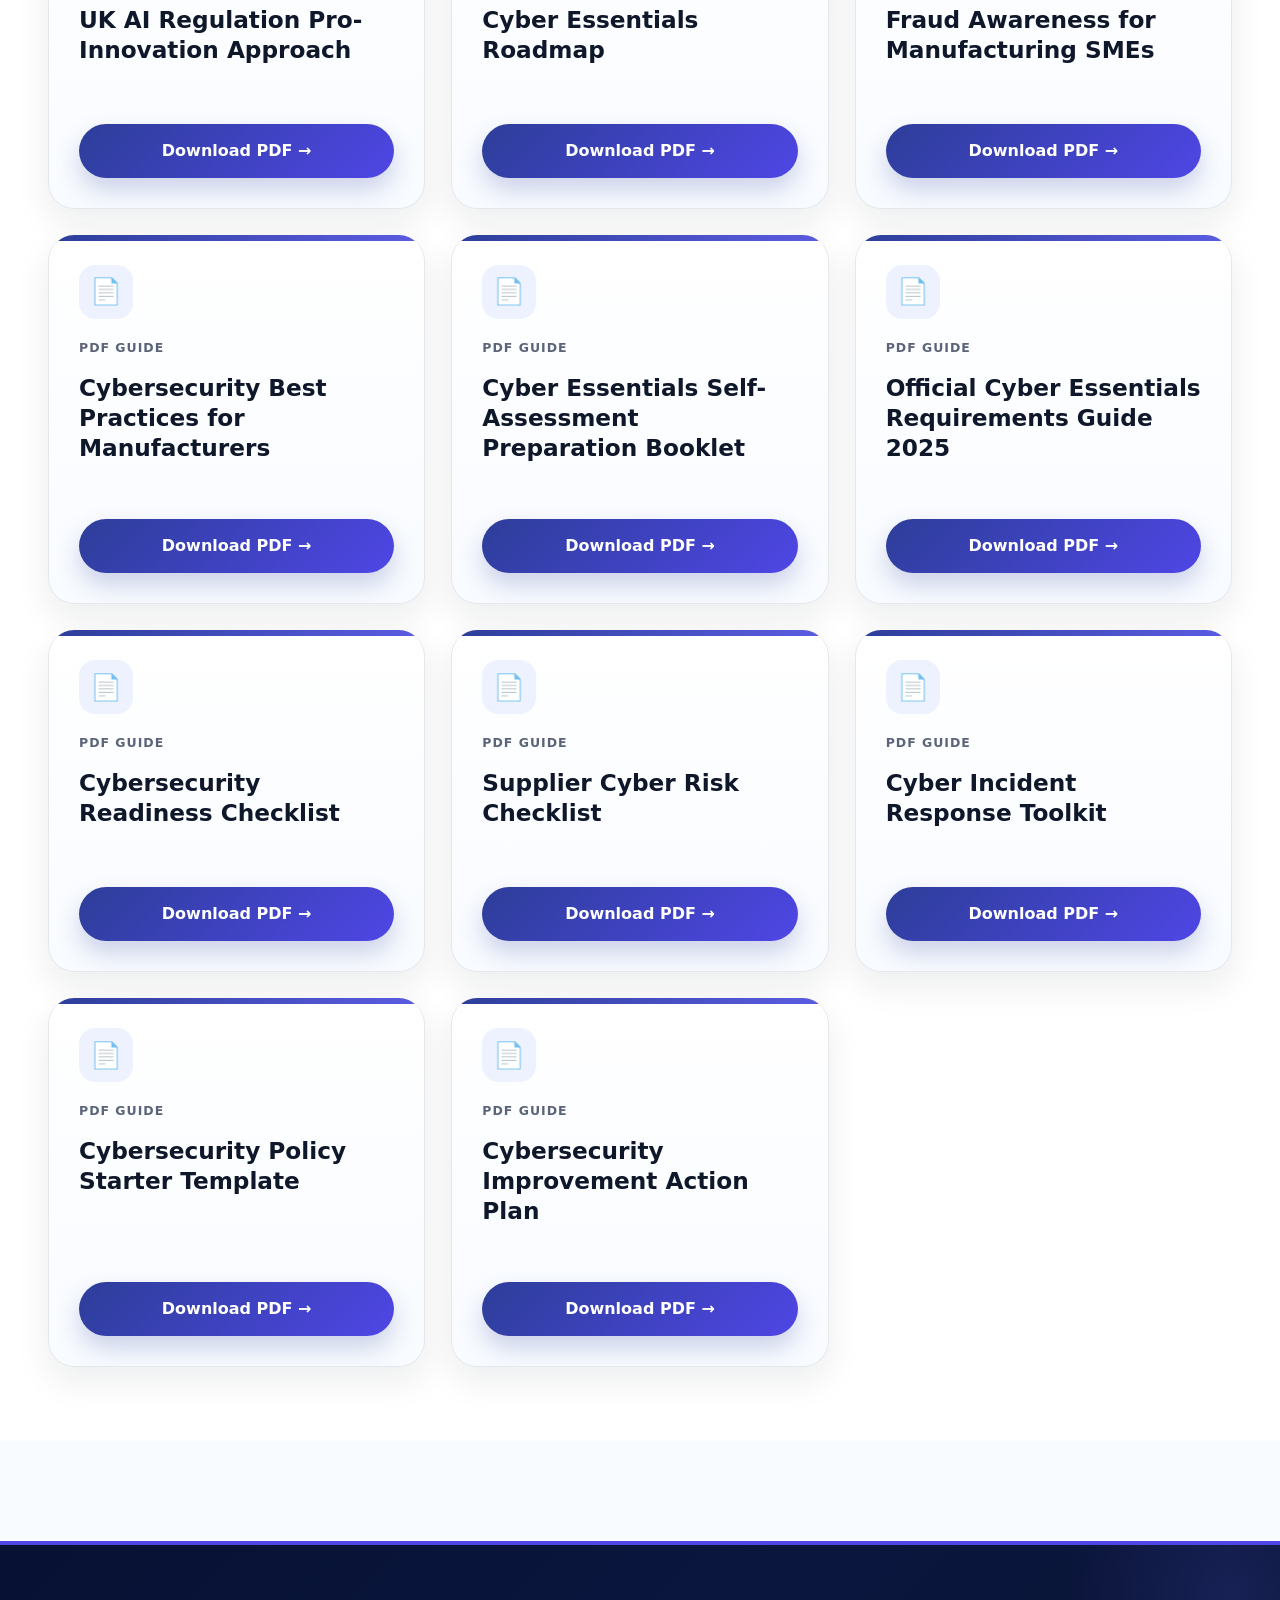
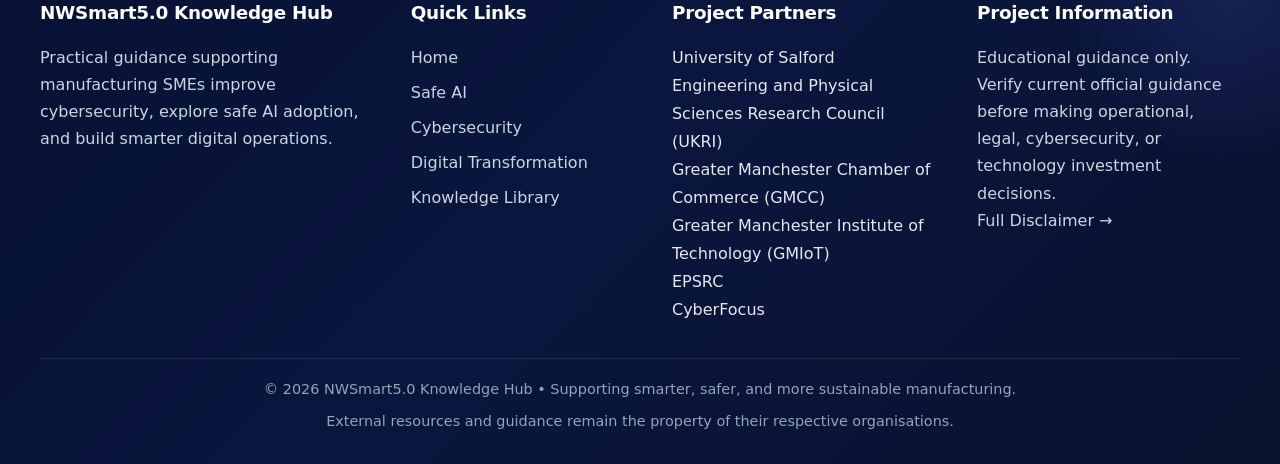
<file: library.html>
<!DOCTYPE html>
<html lang="en">
<head>
    <meta charset="UTF-8">
    <meta name="viewport" content="width=device-width, initial-scale=1.0">
    <title>Knowledge Library | NWSmart5.0</title>
    <link rel="stylesheet" href="style.css">
    <link rel="icon" type="image/png" sizes="32x32" href="images/nwsmart5-logo.png">
    <!-- Google Analytics -->
    <script async src="https://www.googletagmanager.com/gtag/js?id=G-LHEP92H7P6"></script>
    <script>
        window.dataLayer = window.dataLayer || [];
        function gtag(){dataLayer.push(arguments);}
        gtag('js', new Date());
        gtag('config', 'G-LHEP92H7P6');
    </script>
</head>
<body class="library-page">
 <div id="navbar"></div>

 <section class="library-landing">
    <div class="library-hero-content">
        <h2>Knowledge <span>Library</span></h2>
        <p>Search and download practical infographics, guides<br>and tools for manufacturing SMEs.</p>
    </div>
     <div class="library-floating-tags">
    <div class="library-tag">🔒 Cybersecurity</div>
    <div class="library-tag">🤖 Safe AI</div>
    <div class="library-tag">⚙️ Digital Tools</div>
    <div class="library-tag">📄 Practical Guides</div>
</div>
</section>


    <div class="library-sticky-search">
    <div class="library-search-inner">
        <input type="text" id="resource-search" placeholder="Search for infographics, guides, tools...">
        <button type="button" id="hero-search-btn">Search</button>
    </div>

    <div class="container library-layout">
        <div class="main-content">
           

            <div class="filter-buttons">
                <button class="filter-btn active" data-category="all">All Resources</button>
                <button class="filter-btn" data-category="infographic">Infographics</button>
<button class="filter-btn" data-category="tools">Tools</button>
                <button class="filter-btn" data-category="cyber">Cybersecurity</button>
                <button class="filter-btn" data-category="digital">Digital Transformation</button>
                <button class="filter-btn" data-category="ai">Safe AI</button>
            </div>

            <div class="resource-grid" id="resource-grid"></div>
        </div>
 </div>
       
    </div>
 <footer class="footer home-footer">
    <div class="footer-grid">

        <div>
            <h3>NWSmart5.0 Knowledge Hub</h3>
            <p>Practical guidance supporting manufacturing SMEs improve cybersecurity, explore safe AI adoption, and build smarter digital operations.</p>
        </div>

        <div>
            <h3>Quick Links</h3>
            <a href="index.html">Home</a>
            <a href="safe-ai.html">Safe AI</a>
            <a href="cybersecurity.html">Cybersecurity</a>
            <a href="digital.html">Digital Transformation</a>
            <a href="library.html">Knowledge Library</a>
        </div>

     <div>
    <h3>Project Partners</h3>
    <ul class="footer-partners">
        <li>University of Salford </li>
        <li>Engineering and Physical Sciences Research Council (UKRI) </li>
        <li>Greater Manchester Chamber of Commerce (GMCC) </li>
        <li>Greater Manchester Institute of Technology (GMIoT) </li>
        <li>EPSRC</li>
        <li>CyberFocus </li>
    </ul>
</div>

     <div>
    <h3>Project Information</h3>

<p>
    Educational guidance only. Verify current official guidance before making operational, legal, cybersecurity, or technology investment decisions.
</p>

<a href="disclaimer.html" class="footer-disclaimer-link">
    Full Disclaimer →
</a>
</div>
  </div>

<div class="footer-bottom">
    <p>© 2026 NWSmart5.0 Knowledge Hub • Supporting smarter, safer, and more sustainable manufacturing.</p>

    <p>
        External resources and guidance remain the property of their respective organisations.
    </p>
</div>
</footer>


    <script>
        const resources = [
            // Infographics & Guides
            {title: "10 Steps to Cyber Security", category: "infographic", link: "infographics/2021-10-steps-to-cyber-security-infographic.pdf"},
            {title: "Ransomware - What You Need to Know", category: "infographic", link: "infographics/NCSC_Ransomware-what-you-need-to-know.pdf"},
            {title: "Phishing - Defending Your Organisation", category: "infographic", link: "infographics/Phishing-attacks-defending-your-organisation-infographic.pdf"},
            {title: "Phishing - Dealing with Suspicious Emails", category: "infographic", link: "infographics/Phishing-attacks-dealing-suspicious-emails-infographic.pdf"},
            {title: "Backing Up Your Data", category: "infographic", link: "infographics/Backing up your data (NCSC Infographic).pdf"},
            {title: "Supply Chain Cyber Security", category: "infographic", link: "infographics/Assess-supply-chain-cyber-security.pdf"},
            {title: "Protecting Devices from Viruses & Malware", category: "infographic", link: "infographics/Protecting-devices-from-viruses-and-malware-infographic.pdf"},
            {title: "Recovering Hacked Accounts", category: "infographic", link: "infographics/recovering-hacked-accounts-infographics.pdf"},
            {title: "Use 2SV to Protect Accounts", category: "infographic", link: "infographics/Use-2SV-to-protect-accounts-infographic.pdf"},
            {title: "Video Conferencing Security", category: "infographic", link: "infographics/Video_conferencing_infographic.pdf"},
            {title: "Password Policy", category: "infographic", link: "infographics/password_policy_infographic.pdf"},
            {title: "Reporting Cyber Incidents", category: "infographic", link: "infographics/NCSC_Reporting-incidents-infographic.pdf"},
            {title: "Cyber Exercise Creation", category: "infographic", link: "infographics/cyber_exercise_creation.pdf"},
            {title: "Moving from Physical to Digital", category: "infographic", link: "infographics/moving-physical-digital-infographic.pdf"},

            // PDFs from pdfs folder
            {title: "How to Secure Your Online Meetings", category: "infographic", link: "pdfs/How-to-secure-your-online-meetings.pdf"},
            {title: "Mitigating Malware and Ransomware Attacks", category: "infographic", link: "pdfs/Mitigating-malware-and-ransomware-attacks.pdf"},
            {title: "NCSC A5 Response and Recovery Guide", category: "infographic", link: "pdfs/NCSC_A5_Response_and_Recovery_Guide_v3.pdf"},
            {title: "NCSC A5 Small Business Guide", category: "infographic", link: "pdfs/NCSC_A5_Small_Business_Guide_v4_OCT20.pdf"},
            {title: "NCSC SBG Actions", category: "infographic", link: "pdfs/NCSC_SBG_Actions.pdf"},
            {title: "Securing Your Devices", category: "infographic", link: "pdfs/Securing-your-devices.pdf"},
            {title: "Choosing a Managed Service Provider", category: "infographic", link: "pdfs/choosing-a-managed-service-provider-msp.pdf"},
            {title: "Effective Steps to Cyber Exercise Creation", category: "infographic", link: "pdfs/effective-steps-to-cyber-exercise-creation.pdf"},
            {title: "Recovering a Hacked Account", category: "infographic", link: "pdfs/recovering-a-hacked-account.pdf"},
            {title: "Social Media - Protect What You Publish", category: "infographic", link: "pdfs/social-media-protect-what-you-publish.pdf"},
            // DIGITAL TRANSFORMATION RESOURCES
{title: "Planning Digital Transformation Effectively", category: "digital", link: "images/Planning digital transformation effectively.png"},
{title: "Building Digital Skills and Culture", category: "digital", link: "infographics/Building digital skills and culture.png"},
{title: "Understanding the Three Ds", category: "digital", link: "infographics/Three Ds.png"},
{title: "Common Barriers for Manufacturing SMEs", category: "digital", link: "infographics/Barriers.png"},
{title: "Made Smarter Digital Transformation Roadmap", category: "digital", link: "https://www.madesmarter.uk/media/vuumewqe/madesmarter-digital-transformation.pdf"},
{title: "Greater Manchester Digital Blueprint PDF", category: "digital", link: "https://www.greatermanchester-ca.gov.uk/media/7849/gm-digital-blueprint-2023-26-final.pdf"},
{title: "Greater Manchester Digital Blueprint Accessible DOCX", category: "digital", link: "https://www.greatermanchester-ca.gov.uk/media/7808/gm-digital-blueprint-2023-26-accessible.docx"},
{title: "Digital Transformation Toolkit – The Three Ds", category: "digital", link: "Tools/digital/Digital_Transformation_Toolkit_The_Three_Ds.docx"},
{title: "One-Page Digital Transformation Roadmap Planner", category: "digital", link: "Tools/digital/One-Page Digital Transformation Roadmap Planner 1.0.docx"},
{title: "NWSmart5.0 Roadmap Planner Template", category: "digital", link: "Tools/digital/Digital_Transfromation_NWSmart5.0_Roadmap_Planner_Template.docx"},
{title: "Benefits Realisation Tracker", category: "digital", link: "Tools/digital/Digital_Transformation Benefits Realisation Tracker – Adapted from Made Smarter Roadmap (2024).docx"},
            {title: "DSIT Technology Adoption Review 2025", category: "digital", link: "https://assets.publishing.service.gov.uk/media/6857e0995225e4ed0bf3ceb5/dsit_technology_adoption_review_web.pdf"},

// SAFE AI RESOURCES
{title: "NWSmart5.0 Safe AI Workshop Slides", category: "ai", link: "workshopSlides/NWSmart5-SafeAI-Workshop.pdf"},
{title: "Common AI Security Risks", category: "ai", link: "infographics/Common AI security risks.png"},
{title: "Understanding Adversarial Machine Learning", category: "ai", link: "infographics/Understanding adversarial machine learning.png"},
{title: "The Scan Pilot Scale Approach to AI Adoption", category: "ai", link: "infographics/The Scan Pilot Scale approach to AI adoption.png"},
{title: "Secure AI Principles Comparison", category: "ai", link: "infographics/Secure AI principles comparison.png"},

{title: "AI Readiness Toolkit", category: "ai", link: "Tools/AI_Readiness_Toolkit.docx"},
{title: "ICO AI & Data Protection Risk Toolkit", category: "ai", link: "Tools/ai_and_data_protection_risk_toolkit_v11.xlsx"},
{title: "Scan Pilot Scale Implementation Toolkit", category: "ai", link: "Tools/Scan_Pilot_Scale_Implementation_Toolkit.docx"},
{title: "AI Supplier Assessment Checklist Toolkit", category: "ai", link: "Tools/AI_Supplier_Assessment_Checklist_Toolkit.docx"},
{title: "AI Risk Assessment Toolkit", category: "ai", link: "Tools/AI_Risk_Assessment_Toolkit.docx"},
{title: "Human Oversight Responsible AI Toolkit", category: "ai", link: "Tools/Human_Oversight_Responsible_AI_Toolkit.docx"},

{title: "NCSC Guidelines for Secure AI System Development", category: "ai", link: "https://www.ncsc.gov.uk/sites/default/files/documents/Guidelines-for-secure-AI-system-development.pdf"},
{title: "Made Smarter AI Adoption in Manufacturing", category: "ai", link: "https://www.madesmarter.uk/resources/ai-adoption-in-manufacturing/"},
{title: "UK Government AI Management Essentials Tool", category: "ai", link: "https://www.gov.uk/government/consultations/ai-management-essentials-tool/outcome/guidance-for-using-the-ai-management-essentials-tool-government-response"},
{title: "ICO Artificial Intelligence Guidance", category: "ai", link: "https://ico.org.uk/for-organisations/uk-gdpr-guidance-and-resources/artificial-intelligence/"},
{title: "Responsible AI UK", category: "ai", link: "https://rai.ac.uk/"},
{title: "OECD AI Principles", category: "ai", link: "https://oecd.ai/en/ai-principles"},
{title: "UNESCO Recommendation on the Ethics of AI", category: "ai", link: "https://www.unesco.org/en/ethics-ai/en/recommendation-ethics"},
{title: "UK AI Regulation Pro-Innovation Approach", category: "ai", link: "https://www.gov.uk/government/publications/ai-regulation-a-pro-innovation-approach"},
            // ADDITIONAL CYBERSECURITY RESOURCES

{title: "Cyber Essentials Roadmap", category: "cyber", link: "infographics/Cyber essentials roadmap .png"},

{title: "Fraud Awareness for Manufacturing SMEs", category: "cyber", link: "infographics/Fraud awareness.png"},

{title: "Cybersecurity Best Practices for Manufacturers", category: "cyber", link: "infographics/Cybersecurity best practices for manufacturers.png"},

{title: "Cyber Essentials Self-Assessment Preparation Booklet", category: "cyber", link: "pdfs/Cyber-Essentials-Self-Assessment-Preparation-Booklet-Willow-052025-EXAMPLE-DOC-2.pdf"},

{title: "Official Cyber Essentials Requirements Guide 2025", category: "cyber", link: "pdfs/cyber-essentials-requirements-for-it-infrastructure-v3-2-1.pdf"},

{title: "Cybersecurity Readiness Checklist", category: "cyber", link: "Tools/cybersecurity-readiness-checklist (2).docx"},

{title: "Supplier Cyber Risk Checklist", category: "cyber", link: "Tools/supplier-cyber-risk-checklist.docx"},

{title: "Cyber Incident Response Toolkit", category: "cyber", link: "Tools/cyber-incident-response-toolkit.docx"},

{title: "Cybersecurity Policy Starter Template", category: "cyber", link: "Tools/cybersecurity-policy-starter-template.docx"},

{title: "Cybersecurity Improvement Action Plan", category: "cyber", link: "Tools/cybersecurity-improvement-action-plan.docx"},
        ];

        function renderResources(filtered) {
            const grid = document.getElementById('resource-grid');
            grid.innerHTML = '';
           
            if (filtered.length === 0) {
                grid.innerHTML = `<p style="grid-column: 1 / -1; text-align: center; padding: 60px 20px; color: #64748b; font-size: 1.1rem;">
                    No resources found.<br><small>Try a different search term.</small>
                </p>`;
                return;
            }

            filtered.forEach(r => {
                const card = document.createElement('div');
                card.className = 'resource-card';
               card.innerHTML = `
    <div class="resource-icon">📄</div>
    <span class="resource-type">PDF GUIDE</span>
    <h3>${r.title}</h3>
    <a href="${r.link}" target="_blank" class="library-download-btn">
        Download PDF →
    </a>
`;
                grid.appendChild(card);
            });
        }

        // Initial render
        renderResources(resources);

        // Search
      let activeCategory = "all";

function applySearchAndFilter() {
    const term = document.getElementById('resource-search').value.toLowerCase().trim();

    let filtered = resources;

    if (activeCategory === "infographic") {
        filtered = filtered.filter(r =>
           r.link.toLowerCase().includes("infographics/")
        );
    } 
    else if (activeCategory === "tools") {
        filtered = filtered.filter(r =>
            r.link.toLowerCase().includes("tools/")
        );
    }
    else if (activeCategory !== "all") {
        filtered = filtered.filter(r => r.category === activeCategory);
    }

    if (term !== "") {
        filtered = filtered.filter(r => 
            r.title.toLowerCase().includes(term) ||
            r.category.toLowerCase().includes(term)
        );
    }

    renderResources(filtered);
}

function scrollToResults() {
    document.getElementById("resource-grid").scrollIntoView({
        behavior: "smooth",
        block: "start"
    });
}
document.getElementById('resource-search').addEventListener('input', applySearchAndFilter);
document.getElementById('hero-search-btn').addEventListener('click', function () {
    applySearchAndFilter();
    scrollToResults();
});
document.getElementById('resource-search').addEventListener('keydown', function(e) {
    if (e.key === "Enter") {
        applySearchAndFilter();
        scrollToResults();
    }
});

        // Filters
       document.querySelectorAll('.filter-btn').forEach(btn => {
    btn.addEventListener('click', () => {
        document.querySelectorAll('.filter-btn').forEach(b => b.classList.remove('active'));
        btn.classList.add('active');

        activeCategory = btn.dataset.category;
        applySearchAndFilter();
    });
});
        fetch('navbar.html')
    .then(response => response.text())
    .then(data => {
        document.getElementById('navbar').innerHTML = data;

        const currentPage = window.location.pathname.split("/").pop();

        document.querySelectorAll('nav a').forEach(link => {

            const href = link.getAttribute('href');

            if (
                href === currentPage ||
                (currentPage === '' && href === 'index.html')
            ) {
                link.classList.add('active-nav');
            }

        });
    });
window.onscroll = function () {
    const btn = document.getElementById("backToTopBtn");

    if (document.body.scrollTop > 300 || document.documentElement.scrollTop > 300) {
        btn.style.display = "flex";
    } else {
        btn.style.display = "none";
    }
};

function scrollToTop() {
    window.scrollTo({
        top: 0,
        behavior: "smooth"
    });
}
        function toggleMobileNav() {
    const nav = document.querySelector("nav");
    if (nav) {
        nav.classList.toggle("mobile-nav-open");
    }
}
    </script>
    <button id="backToTopBtn" onclick="scrollToTop()">
    ↑ Top
</button>
</body>
</html>
</file>
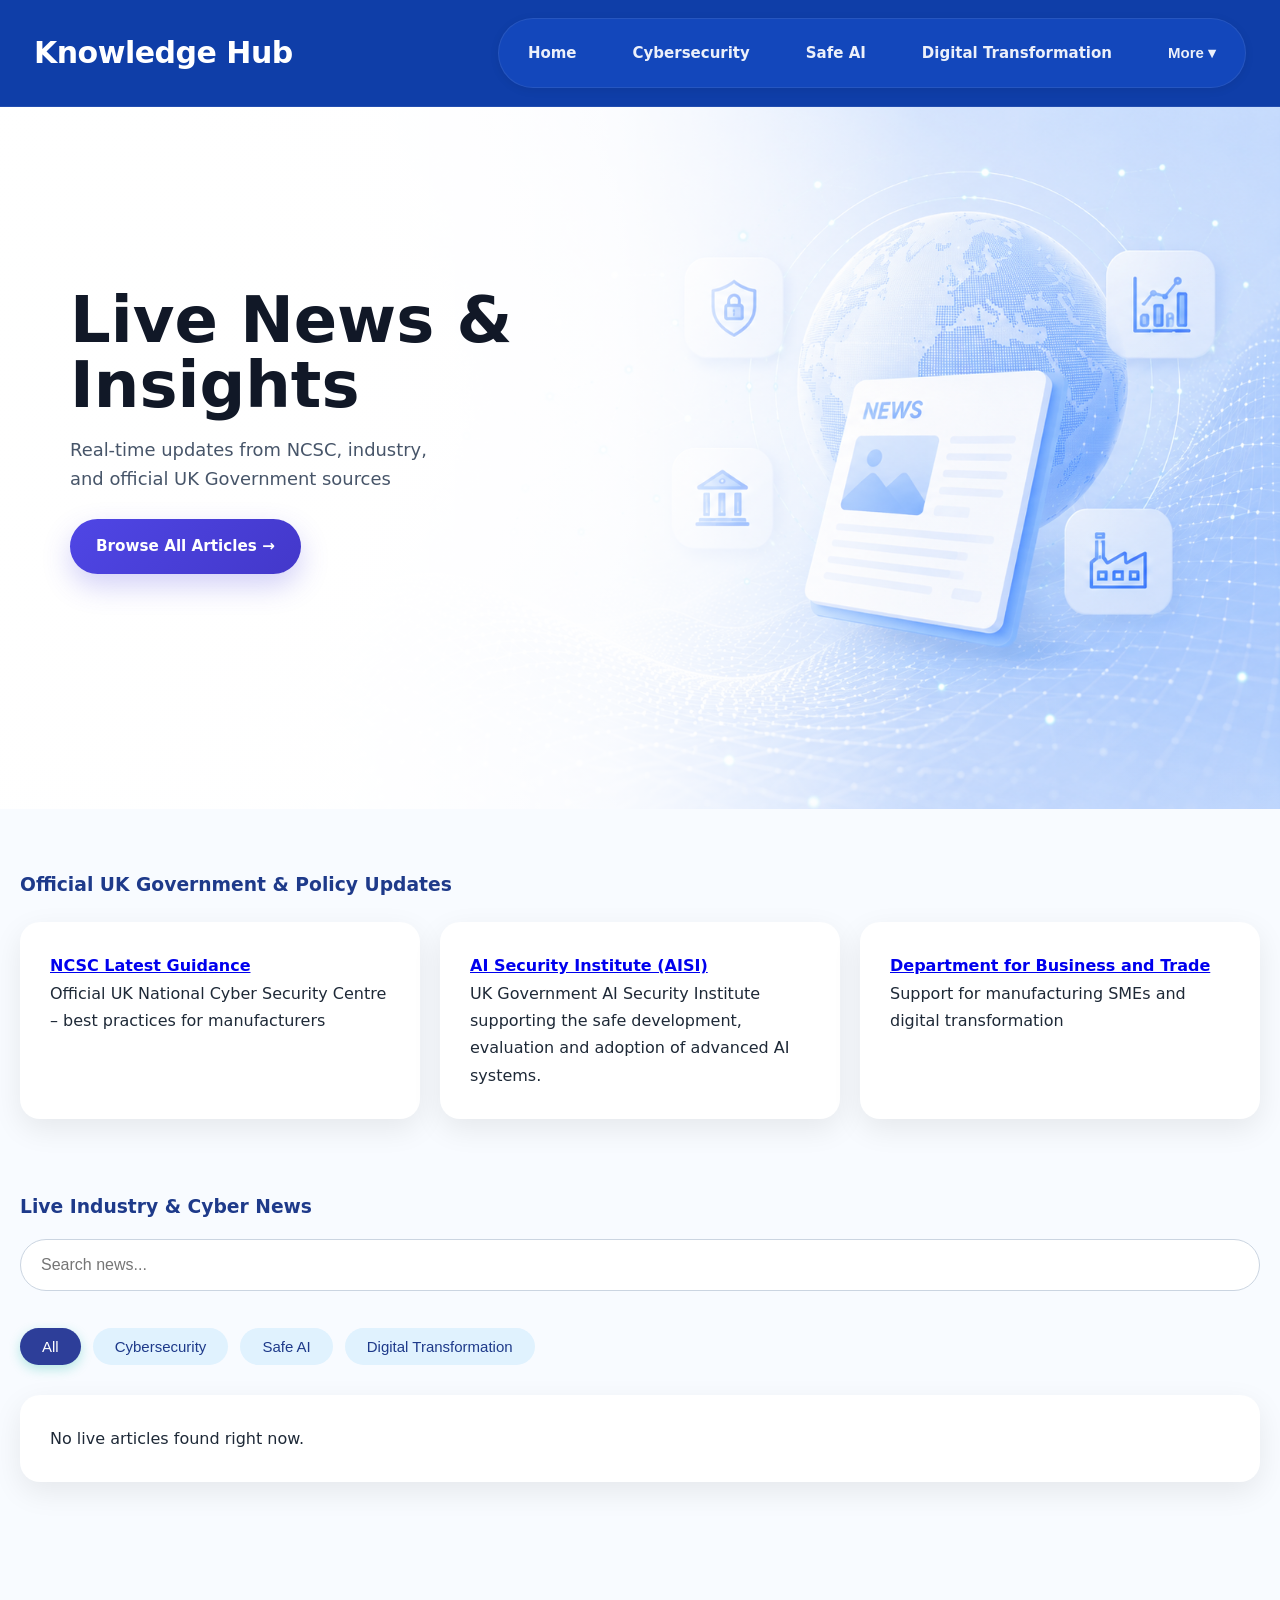
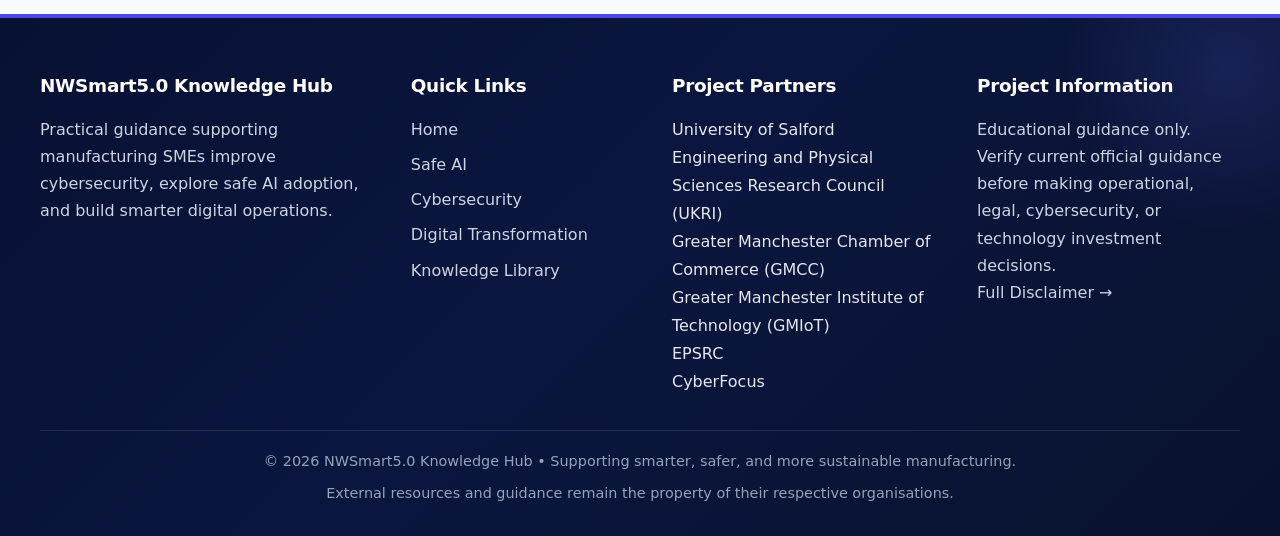
<file: news.html>
<!DOCTYPE html>
<html lang="en">
<head>
    <meta charset="UTF-8">
    <meta name="viewport" content="width=device-width, initial-scale=1.0">
    <title>News & Insights | NWSmart5.0 Knowledge Hub</title>
    <link rel="stylesheet" href="style.css">
    <link rel="icon" type="image/png" sizes="32x32" href="images/nwsmart5-logo.png">
    <!-- Google Analytics -->
    <script async src="https://www.googletagmanager.com/gtag/js?id=G-LHEP92H7P6"></script>
<script>
window.dataLayer = window.dataLayer || [];
function gtag(){dataLayer.push(arguments);}
gtag('js', new Date());
gtag('config', 'G-LHEP92H7P6');
</script>
</head>

<body>
<div id="navbar"></div>
    <section class="news-hero">

    <div class="news-hero-content">

        <h2>
            Live <span>News & Insights</span>
        </h2>

        <p>
            Real-time updates from NCSC, industry,<br>
            and official UK Government sources
        </p>

        <a href="#news-grid" class="news-hero-btn">
            Browse All Articles →
        </a>

    </div>

</section>

    <div class="container">
        <div class="main-content" style="grid-column: 1 / -1;">

            <!-- Official Government Section -->
            <h3 style="margin: 30px 0 15px;">Official UK Government & Policy Updates</h3>
            <div class="resource-grid" style="margin-bottom:40px;">
                <div class="card news-card">
                    <h4><a href="https://www.ncsc.gov.uk/" target="_blank">NCSC Latest Guidance</a></h4>
                    <p>Official UK National Cyber Security Centre – best practices for manufacturers</p>
                </div>
               <div class="card news-card">
    <h4>
        <a href="https://www.aisi.gov.uk/about" target="_blank">
            AI Security Institute (AISI)
        </a>
    </h4>
    <p>
        UK Government AI Security Institute supporting the safe development, evaluation and adoption of advanced AI systems.
    </p>
</div>
                <div class="card news-card">
                    <h4><a href="https://www.gov.uk/government/organisations/department-for-business-and-trade" target="_blank">Department for Business and Trade</a></h4>
                    <p>Support for manufacturing SMEs and digital transformation</p>
                </div>
            </div>

            <h3 style="margin: 30px 0 15px;">Live Industry & Cyber News</h3>

            <input type="text" id="news-search" placeholder="Search news..." 
                   style="width:100%; padding:16px 20px; margin-bottom:25px; border-radius:50px; border:1px solid #cbd5e1; font-size:16px;">

            <div class="filter-buttons" style="margin-bottom:30px;">
                <button class="filter-btn active" data-category="all">All</button>
                <button class="filter-btn" data-category="cyber">Cybersecurity</button>
                <button class="filter-btn" data-category="ai">Safe AI</button>
                <button class="filter-btn" data-category="digital">Digital Transformation</button>
            </div>

            <div id="news-grid" class="resource-grid"></div>
        </div>
    </div>

 <footer class="footer home-footer">
    <div class="footer-grid">

        <div>
            <h3>NWSmart5.0 Knowledge Hub</h3>
            <p>Practical guidance supporting manufacturing SMEs improve cybersecurity, explore safe AI adoption, and build smarter digital operations.</p>
        </div>

        <div>
            <h3>Quick Links</h3>
            <a href="index.html">Home</a>
            <a href="safe-ai.html">Safe AI</a>
            <a href="cybersecurity.html">Cybersecurity</a>
            <a href="digital.html">Digital Transformation</a>
            <a href="library.html">Knowledge Library</a>
        </div>

     <div>
    <h3>Project Partners</h3>
    <ul class="footer-partners">
        <li>University of Salford </li>
        <li>Engineering and Physical Sciences Research Council (UKRI) </li>
        <li>Greater Manchester Chamber of Commerce (GMCC) </li>
        <li>Greater Manchester Institute of Technology (GMIoT) </li>
        <li>EPSRC</li>
        <li>CyberFocus </li>
    </ul>
</div>

     <div>
    <h3>Project Information</h3>

<p>
    Educational guidance only. Verify current official guidance before making operational, legal, cybersecurity, or technology investment decisions.
</p>

<a href="disclaimer.html" class="footer-disclaimer-link">
    Full Disclaimer →
</a>
</div>
  </div>

<div class="footer-bottom">
    <p>© 2026 NWSmart5.0 Knowledge Hub • Supporting smarter, safer, and more sustainable manufacturing.</p>

    <p>
        External resources and guidance remain the property of their respective organisations.
    </p>
</div>
</footer>


   <script>
let allNews = [];

const feeds = [
    {
        url: "https://www.ncsc.gov.uk/api/1/services/v1/all-rss-feed.xml",
        name: "NCSC",
        category: "cyber"
    },
    {
        url: "https://www.gov.uk/government/organisations/department-for-science-innovation-and-technology.atom",
        name: "UK Government DSIT",
        category: "ai"
    },
    {
        url: "https://ico.org.uk/about-the-ico/media-centre/rss-feeds/news-and-blogs-rss-feed/",
        name: "ICO",
        category: "ai"
    },
    {
        url: "https://www.uktech.news/feed",
        name: "UK Tech News",
        category: "digital"
    },
    {
        url: "https://www.computerweekly.com/rss/ITsecurity.xml",
        name: "Computer Weekly Security",
        category: "cyber"
    }
];

async function fetchLiveNews() {
    const newsGrid = document.getElementById("news-grid");

    newsGrid.innerHTML = `
        <div class="card news-card">
            <p>Loading latest live news...</p>
        </div>
    `;

    const feedPromises = feeds.map(feed => {
        const apiUrl = `https://api.rss2json.com/v1/api.json?rss_url=${encodeURIComponent(feed.url)}`;

        return fetch(apiUrl)
            .then(response => response.json())
            .then(data => {
                if (!data.items) return [];

                return data.items.slice(0, 6).map(item => ({
                    title: item.title || "Untitled article",
                    link: item.link || "#",
                    excerpt: cleanText(item.description || item.content || ""),
                    date: item.pubDate || "",
                    source: feed.name,
                    category: feed.category
                }));
            })
            .catch(() => []);
    });

    const results = await Promise.all(feedPromises);

    allNews = results
        .flat()
        .filter(item => item.title && item.link)
        .sort((a, b) => new Date(b.date) - new Date(a.date))
        .slice(0, 24);

    renderNews(allNews);
}

function renderNews(items) {
    const newsGrid = document.getElementById("news-grid");

    if (!items.length) {
        newsGrid.innerHTML = `
            <div class="card news-card">
                <p>No live articles found right now.</p>
            </div>
        `;
        return;
    }

    newsGrid.innerHTML = items.map(item => `
        <div class="card news-card">
            <span class="news-source">${item.source}</span>
            <h4>
                <a href="${item.link}" target="_blank" rel="noopener noreferrer">
                    ${item.title}
                </a>
            </h4>
            <p>${item.excerpt}</p>
            <small>${formatDate(item.date)}</small>
        </div>
    `).join("");
}

function cleanText(text) {
    const div = document.createElement("div");
    div.innerHTML = text;

    const cleaned = div.textContent || div.innerText || "";

    if (!cleaned.trim()) return "Read the full update from this source.";

    return cleaned.replace(/\s+/g, " ").trim().substring(0, 180) + "...";
}

function formatDate(dateString) {
    if (!dateString) return "";

    return new Date(dateString).toLocaleDateString("en-GB", {
        day: "numeric",
        month: "short",
        year: "numeric"
    });
}

function applyFilters() {
    const searchTerm = document.getElementById("news-search").value.toLowerCase();
    const activeCategory = document.querySelector(".filter-btn.active").dataset.category;

    let filteredNews = allNews;

    if (activeCategory !== "all") {
        filteredNews = filteredNews.filter(item => item.category === activeCategory);
    }

    if (searchTerm) {
        filteredNews = filteredNews.filter(item =>
            item.title.toLowerCase().includes(searchTerm) ||
            item.excerpt.toLowerCase().includes(searchTerm) ||
            item.source.toLowerCase().includes(searchTerm)
        );
    }

    renderNews(filteredNews);
}

document.getElementById("news-search").addEventListener("input", applyFilters);

document.querySelectorAll(".filter-btn").forEach(button => {
    button.addEventListener("click", function () {
        document.querySelectorAll(".filter-btn").forEach(btn => btn.classList.remove("active"));
        this.classList.add("active");
        applyFilters();
    });
});

fetch("navbar.html")
    .then(response => response.text())
    .then(data => {
        document.getElementById("navbar").innerHTML = data;

        const currentPage = window.location.pathname.split("/").pop();

        document.querySelectorAll("nav a").forEach(link => {
            const href = link.getAttribute("href");

            if (href === currentPage || (currentPage === "" && href === "index.html")) {
                link.classList.add("active-nav");
            }
        });
    });

window.onscroll = function () {
    const btn = document.getElementById("backToTopBtn");
    if (!btn) return;

    btn.style.display =
        document.body.scrollTop > 300 || document.documentElement.scrollTop > 300
            ? "flex"
            : "none";
};

function scrollToTop() {
    window.scrollTo({
        top: 0,
        behavior: "smooth"
    });
}

function toggleMobileNav() {
    const nav = document.querySelector("nav");
    if (nav) {
        nav.classList.toggle("mobile-nav-open");
    }
}

window.addEventListener("load", fetchLiveNews);
</script>
    <button id="backToTopBtn" onclick="scrollToTop()">
    ↑ Top
</button>
</body>
</html>
</file>
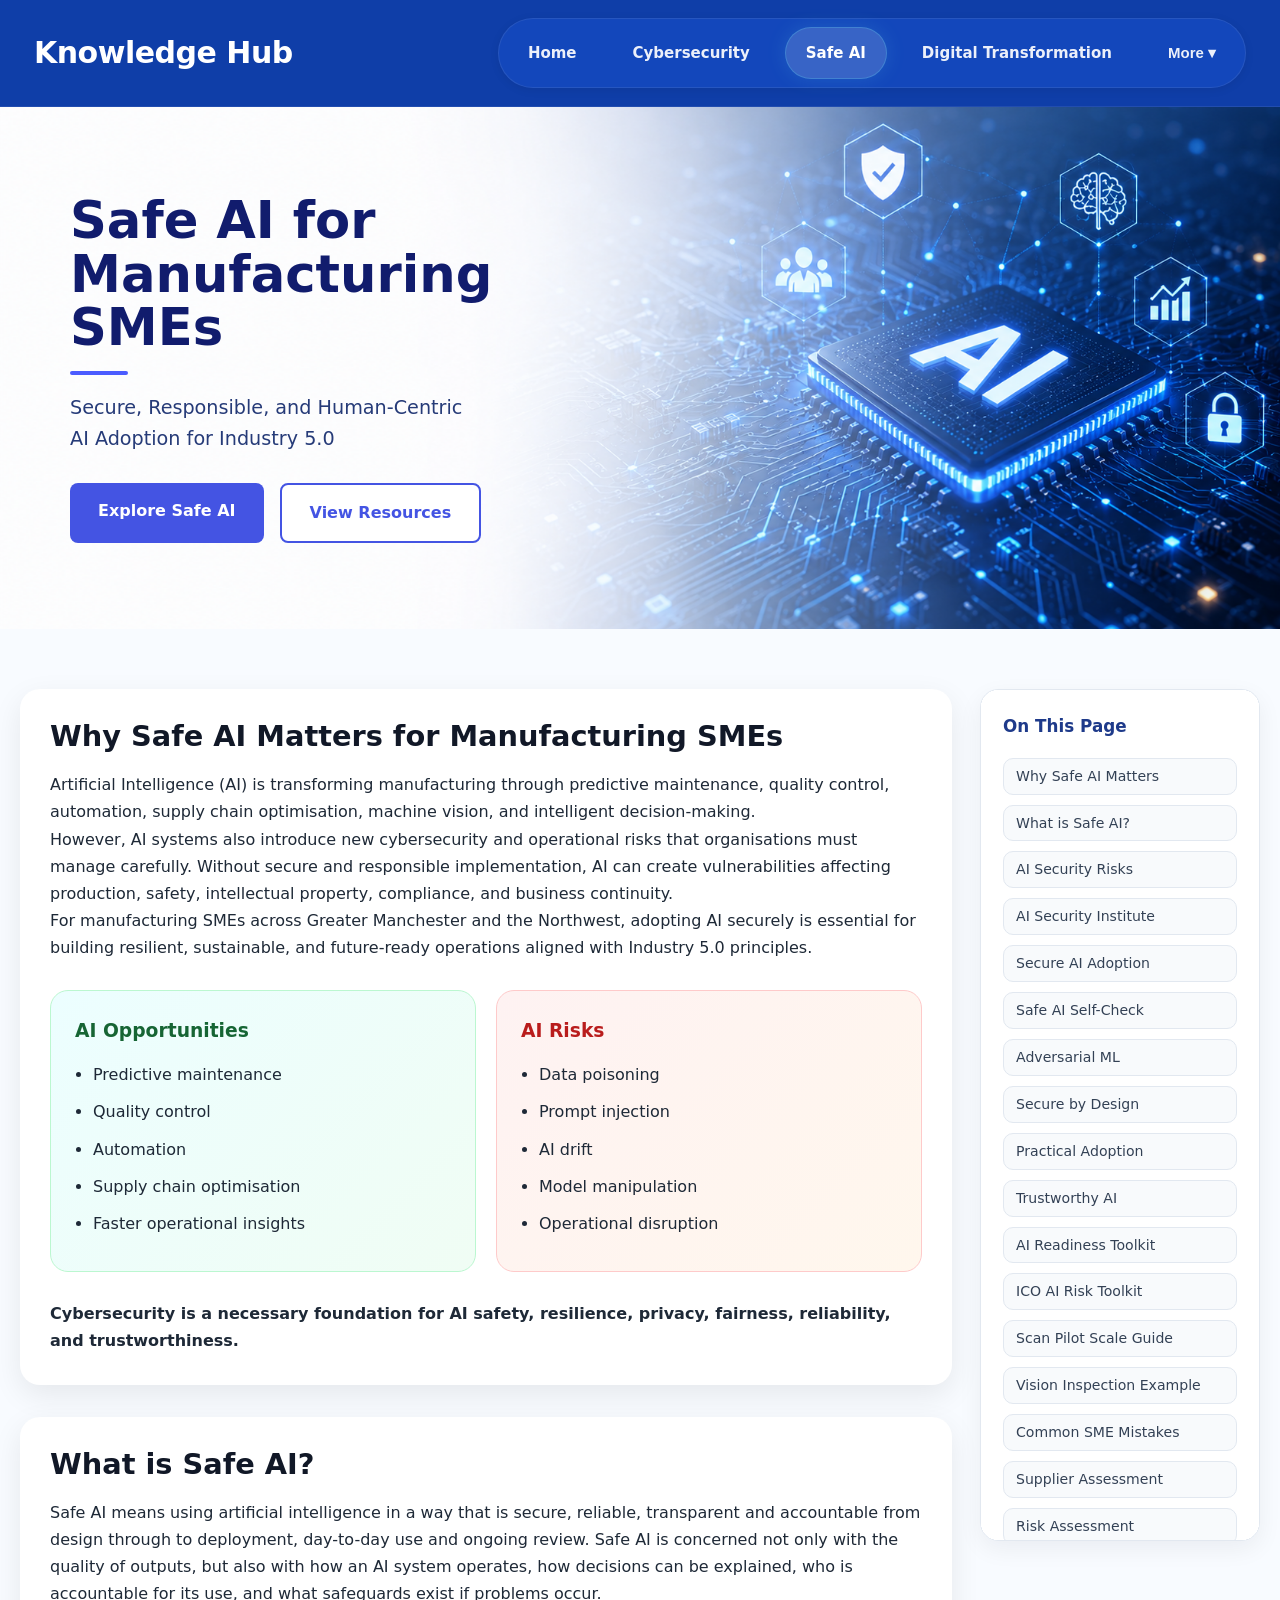
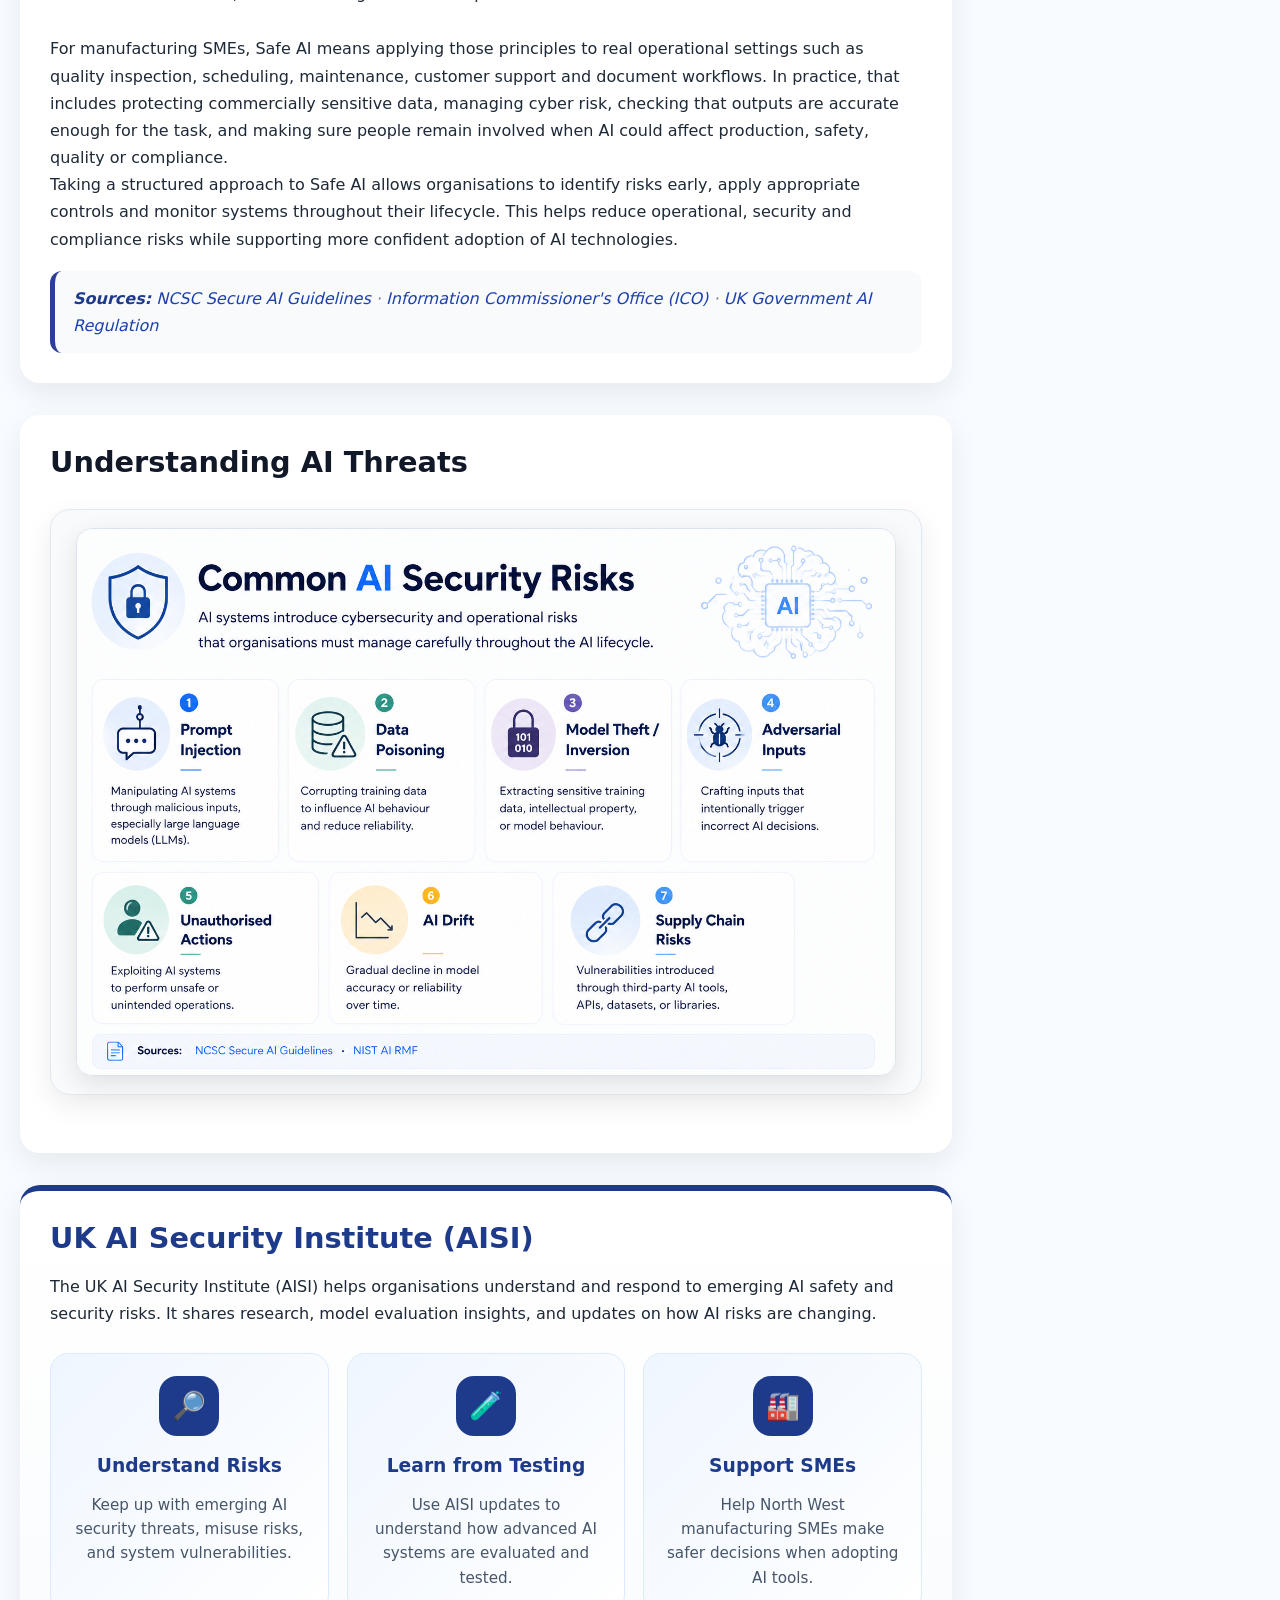
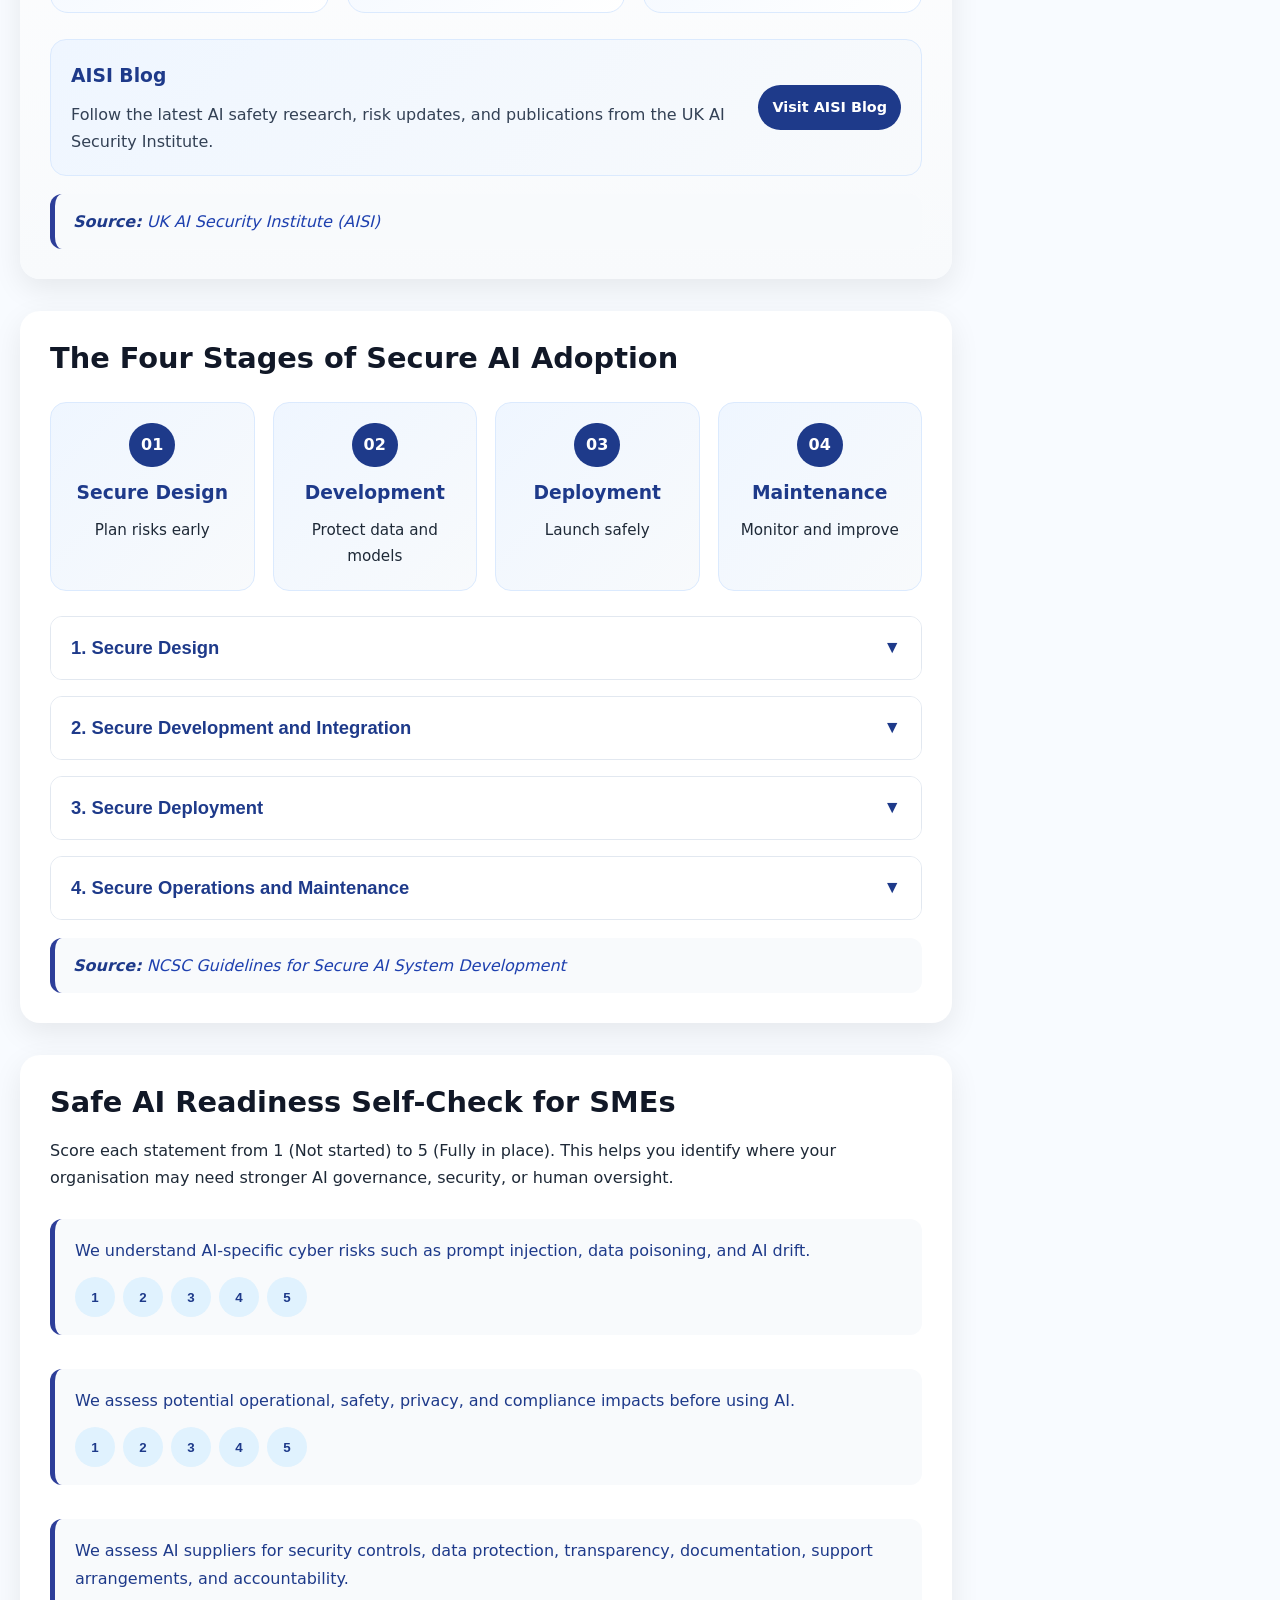
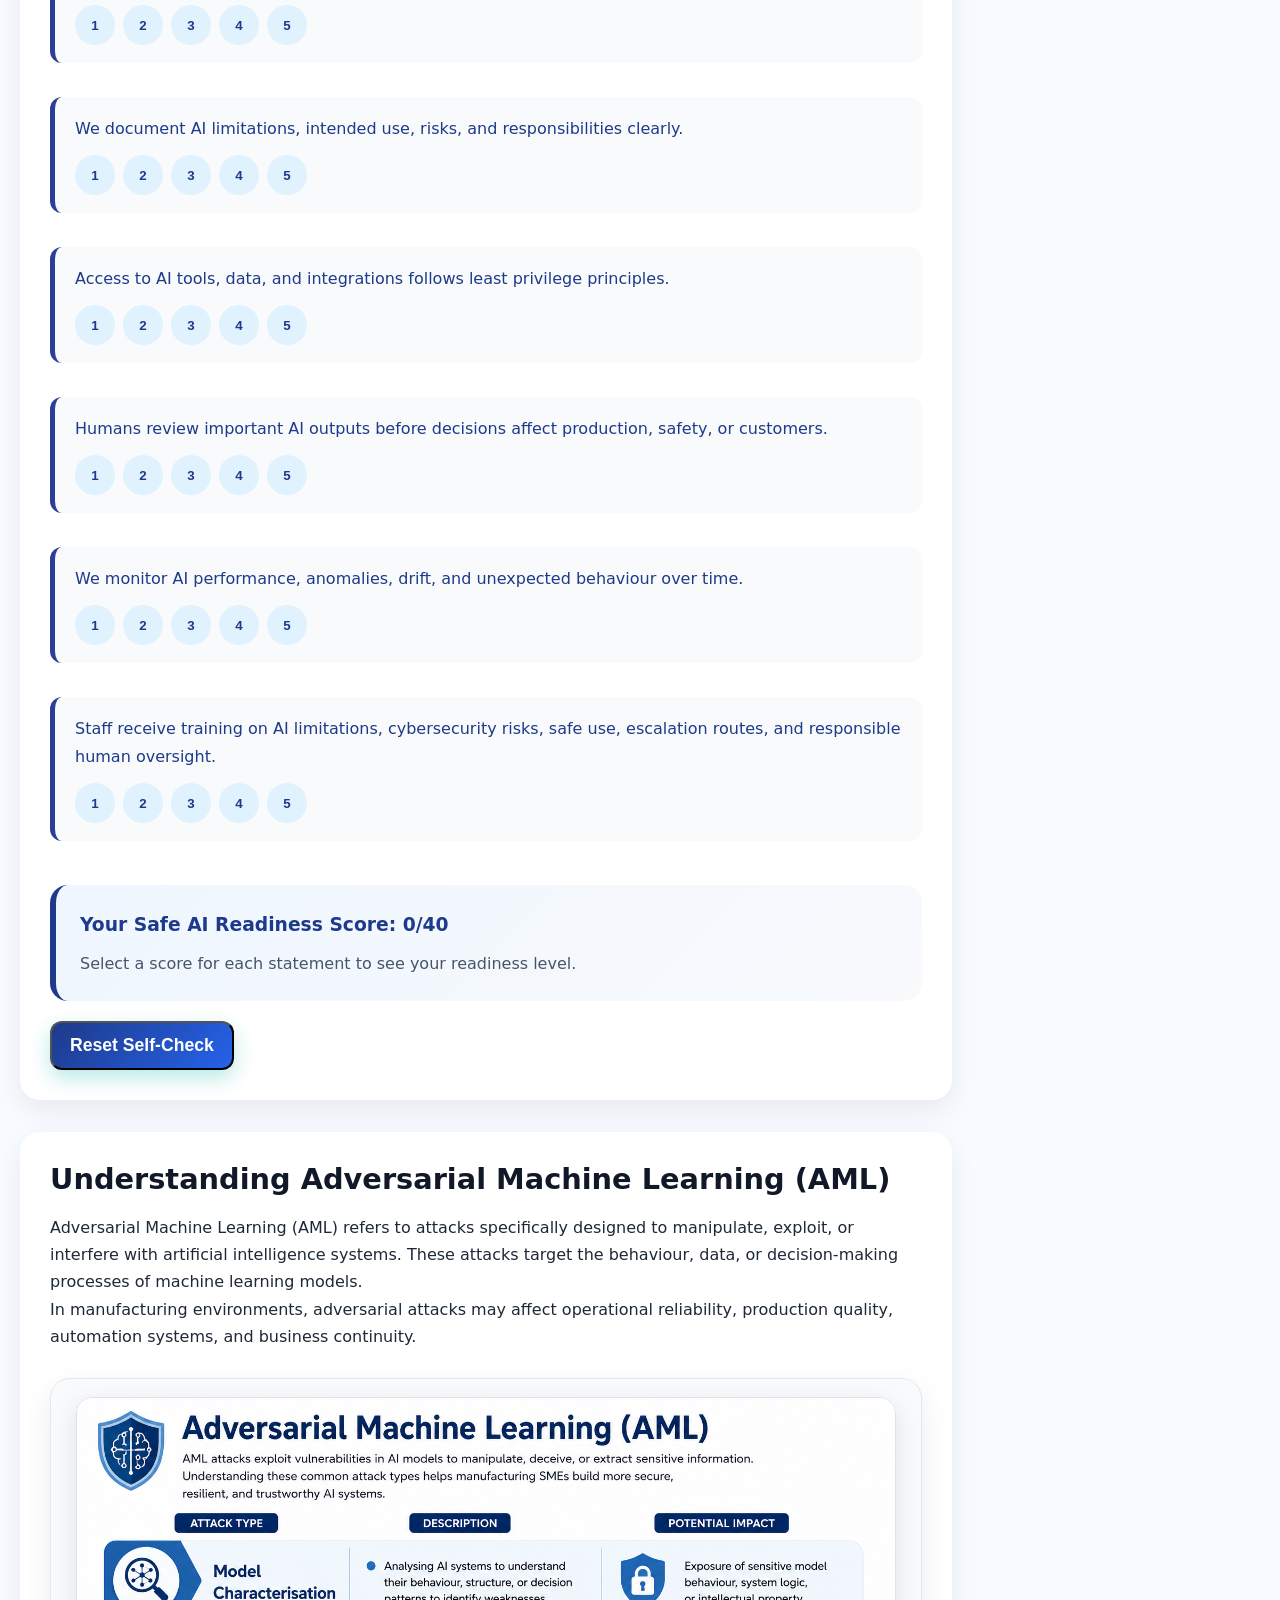
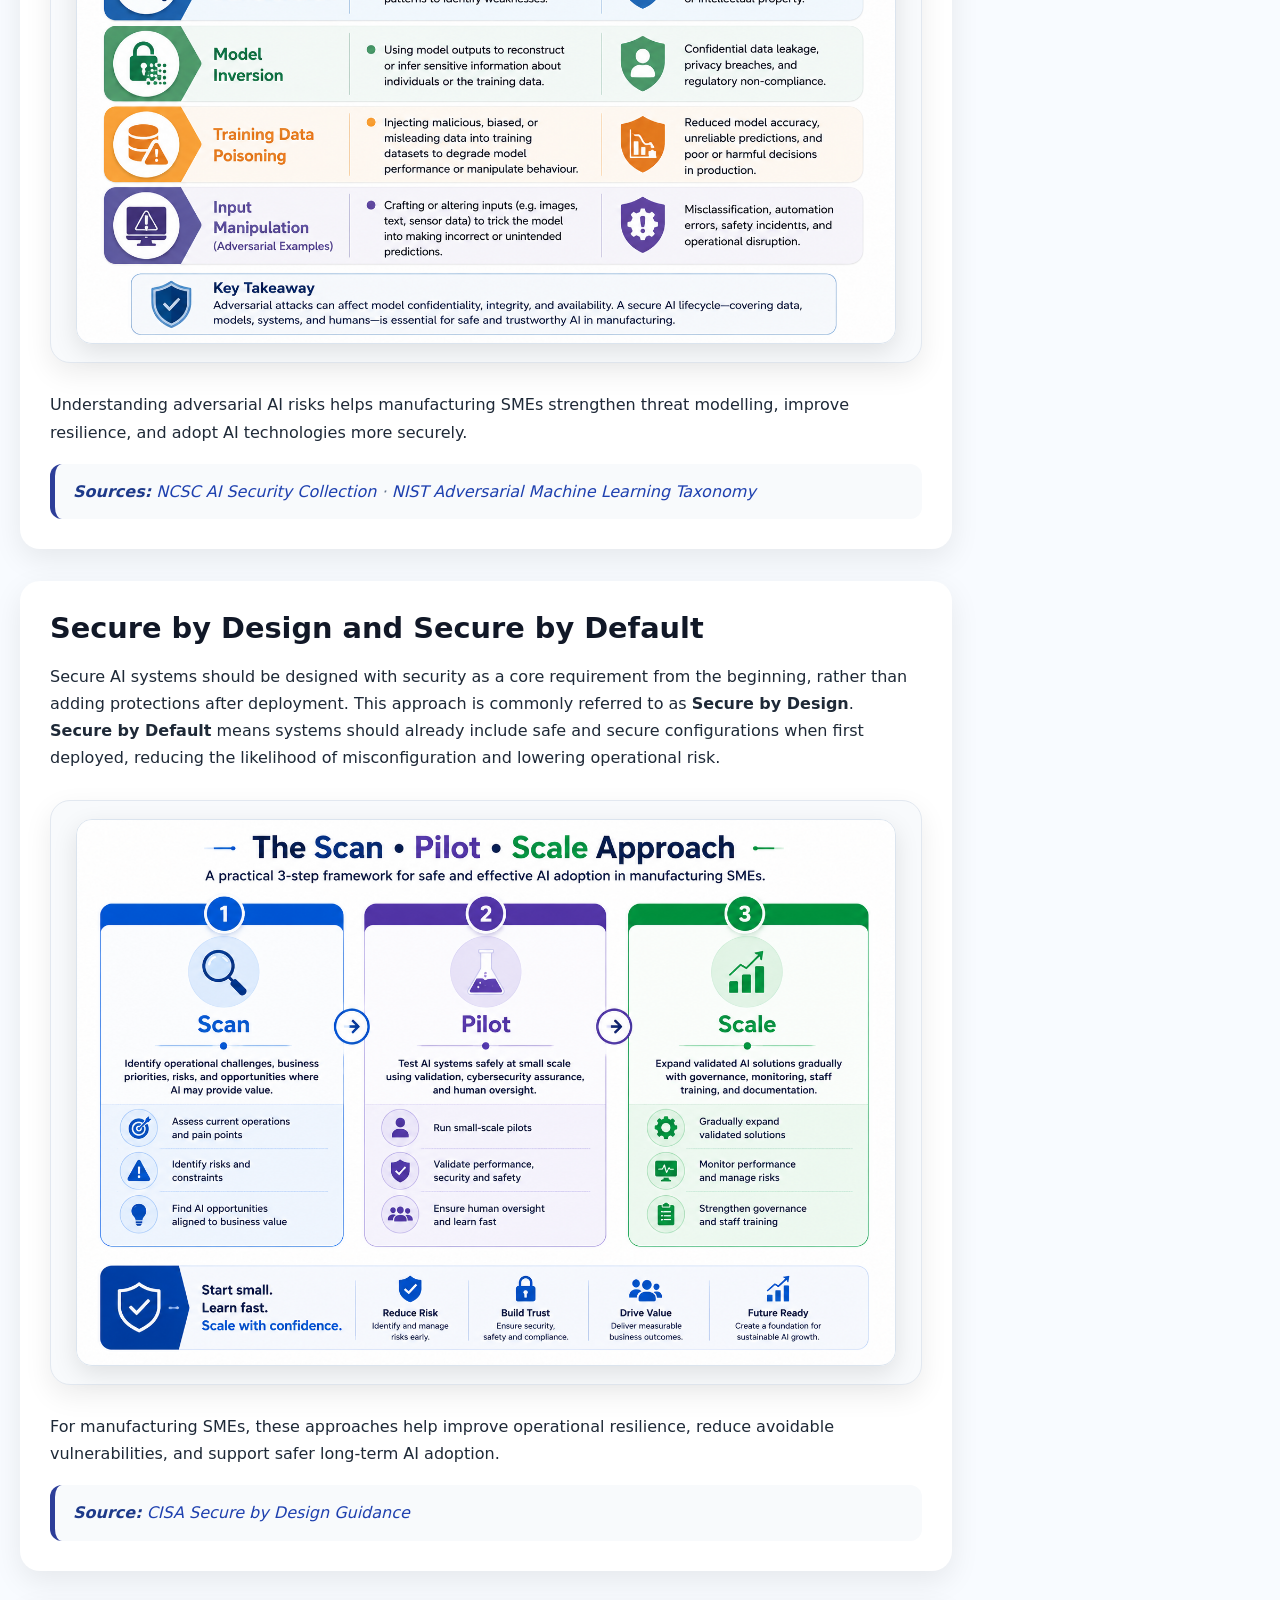
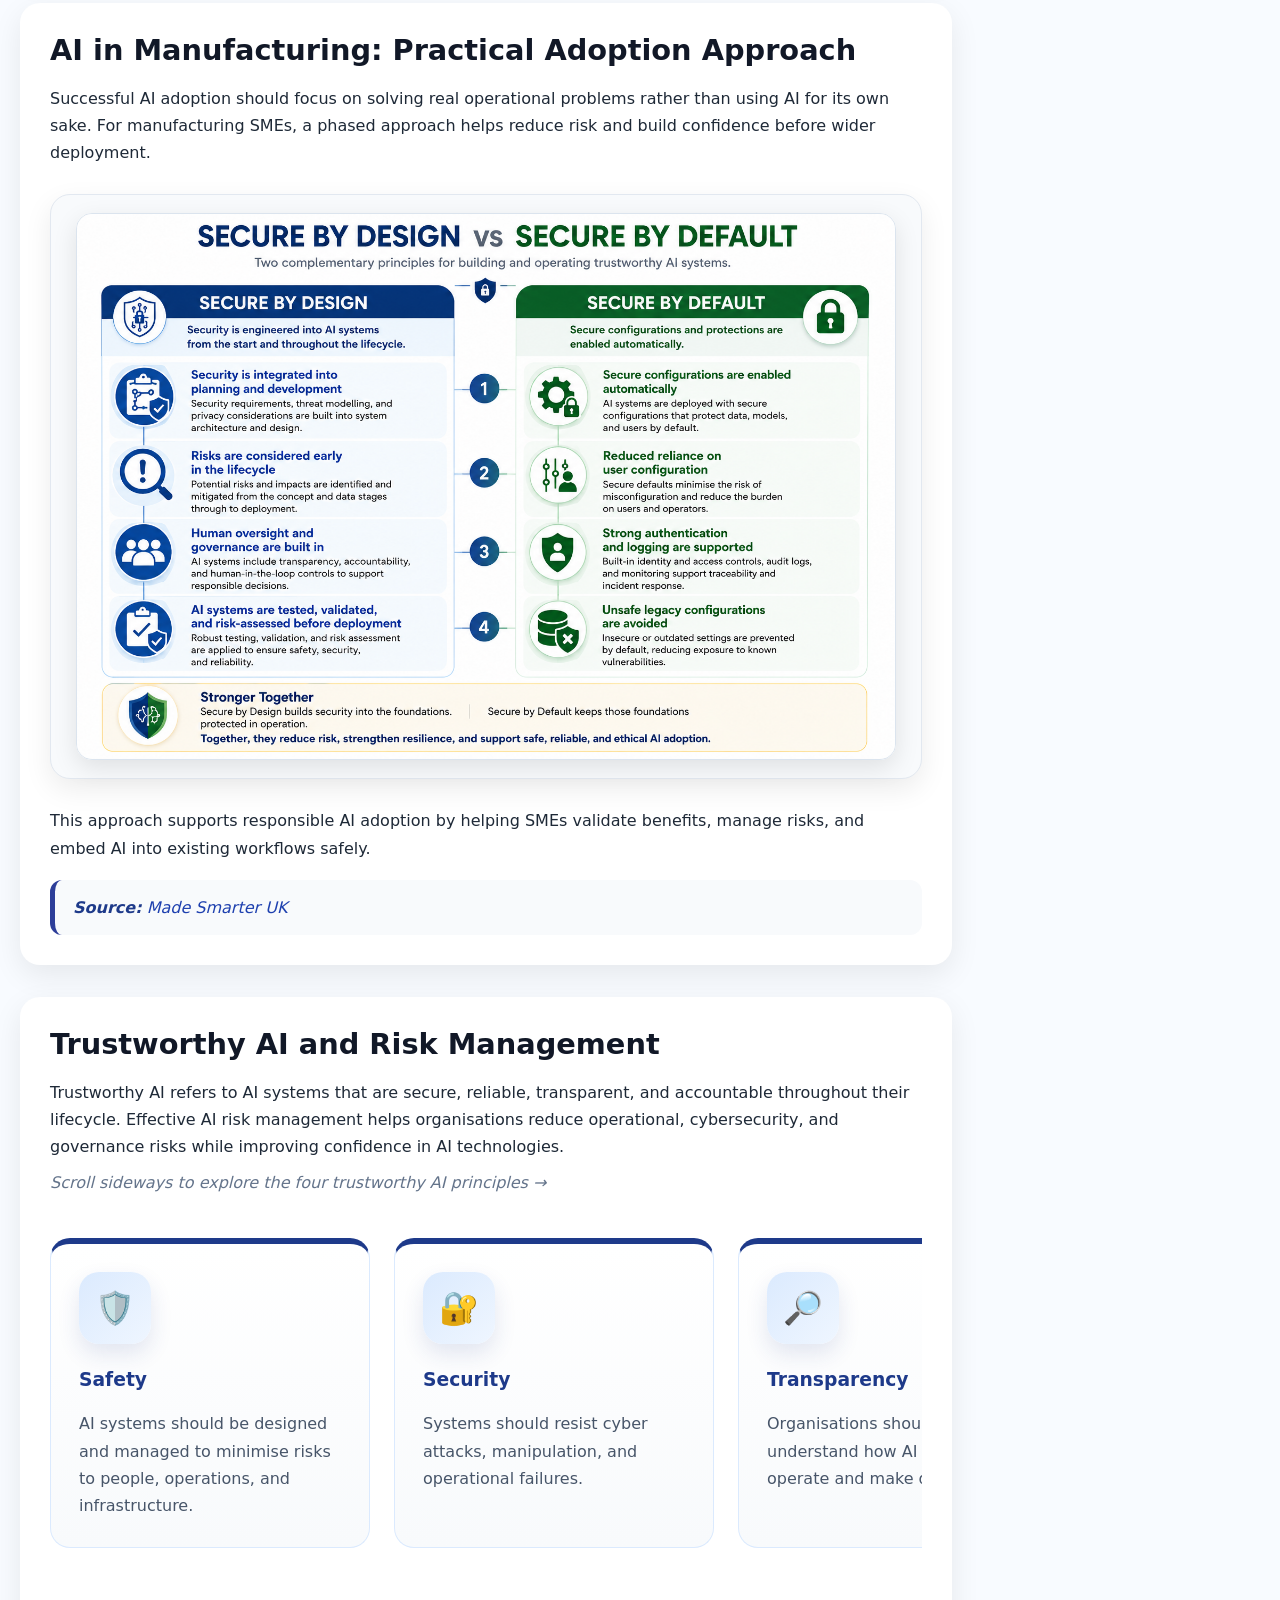
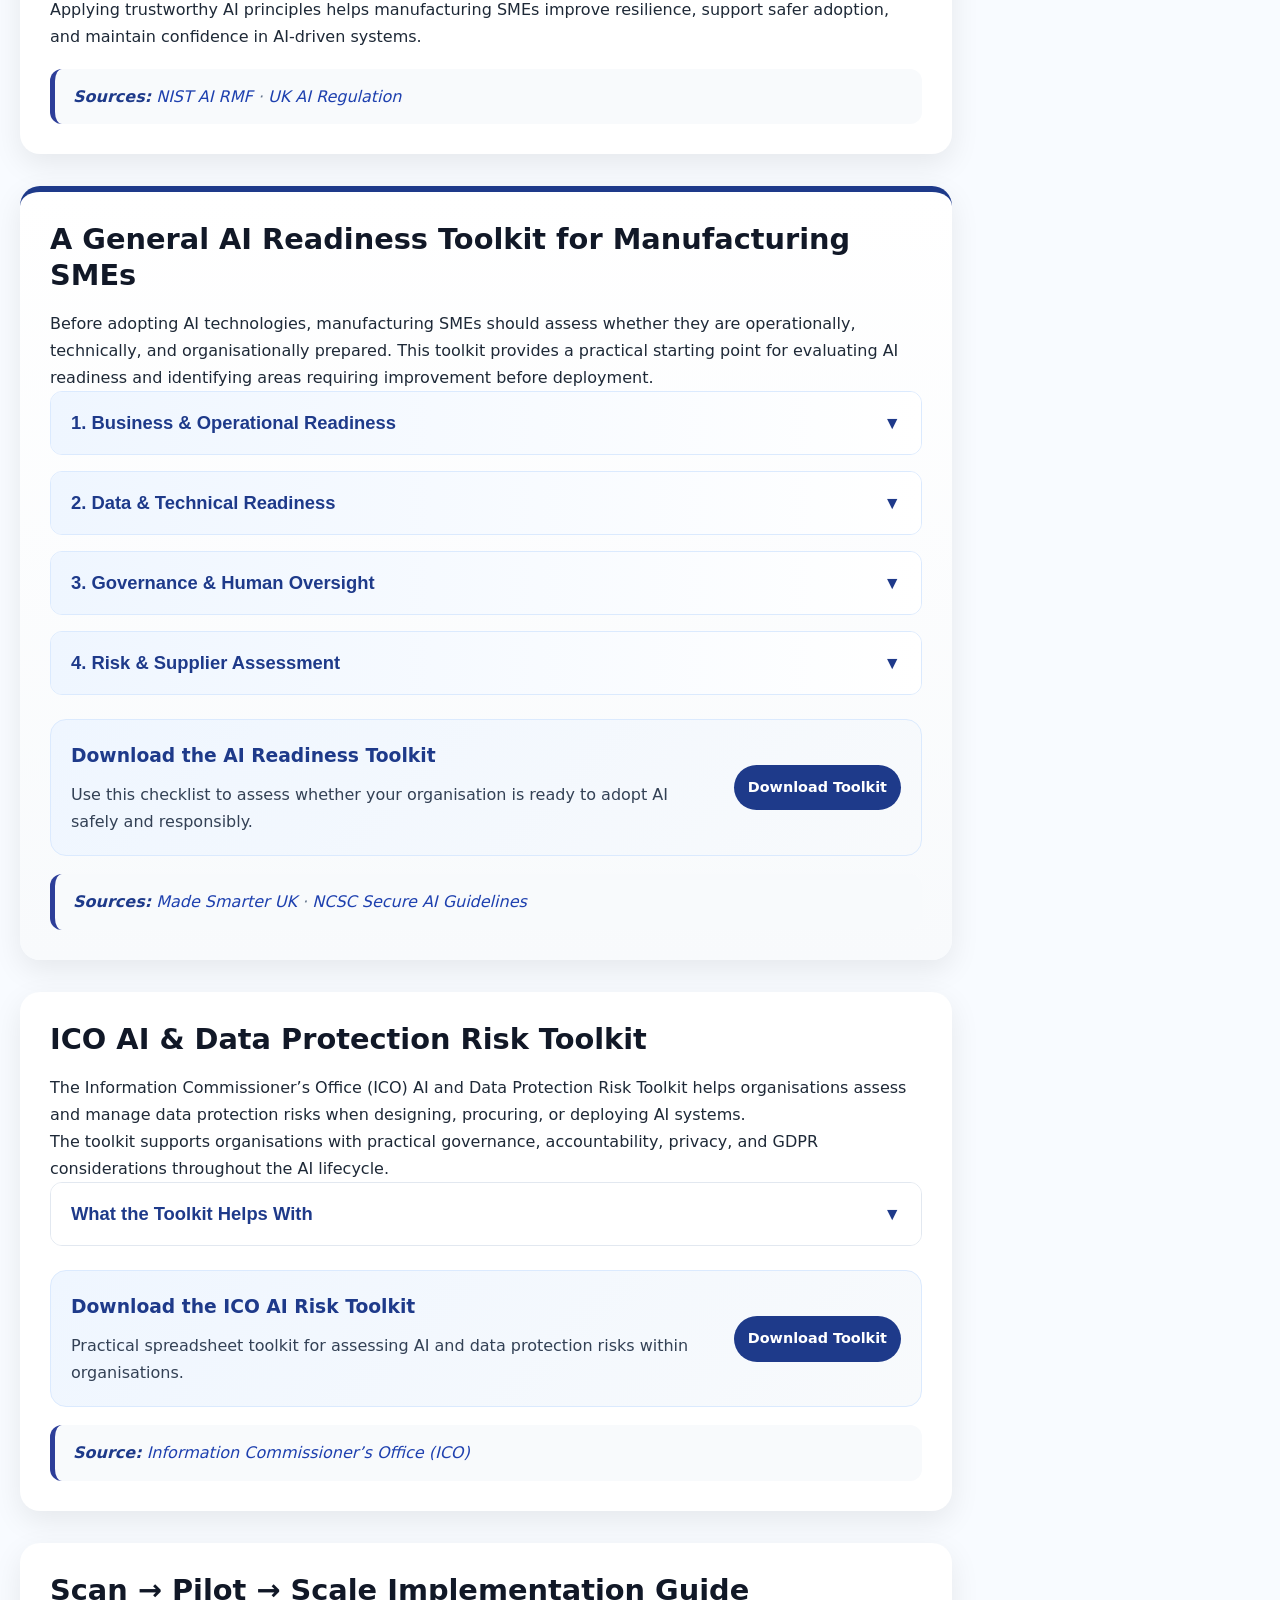
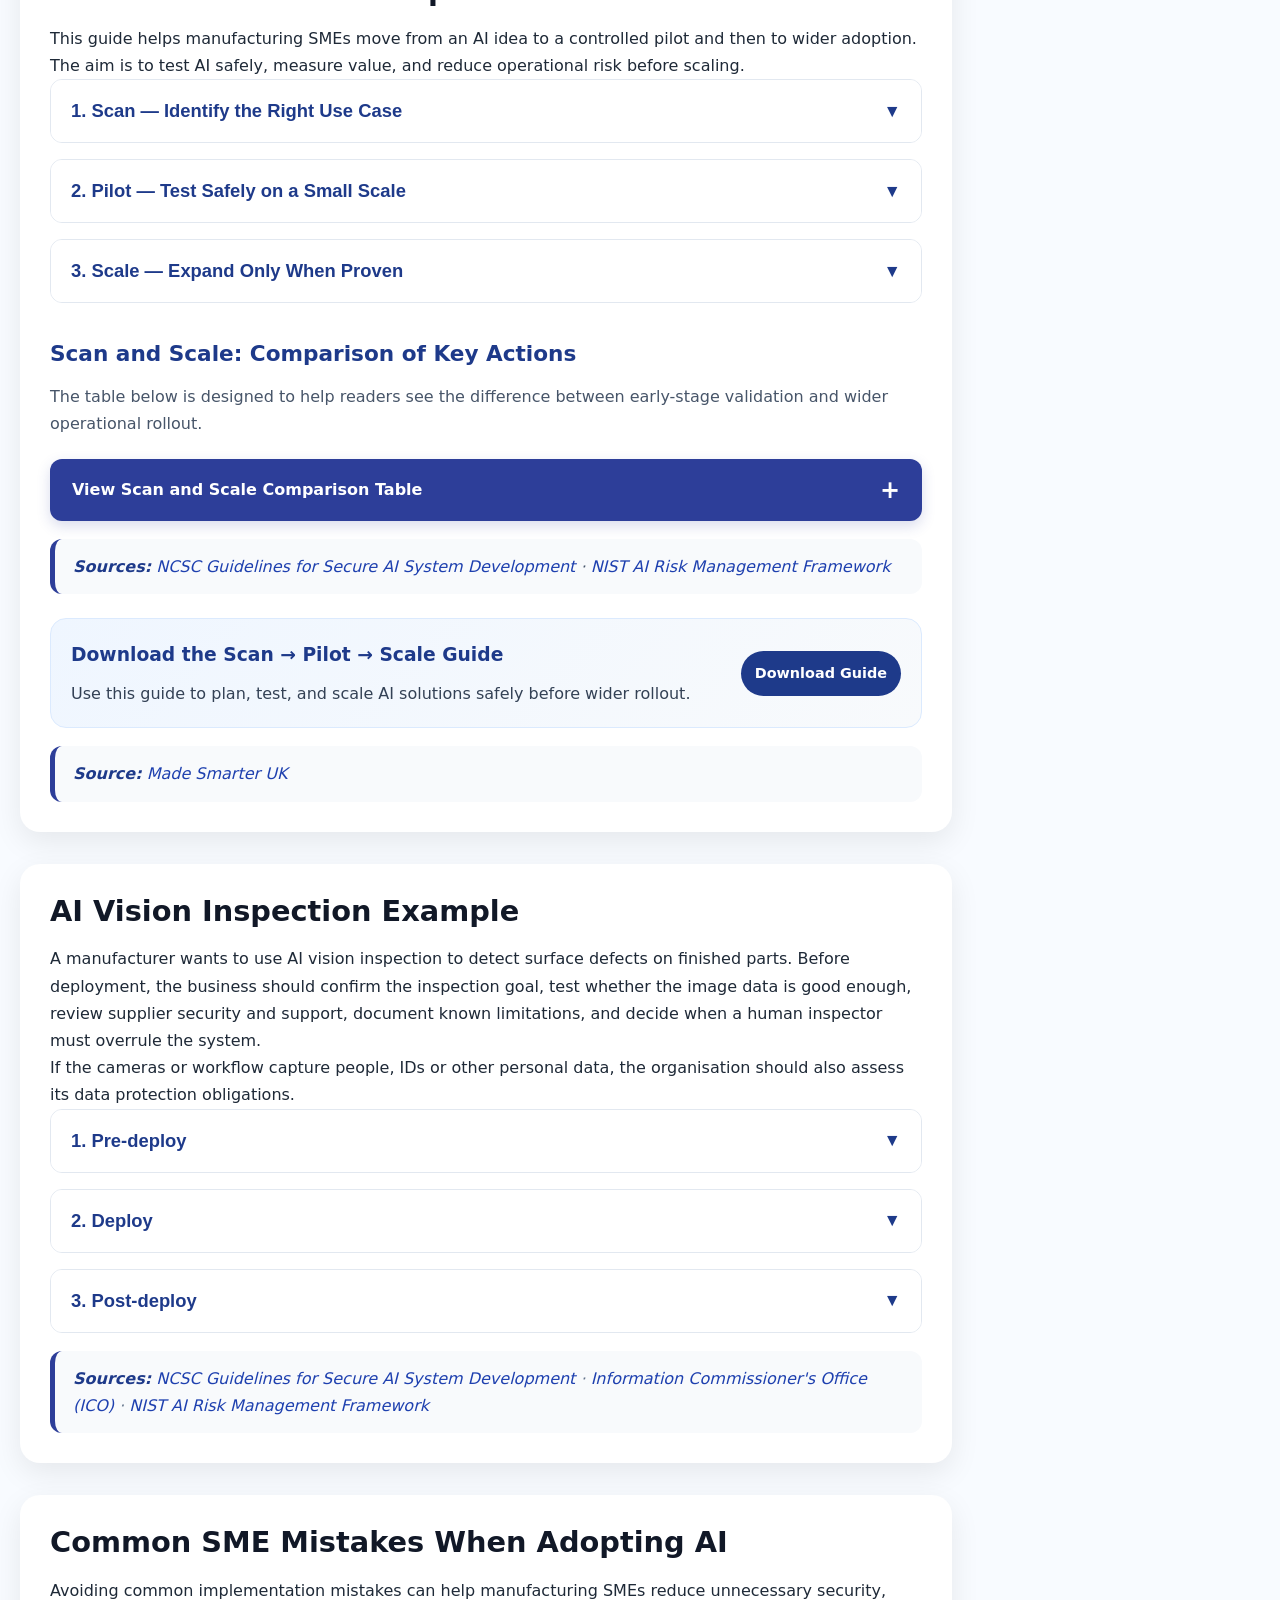
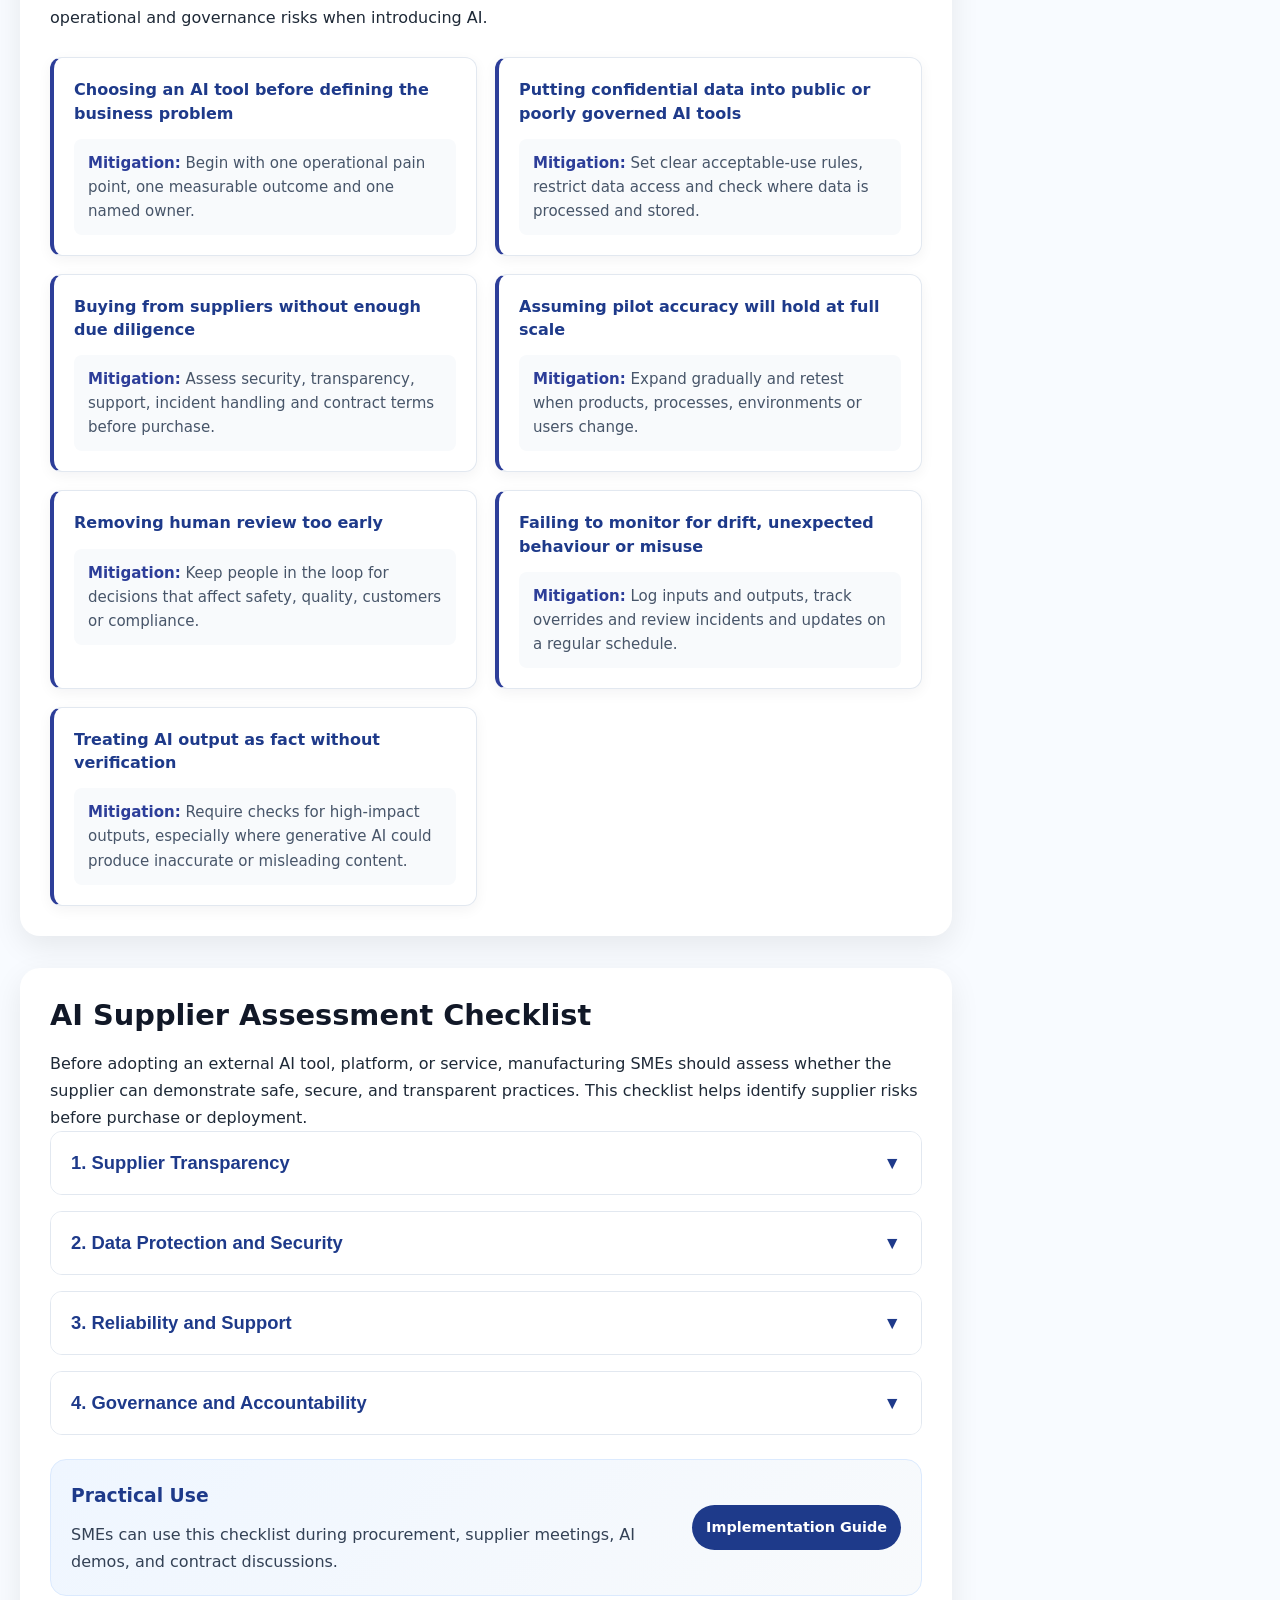
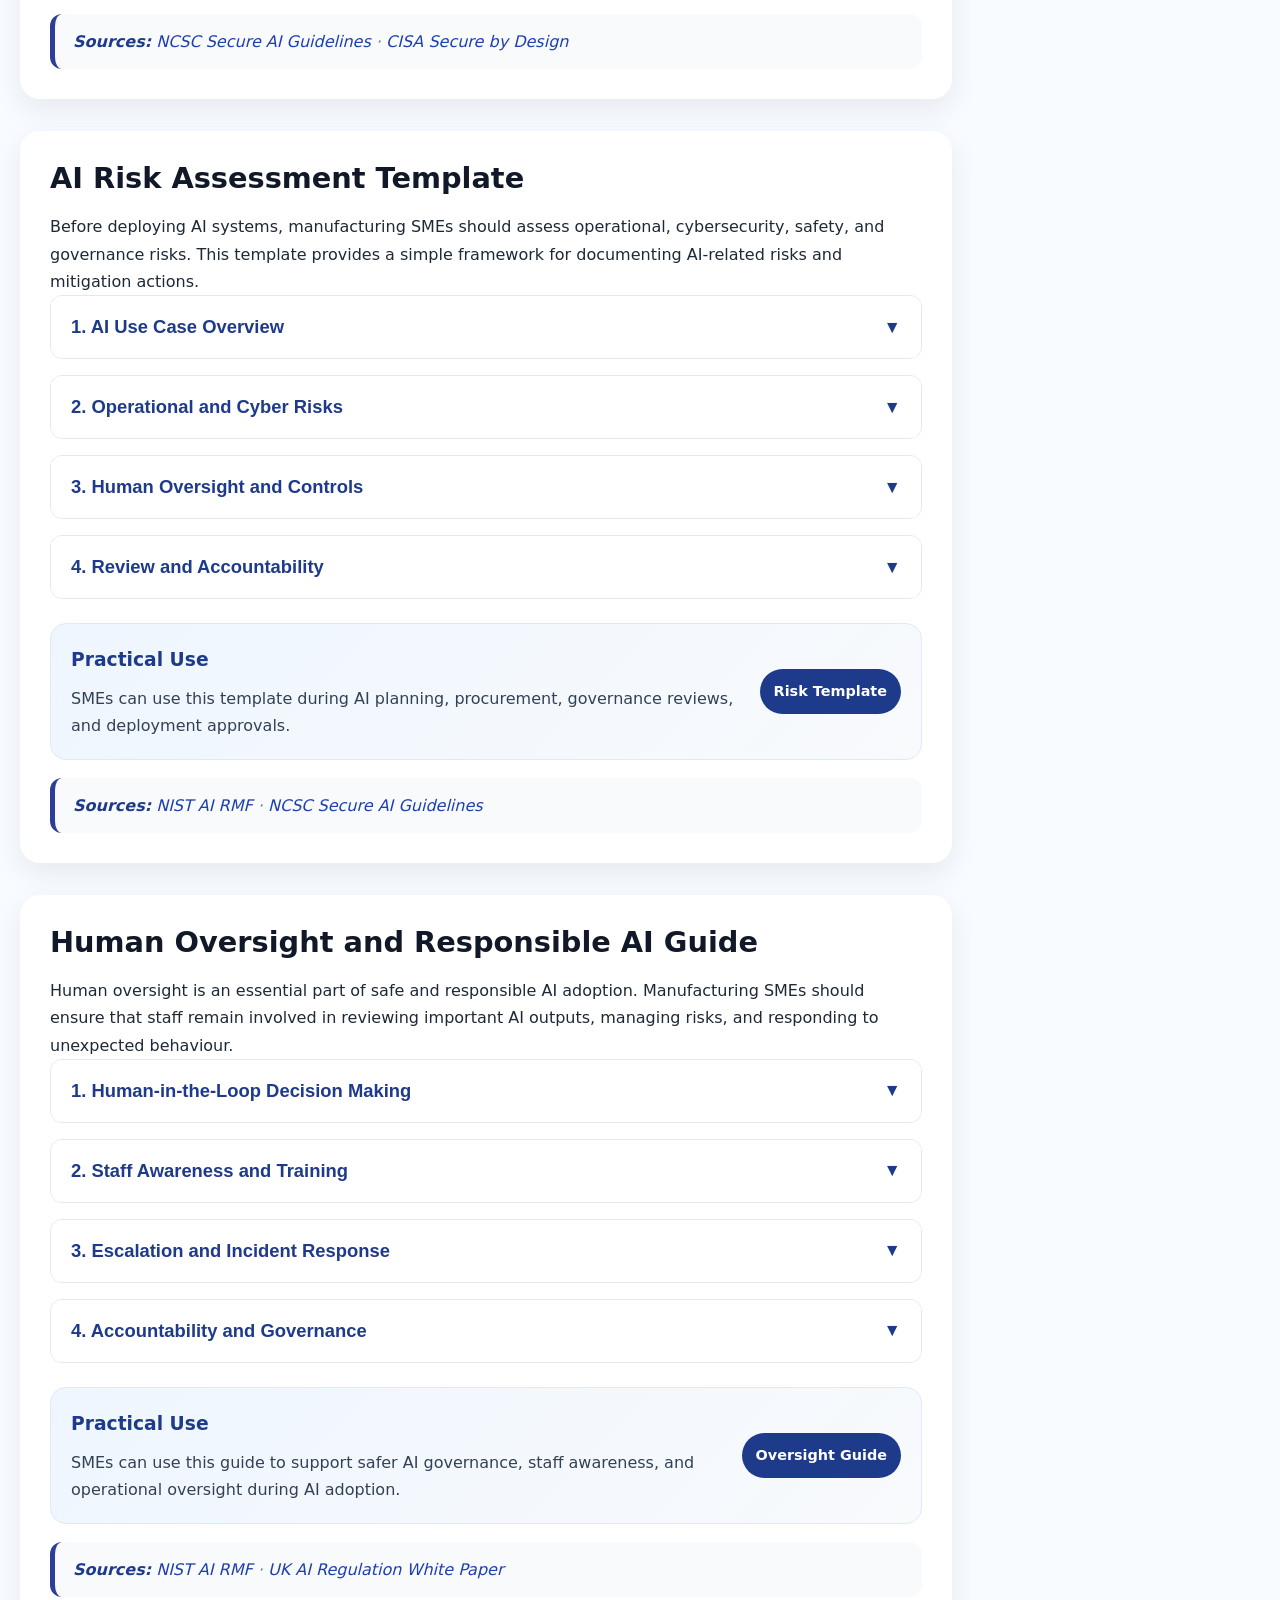
<file: safe-ai.html>
<!DOCTYPE html>
<html lang="en">
<head>
    <meta charset="UTF-8">
    <meta name="viewport" content="width=device-width, initial-scale=1.0">
    <title>Safe & Responsible AI for Manufacturing SMEs | NWSmart5.0</title>
    <link rel="stylesheet" href="style.css">
    <link rel="icon" type="image/png" sizes="32x32" href="images/nwsmart5-logo.png">
    <script async src="https://www.googletagmanager.com/gtag/js?id=G-LHEP92H7P6"></script>
    <script>
        window.dataLayer = window.dataLayer || [];
        function gtag(){dataLayer.push(arguments);}
        gtag('js', new Date());
        gtag('config', 'G-LHEP92H7P6');
    </script>
</head>
<body>
<div id="navbar"></div>
<button class="mobile-sidebar-toggle" onclick="toggleMobileSidebar()">
    ☰ Page Menu
</button>
    <!-- HERO -->
<section class="safe-ai-landing">
    <div class="safe-ai-hero-content">
        <h2>Safe AI for<br>Manufacturing SMEs</h2>
        <div class="hero-line"></div>
        <p>Secure, Responsible, and Human-Centric<br>AI Adoption for Industry 5.0</p>

        <div class="safe-ai-buttons">
            <a href="#why-safe-ai" class="safe-ai-btn primary">Explore Safe AI</a>
            <a href="#resources" class="safe-ai-btn secondary">View Resources</a>
        </div>
    </div>
</section>

    <div class="container page-layout">

    
    <!-- Sidebar -->
    <div class="sidebar">
    
        <h3>On This Page</h3>
    
        <ul class="sidebar-jump-links">
            <li><a href="#why-safe-ai">Why Safe AI Matters</a></li>
            <li><a href="#what-is-safe-ai">What is Safe AI?</a></li>
            <li><a href="#ai-risks">AI Security Risks</a></li>
            <li><a href="#aisi">AI Security Institute</a></li>
            <li><a href="#secure-ai-lifecycle">Secure AI Adoption</a></li>
           <li><a href="#checklist-section">Safe AI Self-Check</a></li>
            <li><a href="#aml">Adversarial ML</a></li>
            <li><a href="#secure-by-design">Secure by Design</a></li>
            <li><a href="#practical-adoption">Practical Adoption</a></li>
            <li><a href="#trustworthy-ai">Trustworthy AI</a></li>
            <li><a href="#ai-readiness-toolkit">AI Readiness Toolkit</a></li>
            <li><a href="#ico-ai-risk-toolkit">ICO AI Risk Toolkit</a></li>
            <li><a href="#scan-pilot-scale-toolkit">Scan Pilot Scale Guide</a></li>
            <li><a href="#vision-inspection-example">Vision Inspection Example</a></li>
            <li><a href="#common-sme-mistakes">Common SME Mistakes</a></li>
            <li><a href="#ai-supplier-assessment-toolkit">Supplier Assessment</a></li>
            <li><a href="#ai-risk-assessment-toolkit">Risk Assessment</a></li>
            <li><a href="#human-oversight-toolkit">Human Oversight</a></li>
            <li><a href="#resources">Resources</a></li>
        </ul>
    
        <h3 style="margin-top:32px;">Quick Resources</h3>
    
        <ul>
            <li>
                <a href="https://www.ncsc.gov.uk/collection/ai-security"
                   target="_blank">
                   → NCSC AI Security Collection
                </a>
            </li>
    
            <li>
                <a href="https://www.ncsc.gov.uk/collection/guidelines-secure-ai-system-development"
                   target="_blank">
                   → Secure AI Development Guidelines
                </a>
            </li>
    
            <li>
                <a href="https://www.nist.gov/itl/ai-risk-management-framework"
                   target="_blank">
                   → NIST AI RMF
                </a>
            </li>
        </ul>
    
        <h3 style="margin-top:32px;">Important Links</h3>
    
        <ul>
            <li>
                <a href="https://www.madesmarter.uk/"
                   target="_blank">
                   Made Smarter UK
                </a>
            </li>
    
            <li>
                <a href="https://www.cisa.gov/securebydesign"
                   target="_blank">
                   CISA Secure by Design
                </a>
            </li>
    
            <li>
                <a href="https://www.gov.uk/government/publications/ai-regulation-a-pro-innovation-approach"
                   target="_blank">
                   UK AI Regulation
                </a>
            </li>
        </ul>
    
    </div>

    <div class="main-content">

            <!-- Why Safe AI Matters -->
            <div class="card" id="why-safe-ai">
                <h2>Why Safe AI Matters for Manufacturing SMEs</h2>
                <p>Artificial Intelligence (AI) is transforming manufacturing through predictive maintenance, quality control, automation, supply chain optimisation, machine vision, and intelligent decision-making.</p>
                <p>However, AI systems also introduce new cybersecurity and operational risks that organisations must manage carefully. Without secure and responsible implementation, AI can create vulnerabilities affecting production, safety, intellectual property, compliance, and business continuity.</p>
                <p>For manufacturing SMEs across Greater Manchester and the Northwest, adopting AI securely is essential for building resilient, sustainable, and future-ready operations aligned with Industry 5.0 principles.</p>
                <div class="benefits-risks">

                    <div class="benefit-box">
                        <h3>AI Opportunities</h3>
                
                        <ul>
                            <li>Predictive maintenance</li>
                            <li>Quality control</li>
                            <li>Automation</li>
                            <li>Supply chain optimisation</li>
                            <li>Faster operational insights</li>
                        </ul>
                    </div>
                
                    <div class="risk-box">
                        <h3>AI Risks</h3>
                
                        <ul>
                            <li>Data poisoning</li>
                            <li>Prompt injection</li>
                            <li>AI drift</li>
                            <li>Model manipulation</li>
                            <li>Operational disruption</li>
                        </ul>
                    </div>
                
                </div>
                <p><strong>Cybersecurity is a necessary foundation for AI safety, resilience, privacy, fairness, reliability, and trustworthiness.</strong></p>
            </div>

<!-- What is Safe AI? -->
<div class="card" id="what-is-safe-ai">

    <h2>What is Safe AI?</h2>

    <p>
        Safe AI means using artificial intelligence in a way that is secure,
        reliable, transparent and accountable from design through to deployment,
        day-to-day use and ongoing review. Safe AI is concerned not only with the
        quality of outputs, but also with how an AI system operates, how decisions
        can be explained, who is accountable for its use, and what safeguards exist
        if problems occur.
    </p>
<br>
    <p>
        For manufacturing SMEs, Safe AI means applying those principles to real
        operational settings such as quality inspection, scheduling, maintenance,
        customer support and document workflows. In practice, that includes
        protecting commercially sensitive data, managing cyber risk, checking that
        outputs are accurate enough for the task, and making sure people remain
        involved when AI could affect production, safety, quality or compliance.
    </p>

    <p>
        Taking a structured approach to Safe AI allows organisations to identify
        risks early, apply appropriate controls and monitor systems throughout
        their lifecycle. This helps reduce operational, security and compliance
        risks while supporting more confident adoption of AI technologies.
    </p>

    <p class="source-note">
        <strong>Sources:</strong>
        <a href="https://www.ncsc.gov.uk/collection/guidelines-secure-ai-system-development"
           target="_blank" rel="noopener noreferrer">NCSC Secure AI Guidelines</a> ·
        <a href="https://ico.org.uk/for-organisations/uk-gdpr-guidance-and-resources/artificial-intelligence/"
           target="_blank" rel="noopener noreferrer">Information Commissioner's Office (ICO)</a> ·
        <a href="https://www.gov.uk/government/publications/ai-regulation-a-pro-innovation-approach"
           target="_blank" rel="noopener noreferrer">UK Government AI Regulation</a>
    </p>

</div>
        
  <!-- INFOGRAPHIC -->
<div class="card" id="ai-risks">

    <h2>Understanding AI Threats</h2>

 <div class="infographic-block">

    <a href="infographics/Common AI security risks.png"
       target="_blank">

        <img src="infographics/Common AI security risks.png"
             alt="Infographic showing common AI security risks including prompt injection, data poisoning, model theft, adversarial inputs, unauthorised actions, AI drift, and supply chain risks.">

    </a>

</div>
    </div>
       <div class="card aisi-card" id="aisi">

    <h2>UK AI Security Institute (AISI)</h2>

    <p>
        The UK AI Security Institute (AISI) helps organisations understand and respond to emerging AI safety and security risks. It shares research, model evaluation insights, and updates on how AI risks are changing.
    </p>

    <div class="aisi-highlight-grid">

        <div class="aisi-highlight-card">
            <div class="aisi-icon">🔎</div>
            <h3>Understand Risks</h3>
            <p>Keep up with emerging AI security threats, misuse risks, and system vulnerabilities.</p>
        </div>

        <div class="aisi-highlight-card">
            <div class="aisi-icon">🧪</div>
            <h3>Learn from Testing</h3>
            <p>Use AISI updates to understand how advanced AI systems are evaluated and tested.</p>
        </div>

        <div class="aisi-highlight-card">
            <div class="aisi-icon">🏭</div>
            <h3>Support SMEs</h3>
            <p>Help North West manufacturing SMEs make safer decisions when adopting AI tools.</p>
        </div>

    </div>

    <div class="toolkit-download-strip">

        <div>
            <h3>AISI Blog</h3>
            <p>
                Follow the latest AI safety research, risk updates, and publications from the UK AI Security Institute.
            </p>
        </div>

        <a href="https://www.aisi.gov.uk/blog"
           class="toolkit-badge"
           target="_blank"
           rel="noopener noreferrer">
           Visit AISI Blog
        </a>

    </div>

    <p class="source-note">
        <strong>Source:</strong>
        <a href="https://www.aisi.gov.uk/"
           target="_blank"
           rel="noopener noreferrer">
           UK AI Security Institute (AISI)
        </a>
    </p>

</div>
            <!-- Four Stages -->
            <div class="card" id="secure-ai-lifecycle">
                <h2>The Four Stages of Secure AI Adoption</h2>
                <div class="lifecycle-flow">
                <div class="lifecycle-step">
                    <span>01</span>
                    <h3>Secure Design</h3>
                    <p>Plan risks early</p>
                </div>
            
                <div class="lifecycle-step">
                    <span>02</span>
                    <h3>Development</h3>
                    <p>Protect data and models</p>
                </div>
            
                <div class="lifecycle-step">
                    <span>03</span>
                    <h3>Deployment</h3>
                    <p>Launch safely</p>
                </div>
            
                <div class="lifecycle-step">
                    <span>04</span>
                    <h3>Maintenance</h3>
                    <p>Monitor and improve</p>
                </div>
            </div>

                <div class="accordion">
                    <button class="accordion-btn">1. Secure Design</button>
                    <div class="accordion-content">
                        <p><strong>Plan Before You Buy or Build</strong></p>
                        <p>Raise awareness of AI-specific cyber risks, conduct threat modelling, assess suppliers, and apply secure-by-design principles.</p>
                        <p><strong>SME Tip:</strong> Start with clearly defined business problems instead of adopting AI simply because it is trending.</p>
                    </div>
                </div>

                <div class="accordion">
                    <button class="accordion-btn">2. Secure Development and Integration</button>
                    <div class="accordion-content">
                        <p><strong>Protect Data, Models, and Infrastructure</strong></p>
                        <p>Vet suppliers, protect proprietary data, maintain documentation (Model Cards, SBOMs), and manage technical debt.</p>
                        <p><strong>SME Tip:</strong> A lack of supplier transparency is a major warning sign. Always request documentation and security assurances.</p>
                    </div>
                </div>

                <div class="accordion">
                    <button class="accordion-btn">3. Secure Deployment</button>
                    <div class="accordion-content">
                        <p><strong>Launch AI Safely and Responsibly</strong></p>
                        <p>Secure infrastructure, conduct thorough testing (including red teaming), and prepare AI-specific incident response plans.</p>
                        <p><strong>SME Tip:</strong> Start with small-scale pilots before wider rollout across production environments.</p>
                    </div>
                </div>

                <div class="accordion">
                    <button class="accordion-btn">4. Secure Operations and Maintenance</button>
                    <div class="accordion-content">
                        <p><strong>Maintain AI Security Throughout the Lifecycle</strong></p>
                        <p>Monitor for anomalies and drift, test updates, maintain logs, and continuously review risks.</p>
                        <p><strong>SME Tip:</strong> Include AI systems within standard maintenance and cyber risk management processes.</p>
                    </div>
                </div>
                <p class="source-note">
                    <strong>Source:</strong>
                    <a href="https://www.ncsc.gov.uk/collection/guidelines-secure-ai-system-development" target="_blank" rel="noopener noreferrer">NCSC Guidelines for Secure AI System Development</a>
                </p>
            </div>

            <!-- Quick-Start Checklist -->
          <div class="card" id="checklist-section">
    <h2>Safe AI Readiness Self-Check for SMEs</h2>
    <p>
        Score each statement from 1 (Not started) to 5 (Fully in place). 
        This helps you identify where your organisation may need stronger AI governance, security, or human oversight.
    </p>

    <div class="ai-checker">

        <div class="checker-item">
            <label>We understand AI-specific cyber risks such as prompt injection, data poisoning, and AI drift.</label>
            <div class="score-buttons">
                <button onclick="setAIScore(this, 1)">1</button>
                <button onclick="setAIScore(this, 2)">2</button>
                <button onclick="setAIScore(this, 3)">3</button>
                <button onclick="setAIScore(this, 4)">4</button>
                <button onclick="setAIScore(this, 5)">5</button>
            </div>
        </div>

        <div class="checker-item">
            <label>We assess potential operational, safety, privacy, and compliance impacts before using AI.</label>
            <div class="score-buttons">
                <button onclick="setAIScore(this, 1)">1</button>
                <button onclick="setAIScore(this, 2)">2</button>
                <button onclick="setAIScore(this, 3)">3</button>
                <button onclick="setAIScore(this, 4)">4</button>
                <button onclick="setAIScore(this, 5)">5</button>
            </div>
        </div>

        <div class="checker-item">
            <label>We assess AI suppliers for security controls, data protection, transparency, documentation, support arrangements, and accountability.</label>
            <div class="score-buttons">
                <button onclick="setAIScore(this, 1)">1</button>
                <button onclick="setAIScore(this, 2)">2</button>
                <button onclick="setAIScore(this, 3)">3</button>
                <button onclick="setAIScore(this, 4)">4</button>
                <button onclick="setAIScore(this, 5)">5</button>
            </div>
        </div>

        <div class="checker-item">
            <label>We document AI limitations, intended use, risks, and responsibilities clearly.</label>
            <div class="score-buttons">
                <button onclick="setAIScore(this, 1)">1</button>
                <button onclick="setAIScore(this, 2)">2</button>
                <button onclick="setAIScore(this, 3)">3</button>
                <button onclick="setAIScore(this, 4)">4</button>
                <button onclick="setAIScore(this, 5)">5</button>
            </div>
        </div>

        <div class="checker-item">
            <label>Access to AI tools, data, and integrations follows least privilege principles.</label>
            <div class="score-buttons">
                <button onclick="setAIScore(this, 1)">1</button>
                <button onclick="setAIScore(this, 2)">2</button>
                <button onclick="setAIScore(this, 3)">3</button>
                <button onclick="setAIScore(this, 4)">4</button>
                <button onclick="setAIScore(this, 5)">5</button>
            </div>
        </div>

        <div class="checker-item">
            <label>Humans review important AI outputs before decisions affect production, safety, or customers.</label>
            <div class="score-buttons">
                <button onclick="setAIScore(this, 1)">1</button>
                <button onclick="setAIScore(this, 2)">2</button>
                <button onclick="setAIScore(this, 3)">3</button>
                <button onclick="setAIScore(this, 4)">4</button>
                <button onclick="setAIScore(this, 5)">5</button>
            </div>
        </div>

        <div class="checker-item">
            <label>We monitor AI performance, anomalies, drift, and unexpected behaviour over time.</label>
            <div class="score-buttons">
                <button onclick="setAIScore(this, 1)">1</button>
                <button onclick="setAIScore(this, 2)">2</button>
                <button onclick="setAIScore(this, 3)">3</button>
                <button onclick="setAIScore(this, 4)">4</button>
                <button onclick="setAIScore(this, 5)">5</button>
            </div>
        </div>

        <div class="checker-item">
            <label>Staff receive training on AI limitations, cybersecurity risks, safe use, escalation routes, and responsible human oversight.</label>
            <div class="score-buttons">
                <button onclick="setAIScore(this, 1)">1</button>
                <button onclick="setAIScore(this, 2)">2</button>
                <button onclick="setAIScore(this, 3)">3</button>
                <button onclick="setAIScore(this, 4)">4</button>
                <button onclick="setAIScore(this, 5)">5</button>
            </div>
        </div>

    </div>

    <div class="ai-score-box">
        <h3>Your Safe AI Readiness Score: <span id="ai-score-total">0</span>/40</h3>
        <p id="ai-score-message">Select a score for each statement to see your readiness level.</p>
    </div>

    <button onclick="resetAIScore()" class="button-primary" style="margin-top:20px;">
        Reset Self-Check
    </button>
</div>

            <!-- Adversarial Machine Learning -->
            
            <div class="card" id="aml">
                <h2>Understanding Adversarial Machine Learning (AML)</h2>
            
                <p>
                    Adversarial Machine Learning (AML) refers to attacks specifically designed to manipulate, exploit, or interfere with artificial intelligence systems. 
                    These attacks target the behaviour, data, or decision-making processes of machine learning models.
                </p>
            
                <p>
                    In manufacturing environments, adversarial attacks may affect operational reliability, production quality, automation systems, and business continuity.
                </p>
          <div class="infographic-block">

    <a href="infographics/Understanding adversarial machine learning.png"
       target="_blank">

        <img src="infographics/Understanding adversarial machine learning.png"
             alt="Infographic explaining adversarial machine learning attack types, descriptions, and potential impacts.">

    </a>

</div>

                <p style="margin-top:20px;">
                    Understanding adversarial AI risks helps manufacturing SMEs strengthen threat modelling, improve resilience, and adopt AI technologies more securely.
                </p>
                <p class="source-note">
                    <strong>Sources:</strong>
                    <a href="https://www.ncsc.gov.uk/collection/ai-security" target="_blank" rel="noopener noreferrer">NCSC AI Security Collection</a> ·
                    <a href="https://csrc.nist.gov/pubs/ai/100/2/e2025/final" target="_blank" rel="noopener noreferrer">NIST Adversarial Machine Learning Taxonomy</a>
                </p>
            </div>

            <!-- Secure by Design -->
            <div class="card" id="secure-by-design">
                <h2>Secure by Design and Secure by Default</h2>
            
                <p>
                    Secure AI systems should be designed with security as a core requirement from the beginning, rather than adding protections after deployment.
                    This approach is commonly referred to as <strong>Secure by Design</strong>.
                </p>
            
                <p>
                    <strong>Secure by Default</strong> means systems should already include safe and secure configurations when first deployed, reducing the likelihood of misconfiguration and lowering operational risk.
                </p>
            
             <div class="infographic-block">

    <a href="infographics/The Scan Pilot Scale approach to AI adoption.png"
       target="_blank">

        <img src="infographics/The Scan Pilot Scale approach to AI adoption.png"
             alt="Infographic showing the Scan, Pilot, Scale approach for safe AI adoption in manufacturing SMEs.">

    </a>

</div>
                <p style="margin-top:20px;">
                    For manufacturing SMEs, these approaches help improve operational resilience, reduce avoidable vulnerabilities, and support safer long-term AI adoption.
                </p>
                <p class="source-note">
                    <strong>Source:</strong>
                    <a href="https://www.cisa.gov/securebydesign" target="_blank" rel="noopener noreferrer">CISA Secure by Design Guidance</a>
                </p>
            </div>
            
            
           <!-- Practical Adoption -->
            <div class="card" id="practical-adoption">
                <h2>AI in Manufacturing: Practical Adoption Approach</h2>
            
                <p>
                    Successful AI adoption should focus on solving real operational problems rather than using AI for its own sake.
                    For manufacturing SMEs, a phased approach helps reduce risk and build confidence before wider deployment.
                </p>
            
             <div class="infographic-block">

    <a href="infographics/Secure AI principles comparison.png"
       target="_blank">

        <img src="infographics/Secure AI principles comparison.png"
             alt="Infographic comparing Secure by Design and Secure by Default principles for AI systems.">

    </a>

</div>
                <p style="margin-top:20px;">
                    This approach supports responsible AI adoption by helping SMEs validate benefits, manage risks, and embed AI into existing workflows safely.
                </p>
                <p class="source-note">
                    <strong>Source:</strong>
                    <a href="https://www.madesmarter.uk/" target="_blank" rel="noopener noreferrer">Made Smarter UK</a>
                </p>
            </div>


           <!-- Trustworthy AI -->
<div class="card" id="trustworthy-ai">
    <h2>Trustworthy AI and Risk Management</h2>

    <p>
        Trustworthy AI refers to AI systems that are secure, reliable, transparent, and accountable throughout their lifecycle.
        Effective AI risk management helps organisations reduce operational, cybersecurity, and governance risks while improving confidence in AI technologies.
    </p>

    <p class="scroll-hint">
        Scroll sideways to explore the four trustworthy AI principles →
    </p>

    <div class="trust-scroll">

        <div class="trust-scroll-card">
            <div class="trust-icon">🛡️</div>
            <h3>Safety</h3>
            <p>AI systems should be designed and managed to minimise risks to people, operations, and infrastructure.</p>
        </div>

        <div class="trust-scroll-card">
            <div class="trust-icon">🔐</div>
            <h3>Security</h3>
            <p>Systems should resist cyber attacks, manipulation, and operational failures.</p>
        </div>

        <div class="trust-scroll-card">
            <div class="trust-icon">🔎</div>
            <h3>Transparency</h3>
            <p>Organisations should understand how AI systems operate and make decisions.</p>
        </div>

        <div class="trust-scroll-card">
            <div class="trust-icon">⚖️</div>
            <h3>Accountability</h3>
            <p>Clear responsibility and oversight should exist for AI outcomes and decisions.</p>
        </div>

    </div>

    <p style="margin-top:20px;">
        Applying trustworthy AI principles helps manufacturing SMEs improve resilience, support safer adoption, and maintain confidence in AI-driven systems.
    </p>

    <p class="source-note">
        <strong>Sources:</strong>
        <a href="https://www.nist.gov/itl/ai-risk-management-framework" target="_blank" rel="noopener noreferrer">NIST AI RMF</a> ·
        <a href="https://www.gov.uk/government/publications/ai-regulation-a-pro-innovation-approach" target="_blank" rel="noopener noreferrer">UK AI Regulation </a>
    </p>
</div>

            <!-- AI Readiness Toolkit -->
            <div class="card" id="ai-readiness-toolkit">
            
                <h2>A General AI Readiness Toolkit for Manufacturing SMEs</h2>
            
                <p>
                    Before adopting AI technologies, manufacturing SMEs should assess whether they are operationally, technically, and organisationally prepared.
                    This toolkit provides a practical starting point for evaluating AI readiness and identifying areas requiring improvement before deployment.
                </p>
            
                <div class="accordion">
            
                    <button class="accordion-btn">
                        1. Business & Operational Readiness
                    </button>
            
                    <div class="accordion-content">
                        <ul class="toolkit-list">
                            <li>Have we identified a clear operational problem AI could help solve?</li>
                            <li>Do we understand the expected business value?</li>
                            <li>Have we considered operational risks and limitations?</li>
                            <li>Do staff understand why AI is being introduced?</li>
                        </ul>
                    </div>
            
                </div>
            
                <div class="accordion">
            
                    <button class="accordion-btn">
                        2. Data & Technical Readiness
                    </button>
            
                    <div class="accordion-content">
                        <ul class="toolkit-list">
                            <li>Do we have reliable and accurate data?</li>
                            <li>Is sensitive information properly protected?</li>
                            <li>Have cybersecurity controls been reviewed?</li>
                            <li>Can existing systems safely integrate with AI tools?</li>
                        </ul>
                    </div>
            
                </div>
            
                <div class="accordion">
            
                    <button class="accordion-btn">
                        3. Governance & Human Oversight
                    </button>
            
                    <div class="accordion-content">
                        <ul class="toolkit-list">
                            <li>Who is responsible for AI oversight?</li>
                            <li>Are staff trained to review AI outputs?</li>
                            <li>Do humans remain involved in important decisions?</li>
                            <li>Do we understand supplier responsibilities and limitations?</li>
                        </ul>
                    </div>
            
                </div>
            
                <div class="accordion">
            
                    <button class="accordion-btn">
                        4. Risk & Supplier Assessment
                    </button>
            
                    <div class="accordion-content">
                        <ul class="toolkit-list">
                            <li>Have supplier security practices been reviewed?</li>
                            <li>Do suppliers provide documentation and transparency?</li>
                            <li>Have AI risks been assessed before deployment?</li>
                            <li>Is incident response planning in place?</li>
                        </ul>
                    </div>
            
                </div>

               <div class="toolkit-download-strip">
    <div>
        <h3>Download the AI Readiness Toolkit</h3>
        <p>Use this checklist to assess whether your organisation is ready to adopt AI safely and responsibly.</p>
    </div>

    <a href="Tools/AI_Readiness_Toolkit.docx"
   class="toolkit-badge"
   target="_blank">
   Download Toolkit
</a>
</div>
                <p class="source-note">
    <strong>Sources:</strong>
    <a href="https://www.madesmarter.uk/" target="_blank" rel="noopener noreferrer">Made Smarter UK</a> ·
    <a href="https://www.ncsc.gov.uk/collection/guidelines-secure-ai-system-development" target="_blank" rel="noopener noreferrer">NCSC Secure AI Guidelines</a>
</p>

</div>
<!-- ICO AI & Data Protection Risk Toolkit -->
<div class="card toolkit-card" id="ico-ai-risk-toolkit">

    <h2>ICO AI & Data Protection Risk Toolkit</h2>

    <p>
        The Information Commissioner’s Office (ICO) AI and Data Protection Risk Toolkit helps organisations assess and manage data protection risks when designing, procuring, or deploying AI systems.
    </p>

    <p>
        The toolkit supports organisations with practical governance, accountability, privacy, and GDPR considerations throughout the AI lifecycle.
    </p>

    <div class="accordion">

        <button class="accordion-btn">
            What the Toolkit Helps With
        </button>

        <div class="accordion-content">
            <ul class="toolkit-list">
                <li>Assessing AI-related privacy and GDPR risks</li>
                <li>Identifying governance and accountability gaps</li>
                <li>Reviewing fairness, transparency, and human oversight</li>
                <li>Supporting responsible AI deployment decisions</li>
                <li>Documenting compliance and risk mitigation actions</li>
            </ul>
        </div>

    </div>

    <div class="toolkit-download-strip">

        <div>
            <h3>Download the ICO AI Risk Toolkit</h3>

            <p>
                Practical spreadsheet toolkit for assessing AI and data protection risks within organisations.
            </p>
        </div>

        <a href="Tools/ai_and_data_protection_risk_toolkit_v11.xlsx"
           class="toolkit-badge"
           target="_blank">
           Download Toolkit
        </a>

    </div>

    <p class="source-note">
        <strong>Source:</strong>

        <a href="https://ico.org.uk/for-organisations/uk-gdpr-guidance-and-resources/artificial-intelligence/guidance-on-ai-and-data-protection/ai-and-data-protection-risk-toolkit/"
           target="_blank"
           rel="noopener noreferrer">

           Information Commissioner’s Office (ICO)

        </a>
    </p>

</div>
          <!-- Scan Pilot Scale Toolkit -->
<div class="card toolkit-card" id="scan-pilot-scale-toolkit">

    <h2>Scan → Pilot → Scale Implementation Guide</h2>

    <p>
        This guide helps manufacturing SMEs move from an AI idea to a controlled pilot and then to wider adoption.
        The aim is to test AI safely, measure value, and reduce operational risk before scaling.
    </p>

    <div class="accordion">
        <button class="accordion-btn">1. Scan — Identify the Right Use Case</button>
        <div class="accordion-content">
            <ul class="toolkit-list">
                <li>Identify one clear operational problem or improvement area.</li>
                <li>Check whether AI is genuinely needed or whether simpler automation is enough.</li>
                <li>Review available data, system readiness, staff capability, and cyber risks.</li>
                <li>Define what success would look like before selecting a tool or supplier.</li>
            </ul>
        </div>
    </div>

    <div class="accordion">
        <button class="accordion-btn">2. Pilot — Test Safely on a Small Scale</button>
        <div class="accordion-content">
            <ul class="toolkit-list">
                <li>Run the AI system in a limited, controlled environment.</li>
                <li>Keep human oversight in place for important outputs or decisions.</li>
                <li>Test accuracy, reliability, security, usability, and operational impact.</li>
                <li>Record issues, limitations, false outputs, and staff feedback.</li>
            </ul>
        </div>
    </div>

    <div class="accordion">
        <button class="accordion-btn">3. Scale — Expand Only When Proven</button>
        <div class="accordion-content">
            <ul class="toolkit-list">
                <li>Scale gradually after the pilot has shown clear value and acceptable risk.</li>
                <li>Document ownership, monitoring, maintenance, and escalation procedures.</li>
                <li>Train staff before wider deployment.</li>
                <li>Review performance regularly and prepare rollback plans if problems occur.</li>
            </ul>
        </div>
    </div>
<!-- Scan and Scale Comparison -->
<div class="scan-scale-comparison">

    <h3>Scan and Scale: Comparison of Key Actions</h3>

    <p>
        The table below is designed to help readers see the difference between
        early-stage validation and wider operational rollout.
    </p>

  <details class="scan-scale-expand">
    <summary>View Scan and Scale Comparison Table</summary>

    <div class="comparison-table-wrapper">
        <table class="scan-scale-table">
            <thead>
                <tr>
                    <th>Scan actions</th>
                    <th>Scale actions</th>
                </tr>
            </thead>

            <tbody>
                <tr>
                    <td>Identify one priority use case with a clear business outcome.</td>
                    <td>Extend only to additional lines, products or sites after the pilot proves value.</td>
                </tr>

                <tr>
                    <td>Review data availability, data quality and whether personal data is involved.</td>
                    <td>Put production controls in place for access, logging, backups and incident response.</td>
                </tr>

                <tr>
                    <td>Assess suppliers, hosting options and integration risks before buying.</td>
                    <td>Formalise contracts, support arrangements and change-control processes.</td>
                </tr>

                <tr>
                    <td>Define initial success measures and failure thresholds.</td>
                    <td>Track live performance, drift, overrides and user-reported issues.</td>
                </tr>

                <tr>
                    <td>Decide where human review is required before any pilot starts.</td>
                    <td>Keep human review for high-impact decisions and update it as risk changes.</td>
                </tr>

                <tr>
                    <td>Check AI-specific security risks in external models and services.</td>
                    <td>Extend AI-security controls to all production integrations, ensuring model updates, input-validation and data-isolation protections.</td>
                </tr>

                <tr>
                    <td>Identify AI-specific security risks such as model tampering, prompt injection, data leakage and insecure interfaces.</td>
                    <td>Apply AI-security protections across all expanded deployments, ensuring controls for tampering, unsafe inputs and data leakage are consistently implemented on every new line, product or site.</td>
                </tr>
            </tbody>
        </table>
    </div>
      </details>

    <p class="source-note">
        <strong>Sources:</strong>
        <a href="https://www.ncsc.gov.uk/collection/guidelines-secure-ai-system-development"
           target="_blank"
           rel="noopener noreferrer">
            NCSC Guidelines for Secure AI System Development
        </a>
        ·
        <a href="https://www.nist.gov/itl/ai-risk-management-framework"
           target="_blank"
           rel="noopener noreferrer">
            NIST AI Risk Management Framework
        </a>
    </p>

</div>
    <div class="toolkit-download-strip">
        <div>
            <h3>Download the Scan → Pilot → Scale Guide</h3>
            <p>Use this guide to plan, test, and scale AI solutions safely before wider rollout.</p>
        </div>

        <a href="Tools/Scan_Pilot_Scale_Implementation_Toolkit.docx"
           class="toolkit-badge"
           target="_blank">
           Download Guide
        </a>
    </div>

  <p class="source-note">
    <strong>Source:</strong>
    <a href="https://www.madesmarter.uk/" target="_blank" rel="noopener noreferrer">
        Made Smarter UK
    </a>
</p>

</div>
       <!-- Vision Inspection Example -->
<div class="card" id="vision-inspection-example">

    <h2>AI Vision Inspection Example</h2>

    <p>
        A manufacturer wants to use AI vision inspection to detect surface defects
        on finished parts. Before deployment, the business should confirm the
        inspection goal, test whether the image data is good enough, review supplier
        security and support, document known limitations, and decide when a human
        inspector must overrule the system.
    </p>

    <p>
        If the cameras or workflow capture people, IDs or other personal data,
        the organisation should also assess its data protection obligations.
    </p>


    <!-- PRE-DEPLOY -->
    <div class="accordion">
        <button class="accordion-btn">
            1. Pre-deploy
        </button>

        <div class="accordion-content">
            <ul class="toolkit-list">
                <li>
                    Define the defect types, acceptable tolerance levels and what
                    counts as a pass, fail or manual review case.
                </li>

                <li>
                    Validate images from real operating conditions, including
                    different lighting, angles, speeds and product variants.
                </li>

                <li>
                    Check data governance, supplier security, model versioning and
                    fallback procedures if the system fails or becomes unavailable.
                </li>
            </ul>
        </div>
    </div>


    <!-- DEPLOY -->
    <div class="accordion">
        <button class="accordion-btn">
            2. Deploy
        </button>

        <div class="accordion-content">
            <ul class="toolkit-list">
                <li>
                    Start on one line or one product family with protected access
                    controls, audit logs and a documented escalation route.
                </li>

                <li>
                    Require operators or quality engineers to review borderline or
                    high-impact cases rather than allowing the model to act alone.
                </li>

                <li>
                    Compare AI decisions with human inspection results to confirm
                    the pilot is performing as expected in live conditions.
                </li>
            </ul>
        </div>
    </div>


    <!-- POST-DEPLOY -->
    <div class="accordion">
        <button class="accordion-btn">
            3. Post-deploy
        </button>

        <div class="accordion-content">
            <ul class="toolkit-list">
                <li>
                    Monitor false positives, false negatives, drift and override
                    rates over time.
                </li>

                <li>
                    Reassess performance when new materials, finishes, lighting
                    conditions or camera settings are introduced.
                </li>

                <li>
                    Review incidents and lessons learned, then retrain, restrict or
                    retire the model if it no longer meets safety, quality or
                    compliance expectations.
                </li>
            </ul>
        </div>
    </div>


    <p class="source-note">
        <strong>Sources:</strong>

        <a href="https://www.ncsc.gov.uk/collection/guidelines-secure-ai-system-development"
           target="_blank"
           rel="noopener noreferrer">
            NCSC Guidelines for Secure AI System Development
        </a>

        ·

        <a href="https://ico.org.uk/for-organisations/uk-gdpr-guidance-and-resources/artificial-intelligence/"
           target="_blank"
           rel="noopener noreferrer">
            Information Commissioner's Office (ICO)
        </a>

        ·

        <a href="https://www.nist.gov/itl/ai-risk-management-framework"
           target="_blank"
           rel="noopener noreferrer">
            NIST AI Risk Management Framework
        </a>
    </p>

</div>
        <!-- Common SME Mistakes -->
<div class="card" id="common-sme-mistakes">

    <h2>Common SME Mistakes When Adopting AI</h2>

    <p>
        Avoiding common implementation mistakes can help manufacturing SMEs
        reduce unnecessary security, operational and governance risks when
        introducing AI.
    </p>

    <div class="mistakes-grid">

        <div class="mistake-card">
            <h3>Choosing an AI tool before defining the business problem</h3>
            <p class="mitigation">
                <strong>Mitigation:</strong> Begin with one operational pain point,
                one measurable outcome and one named owner.
            </p>
        </div>

        <div class="mistake-card">
            <h3>Putting confidential data into public or poorly governed AI tools</h3>
            <p class="mitigation">
                <strong>Mitigation:</strong> Set clear acceptable-use rules,
                restrict data access and check where data is processed and stored.
            </p>
        </div>

        <div class="mistake-card">
            <h3>Buying from suppliers without enough due diligence</h3>
            <p class="mitigation">
                <strong>Mitigation:</strong> Assess security, transparency, support,
                incident handling and contract terms before purchase.
            </p>
        </div>

        <div class="mistake-card">
            <h3>Assuming pilot accuracy will hold at full scale</h3>
            <p class="mitigation">
                <strong>Mitigation:</strong> Expand gradually and retest when
                products, processes, environments or users change.
            </p>
        </div>

        <div class="mistake-card">
            <h3>Removing human review too early</h3>
            <p class="mitigation">
                <strong>Mitigation:</strong> Keep people in the loop for decisions
                that affect safety, quality, customers or compliance.
            </p>
        </div>

        <div class="mistake-card">
            <h3>Failing to monitor for drift, unexpected behaviour or misuse</h3>
            <p class="mitigation">
                <strong>Mitigation:</strong> Log inputs and outputs, track overrides
                and review incidents and updates on a regular schedule.
            </p>
        </div>

        <div class="mistake-card">
            <h3>Treating AI output as fact without verification</h3>
            <p class="mitigation">
                <strong>Mitigation:</strong> Require checks for high-impact outputs,
                especially where generative AI could produce inaccurate or
                misleading content.
            </p>
        </div>

    </div>

</div>
        
            <!-- AI Supplier Assessment Toolkit -->
            <div class="card toolkit-card" id="ai-supplier-assessment-toolkit">
            
                <h2>AI Supplier Assessment Checklist</h2>
            
                <p>
                    Before adopting an external AI tool, platform, or service, manufacturing SMEs should assess whether the supplier can demonstrate safe, secure, and transparent practices.
                    This checklist helps identify supplier risks before purchase or deployment.
                </p>
            
                <div class="accordion">
                    <button class="accordion-btn">1. Supplier Transparency</button>
                    <div class="accordion-content">
                        <ul class="toolkit-list">
                            <li>Does the supplier clearly explain what the AI system does and does not do?</li>
                            <li>Are model limitations, assumptions, and intended use cases documented?</li>
                            <li>Can the supplier explain how outputs should be interpreted by staff?</li>
                            <li>Is there clear guidance on when human review is required?</li>
                        </ul>
                    </div>
                </div>
            
                <div class="accordion">
                    <button class="accordion-btn">2. Data Protection and Security</button>
                    <div class="accordion-content">
                        <ul class="toolkit-list">
                            <li>What data will the AI system collect, process, or store?</li>
                            <li>Is sensitive business, production, customer, or supplier data protected?</li>
                            <li>Does the supplier explain how data is secured, retained, and deleted?</li>
                            <li>Are access controls, logging, encryption, and secure configuration supported?</li>
                        </ul>
                    </div>
                </div>
            
                <div class="accordion">
                    <button class="accordion-btn">3. Reliability and Support</button>
                    <div class="accordion-content">
                        <ul class="toolkit-list">
                            <li>Has the system been tested in manufacturing or similar operational environments?</li>
                            <li>What happens if the AI system produces incorrect or unreliable outputs?</li>
                            <li>Does the supplier provide support, updates, and incident response guidance?</li>
                            <li>Can the system be safely paused, rolled back, or removed if needed?</li>
                        </ul>
                    </div>
                </div>
            
                <div class="accordion">
                    <button class="accordion-btn">4. Governance and Accountability</button>
                    <div class="accordion-content">
                        <ul class="toolkit-list">
                            <li>Who is responsible for monitoring the system after deployment?</li>
                            <li>Does the supplier provide documentation for audit, compliance, and risk review?</li>
                            <li>Are responsibilities clearly defined between the SME and supplier?</li>
                            <li>Are supplier claims supported by evidence rather than marketing language?</li>
                        </ul>
                    </div>
                </div>
            
                <div class="toolkit-download-strip">
                    <div>
                        <h3>Practical Use</h3>
                        <p>
                            SMEs can use this checklist during procurement, supplier meetings, AI demos, and contract discussions.
                        </p>
                    </div>
            
                <a href="Tools/AI_Supplier_Assessment_Checklist_Toolkit.docx"
   class="toolkit-badge"
   target="_blank">
   Implementation Guide
</a>
                </div>
            
                <p class="source-note">
                    <strong>Sources:</strong>
                    <a href="https://www.ncsc.gov.uk/collection/guidelines-secure-ai-system-development" target="_blank" rel="noopener noreferrer">NCSC Secure AI Guidelines</a> ·
                    <a href="https://www.cisa.gov/securebydesign" target="_blank" rel="noopener noreferrer">CISA Secure by Design</a>
                </p>
            
            </div>

            <!-- AI Risk Assessment Toolkit -->
            <div class="card toolkit-card" id="ai-risk-assessment-toolkit">
            
                <h2>AI Risk Assessment Template</h2>
            
                <p>
                    Before deploying AI systems, manufacturing SMEs should assess operational, cybersecurity, safety, and governance risks.
                    This template provides a simple framework for documenting AI-related risks and mitigation actions.
                </p>
            
                <div class="accordion">
                    <button class="accordion-btn">1. AI Use Case Overview</button>
                    <div class="accordion-content">
                        <ul class="toolkit-list">
                            <li>What operational problem is the AI system solving?</li>
                            <li>Which departments, systems, or processes are affected?</li>
                            <li>What decisions or outputs will the AI influence?</li>
                            <li>Will the system interact with operational technology (OT) or production environments?</li>
                        </ul>
                    </div>
                </div>
            
                <div class="accordion">
                    <button class="accordion-btn">2. Operational and Cyber Risks</button>
                    <div class="accordion-content">
                        <ul class="toolkit-list">
                            <li>Could incorrect AI outputs disrupt operations or production?</li>
                            <li>Could attackers manipulate inputs, outputs, or training data?</li>
                            <li>Is sensitive business or customer data exposed?</li>
                            <li>Could supplier compromise introduce additional risks?</li>
                        </ul>
                    </div>
                </div>
            
                <div class="accordion">
                    <button class="accordion-btn">3. Human Oversight and Controls</button>
                    <div class="accordion-content">
                        <ul class="toolkit-list">
                            <li>Who reviews or approves important AI outputs?</li>
                            <li>Can staff override or stop unsafe AI behaviour?</li>
                            <li>Are monitoring, logging, and alerts enabled?</li>
                            <li>Are rollback and incident response procedures documented?</li>
                        </ul>
                    </div>
                </div>
            
                <div class="accordion">
                    <button class="accordion-btn">4. Review and Accountability</button>
                    <div class="accordion-content">
                        <ul class="toolkit-list">
                            <li>Who owns the AI system internally?</li>
                            <li>How often will risks and performance be reviewed?</li>
                            <li>Are supplier responsibilities clearly defined?</li>
                            <li>Have acceptable risk levels been agreed before deployment?</li>
                        </ul>
                    </div>
                </div>
            
                <div class="toolkit-download-strip">
                    <div>
                        <h3>Practical Use</h3>
                        <p>
                            SMEs can use this template during AI planning, procurement, governance reviews, and deployment approvals.
                        </p>
                    </div>
            
                    <a href="Tools/AI_Risk_Assessment_Toolkit.docx"
   class="toolkit-badge"
   target="_blank">
   Risk Template
</a>
                </div>
            
                <p class="source-note">
                    <strong>Sources:</strong>
                    <a href="https://www.nist.gov/itl/ai-risk-management-framework" target="_blank" rel="noopener noreferrer">NIST AI RMF</a> ·
                    <a href="https://www.ncsc.gov.uk/collection/guidelines-secure-ai-system-development" target="_blank" rel="noopener noreferrer">NCSC Secure AI Guidelines</a>
                </p>
            
            </div>
            

            <!-- Human Oversight Toolkit -->
            <div class="card toolkit-card" id="human-oversight-toolkit">
            
                <h2>Human Oversight and Responsible AI Guide</h2>
            
                <p>
                    Human oversight is an essential part of safe and responsible AI adoption.
                    Manufacturing SMEs should ensure that staff remain involved in reviewing important AI outputs, managing risks, and responding to unexpected behaviour.
                </p>
            
                <div class="accordion">
                    <button class="accordion-btn">1. Human-in-the-Loop Decision Making</button>
                    <div class="accordion-content">
                        <ul class="toolkit-list">
                            <li>Ensure humans review important operational or safety-related AI outputs.</li>
                            <li>Avoid fully autonomous decisions in high-risk environments.</li>
                            <li>Define situations where human approval is mandatory.</li>
                            <li>Ensure staff understand when AI outputs should be challenged or escalated.</li>
                        </ul>
                    </div>
                </div>
            
                <div class="accordion">
                    <button class="accordion-btn">2. Staff Awareness and Training</button>
                    <div class="accordion-content">
                        <ul class="toolkit-list">
                            <li>Train staff to understand AI limitations and risks.</li>
                            <li>Ensure teams recognise inaccurate, biased, or unsafe outputs.</li>
                            <li>Provide guidance for reporting AI-related issues.</li>
                            <li>Promote responsible and secure AI usage practices.</li>
                        </ul>
                    </div>
                </div>
            
                <div class="accordion">
                    <button class="accordion-btn">3. Escalation and Incident Response</button>
                    <div class="accordion-content">
                        <ul class="toolkit-list">
                            <li>Define escalation procedures for unsafe or unexpected AI behaviour.</li>
                            <li>Ensure staff know how to disable or pause AI systems if required.</li>
                            <li>Maintain incident response procedures covering AI-related failures.</li>
                            <li>Record and review incidents to improve resilience over time.</li>
                        </ul>
                    </div>
                </div>
            
                <div class="accordion">
                    <button class="accordion-btn">4. Accountability and Governance</button>
                    <div class="accordion-content">
                        <ul class="toolkit-list">
                            <li>Assign internal ownership for AI governance and oversight.</li>
                            <li>Maintain documentation for decisions, reviews, and updates.</li>
                            <li>Review AI performance regularly with human oversight.</li>
                            <li>Ensure suppliers and internal teams understand their responsibilities.</li>
                        </ul>
                    </div>
                </div>
            
                <div class="toolkit-download-strip">
                    <div>
                        <h3>Practical Use</h3>
                        <p>
                            SMEs can use this guide to support safer AI governance, staff awareness, and operational oversight during AI adoption.
                        </p>
                    </div>
            
                    <a href="Tools/Human_Oversight_Responsible_AI_Toolkit.docx"
   class="toolkit-badge"
   target="_blank">
   Oversight Guide
</a>
                </div>
            
                <p class="source-note">
                    <strong>Sources:</strong>
                    <a href="https://www.nist.gov/itl/ai-risk-management-framework" target="_blank" rel="noopener noreferrer">NIST AI RMF</a> ·
                    <a href="https://www.gov.uk/government/publications/ai-regulation-a-pro-innovation-approach" target="_blank" rel="noopener noreferrer">UK AI Regulation White Paper</a>
                </p>
            
            </div>
        

          
        
            <!-- Resources -->
            <div class="card" id="resources">
                <h2>Further Resources</h2>
            
                <p>
                    The following resources provide further guidance on secure AI development, trustworthy AI, adversarial machine learning, and responsible AI adoption for manufacturing organisations.
                </p>
            
               <p class="scroll-hint">Scroll sideways to explore AI resources →</p>

<div class="resource-scroll ai-resource-scroll">

   
        <!-- UK AI Security Institute - Frontier AI Trends Report -->
<div class="resource-card pdf-resource-card">
    <h3>UK AI Security Institute – Frontier AI Trends Report</h3>

    <p>
        An up-to-date overview of advanced AI capabilities, emerging risks
        and AI safety considerations from the UK AI Security Institute.
    </p>

    <a href="https://www.aisi.gov.uk/frontier-ai-trends-report"
       target="_blank"
       rel="noopener noreferrer"
       class="button-primary">
       Read Report
    </a>
</div>


<!-- ISO/IEC 42001 -->
<div class="resource-card pdf-resource-card">
    <h3>ISO/IEC 42001 – AI Management Systems</h3>

    <p>
        An international standard providing a structured approach to managing
        AI within organisations, including governance, responsibilities and
        continual improvement.
    </p>

    <a href="https://www.iso.org/standard/42001"
       target="_blank"
       rel="noopener noreferrer"
       class="button-primary">
       Explore Standard
    </a>
</div>
    <div class="resource-card pdf-resource-card">
        <h3>NCSC Guidelines for Secure AI System Development</h3>

        <p>
            Practical guidance for building, deploying, and maintaining AI systems securely throughout their lifecycle.
        </p>

        <a href="https://www.ncsc.gov.uk/sites/default/files/documents/Guidelines-for-secure-AI-system-development.pdf"
           target="_blank"
           class="button-primary">
           Download PDF
        </a>
    </div>

   <div class="resource-card pdf-resource-card">
        <h3>Made Smarter – AI Adoption in Manufacturing</h3>

        <p>
            Guidance and practical insights to help manufacturing SMEs adopt AI technologies safely and effectively.
        </p>

        <a href="https://www.madesmarter.uk/resources/ai-adoption-in-manufacturing/"
           target="_blank"
           class="button-primary">
           View Resource
        </a>
    </div>

    <div class="resource-card pdf-resource-card">
        <h3>UK Government – AI Management Essentials Tool</h3>

        <p>
            UK government guidance supporting organisations with practical AI governance, accountability, and risk management.
        </p>

        <a href="https://www.gov.uk/government/consultations/ai-management-essentials-tool/outcome/guidance-for-using-the-ai-management-essentials-tool-government-response"
           target="_blank"
           class="button-primary">
           View Guidance
        </a>
    </div>

    <div class="resource-card pdf-resource-card">
        <h3>ICO Artificial Intelligence Guidance</h3>

        <p>
            Guidance from the Information Commissioner’s Office on AI, data protection, privacy, and GDPR compliance.
        </p>

        <a href="https://ico.org.uk/for-organisations/uk-gdpr-guidance-and-resources/artificial-intelligence/"
           target="_blank"
           class="button-primary">
           Visit ICO Guidance
        </a>
    </div>

   <div class="resource-card pdf-resource-card">
        <h3>Responsible AI UK (RAI UK)</h3>

        <p>
            A UK-wide research network promoting trustworthy, ethical, and responsible AI development and adoption.
        </p>

        <a href="https://rai.ac.uk/"
           target="_blank"
           class="button-primary">
           Visit Website
        </a>
    </div>

    <div class="resource-card pdf-resource-card">
        <h3>OECD AI Principles</h3>

        <p>
            International principles for trustworthy AI focused on transparency, fairness, safety, and accountability.
        </p>

        <a href="https://oecd.ai/en/ai-principles"
           target="_blank"
           class="button-primary">
           Explore Principles
        </a>
    </div>

   <div class="resource-card pdf-resource-card">
        <h3>UNESCO Recommendation on the Ethics of AI</h3>

        <p>
            Global ethical guidance covering human rights, governance, transparency, inclusion, and responsible AI use.
        </p>

        <a href="https://www.unesco.org/en/ethics-ai/en/recommendation-ethics"
           target="_blank"
           class="button-primary">
           Read Recommendation
        </a>
    </div>

    <div class="resource-card pdf-resource-card">
        <h3>AI regulation: a pro-innovation approach</h3>

        <p>
            The UK government’s proposed approach to balancing AI innovation, governance, safety, and regulation.
        </p>

        <a href="https://www.gov.uk/government/publications/ai-regulation-a-pro-innovation-approach"
           target="_blank"
           class="button-primary">
           Read Guidance
        </a>
    </div>

</div>

        </div>
        <section class="page-disclaimer-card">
    <h3>Important Notice</h3>

    <p>
        The guidance and resources provided on this page are intended for educational and informational purposes only.
        Organisations should verify current official guidance and seek appropriate professional advice before making operational,
        legal, cybersecurity, AI deployment, or technology investment decisions.
    </p>

    <a href="disclaimer.html">
        Read Full Disclaimer →
    </a>
</section>
    </div>
         </div>

<footer class="footer home-footer">
    <div class="footer-grid">

        <div>
            <h3>NWSmart5.0 Knowledge Hub</h3>
            <p>Practical guidance supporting manufacturing SMEs improve cybersecurity, explore safe AI adoption, and build smarter digital operations.</p>
        </div>

        <div>
            <h3>Quick Links</h3>
            <a href="index.html">Home</a>
            <a href="safe-ai.html">Safe AI</a>
            <a href="cybersecurity.html">Cybersecurity</a>
            <a href="digital.html">Digital Transformation</a>
            <a href="library.html">Knowledge Library</a>
        </div>

    <div>
    <h3>Project Partners</h3>
    <ul class="footer-partners">
        <li>University of Salford </li>
        <li>Engineering and Physical Sciences Research Council (UKRI) </li>
        <li>Greater Manchester Chamber of Commerce (GMCC) </li>
        <li>Greater Manchester Institute of Technology (GMIoT) </li>
        <li>EPSRC</li>
        <li>CyberFocus </li>
    </ul>
</div>

     <div>
    <h3>Project Information</h3>

<p>
    Educational guidance only. Verify current official guidance before making operational, legal, cybersecurity, or technology investment decisions.
</p>

<a href="disclaimer.html" class="footer-disclaimer-link">
    Full Disclaimer →
</a>
</div>
  </div>

<div class="footer-bottom">
    <p>© 2026 NWSmart5.0 Knowledge Hub • Supporting smarter, safer, and more sustainable manufacturing.</p>

    <p>
        External resources and guidance remain the property of their respective organisations.
    </p>
</div>
</footer>

    <script>
        // Accordion functionality
       document.querySelectorAll('.accordion-btn').forEach(btn => {

    btn.addEventListener('click', () => {

        const content = btn.nextElementSibling;

        // If already open → close it
        if (content.style.maxHeight) {

            content.style.maxHeight = null;

        } else {

            // Close all others first
            document.querySelectorAll('.accordion-content').forEach(c => {
                c.style.maxHeight = null;
            });

            // Open clicked accordion
            content.style.maxHeight = content.scrollHeight + "px";
        }

    });

});

        // Checklist
     

        // Highlight sidebar link based on current section
        const sections = document.querySelectorAll(".card[id]");
        const sidebarLinks = document.querySelectorAll(".sidebar a[href^='#']");
        
        function highlightSidebarLink() {
            let currentSection = "";
        
            sections.forEach(section => {
                const sectionTop = section.offsetTop - 180;
        
                if (window.scrollY >= sectionTop) {
                    currentSection = section.getAttribute("id");
                }
            });
        
            sidebarLinks.forEach(link => {
                link.classList.remove("active-section");
        
                if (link.getAttribute("href") === "#" + currentSection) {
                    link.classList.add("active-section");
                }
            });
        }
        
        window.addEventListener("scroll", highlightSidebarLink);
        window.addEventListener("load", highlightSidebarLink);
    </script>

    <style>
        .accordion { margin-bottom: 16px; border: 1px solid #e2e8f0; border-radius: 12px; overflow: hidden; }
        .accordion-btn { width: 100%; padding: 20px; background: white; border: none; text-align: left; font-weight: 600; font-size: 1.15rem; cursor: pointer; }
      .accordion-content {
    padding: 0 22px;
    max-height: 0;
    overflow: hidden;
    transition: max-height 0.4s ease;
    background: #f8fafc;
}
        .checklist label {
    display: block;
    padding: 14px 10px;
    border-bottom: 1px solid #f1f5f9;
    cursor: pointer;
}

        /* Visual polish: card hover effects */
        .card {
            transition: transform 0.3s ease, box-shadow 0.3s ease;
        }
        
        .card:hover {
            transform: translateY(-4px);
            box-shadow: 0 12px 28px rgba(15, 23, 42, 0.12);
        }
        
        /* Accordion hover effect */
        .accordion {
            transition: transform 0.3s ease, box-shadow 0.3s ease;
        }
        
        .accordion:hover {
            transform: translateY(-2px);
            box-shadow: 0 8px 20px rgba(15, 23, 42, 0.08);
        }
        
        /* Accordion button hover */
        .accordion-btn {
            transition: background 0.3s ease, color 0.3s ease;
        }
        
        .accordion-btn:hover {
            background: #eff6ff;
            color: #1e3a8a;
        }
        
        /* Checklist hover */
        .checklist label {
            transition: background 0.3s ease, padding-left 0.3s ease;
        }
        
        .checklist label:hover {
            background: #f8fafc;
            padding-left: 18px;
        }
        
        /* Resource card hover */
        .resource-card {
            transition: transform 0.3s ease, box-shadow 0.3s ease;
        }
        
        .resource-card:hover {
            transform: translateY(-5px);
            box-shadow: 0 10px 24px rgba(15, 23, 42, 0.12);
        }

        .lifecycle-flow {
            display: grid;
            grid-template-columns: repeat(auto-fit, minmax(180px, 1fr));
            gap: 18px;
            margin: 25px 0;
        }
        
        .lifecycle-step {
            background: linear-gradient(135deg, #eff6ff, #f8fafc);
            border: 1px solid #dbeafe;
            border-radius: 16px;
            padding: 20px;
            text-align: center;
            transition: transform 0.3s ease, box-shadow 0.3s ease;
        }
        
        .lifecycle-step:hover {
            transform: translateY(-6px);
            box-shadow: 0 12px 26px rgba(30, 58, 138, 0.16);
        }
        
        .lifecycle-step span {
            display: inline-block;
            background: #1e3a8a;
            color: white;
            padding: 8px 12px;
            border-radius: 999px;
            font-weight: 700;
            margin-bottom: 10px;
        }
        
        .lifecycle-step h3 {
            margin-bottom: 8px;
            color: #1e3a8a;
        }
        
        .lifecycle-step p {
            margin: 0;
            font-size: 0.95rem;
        }

        .trust-grid {
            display: grid;
            grid-template-columns: repeat(auto-fit, minmax(220px, 1fr));
            gap: 18px;
            margin-top: 24px;
        }
        
        .trust-card {
            background: linear-gradient(135deg, #f8fafc, #eff6ff);
            border: 1px solid #dbeafe;
            border-top: 5px solid #1e3a8a;
            border-radius: 16px;
            padding: 22px;
            transition: transform 0.3s ease, box-shadow 0.3s ease, border-top-color 0.3s ease;
        }
        
        .trust-card:hover {
            transform: translateY(-7px);
            box-shadow: 0 14px 30px rgba(30, 58, 138, 0.16);
            border-top-color: #2563eb;
        }
        
        .trust-card h3 {
            color: #1e3a8a;
            margin-bottom: 10px;
        }
        
        .trust-card p {
            margin: 0;
        }

        
        .risk-grid {
            display: grid;
            grid-template-columns: repeat(auto-fit, minmax(240px, 1fr));
            gap: 18px;
            margin-top: 24px;
        }
        
        .risk-card {
            background: linear-gradient(135deg, #ffffff, #f8fafc);
            border: 1px solid #e2e8f0;
            border-left: 5px solid #1e3a8a;
            border-radius: 16px;
            padding: 22px;
            transition: transform 0.3s ease, box-shadow 0.3s ease, border-left-color 0.3s ease;
        }
        
        .risk-card:hover {
            transform: translateY(-8px);
            box-shadow: 0 14px 32px rgba(15, 23, 42, 0.14);
            border-left-color: #2563eb;
        }
        
        .risk-card h3 {
            color: #1e3a8a;
            margin-bottom: 10px;
            font-size: 1.1rem;
        }
        
        .risk-card p {
            margin: 0;
            line-height: 1.6;
        }

        .benefits-risks {
            display: grid;
            grid-template-columns: repeat(auto-fit, minmax(260px, 1fr));
            gap: 20px;
            margin: 28px 0;
        }
        
        .benefit-box,
        .risk-box {
            padding: 24px;
            border-radius: 18px;
            transition: transform 0.3s ease, box-shadow 0.3s ease;
        }
        
        .benefit-box {
            background: linear-gradient(135deg, #ecfeff, #f0fdf4);
            border: 1px solid #bbf7d0;
        }
        
        .risk-box {
            background: linear-gradient(135deg, #fef2f2, #fff7ed);
            border: 1px solid #fecaca;
        }
        
        .benefit-box:hover,
        .risk-box:hover {
            transform: translateY(-6px);
            box-shadow: 0 12px 28px rgba(15, 23, 42, 0.12);
        }
        
        .benefit-box h3 {
            color: #166534;
            margin-bottom: 14px;
        }
        
        .risk-box h3 {
            color: #b91c1c;
            margin-bottom: 14px;
        }
        
        .benefit-box ul,
        .risk-box ul {
            padding-left: 18px;
            margin: 0;
        }
        
        .benefit-box li,
        .risk-box li {
            margin-bottom: 10px;
        }

        .process-flow {
            display: flex;
            align-items: center;
            justify-content: center;
            gap: 18px;
            margin-top: 28px;
            flex-wrap: wrap;
        }
        
        .process-step {
            flex: 1;
            min-width: 240px;
            max-width: 320px;
            background: linear-gradient(135deg, #eef2ff, #f8fafc);
            border: 1px solid #c7d2fe;
            border-radius: 18px;
            padding: 24px;
            text-align: center;
            transition: transform 0.3s ease, box-shadow 0.3s ease;
        }
        
        .process-step:hover {
            transform: translateY(-8px);
            box-shadow: 0 14px 30px rgba(30, 58, 138, 0.16);
        }
        
        .process-icon {
            font-size: 2rem;
            margin-bottom: 14px;
        }
        
        .process-step h3 {
            color: #1e3a8a;
            margin-bottom: 12px;
        }
        
        .process-step p {
            margin: 0;
            line-height: 1.6;
        }
        
        .process-arrow {
            font-size: 2rem;
            color: #1e3a8a;
            font-weight: bold;
        }
        
        @media (max-width: 900px) {
            .process-arrow {
                display: none;
            }
        }


       /* Page layout with sidebar */
        .page-layout {
            display: flex;
            gap: 28px;
            align-items: flex-start;
            flex-direction: row-reverse;
        }
        
        /* Sidebar */
        .sidebar {
            width: 280px;
            position: sticky;
            top: 60px;
            align-self: start;
            flex-shrink: 0;
            background: white;
            border-radius: 18px;
            padding: 22px;
            border: 1px solid #e2e8f0;
            box-shadow: 0 8px 24px rgba(15, 23, 42, 0.06);
            
            max-height: calc(100vh - 130px);
            overflow-y: auto;
        }
        
        .sidebar h3 {
            margin-top: 0;
            margin-bottom: 16px;
            color: #1e3a8a;
            font-size: 1.05rem;
        }
        
        .sidebar ul {
            list-style: none;
            padding-left: 0;
            margin: 0;
        }
        
        .sidebar li {
            margin-bottom: 10px;
        }
        
        .sidebar a {
            display: block;
            text-decoration: none;
            color: #334155;
            padding: 9px 12px;
            border-radius: 10px;
            font-weight: 500;
            transition: background 0.3s ease, color 0.3s ease, padding-left 0.3s ease;
        }
        
      .sidebar a:hover,
.sidebar a.active-section {
    background: #1e3a8a;
    color: white !important;
    padding-left: 18px;
}
        
        /* Main content */
        .main-content {
            flex: 1;
            min-width: 0;
        }
        
        /* Mobile responsiveness */
        @media (max-width: 1100px) {
            .page-layout {
                flex-direction: column;
            }
        
            .sidebar {
                width: 100%;
                position: relative;
                top: 0;
            }
        }
        
        html {
            scroll-behavior: smooth;
        }
        
        .card {
            scroll-margin-top: 120px;
        }

        .source-note {
            margin-top: 18px;
            font-size: 0.88rem;
            color: #64748b;
            font-style: italic;
        }
        
        .source-note a {
            color: #1e40af;
            text-decoration: none;
            font-weight: 500;
        }
        
        .source-note a:hover {
            text-decoration: underline;
        }

        .toolkit-list {
            margin: 0;
            padding-left: 20px;
            line-height: 2;
        }
        
        .toolkit-list li {
            margin-bottom: 10px;
            color: #334155;
        }

        #ai-readiness-toolkit {
            border-top: 6px solid #1e3a8a;
            background: linear-gradient(180deg, #ffffff 0%, #f8fafc 100%);
        }
        
        #ai-readiness-toolkit .accordion {
            border: 1px solid #dbeafe;
        }
        
        #ai-readiness-toolkit .accordion-btn {
            background: linear-gradient(90deg, #eff6ff, #ffffff);
        }
        
        #ai-readiness-toolkit .accordion-btn:hover {
            background: linear-gradient(90deg, #dbeafe, #eff6ff);
        }

    .toolkit-download-strip {
    margin-top: 24px;
    padding: 20px;
    border-radius: 16px;
    background: linear-gradient(135deg, #eff6ff, #f8fafc);
    border: 1px solid #dbeafe;
    display: flex;
    justify-content: space-between;
    gap: 18px;
    align-items: center;
}

.toolkit-download-strip h3 {
    color: #1e3a8a;
    margin-bottom: 8px;
}

.toolkit-download-strip p {
    margin: 0;
    color: #334155;
}

.toolkit-badge {
    display: inline-block;
    background: #1e3a8a;
    color: white;
    padding: 10px 14px;
    border-radius: 999px;
    font-weight: 600;
    white-space: nowrap;
    font-size: 0.9rem;
    text-decoration: none;
}

@media (max-width: 700px) {

    .toolkit-download-strip {
        flex-direction: column;
        align-items: flex-start;
    }

    .toolkit-badge {
        width: 100%;
        text-align: center;
    }
}
        @media (max-width: 700px) {
            .toolkit-download-strip {
                flex-direction: column;
                align-items: flex-start;
            }
        }


        /* Toolkit Grid */
        .toolkit-grid {
            display: grid;
            grid-template-columns: repeat(auto-fit, minmax(260px, 1fr));
            gap: 24px;
        }
        
        /* Toolkit Cards */
        .toolkit-resource-card {
            background: white;
            border: 1px solid #e2e8f0;
            border-radius: 20px;
            padding: 24px;
            transition: transform 0.3s ease,
                        box-shadow 0.3s ease,
                        border-color 0.3s ease;
            display: flex;
            flex-direction: column;
        }
        
        .toolkit-resource-card:hover {
            transform: translateY(-6px);
            border-color: #93c5fd;
            box-shadow: 0 18px 40px rgba(37, 99, 235, 0.12);
        }
        
        .toolkit-type {
            display: inline-block;
            align-self: flex-start;
            background: #eff6ff;
            color: #1e3a8a;
            padding: 6px 12px;
            border-radius: 999px;
            font-size: 0.8rem;
            font-weight: 600;
            margin-bottom: 18px;
        }
        
        .toolkit-resource-card h3 {
            margin-bottom: 12px;
            color: #0f172a;
        }
        
        .toolkit-resource-card p {
            flex-grow: 1;
            color: #475569;
            margin-bottom: 18px;
        }
        
        .toolkit-resource-card small {
            display: block;
            margin-bottom: 18px;
            color: #64748b;
        }
        
        /* Download Button */
        .button-primary {
            display: inline-block;
            text-align: center;
            background: linear-gradient(135deg, #1e3a8a, #2563eb);
            color: white;
            padding: 12px 18px;
            border-radius: 12px;
            text-decoration: none;
            font-weight: 600;
            transition: transform 0.2s ease,
                        box-shadow 0.2s ease;
        }
        
        .button-primary:hover {
            transform: translateY(-2px);
            box-shadow: 0 10px 22px rgba(37, 99, 235, 0.2);
        }
        
        /* Mobile */
        @media (max-width: 768px) {
            .resource-header {
                flex-direction: column;
                align-items: flex-start;
            }
        
            .resource-stat {
                width: 100%;
            }
        }
        /* ==================== AI RISK INFOGRAPHIC ==================== */

.infographic-container {
    margin: 28px 0 30px 0;
    text-align: center;
    overflow-x: auto;

}

.ai-risk-infographic {
    width: 100%;
    max-width: 950px;
    height: auto;
    border-radius: 22px;
    border: 1px solid #dbeafe;
    box-shadow: 0 12px 30px rgba(15, 23, 42, 0.10);
    display: block;
    margin: 0 auto;
}

/* Tablet */
@media (max-width: 900px) {

    .ai-risk-infographic {
        max-width: 100%;
        border-radius: 18px;
    }

}

/* Mobile */
@media (max-width: 700px) {

    .infographic-container {
        margin-top: 20px;
    }

    .ai-risk-infographic {
        width: 100%;
        border-radius: 14px;
    }

}
        /* ==================== INFOGRAPHIC LIGHTBOX ==================== */

.infographic-lightbox {
    display: none;
    position: fixed;
    z-index: 9999;
    inset: 0;
    background: rgba(15, 23, 42, 0.88);
    backdrop-filter: blur(6px);
    justify-content: center;
    align-items: center;
    padding: 30px;
}

.infographic-lightbox.active {
    display: flex;
}

.lightbox-image {
    max-width: 95%;
    max-height: 92vh;
    border-radius: 20px;
    box-shadow: 0 20px 50px rgba(0,0,0,0.35);
}

/* Mobile */
@media (max-width: 700px) {

    .lightbox-image {
        max-width: 100%;
        max-height: 85vh;
        border-radius: 14px;
    }

}.accordion-content p {
    margin: 10px 0;
    line-height: 1.55;
}
        .ai-checker {
    display: grid;
    gap: 18px;
    margin-top: 28px;
}

.ai-score-box {
    margin-top: 28px;
    padding: 24px;
    border-radius: 18px;
    background: linear-gradient(135deg, #eff6ff, #f8fafc);
    border-left: 6px solid #1e3a8a;
}

.ai-score-box h3 {
    color: #1e3a8a;
    margin-bottom: 8px;
}

.ai-score-box p {
    margin: 0;
    color: #475569;
}

.score-buttons button.active {
    background: #1e3a8a;
    color: white;
    transform: scale(1.08);
}

@media (max-width: 700px) {
    .score-buttons {
        flex-wrap: wrap;
    }

    .score-buttons button {
        width: 42px;
        height: 42px;
    }
}
/* ==================== TRUSTWORTHY AI HORIZONTAL SCROLL ==================== */

.trust-scroll {
    display: flex;
    flex-wrap: nowrap;
    gap: 24px;
    overflow-x: auto;
    overflow-y: hidden;
    padding: 14px 4px 28px;
    margin-top: 28px;

    scroll-snap-type: x mandatory;
    -webkit-overflow-scrolling: touch;
}

.trust-scroll-card {
    flex: 0 0 320px;
    width: 320px;
    min-width: 320px;

    background: linear-gradient(180deg, #ffffff 0%, #f8fafc 100%);
    border: 1px solid #dbeafe;
    border-top: 6px solid #1e3a8a;

    border-radius: 20px;
    padding: 28px;

    scroll-snap-align: start;

    transition:
        transform 0.3s ease,
        box-shadow 0.3s ease;
}

.trust-scroll-card:hover {
    transform: translateY(-6px);

    box-shadow:
        0 16px 34px rgba(30, 58, 138, 0.14);
}

.trust-icon {
    width: 72px;
    height: 72px;

    border-radius: 20px;

    background: linear-gradient(135deg, #dbeafe, #eff6ff);

    display: flex;
    align-items: center;
    justify-content: center;

    font-size: 2rem;

    margin-bottom: 20px;

    box-shadow:
        0 10px 22px rgba(30, 58, 138, 0.12);
}

.trust-scroll-card h3 {
    color: #1e3a8a;
    margin-bottom: 14px;
}

.trust-scroll-card p {
    color: #475569;
    line-height: 1.7;
    margin: 0;
}

.trust-scroll::-webkit-scrollbar {
    height: 10px;
}

.trust-scroll::-webkit-scrollbar-track {
    background: #e5e7eb;
    border-radius: 999px;
}

.trust-scroll::-webkit-scrollbar-thumb {
    background: #1e3a8a;
    border-radius: 999px;
}

.trust-scroll::-webkit-scrollbar-thumb:hover {
    background: #2563eb;
}
.safe-ai-hero {
    background:
        linear-gradient(
            rgba(15, 23, 42, 0.62),
            rgba(15, 23, 42, 0.78)
        ),
        url('images/ai.png');

    background-size: cover;
    background-position: center;
    background-repeat: no-repeat;
}
    </style>
            <script>
            fetch('navbar.html')
    .then(response => response.text())
    .then(data => {
        document.getElementById('navbar').innerHTML = data;

        const currentPage = window.location.pathname.split("/").pop();

        document.querySelectorAll('nav a').forEach(link => {

            const href = link.getAttribute('href');

            if (
                href === currentPage ||
                (currentPage === '' && href === 'index.html')
            ) {
                link.classList.add('active-nav');
            }

        });
    });    
               
function toggleMobileSidebar() {
    const sidebar = document.querySelector('.sidebar');
    if (sidebar) {
        sidebar.classList.toggle('mobile-open');
    }
}
              
window.onscroll = function () {
    const btn = document.getElementById("backToTopBtn");

    if (document.body.scrollTop > 300 || document.documentElement.scrollTop > 300) {
        btn.style.display = "flex";
    } else {
        btn.style.display = "none";
    }
};

function scrollToTop() {
    window.scrollTo({
        top: 0,
        behavior: "smooth"
    });
}
                function toggleMobileNav() {
    const nav = document.querySelector("nav");
    if (nav) {
        nav.classList.toggle("mobile-nav-open");
    }
}
                function openInfographic() {
    document
        .getElementById("infographicLightbox")
        .classList.add("active");
}

function closeInfographic() {
    document
        .getElementById("infographicLightbox")
        .classList.remove("active");
}
                function setAIScore(button, score) {

    const item = button.closest('.checker-item');

    item.dataset.score = score;

    item.querySelectorAll('button').forEach(btn => {
        btn.classList.remove('active');
    });

    button.classList.add('active');

    updateAIScore();
}

function updateAIScore() {

    const items = document.querySelectorAll('.ai-checker .checker-item');

    let total = 0;

    items.forEach(item => {
        total += Number(item.dataset.score || 0);
    });

    document.getElementById('ai-score-total').textContent = total;

    const message = document.getElementById('ai-score-message');

    if (total === 0) {

        message.textContent =
            'Select a score for each statement to see your readiness level.';

    } else if (total <= 15) {

        message.textContent =
            'Early stage: start with basic AI risk awareness, supplier checks, and human oversight.';

    } else if (total <= 28) {

        message.textContent =
            'Developing: you have some good foundations, but governance and monitoring may need strengthening.';

    } else {

        message.textContent =
            'Strong readiness: continue reviewing AI risks regularly and improving controls over time.';
    }
}

function resetAIScore() {

    document.querySelectorAll('.ai-checker .checker-item').forEach(item => {

        item.dataset.score = 0;

        item.querySelectorAll('button').forEach(btn => {
            btn.classList.remove('active');
        });

    });

    updateAIScore();
}
                function openAMLInfographic() {
    document
        .getElementById("amlInfographicLightbox")
        .classList.add("active");
}

function closeAMLInfographic() {
    document
        .getElementById("amlInfographicLightbox")
        .classList.remove("active");
}
                function openSecureAIInfographic() {
    document
        .getElementById("secureAIInfographicLightbox")
        .classList.add("active");
}

function closeSecureAIInfographic() {
    document
        .getElementById("secureAIInfographicLightbox")
        .classList.remove("active");
}
                function openScanPilotScaleInfographic() {
    document
        .getElementById("scanPilotScaleLightbox")
        .classList.add("active");
}

function closeScanPilotScaleInfographic() {
    document
        .getElementById("scanPilotScaleLightbox")
        .classList.remove("active");
}
            </script>
    <button id="backToTopBtn" onclick="scrollToTop()">
    ↑ Top
</button>
</body>
</html>
</file>
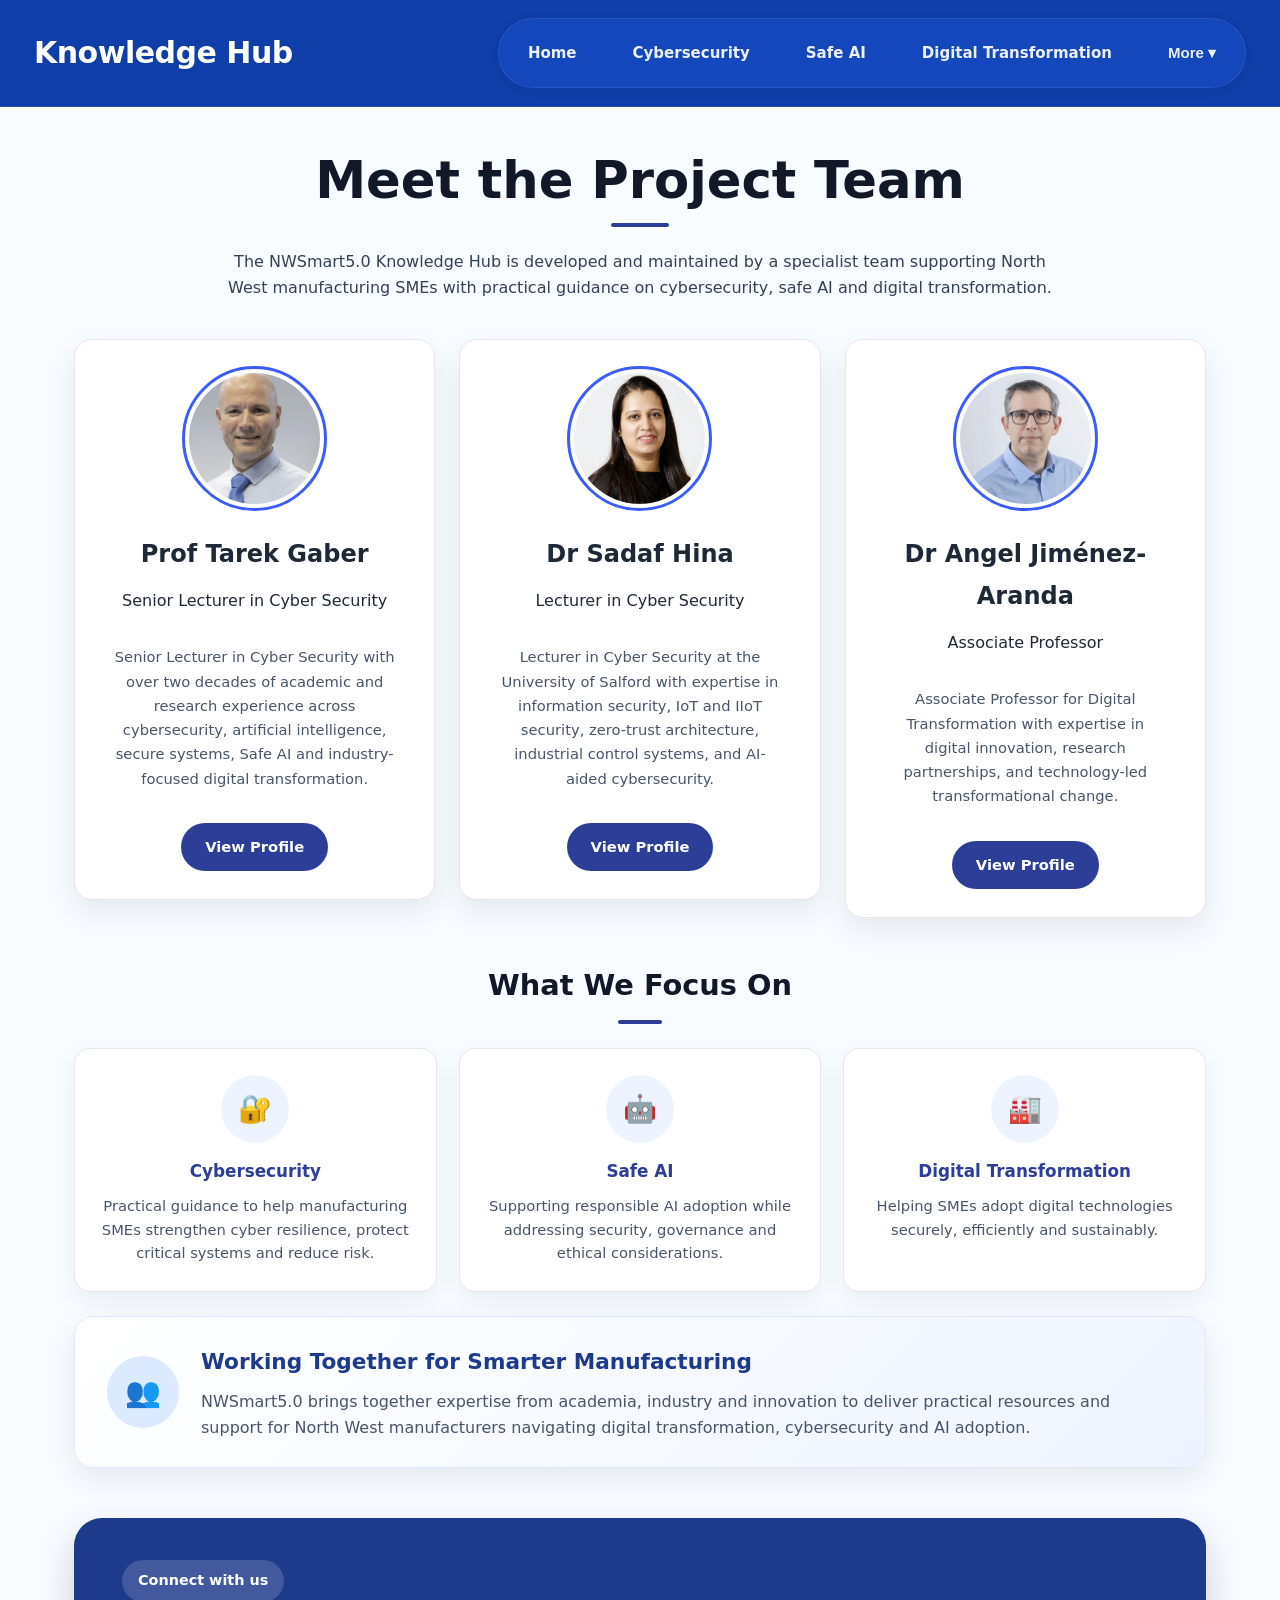
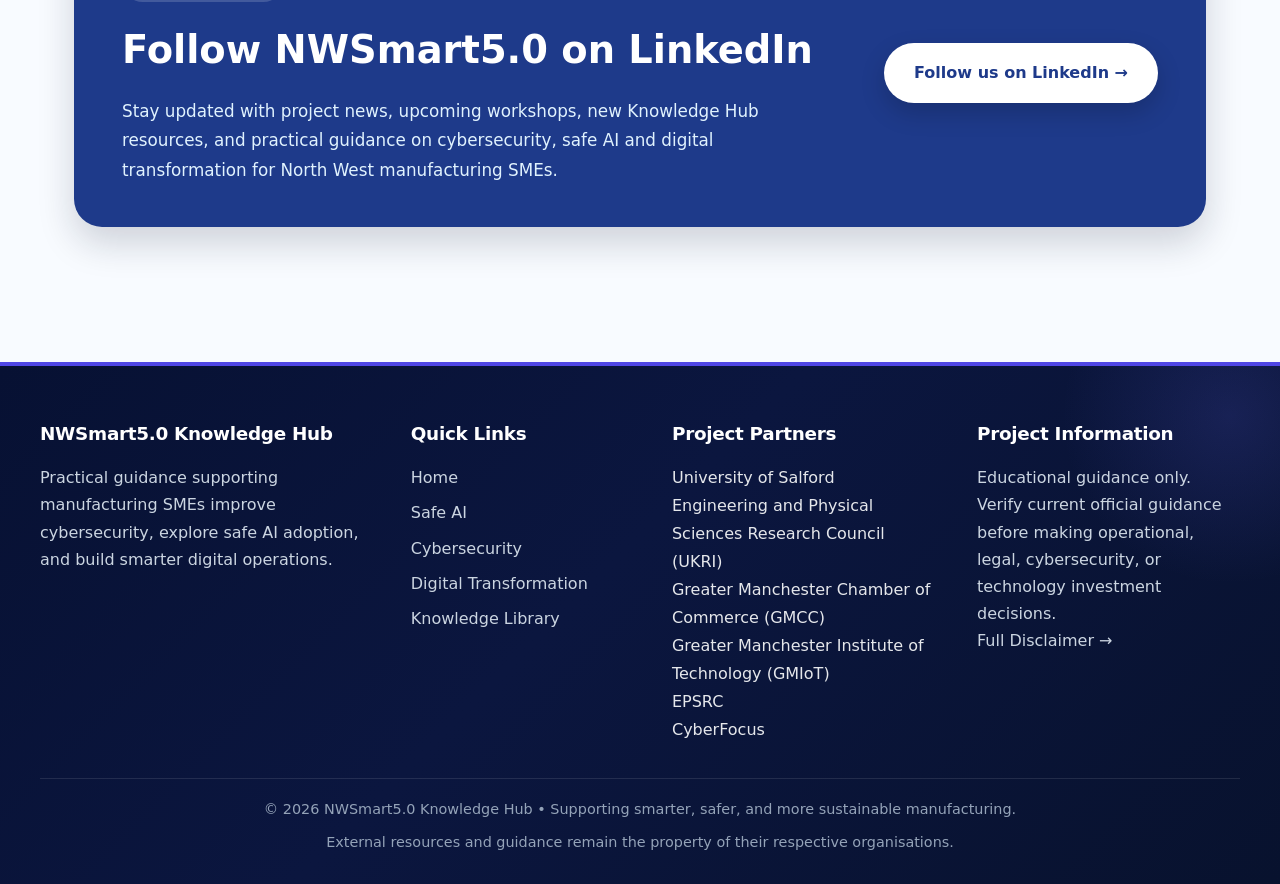
<file: team.html>
<!DOCTYPE html>
<html lang="en">
<head>
    <meta charset="UTF-8">
    <meta name="viewport" content="width=device-width, initial-scale=1.0">
    <title>Project Team | NWSmart5.0 Knowledge Hub</title>

    <link rel="stylesheet" href="style.css">
    <link rel="icon" type="image/png" sizes="32x32" href="images/nwsmart5-logo.png">
</head>

<body>

<div id="navbar"></div>

<main class="team-page">

    <section class="team-intro">
        <h1>Meet the Project Team</h1>

        <div class="team-title-line"></div>

        <p>
            The NWSmart5.0 Knowledge Hub is developed and maintained by a specialist
            team supporting North West manufacturing SMEs with practical guidance on
            cybersecurity, safe AI and digital transformation.
        </p>
    </section>

    <section class="team-grid">
          <div class="team-member-card">

            <img src="Team/Tarek.jpg"
                 alt="Prof Tarek Gaber"
                 class="team-member-photo">

           <h2>Prof Tarek Gaber</h2>

          <p class="team-role">
    Senior Lecturer in Cyber Security
</p>

<p class="team-bio">
    Senior Lecturer in Cyber Security with over two decades of academic and research
    experience across cybersecurity, artificial intelligence, secure systems,
    Safe AI and industry-focused digital transformation.
</p>
            <a href="https://www.salford.ac.uk/our-staff/tarek-gaber"
               target="_blank"
               class="team-profile-btn">
                View Profile
            </a>

        </div>

        <div class="team-member-card">

            <img src="Team/Sadaf.jpg"
                 alt="Dr Sadaf Hina"
                 class="team-member-photo">

           <h2>Dr Sadaf Hina</h2>

          <p class="team-role">
    Lecturer in Cyber Security
</p>

<p class="team-bio">
    Lecturer in Cyber Security at the University of Salford with expertise in
    information security, IoT and IIoT security, zero-trust architecture,
    industrial control systems, and AI-aided cybersecurity.
</p>

            <a href="https://www.salford.ac.uk/our-staff/sadaf-hina"
               target="_blank"
               class="team-profile-btn">
                View Profile
            </a>

        </div>

        <div class="team-member-card">

            <img src="Team/Angel.jpg"
                 alt="Dr Angel Jiménez-Aranda"
                 class="team-member-photo">

            <h2>Dr Angel Jiménez-Aranda</h2>

          <p class="team-role">
    Associate Professor
</p>

<p class="team-bio">
    Associate Professor for Digital Transformation with expertise in digital innovation,
    research partnerships, and technology-led transformational change.
</p>

            <a href="https://sustainable-innovation.salford.ac.uk/meet-the-team/angel-jimenez-aranda/"
               target="_blank"
               class="team-profile-btn">
                View Profile
            </a>

        </div>

      

    </section>

    <section class="team-focus-section">

        <h2>What We Focus On</h2>

        <div class="team-title-line small"></div>

        <div class="team-focus-grid">

            <div class="team-focus-card">
                <div class="team-focus-icon">🔐</div>

                <h3>Cybersecurity</h3>

                <p>
                    Practical guidance to help manufacturing SMEs strengthen cyber resilience,
                    protect critical systems and reduce risk.
                </p>
            </div>

            <div class="team-focus-card">
                <div class="team-focus-icon">🤖</div>

                <h3>Safe AI</h3>

                <p>
                    Supporting responsible AI adoption while addressing security,
                    governance and ethical considerations.
                </p>
            </div>

            <div class="team-focus-card">
                <div class="team-focus-icon">🏭</div>

                <h3>Digital Transformation</h3>

                <p>
                    Helping SMEs adopt digital technologies securely, efficiently
                    and sustainably.
                </p>
            </div>

        </div>

    </section>

    <section class="team-bottom-card">

        <div class="team-bottom-icon">👥</div>

        <div>

            <h2>Working Together for Smarter Manufacturing</h2>

            <p>
                NWSmart5.0 brings together expertise from academia, industry and innovation
                to deliver practical resources and support for North West manufacturers
                navigating digital transformation, cybersecurity and AI adoption.
            </p>

        </div>

    </section>
<section class="team-linkedin-section">
    <div class="team-linkedin-content">
        <div>
            <span class="team-linkedin-label">Connect with us</span>

            <h2>Follow NWSmart5.0 on LinkedIn</h2>

            <p>
                Stay updated with project news, upcoming workshops, new Knowledge Hub resources,
                and practical guidance on cybersecurity, safe AI and digital transformation
                for North West manufacturing SMEs.
            </p>
        </div>

        <a href="https://www.linkedin.com/company/nwsmart5-0/"
           target="_blank"
           rel="noopener"
           class="team-linkedin-btn">
           Follow us on LinkedIn →
        </a>
    </div>
</section>
</main>

<footer class="footer home-footer">
    <div class="footer-grid">

        <div>
            <h3>NWSmart5.0 Knowledge Hub</h3>
            <p>Practical guidance supporting manufacturing SMEs improve cybersecurity, explore safe AI adoption, and build smarter digital operations.</p>
        </div>

        <div>
            <h3>Quick Links</h3>
            <a href="index.html">Home</a>
            <a href="safe-ai.html">Safe AI</a>
            <a href="cybersecurity.html">Cybersecurity</a>
            <a href="digital.html">Digital Transformation</a>
            <a href="library.html">Knowledge Library</a>
        </div>

   <div>
    <h3>Project Partners</h3>
    <ul class="footer-partners">
        <li>University of Salford </li>
        <li>Engineering and Physical Sciences Research Council (UKRI) </li>
        <li>Greater Manchester Chamber of Commerce (GMCC) </li>
        <li>Greater Manchester Institute of Technology (GMIoT) </li>
        <li>EPSRC</li>
        <li>CyberFocus </li>
    </ul>
</div>

     <div>
    <h3>Project Information</h3>

<p>
    Educational guidance only. Verify current official guidance before making operational, legal, cybersecurity, or technology investment decisions.
</p>

<a href="disclaimer.html" class="footer-disclaimer-link">
    Full Disclaimer →
</a>
</div>
  </div>

<div class="footer-bottom">
    <p>© 2026 NWSmart5.0 Knowledge Hub • Supporting smarter, safer, and more sustainable manufacturing.</p>

    <p>
        External resources and guidance remain the property of their respective organisations.
    </p>
</div>
</footer>


<script>
fetch('navbar.html')
.then(response => response.text())
.then(data => {
    document.getElementById('navbar').innerHTML = data;

    const currentPage = window.location.pathname.split("/").pop();

    document.querySelectorAll('nav a').forEach(link => {
        const href = link.getAttribute('href');

        if (href === currentPage) {
            link.classList.add('active-nav');
        }
    });
});

function toggleMobileNav() {
    const nav = document.querySelector("nav");
    if (nav) {
        nav.classList.toggle("mobile-nav-open");
    }
}
</script>

</body>
</html>
</file>
<file: style.css>
* {
    margin: 0;
    padding: 0;
    box-sizing: border-box;
}

html {
    scroll-behavior: smooth;
}

body {
    font-family: 'Segoe UI', system-ui, -apple-system, Arial, sans-serif;
    background-color: #f0f4f8;
    color: #1e2937;
    line-height: 1.75;
}
.main-content p,
.main-content li,
.main-content ul,
.main-content ol {
    font-size: 16px;
    line-height: 1.75;
}

.ai-resource-scroll {
    margin-top: 12px !important;
    padding-top: 0 !important;
}

.ai-resource-scroll .resource-card {
    margin-top: 0 !important;
}
header h1 {
    color: #ffffff;
    font-size: 27px;
    font-weight: 700;
    transition: transform 0.3s ease;
}

header h1:hover {
    transform: scale(1.03);
}

header h1 span {
    color: #67e8f9;
}



nav a:hover {
    color: #ffffff;
}



nav a:hover::after {
    width: 100%;
}

/* ==================== HERO ==================== */
/* ==================== HERO ==================== */

.hero,
.page-hero {
   color: white;
     text-align: center;
    padding: 90px 20px 80px;
    min-height: calc(100vh - 110px);
    display: flex;
    flex-direction: column;
    justify-content: center;
    position: relative;
    overflow: hidden;
}

/* Homepage hero only */
.home-hero {
    background: url('images/home5.png') center center / cover no-repeat !important;
    min-height: 66vh;
     padding: 55px 20px 70px;
    align-items: flex-start;
    text-align: left;
    justify-content: center;
}

.home-hero::before,
.home-hero::after {
    display: none !important;
}

.home-hero h2 {
    color: #132968 !important;
    font-size: clamp(1.9rem, 3vw, 3rem) !important;
    line-height: 1.08;
    max-width: 680px;
    margin: 95px 0 18px 62px !important;
    text-shadow: none !important;
}

.home-hero p {
    color: #233876 !important;
    font-size: 1.15rem !important;
    font-weight: 700;
    max-width: 680px;
    margin: 0 0 30px 62px !important;
    text-shadow: none !important;
}


.home-hero .hero-blog-btn {
    margin: 0 0 0 62px !important;
    width: fit-content !important;
    min-width: 230px;
    height: auto !important;
    padding: 14px 34px;
    position: relative;
    z-index: 10;
}
/* Other pages */
.page-hero {
    background:
         linear-gradient(rgba(30, 58, 138, 0.55), rgba(15, 23, 42, 0.70)),
        linear-gradient(135deg, #3b82f6, #172554);
        background-size: cover !important;
    background-position: center;
    background-repeat: no-repeat;

    display: flex;
    flex-direction: column;
    justify-content: center;

    padding-bottom: 140px;
}

.hero h2,
.page-hero h2 {
    font-size: 3rem;
    margin-bottom: 16px;
    text-shadow: 0 3px 10px rgba(0,0,0,0.3);
}
.hero p,
.page-hero p {
    font-size: 1.3rem;
    max-width: 780px;
    margin: 0 auto 30px;
}
.hero-blog-btn {

    margin-left: 70px;

    background: #3246b8;

    color: white;

    padding: 18px 42px;

    border-radius: 20px;

    font-size: 1.2rem;

    font-weight: 700;

    box-shadow: 0 10px 30px rgba(50,70,184,0.25);

    text-decoration: none;

    display: inline-flex;

    align-items: center;

    gap: 10px;

    transition: 0.3s ease;
}
.hero-blog-btn:hover {
    background: white;
    color: #1e3a8a;

    transform: translateY(-4px);

    box-shadow:
        0 14px 34px rgba(0,0,0,0.28),
        0 0 35px rgba(255,255,255,0.25);
    border-color: rgba(255,255,255,0.8);
}

@media (max-width: 768px) {

    .hero-blog-btn {
        width: 92%;
        padding: 16px 22px;
        font-size: 1rem;
    }
}

/* Buttons */
.button-primary {
    display: inline-block;
    padding: 16px 40px;
    background: #2d3e99;
    color: white;
    border-radius: 50px;
    font-weight: 600;
    text-decoration: none;
    font-size: 1.1rem;
    transition: all 0.4s cubic-bezier(0.4, 0, 0.2, 1);
    box-shadow: 0 8px 20px rgba(20, 184, 166, 0.3);
}

.button-primary:hover {
    background: #1e2d7a;
    transform: translateY(-6px) scale(1.05);
    box-shadow: 0 15px 30px rgba(20, 184, 166, 0.45);
}

/* Main Container */

/* Cards */
.card, .resource-card {
    background: white;
    padding: 30px;
    border-radius: 20px;
    box-shadow: 0 10px 30px rgba(0,0,0,0.08);
    margin-bottom: 32px;
    transition: all 0.4s cubic-bezier(0.4, 0, 0.2, 1);
}

.card:hover, .resource-card:hover {
    transform: translateY(-12px);
    box-shadow: 0 20px 40px rgba(0,0,0,0.12);
}



/* ==================== ACCORDION ==================== */
.modern-accordion {
    margin: 16px 0;
    border: 1px solid #e2e8f0;
    border-radius: 12px;
    overflow: hidden;
    box-shadow: 0 2px 8px rgba(0,0,0,0.05);
}

.accordion-btn {
    width: 100%;
    padding: 20px 24px;
    background: #f1f5f9;
    border: none;
    text-align: left;
    font-weight: 600;
    font-size: 1.08rem;
    color: #1e3a8a;
    cursor: pointer;
    display: flex;
    justify-content: space-between;
    align-items: center;
    transition: all 0.3s ease;
}

.accordion-btn:hover {
    background: #e0f2fe;
}

.accordion-btn:after {
    content: '▼';
    font-size: 1.1rem;
    transition: transform 0.4s ease;
}

.accordion-btn.active:after {
    transform: rotate(180deg);
}

.accordion-content {
    max-height: 0;
    overflow: hidden;
    transition: max-height 0.5s cubic-bezier(0.4, 0, 0.2, 1);
    background: white;
}

.accordion-content p {
    padding: 24px;
    margin: 0;
    color: #334155;
    line-height: 1.7;
}

/* ==================== RESOURCE GRID & CARDS (FIXED ALIGNMENT) ==================== */
.resource-grid {
    display: grid;
    grid-template-columns: repeat(auto-fit, minmax(340px, 1fr));
    gap: 24px;
    margin-top: 20px;
}

.resource-card {
    background: white;
    padding: 28px 24px;
    border-radius: 16px;
    box-shadow: 0 8px 25px rgba(0,0,0,0.08);
    transition: all 0.4s ease;
    display: flex;
    flex-direction: column;
    height: 100%;
    min-height: 280px;
}

.resource-card:hover {
    transform: translateY(-8px);
    box-shadow: 0 15px 35px rgba(0,0,0,0.12);
}

.resource-card h3 {
    margin-bottom: 12px;
    color: #1e3a8a;
    line-height: 1.4;
}

.resource-card p {
    flex-grow: 1;
    color: #475569;
    font-size: 15px;
    margin-bottom: 14px;
}

.resource-card .button-primary {
    margin-top: auto;
    width: 100%;
    text-align: center;
}

/* Filter Buttons */
.filter-buttons {
   margin: 12px 0 18px 0;
    display: flex;
    gap: 12px;
    flex-wrap: wrap;
}

.filter-btn {
    padding: 10px 22px;
    background: #e0f2fe;
    color: #1e3a8a;
    border: none;
    border-radius: 50px;
    cursor: pointer;
    font-weight: 500;
    font-size: 15px;
    transition: all 0.3s ease;
}

.filter-btn:hover {
    background: #bae6fd;
    transform: translateY(-2px);
}

.filter-btn.active {
    background: #2d3e99;
    color: white;
    box-shadow: 0 4px 12px rgba(20, 184, 166, 0.3);
}

/* Search Input */
#resource-search {
    width: 100%;
    padding: 16px 24px;
    margin-bottom: 25px;
    border-radius: 50px;
    border: 1px solid #cbd5e1;
    font-size: 16px;
    transition: all 0.3s ease;
}

#resource-search:focus {
    outline: none;
    border-color: #2d3e99;
    box-shadow: 0 0 0 4px rgba(20, 184, 166, 0.1);
}


.resource-grid {
    display: grid;
    grid-template-columns: repeat(auto-fit, minmax(320px, 1fr));
    gap: 20px;
}

.resource-card {
    padding: 18px;
    background: white;
    border-radius: 12px;
    box-shadow: 0 4px 15px rgba(0,0,0,0.06);
    display: flex;
    flex-direction: column;
}

.resource-card iframe {
    border-radius: 8px;
    margin-top: 10px;
}




/* Footer */
.footer {
    background: #1e2937;
    color: white;
    margin-top: 80px;
    padding: 60px 20px 40px;
    text-align: center;
    width: 100%;
    border-top: 5px solid #2d3e99;
}

.footer p {
    font-size: 1.1rem;
    margin: 0;
}
/* ==================== DIGITAL PAGE SPECIFIC STYLING ==================== */
.digital-hero {
    background: linear-gradient(rgba(30, 58, 138, 0.75), rgba(15, 23, 42, 0.85)),
                url('images/Digital.jpg') center/cover no-repeat !important;
}
/* Readiness Checker */
.checker-item {
    background: #f8fafc;
    padding: 18px 20px;
    border-radius: 12px;
    margin-bottom: 16px;
    border-left: 5px solid #2d3e99;
}

.checker-item label {
    display: block;
    margin-bottom: 12px;
    font-weight: 500;
    color: #1e3a8a;
}

.score-buttons {
    display: flex;
    gap: 8px;
}

.score-buttons button {
    width: 40px;
    height: 40px;
    border: none;
    border-radius: 50%;
    background: #e0f2fe;
    color: #1e3a8a;
    font-weight: 600;
    cursor: pointer;
    transition: all 0.2s ease;
}

.score-buttons button:hover {
    background: #bae6fd;
    transform: scale(1.1);
}


   @media (max-width: 900px) {

    .hero h2,
    .page-hero h2 {
        font-size: 2.4rem;
    }

    nav {
        gap: 18px;
    }

}
/* ==================== MAIN LAYOUT ==================== */

.container {
     max-width: 1280px;
    margin: 60px auto;
    padding: 0 20px;

    display: grid;
   grid-template-columns: minmax(0, 1fr) 280px;

    gap: 40px;
    align-items: start;
}

.main-content {
    min-width: 0;
}


/* ==================== QUICK LINK CARDS ONLY ==================== */

.quick-link-card {
    background: linear-gradient(180deg, #ffffff 0%, #f8fafc 100%);
    border-top: 5px solid #2d3e99;
    min-height: 390px;
    position: relative;
}

.quick-link-icon {
    width: 72px;
    height: 72px;
    border-radius: 22px;
    display: flex;
    align-items: center;
    justify-content: center;
    font-weight: 900;
    font-size: 2.3rem;
    margin-bottom: 18px;
    box-shadow: 0 10px 25px rgba(0, 0, 0, 0.12);
}

.cyber-icon {
    background: linear-gradient(135deg, #dbeafe, #67e8f9);
    color: #1e3a8a;
}

.fraud-icon {
    background: linear-gradient(135deg, #fef3c7, #f59e0b);
    color: #78350f;
}

.quick-link-card h3 {
    margin-bottom: 12px;
}

.quick-link-card p {
    color: #475569;
    font-size: 15px;
    line-height: 1.65;
    margin-bottom: 14px;
}

.quick-link-card .button-primary {
    margin-top: auto;
    width: 100%;
    text-align: center;
}
/* FIX: quick link cards only */
.quick-link-card {
    padding: 30px !important;
    border-top: 6px solid #2d3e99;
    background: linear-gradient(180deg, #ffffff 0%, #f8fafc 100%);
}

.quick-link-card .quick-link-icon {
    width: 82px !important;
    height: 82px !important;
    border-radius: 24px;
    display: flex !important;
    align-items: center;
    justify-content: center;
    font-size: 2.8rem !important;
    font-weight: 900;
    margin-bottom: 20px;
    box-shadow: 0 12px 28px rgba(0,0,0,0.14);
}

.quick-link-card .cyber-icon {
    background: linear-gradient(135deg, #dbeafe, #67e8f9);
    color: #1e3a8a;
}

.quick-link-card .fraud-icon {
    background: linear-gradient(135deg, #fef3c7, #f59e0b);
    color: #78350f;
}

.quick-link-card p {
    flex-grow: 0 !important;
    margin-bottom: 16px !important;
}

.quick-link-card .button-primary {
    margin-top: auto !important;
}
/* Make Cyber Essentials and Take Five buttons identical */
.quick-link-card .button-primary {
    width: 100% !important;
max-width: 430px;
    min-height: 64px;
    padding: 16px 24px !important;
    margin-left: auto !important;
    margin-right: auto !important;
    display: flex !important;
    align-items: center;
    justify-content: center;
    text-align: center;
    white-space: normal;
}

/* ==================== HORIZONTAL SCROLL FOR PDF RESOURCES ==================== */

.resource-scroll {
    display: flex;
    flex-wrap: nowrap;
     gap: 18px;
    padding: 6px 4px 12px;
    margin-top: 10px;
    overflow-x: auto;
    overflow-y: hidden;
    
    max-width: 100%;
    scroll-snap-type: x mandatory;
    -webkit-overflow-scrolling: touch;
}

.resource-scroll .resource-card {
  flex: 0 0 420px;
    width: 420px;
    min-width: 420px;
    max-width: 420px;
    height: auto;
 min-height: 240px;
    padding: 18px;
    margin-bottom: 0;
    scroll-snap-align: start;

    display: flex;
    flex-direction: column;
}

.resource-scroll .resource-card h3 {
     font-size: 1.15rem;
    line-height: 1.35;
    margin-bottom: 12px;
}

.resource-scroll .resource-card p {
     font-size: 15px;
    line-height: 1.65;
    flex-grow: 1;
}

.resource-scroll .resource-card .button-primary {
    margin-top: auto;
    min-height: 56px;
}
@media (max-width: 700px) {
    .resource-scroll .resource-card {
        flex: 0 0 88%;
        width: 88%;
        min-width: 88%;
        max-width: 88%;
    }
}

.resource-scroll .resource-card .button-primary {
    margin-top: auto;
}

.resource-scroll::-webkit-scrollbar {
    height: 10px;
}

.resource-scroll::-webkit-scrollbar-track {
    background: #e5e7eb;
    border-radius: 999px;
}

.resource-scroll::-webkit-scrollbar-thumb {
    background: #2d3e99;
    border-radius: 999px;
}

.resource-scroll::-webkit-scrollbar-thumb:hover {
    background: #1e2d7a;
}

.scroll-hint {
    color: #64748b;
    font-size: 0.95rem;
    margin-top: 8px;
    font-style: italic;
}
/* ==================== PDF SCROLL CARD DESIGN ==================== */

.pdf-resource-card {
    border-top: 5px solid #1e3a8a;
    background: linear-gradient(180deg, #ffffff 0%, #f8fafc 100%);
    padding: 26px !important;
}

.pdf-resource-card h3 {
    min-height: auto;
    margin-bottom: 10px;
    font-size: 1.7rem;
    line-height: 1.3;
}

.pdf-resource-card p {
    font-size: 14px;
    line-height: 1.55;
    margin-bottom: 14px;
}

.pdf-resource-card .button-primary {
    min-height: 56px;
}

/* ==================== FLIP CARDS: AI CYBER RISKS ==================== */

.flip-risk-grid {
    display: grid;
    grid-template-columns: repeat(2, minmax(0, 1fr));
    gap: 24px;
    margin-top: 24px;
}

.flip-card {
   height: 300px;
    perspective: 1000px;
    cursor: pointer;
}

.flip-card-wide {
    grid-column: 1 / -1;
}

.flip-card-inner {
    position: relative;
    width: 100%;
   height: 100%;
    transition: transform 0.7s ease;
    transform-style: preserve-3d;
}
.flip-card.flipped .flip-card-inner {
    transform: rotateY(180deg);
}

.flip-card-front,
.flip-card-back {
    position: absolute;
    inset: 0;
    height: 100%;
    border-radius: 18px;
    padding: 26px;
    backface-visibility: hidden;
    box-shadow: 0 8px 24px rgba(0,0,0,0.06);
    overflow-y: auto;
    box-sizing: border-box;
}

.flip-card-front {
    background: #f8fafc;
    border-left: 6px solid #dc2626;
}

.flip-card-back {
    background: #f0fdfa;
    border-left: 6px solid #2d3e99;
    transform: rotateY(180deg);
}

.flip-card h4 {
    color: #1e3a8a;
    margin-bottom: 14px;
    font-size: 1.15rem;
}

.flip-card p {
    color: #334155;
    line-height: 1.65;
    margin-bottom: 12px;
}

.flip-card span {
    display: inline-block;
    margin-top: 12px;
    color: #1e3a8a;
    font-weight: 700;
}

@media (max-width: 800px) {
    .flip-risk-grid {
        grid-template-columns: 1fr;
    }

    .flip-card-wide {
        grid-column: auto;
    }
}


/* ==================== SOURCE AND CROSS-LINK NOTES ==================== */

.source-note {
    margin-top: 20px;
    padding: 14px 18px;
    background: #f8fafc;
    border-left: 5px solid #2d3e99;
    border-radius: 12px;

    font-size: 0.9rem;
    line-height: 1.6;
    color: #475569;
}

.source-note strong {
    color: #1e3a8a;
}

.source-note a {
    color: #1e3a8a;
    font-weight: 600;
    word-break: normal;
}
/* ==================== ACTIVE SIDEBAR SECTION ==================== */

.sidebar a.active-section {
    background: #2d3e99 !important;
    color: white !important;
    border-color: #2d3e99 !important;
    box-shadow: none !important;
    transform: none !important;
}


/* ==================== CORE CYBER ACTION CARDS ==================== */

.action-cards-grid {
    display: grid;
    grid-template-columns: repeat(2, minmax(0, 1fr));
    gap: 18px;
    margin: 28px 0;
}

.action-toggle-card {
    background: #f8fafc;
    border: 1px solid #e2e8f0;
    border-left: 6px solid #2d3e99;
    border-radius: 16px;
    overflow: hidden;
}

.action-toggle-wide {
    grid-column: 1 / -1;
}

.action-toggle-btn {
    width: 100%;
    background: transparent;
    border: none;
    padding: 18px 20px;
    text-align: left;
    color: #1e3a8a;
    font-size: 1rem;
    font-weight: 800;
    cursor: pointer;
    display: flex;
    justify-content: space-between;
    gap: 16px;
    align-items: center;
}

.action-toggle-btn::after {
    content: "+";
    font-size: 1.4rem;
    color: #2d3e99;
    font-weight: 900;
}

.action-toggle-card.open .action-toggle-btn::after {
    content: "−";
}

.action-toggle-content {
    display: none;
    padding: 0 20px 20px;
}

.action-toggle-card.open .action-toggle-content {
    display: block;
}

.action-toggle-content p {
    color: #475569;
    line-height: 1.65;
    margin: 0;
}

@media (max-width: 800px) {
    .action-cards-grid {
        grid-template-columns: 1fr;
    }

    .action-toggle-wide {
        grid-column: auto;
    }
}
/* ==================== PROTECTING ACCOUNTS SECTION ==================== */

.access-protection-grid {
    display: grid;
    grid-template-columns: repeat(2, minmax(0, 1fr));
    gap: 20px;
    margin: 28px 0;
}

.access-protection-card {
    background: linear-gradient(180deg, #ffffff 0%, #f8fafc 100%);
    border: 1px solid #e2e8f0;
    border-top: 5px solid #1e3a8a;
    border-radius: 18px;
    padding: 24px;
    box-shadow: 0 8px 22px rgba(0,0,0,0.06);
    transition: all 0.25s ease;
}

.access-protection-card:hover {
    transform: translateY(-6px);
    box-shadow: 0 14px 30px rgba(0,0,0,0.10);
}

.access-icon {
    width: 54px;
    height: 54px;
    border-radius: 16px;
    background: #e0f2fe;
    display: flex;
    align-items: center;
    justify-content: center;
    font-size: 1.6rem;
    margin-bottom: 16px;
}

.access-protection-card h3 {
    color: #1e3a8a;
    margin-bottom: 10px;
    font-size: 1.05rem;
}

.access-protection-card p {
    color: #475569;
    line-height: 1.65;
    margin: 0;
}

.access-check-box {
    margin-top: 26px;
    background: #f0fdfa;
    border-left: 6px solid #2d3e99;
    border-radius: 16px;
    padding: 22px 24px;
}

.access-check-box h3 {
    color: #1e3a8a;
    margin-bottom: 8px;
}

.access-check-box p {
    color: #334155;
    margin: 0;
    line-height: 1.65;
}

@media (max-width: 800px) {
    .access-protection-grid {
        grid-template-columns: 1fr;
    }
}
/* ==================== PRACTICAL RESILIENCE SECTION ==================== */

.resilience-tabs {
    margin-top: 28px;
}

.resilience-item {
    background: #f8fafc;
    border: 1px solid #e2e8f0;
    border-radius: 18px;
    margin-bottom: 18px;
    overflow: hidden;
    transition: all 0.3s ease;
}

.resilience-item:hover {
    box-shadow: 0 10px 24px rgba(0,0,0,0.06);
    transform: translateY(-2px);
}

.resilience-btn {
    width: 100%;
    border: none;
    background: white;
    padding: 22px 24px;
    text-align: left;
    cursor: pointer;
    font-size: 1.05rem;
    font-weight: 700;
    color: #1e3a8a;

    display: flex;
    justify-content: space-between;
    align-items: center;

    transition: all 0.3s ease;
}

.resilience-btn:hover {
    background: #f0f9ff;
}

.resilience-btn::after {
    content: "+";
    font-size: 1.7rem;
    color: #2d3e99;
    font-weight: 700;
}

.resilience-item.active .resilience-btn::after {
    content: "−";
}

.resilience-content {
    display: none;
    padding: 0 24px 24px;
    background: #f8fafc;
}

.resilience-item.active .resilience-content {
    display: block;
}

.resilience-content p {
    color: #475569;
    line-height: 1.75;
    margin-bottom: 18px;
}

.resilience-content ul {
    padding-left: 22px;
    color: #475569;
}

.resilience-content li {
    margin-bottom: 10px;
}

@media (max-width: 800px) {

    .resilience-btn {
        font-size: 0.95rem;
        padding: 18px;
    }

    .resilience-content {
        padding: 0 18px 18px;
    }

}

/* ==================== BLOG INSIGHTS LANDSCAPE SCROLL ==================== */

.blog-scroll {
    display: flex;
    gap: 24px;
    overflow-x: auto;
    padding: 14px 4px 28px;
    margin-top: 26px;
    scroll-snap-type: x mandatory;
}

.blog-card {
    flex: 0 0 290px;
     min-width: 290px;
    min-height: 180px;
    background: linear-gradient(180deg, #ffffff 0%, #f8fafc 100%);
    border-radius: 20px;
    padding: 18px;
    border: 1px solid #e2e8f0;
    border-top: 6px solid #2d3e99;
    box-shadow: 0 10px 28px rgba(0,0,0,0.08);
    scroll-snap-align: start;
    display: flex;
    flex-direction: column;
   max-width: 290px;
}
.workshop-slide-card .button-primary {
    padding: 10px 18px;
    font-size: 0.9rem;
    min-height: 44px;
}
.workshop-slide-card {
    padding: 16px !important;
}

.workshop-slide-card h3 {
    font-size: 1.2rem;
    margin-bottom: 10px;
}

.workshop-slide-card p {
    font-size: 0.95rem;
    line-height: 1.55;
}
#workshop-slides {
    padding: 24px !important;
}
@media (max-width: 768px) {

    .blog-card {

        flex: 0 0 72% !important;

        min-width: 72%;

        max-width: 72%;

        min-height: 220px;

        padding: 14px;
    }

    .blog-card h3 {

        font-size: 1rem;

        line-height: 1.35;

        margin-bottom: 10px;
    }

    .blog-card p {

        font-size: 0.85rem;

        line-height: 1.55;
    }

    .blog-tag {

        font-size: 0.72rem;

        padding: 5px 10px;
    }

    .blog-actions {

        flex-direction: column;

        gap: 8px;
    }

    .blog-actions .button-primary {

        width: 100%;

        padding: 9px 12px;

        font-size: 0.85rem;

        min-height: 42px;
    }
}
.featured-blog {
    border-top-color: #1e3a8a;
}

.blog-tag {
    display: inline-block;
    width: fit-content;
    background: #e0f2fe;
    color: #1e3a8a;
    font-weight: 700;
    font-size: 0.85rem;
    padding: 6px 12px;
    border-radius: 999px;
    margin-bottom: 18px;
}

.blog-card h3 {
    color: #1e3a8a;
    line-height: 1.35;
    margin-bottom: 14px;
}

.blog-card p {
    color: #475569;
    line-height: 1.65;
    flex-grow: 1;
}

.blog-actions {
    display: flex;
    gap: 12px;
    margin-top: auto;
}

.blog-actions .button-primary {
    flex: 1;
    padding: 11px 14px;
    font-size: 0.95rem;
    text-align: center;
}

.blog-download-btn {
    background: #1e3a8a;
}

.blog-scroll::-webkit-scrollbar {
    height: 10px;
}

.blog-scroll::-webkit-scrollbar-track {
    background: #e5e7eb;
    border-radius: 999px;
}

.blog-scroll::-webkit-scrollbar-thumb {
    background: #2d3e99;
    border-radius: 999px;
}

/* ==================== DIGITAL JOURNEY SECTION ==================== */

.journey-grid,
.skills-grid,
.metrics-grid {
    display: grid;
    grid-template-columns: repeat(2, minmax(0, 1fr));
    gap: 24px;
    margin-top: 30px;
}

.journey-card,
.skills-card,
.metric-card {
    background: linear-gradient(180deg, #ffffff 0%, #f8fafc 100%);
    border-radius: 18px;
    padding: 28px;
    border: 1px solid #e2e8f0;
    box-shadow: 0 10px 24px rgba(0,0,0,0.06);
    transition: all 0.3s ease;
}

.journey-card:hover,
.skills-card:hover,
.metric-card:hover {
    transform: translateY(-6px);
    box-shadow: 0 16px 30px rgba(0,0,0,0.1);
}

.journey-number {
    width: 54px;
    height: 54px;
    border-radius: 50%;
    background: #2d3e99;
    color: white;
    display: flex;
    align-items: center;
    justify-content: center;
    font-weight: 800;
    font-size: 1.2rem;
    margin-bottom: 18px;
}

.skills-icon {
    width: 60px;
    height: 60px;
    border-radius: 18px;
    background: #e0f2fe;
    display: flex;
    align-items: center;
    justify-content: center;
    font-size: 1.8rem;
    margin-bottom: 18px;
}

.metric-card h3 {
    margin-bottom: 10px;
    color: #1e3a8a;
}

.metric-card span {
    color: #475569;
    line-height: 1.6;
}

.tracker-callout {
    margin-top: 35px;
    padding: 28px;
    border-radius: 18px;
    background: linear-gradient(135deg, #1e3a8a, #0f172a);
    color: white;

    display: flex;
    justify-content: space-between;
    align-items: center;
    gap: 24px;
}

.tracker-callout h3 {
    margin-bottom: 8px;
    color: white !important;
}

.tracker-callout p {
    color: #e2e8f0;
}

@media (max-width: 800px) {

    .journey-grid,
    .skills-grid,
    .metrics-grid {
        grid-template-columns: 1fr;
    }

    .tracker-callout {
        flex-direction: column;
        align-items: flex-start;
    }
     }
/* ==================== DIGITAL PAGE VISUAL POLISH ==================== */

#why-digital,
#roadmap,
#planning,
#skills-culture,
#measuring-success,
#responsible-digital {
    border-top: 6px solid #2d3e99;
}

#roadmap {
    background: linear-gradient(180deg, #ffffff 0%, #f8fafc 100%);
    border-top-color: #1e3a8a;
}

#roadmap .button-primary {
    max-width: 520px;
    width: 100%;
}

.journey-card,
.skills-card,
.metric-card {
    border-left: 5px solid #2d3e99;
}

.journey-card h3,
.skills-card h3,
.metric-card h3 {
    color: #1e3a8a;
    margin-bottom: 10px;
}

.journey-card p,
.skills-card p {
    color: #475569;
    line-height: 1.65;
}

.metrics-grid {
    grid-template-columns: repeat(2, minmax(0, 1fr));
}

.metric-card {
    min-height: 150px;
}

.tracker-callout .button-primary {
    background: #2d3e99;
    white-space: nowrap;
}

#responsible-digital .flip-card-front {
    border-left-color: #1e3a8a;
}

#responsible-digital .flip-card-back {
    border-left-color: #2d3e99;
}

@media (max-width: 900px) {

    .metrics-grid {
        grid-template-columns: 1fr;
    }

    .tracker-callout .button-primary {
        width: 100%;
        text-align: center;
    }


}
.site-logo,
.site-logo a,
.site-logo span {
    color: white !important;
    text-decoration: none !important;
    font-size: 30px !important;
    font-weight: 700 !important;
    line-height: 1.2;
    white-space: nowrap;
}

.site-logo a:hover {
    color: #67e8f9 !important;
}
/* ==================== NAVBAR DROPDOWN ==================== */

.dropdown {
    position: relative;
}


.dropdown {
    display: flex;
    align-items: center;
}

.dropdown-btn:hover {
    color: white;
}



.dropdown-content a {

    display: block;

    padding: 14px 18px;

    color: #1e293b !important;

    background: white;

    text-decoration: none;

    font-weight: 600;

    border-bottom: 1px solid #eef2ff;

    transition: all 0.25s ease;
}
.dropdown-content a:hover {

    background: #eef2ff;

    color: #2d3e99 !important;
}

.dropdown:hover .dropdown-content {

    opacity: 1;

    visibility: visible;

    transform: translateY(0);
}
/* ==================== PREMIUM NAVBAR ==================== */

header {
    position: sticky;
    top: 0;
    z-index: 1000;

   background: #0f3ea8;

    backdrop-filter: blur(18px);
    -webkit-backdrop-filter: blur(18px);

    border-bottom: 1px solid rgba(255,255,255,0.08);

    padding: 18px 0;
}
.dropdown-btn {
    background: transparent !important;
    color: rgba(255,255,255,0.92) !important;
    border: 1px solid transparent !important;
    outline: none;
}

.dropdown-btn:hover {
    background: #dbeafe !important;
    color: #0f3ea8 !important;
}

/* NAV CONTAINER */
.nav-container {
        max-width: 1380px;
    margin: 0 auto;
    padding: 0 34px;

    display: flex;
    align-items: center;
    justify-content: space-between;

    gap: 30px;
}

/* LOGO */
.site-logo a,
.site-logo span {
    color: white !important;
    text-decoration: none !important;

    font-size: 2rem !important;
    font-weight: 800 !important;
    letter-spacing: -0.5px;

    transition: all 0.3s ease;
}

.site-logo a:hover {
    color: #67e8f9 !important;
    text-shadow: 0 0 18px rgba(103,232,249,0.35);
}

/* NAVIGATION */
nav {
    display: flex;
    align-items: center;
    gap: 14px;

    padding: 8px;

background: rgba(21, 73, 190, 0.88);
border: 1px solid rgba(255,255,255,0.08);

border-radius: 999px;

box-shadow: 0 2px 10px rgba(0,0,0,0.08);
}

/* LINKS */
nav a,
.dropdown-btn {

    position: relative;

    display: flex;
    align-items: center;
    justify-content: center;

    padding: 12px 20px;

    border-radius: 999px;

    color: rgba(255,255,255,0.92);
    text-decoration: none;

    font-size: 15px;
    font-weight: 600;

    transition:
        background 0.3s ease,
        color 0.3s ease,
        transform 0.25s ease,
        box-shadow 0.3s ease;

    border: 1px solid transparent;
}

/* HOVER */
nav a:hover,
.dropdown-btn:hover {

    color: white;

    background: rgba(255,255,255,0.10);

    border-color: rgba(255,255,255,0.12);

    transform: translateY(-2px);

    box-shadow:
        0 8px 20px rgba(0,0,0,0.18),
        0 0 18px rgba(103,232,249,0.12);
}

/* ACTIVE LINK */
nav a.active-nav {

 background: rgba(255,255,255,0.16);
    color: white !important;

    border: 1px solid rgba(103,232,249,0.22);

    box-shadow:
        0 0 20px rgba(103,232,249,0.14);
}

/* REMOVE OLD UNDERLINE */
nav a::after,
nav a.active-nav::after {
    display: none;
}

/* DROPDOWN */
.dropdown {
    position: relative;
}

.dropdown-content {

    position: absolute;

    top: 115%;
    right: 0;

    min-width: 240px;

    padding: 10px;

    background: rgba(15,23,42,0.96);

    border: 1px solid rgba(255,255,255,0.08);

    border-radius: 22px;

    backdrop-filter: blur(18px);

    box-shadow:
        0 18px 40px rgba(0,0,0,0.25);

    opacity: 0;
    visibility: hidden;

    transform: translateY(10px);

    transition: all 0.25s ease;
}

.dropdown-content a {

    color: #e2e8f0 !important;

    border-radius: 14px;

    padding: 14px 16px;

    margin-bottom: 4px;

    background: transparent;
}

.dropdown-content a:hover {

    background: rgba(255,255,255,0.08);

    color: white !important;

    transform: translateX(4px);
}

.dropdown:hover .dropdown-content {

    opacity: 1;
    visibility: visible;

    transform: translateY(0);
}


/* ==================== DIGITAL ROADMAP TIMELINE ==================== */

.timeline-roadmap {
    position: relative;
    margin-top: 50px;
    padding-left: 30px;
}

.timeline-roadmap::before {
    content: "";
    position: absolute;
    left: 42px;
    top: 0;
    width: 4px;
    height: 100%;
    background: linear-gradient(
        to bottom,
        #1e3a8a,
        #2d3e99
    );
    border-radius: 999px;
}

.timeline-step {
    position: relative;
    display: flex;
    gap: 28px;
    margin-bottom: 45px;
    align-items: flex-start;
}

.timeline-circle {
    width: 56px;
    height: 56px;
    min-width: 56px;

    border-radius: 50%;
    background: linear-gradient(135deg, #1e3a8a, #2d3e99);

    color: white;
    font-size: 1.2rem;
    font-weight: 800;

    display: flex;
    align-items: center;
    justify-content: center;

    position: relative;
    z-index: 2;

    box-shadow: 0 10px 24px rgba(20,184,166,0.25);
}

.timeline-content {
    flex: 1;
    background: linear-gradient(180deg, #ffffff 0%, #f8fafc 100%);
    border-radius: 18px;
    padding: 24px 26px;
    border: 1px solid #e2e8f0;
    box-shadow: 0 10px 24px rgba(0,0,0,0.06);

    transition: all 0.3s ease;
}

.timeline-content:hover {
    transform: translateY(-6px);
    box-shadow: 0 16px 34px rgba(0,0,0,0.10);
}

.timeline-content h3 {
    color: #1e3a8a;
    margin-bottom: 10px;
}

.timeline-content p {
    color: #475569;
    line-height: 1.7;
    margin: 0;
}

@media (max-width: 800px) {

    .timeline-roadmap {
        padding-left: 10px;
    }

    .timeline-step {
        gap: 18px;
    }

    .timeline-circle {
        width: 48px;
        height: 48px;
        min-width: 48px;
        font-size: 1rem;
    }

}
.digital-video-card iframe {
    border-radius: 14px;
    margin: 16px 0 20px;
    box-shadow: 0 8px 20px rgba(0,0,0,0.10);
}

/* ==================== INFOGRAPHIC VIEWER ==================== */

.infographic-actions {
    display: flex;
    gap: 18px;
    flex-wrap: wrap;
    margin-top: 28px;
}

.view-infographic-btn,
.download-infographic-btn {

    background: linear-gradient(
        135deg,
        #1e3a8a,
       #2d3e99
    );

    color: white;
    border: none;
    padding: 14px 24px;
    border-radius: 14px;

    font-weight: 700;
    font-size: 1rem;

    cursor: pointer;
    text-decoration: none;

    transition: all 0.3s ease;

    box-shadow: 0 10px 24px rgba(0,0,0,0.12);
}

.view-infographic-btn:hover,
.download-infographic-btn:hover {

    transform: translateY(-4px);

    box-shadow: 0 14px 32px rgba(0,0,0,0.18);
}

/* ==================== MODAL ==================== */

.infographic-modal {

    display: none;

    position: fixed;
    z-index: 9999;

    left: 0;
    top: 0;

    width: 100%;
    height: 100%;

    background: rgba(15,23,42,0.88);

    backdrop-filter: blur(8px);

    justify-content: center;
    align-items: center;

    padding: 40px;

    animation: fadeIn 0.3s ease;
}

.modal-infographic-image {

    max-width: 95%;
    max-height: 92vh;

    border-radius: 18px;

    box-shadow: 0 20px 60px rgba(0,0,0,0.35);

    animation: zoomIn 0.3s ease;
}

.close-infographic {

    position: absolute;

    top: 22px;
    right: 34px;

    font-size: 48px;
    font-weight: bold;

    color: white;

    cursor: pointer;

    transition: 0.2s ease;
}

.close-infographic:hover {
    transform: scale(1.1);
    color: #67e8f9;
}

@keyframes fadeIn {

    from {
        opacity: 0;
    }

    to {
        opacity: 1;
    }
}

@keyframes zoomIn {

    from {
        transform: scale(0.92);
        opacity: 0;
    }

    to {
        transform: scale(1);
        opacity: 1;
    }
}

/* ==================== DIGITAL TOOLS DASHBOARD ==================== */

.tools-dashboard {
    display: grid;
    gap: 20px;
    margin-top: 28px;
}

.tool-dashboard-card {
    display: flex;
    gap: 16px;
    align-items: center;

    padding: 20px 22px;
    border-radius: 16px;

    background: #ffffff;
    border: 1px solid #e2e8f0;

    box-shadow: 0 6px 18px rgba(0,0,0,0.05);
}

.tool-icon {
    width: 54px;
    height: 54px;
    min-width: 54px;

    border-radius: 14px;

    font-size: 1.3rem;
}
.tool-content h3 {
    font-size: 1.2rem;
    line-height: 1.35;
    margin-bottom: 8px;
}
.tool-content p {
    font-size: 0.95rem;
    line-height: 1.6;
    margin-bottom: 12px;
}

.tool-tag {
    display: inline-block;
    background: #dbeafe;
    color: #1e3a8a;
    padding: 4px 10px;
    border-radius: 999px;
    font-size: 0.8rem;
    font-weight: 700;
    margin-bottom: 8px;
}

.tool-content h3 {
    color: #1e3a8a;
    margin-bottom: 8px;
}

.tool-content p {
    color: #475569;
    line-height: 1.65;
    margin-bottom: 14px;
}

.tool-content .button-primary {
    padding: 11px 22px;
    font-size: 0.95rem;
}

.tool-video-preview {
    width: 260px;
    min-width: 260px;
}

.tool-video-preview iframe {
    border-radius: 14px;
    box-shadow: 0 8px 20px rgba(0,0,0,0.10);
}

@media (max-width: 800px) {
    .tool-dashboard-card {
        flex-direction: column;
        align-items: flex-start;
    }

    .tool-video-preview {
        width: 100%;
        min-width: 100%;
    }
}
.real-examples-section {
    margin-top: 50px;
}
/* ==================== NORTH WEST EXAMPLES SCROLL ==================== */

.examples-scroll {
    display: flex;
    gap: 20px;
    overflow-x: auto;
    overflow-y: hidden;
    padding: 16px 4px 24px;
    margin-top: 26px;
    scroll-snap-type: x mandatory;
    align-items: stretch;
}

.example-scroll-card {
    flex: 0 0 300px;
    min-width: 300px;
    max-width: 300px;
    height: auto !important;
    min-height: 210px;
    background: linear-gradient(180deg, #ffffff 0%, #f8fafc 100%);
    border-radius: 18px;
    padding: 24px;
    border-top: 6px solid #2d3e99;
    box-shadow: 0 10px 24px rgba(0,0,0,0.08);
    scroll-snap-align: start;
    transition: all 0.3s ease;
}

.example-scroll-card:hover {
    transform: translateY(-6px);
    box-shadow: 0 16px 32px rgba(0,0,0,0.12);
}

.example-scroll-card h3 {
    color: #1e3a8a;
    margin-bottom: 14px;
    line-height: 1.35;
}

.example-scroll-card p {
    color: #475569;
    line-height: 1.6;
    margin-bottom: 0;
}

.examples-scroll::-webkit-scrollbar {
    height: 10px;
}

.examples-scroll::-webkit-scrollbar-track {
    background: #e5e7eb;
    border-radius: 999px;
}

.examples-scroll::-webkit-scrollbar-thumb {
    background: #2d3e99;
    border-radius: 999px;
}
/* ==================== FURTHER RESOURCES HUB ==================== */

.further-hub {
    border-top: 6px solid #1e3a8a;
}

.further-resource-grid {
    display: grid;
    grid-template-columns: repeat(3, minmax(0, 1fr));
    gap: 22px;
    margin-top: 24px;
}

.further-resource-card {
    background: linear-gradient(180deg, #ffffff 0%, #f8fafc 100%);
    border: 1px solid #e2e8f0;
    border-radius: 20px;
    padding: 26px;
    box-shadow: 0 10px 24px rgba(0,0,0,0.07);
    display: flex;
    flex-direction: column;
    transition: all 0.3s ease;
}

.further-resource-card:hover {
    transform: translateY(-6px);
    box-shadow: 0 16px 34px rgba(0,0,0,0.12);
}

.further-icon {
    width: 64px;
    height: 64px;
    border-radius: 18px;
    background: #e0f2fe;
    color: #1e3a8a;
    display: flex;
    align-items: center;
    justify-content: center;
    font-size: 1.9rem;
    margin-bottom: 16px;
}

.further-resource-card h3 {
    color: #1e3a8a;
    margin: 10px 0;
}

.further-resource-card p {
    color: #475569;
    line-height: 1.6;
    flex-grow: 1;
}

.further-resource-card .button-primary {
    margin-top: 18px;
    width: 100%;
    text-align: center;
    padding: 12px 20px;
    font-size: 0.95rem;
}

.document-chip-row {
    display: flex;
    flex-wrap: wrap;
    gap: 14px;
    margin-top: 18px;
}

.document-chip {
    background: #eef2ff;
    color: #1e3a8a;
    border: 1px solid #c7d2fe;
    padding: 12px 16px;
    border-radius: 999px;
    font-weight: 700;
    font-size: 0.92rem;
}






.further-tip {
    margin-top: 34px;
    padding: 22px 24px;
    background: #f0fdfa;
    border-left: 6px solid #2d3e99;
    border-radius: 16px;
    color: #334155;
    font-size: 1.05rem;
}
.next-steps-grid {
    display: grid;
    grid-template-columns: repeat(5, 1fr);
    gap: 14px;
    margin-top: 24px;
}

.next-step-card {
    background: #ffffff;
    border: 1px solid #e2e8f0;
    border-radius: 18px;
    padding: 22px 16px;
    text-align: center;
    box-shadow: 0 6px 18px rgba(0,0,0,0.05);
}

.next-step-card span {
    width: 42px;
    height: 42px;
    margin: 0 auto 14px;
    border-radius: 50%;
    background: #2d3e99;
    color: white;
    display: flex;
    align-items: center;
    justify-content: center;
    font-weight: 700;
}

.next-step-card p {
    font-size: 0.92rem;
    line-height: 1.5;
    color: #475569;
    margin: 0;
}
@media (max-width: 1000px) {
    .further-resource-grid,
    .next-steps-grid {
        grid-template-columns: 1fr;
    }
}
/* ==================== HOMEPAGE PROJECT LOGO ==================== */

.homepage-project-logo {

    width: 100%;
    border-bottom: 6px solid #2d3e99;

    background: white;
    border-top: 6px solid #2d3e99;

    border-radius: 32px;

    padding: 40px 40px;

    margin: 40px 0;

    display: flex;

    justify-content: center;

    align-items: center;

    box-shadow: 0 8px 24px rgba(0,0,0,0.05);
}

.homepage-project-logo img {

    width: 620px;

    max-width: 100%;

    height: auto;

    display: block;
}

.homepage-project-logo img:hover {

    transform: translateY(-4px);

    box-shadow: 0 18px 44px rgba(0,0,0,0.16);
}

@media (max-width: 1100px) {

    header {
        padding: 18px 24px;
    }

  .nav-container {

    flex-direction: row;

    justify-content: space-between;

    align-items: center;

    gap: 12px;
}
    nav {
    margin-left: auto;
}


.site-logo,
.site-logo a,
.site-logo span {
    font-size: 26px !important;
    text-align: center;
    }

    nav {

        display: flex;

        flex-wrap: wrap;

        justify-content: center;

        gap: 18px 24px;
    }

    nav a,
    .dropdown-btn {

        font-size: 15px;
    }
}

/* FORCE NAVBAR TITLE STYLE */
header .site-logo a,
header .site-logo a:link,
header .site-logo a:visited,
header .site-logo a:hover,
header .site-logo a:active,
header .site-logo span {
    color: #ffffff !important;
    text-decoration: none !important;
    font-size: 30px !important;
    font-weight: 700 !important;
    line-height: 1.2 !important;
}








/* ==================== GLOBAL CONTENT TEXT CONSISTENCY ==================== */

.main-content p,
.main-content li {
    font-size: 1rem;
    line-height: 1.7;
    font-weight: 400;
}

.main-content h2 {
   font-size: 1.8rem;
line-height: 1.25;
    color: #111827;
    font-weight: 700;
    margin-bottom: 16px;
}

.main-content h3 {
    color: #1e3a8a;
    font-weight: 700;
}
.mobile-sidebar-toggle {
    display: none;
}
@media (max-width: 650px) {
    .main-content h2 {
        font-size: 1.45rem !important;
        line-height: 1.25;
    }

    .main-content h3 {
        font-size: 1.15rem !important;
        line-height: 1.3;
    }

    .main-content p,
    .main-content li {
        font-size: 0.95rem !important;
        line-height: 1.65;
    }

    .card,
    .resource-card {
        padding: 22px !important;
        border-radius: 18px;
    }

    .container {
        margin: 30px auto;
        padding: 0 14px;
    }
}
@media (max-width: 900px) {

    .mobile-sidebar-toggle {
        display: block;
        position: fixed;
        right: 18px;
        bottom: 22px;
        z-index: 3000;
        background: #2d3e99;
        color: white;
        border: none;
        border-radius: 999px;
        padding: 14px 22px;
        font-weight: 700;
        font-size: 0.95rem;
        box-shadow: 0 10px 28px rgba(0,0,0,0.25);
        cursor: pointer;
    }

    .sidebar {
        position: fixed !important;
        top: 0 !important;
        right: -100%;
        width: 82%;
        max-width: 360px;
        height: 100vh;
        max-height: 100vh;
        z-index: 2500;
        border-radius: 0;
        padding: 22px;
        overflow-y: auto;
        transition: right 0.35s ease;
    }

    .sidebar.mobile-open {
        right: 0;
    }

    .container {
        grid-template-columns: 1fr !important;
    }
}


#backToTopBtn {
    display: none;
    position: fixed;
    bottom: 24px;
    left: 24px;
    z-index: 3000;

    background: #2d3e99;
    color: white;

    border: none;
    border-radius: 999px;

    padding: 14px 18px;

    font-size: 15px;
    font-weight: 700;

    cursor: pointer;

    box-shadow: 0 10px 25px rgba(0,0,0,0.25);

    transition: all 0.25s ease;
}

#backToTopBtn:hover {
    transform: translateY(-2px);
    background: #24327d;
}

.infographic-block {
   margin: 28px auto;
    padding: 18px;
    background: #f8fafc;
    border-radius: 20px;
    border: 1px solid #e2e8f0;
    box-shadow: 0 10px 28px rgba(0,0,0,0.08);
    text-align: center;
    max-width: 1180px;
}

.infographic-block img {
    width: 100%;
    max-width: 700px;
    height: auto;
    border-radius: 16px;
    display: block;
    margin: 0 auto;
    box-shadow: 0 8px 24px rgba(0,0,0,0.10);
}

@media (max-width: 650px) {

    .infographic-block {
        padding: 10px;
        margin: 22px 0;
        border-radius: 16px;
    }

    .infographic-block img {
        border-radius: 12px;
    }

}
.infographic-block img {
    width: 100%;
    max-width: 900px;
    height: auto;
    border-radius: 16px;
    display: block;
    margin: 0 auto;
    transition: transform 0.3s ease;
    cursor: zoom-in;
}

.infographic-block img:hover {
    transform: scale(1.01);
}

.resource-card {
    background: white;
    border-radius: 20px;
    padding: 28px;
    margin-top: 0px;
    box-shadow: 0 8px 24px rgba(0,0,0,0.06);
    border-top: 5px solid #3949ab;
}

.resource-card h3 {
    font-size: 1.45rem;
    margin-bottom: 14px;
    color: #111827;
}

.resource-card p {
    font-size: 1.05rem;
    line-height: 1.8;
    color: #475569;
    margin-bottom: 24px;
}

.resource-btn {
    display: inline-block;
    background: linear-gradient(135deg, #3949ab, #1e3a8a);
    color: white;
    text-decoration: none;
    padding: 14px 24px;
    border-radius: 999px;
    font-weight: 600;
    transition: 0.3s ease;
}

.resource-btn:hover {
    transform: translateY(-2px);
    box-shadow: 0 8px 20px rgba(30,58,138,0.25);
}

@media (max-width: 768px) {

    .resource-card {
        padding: 22px;
    }

    .resource-card h3 {
        font-size: 1.4rem;
    }

    .resource-card p {
        font-size: 1rem;
        line-height: 1.7;
    }

    .resource-btn {
        width: 100%;
        text-align: center;
        padding: 14px 18px;
    }
}

.cyber-essentials-scroll-section {
    margin-top: 35px;
}

.cyber-essentials-scroll-section h3 {
    color: #1e3a8a;
    margin-bottom: 10px;
}

.cyber-essentials-scroll {
    display: flex;
    gap: 22px;
    overflow-x: auto;
    padding: 14px 4px 26px;
    scroll-snap-type: x mandatory;
}

.cyber-essential-control-card {
    flex: 0 0 300px;
    background: linear-gradient(180deg, #ffffff 0%, #f8fafc 100%);
    border: 1px solid #e2e8f0;
    border-top: 6px solid #2d3e99;
    border-radius: 18px;
    padding: 24px;
    box-shadow: 0 10px 24px rgba(0,0,0,0.07);
    scroll-snap-align: start;
    display: flex;
    flex-direction: column;
}

.cyber-essential-control-card h4 {
    color: #1e3a8a;
    margin-bottom: 12px;
    line-height: 1.35;
}

.cyber-essential-control-card p {
    color: #475569;
    line-height: 1.65;
    flex-grow: 1;
}

.cyber-essential-control-card .button-primary {
    margin-top: 18px;
    width: 100%;
    text-align: center;
    padding: 12px 18px;
    font-size: 0.95rem;
}

.cyber-essentials-scroll::-webkit-scrollbar {
    height: 10px;
}

.cyber-essentials-scroll::-webkit-scrollbar-track {
    background: #e5e7eb;
    border-radius: 999px;
}

.cyber-essentials-scroll::-webkit-scrollbar-thumb {
    background: #2d3e99;
    border-radius: 999px;
}

@media (max-width: 650px) {
    .cyber-essential-control-card {
        flex: 0 0 86%;
    }
}


#cyber-essentials-guide > .cyber-essential-control-card {
    padding: 24px;
    margin-bottom: 20px;
}

#cyber-essentials-guide > .cyber-essential-control-card h3 {
    font-size: 1.55rem;
    margin-bottom: 10px;
}

#cyber-essentials-guide > .cyber-essential-control-card p {
    font-size: 1rem;
    line-height: 1.65;
    margin-bottom: 16px;
    max-width: 900px;
}

#cyber-essentials-guide > .cyber-essential-control-card .resource-btn {
    width: auto;
    min-width: 240px;
    padding: 14px 26px;
    font-size: 1rem;
}

@media (max-width: 900px) {

    #cyber-essentials-guide > .cyber-essential-control-card {
        padding: 22px;
    }

    #cyber-essentials-guide > .cyber-essential-control-card h3 {
        font-size: 1.4rem;
    }

    #cyber-essentials-guide > .cyber-essential-control-card p {
        font-size: 0.98rem;
    }

    #cyber-essentials-guide > .cyber-essential-control-card .resource-btn {
        width: 100%;
        text-align: center;
    }
}

@media (max-width: 600px) {

    #cyber-essentials-guide > .cyber-essential-control-card {
        padding: 20px;
        border-radius: 20px;
    }

    #cyber-essentials-guide > .cyber-essential-control-card h3 {
        font-size: 1.2rem;
        line-height: 1.4;
    }

    #cyber-essentials-guide > .cyber-essential-control-card p {
        font-size: 0.95rem;
        line-height: 1.7;
    }

    #cyber-essentials-guide > .cyber-essential-control-card .resource-btn {
        width: 100%;
        min-width: unset;
        padding: 13px 18px;
        font-size: 0.95rem;
    }
}
.cyber-awareness-strip {
    display: grid;
    grid-template-columns: repeat(2, 1fr);
    gap: 24px;
    margin-top: 42px;
    margin-bottom: 42px;
}

.cyber-awareness-mini-card p {
    line-height: 1.7;
    color: #475569;
    max-width: 420px;
    margin-bottom: 22px;
}

.cyber-awareness-banner {
    display: grid;
    grid-template-columns: repeat(2, 1fr);
    gap: 2px;
    margin: 40px 0;
    background: #2D3E99;
    border-radius: 24px;
    overflow: hidden;
    box-shadow: 0 12px 28px rgba(15, 23, 42, 0.08);
}

.cyber-awareness-item {
    display: flex;
    gap: 20px;
    align-items: flex-start;
    background: #ffffff;
    padding: 30px;
}

.awareness-content h3 {
    color: #1e3a8a;
    margin-bottom: 10px;
    font-size: 1.7rem;
}

.awareness-content p {
    color: #475569;
    line-height: 1.7;
    margin-bottom: 14px;
}

.awareness-content a {
    color: #2D3E99;
    font-weight: 700;
    text-decoration: none;
}

.awareness-content a:hover {
    opacity: 0.8;
}

@media (max-width: 850px) {

    .cyber-awareness-banner {
        grid-template-columns: 1fr;
    }

    .cyber-awareness-item {
        padding: 24px;
    }
}
.cyber-awareness-mini-card h3 {
    margin-bottom: 14px;
    font-size: 1.55rem;
    color: #1e3a8a;
}

@media (max-width: 800px) {
    .cyber-awareness-strip {
        grid-template-columns: 1fr;
    }

    .cyber-awareness-mini-card {
        flex-direction: column;
    }

   .cyber-awareness-mini-card .quick-btn {
    width: auto;
    min-width: 240px;
    padding: 14px 26px;
}
}

.cyber-awareness-mini-card {
    background: linear-gradient(180deg, #ffffff 0%, #f8fafc 100%);
    border-radius: 26px;
    padding: 34px;
    border-top: 6px solid #2D3E99;
    box-shadow: 0 12px 30px rgba(15, 23, 42, 0.08);

    display: flex;
    flex-direction: column;
    justify-content: space-between;

    transition: 0.3s ease;
}

.cyber-awareness-mini-card:hover {
    transform: translateY(-4px);
    box-shadow: 0 16px 36px rgba(15, 23, 42, 0.12);
}

.cyber-awareness-mini-card h3 {
    color: #1e3a8a;
    font-size: 1.9rem;
    margin: 18px 0 16px;
    line-height: 1.3;
}

.cyber-awareness-mini-card p {
    color: #475569;
    line-height: 1.8;
    font-size: 1.05rem;
    margin-bottom: 18px;
}

.cyber-awareness-mini-card .quick-btn {
    margin-top: auto;
    width: fit-content;
    min-width: 230px;
}

@media (max-width: 900px) {

    .cyber-awareness-wrapper {
        grid-template-columns: 1fr;
    }

    .cyber-awareness-mini-card {
        padding: 28px;
    }

    .cyber-awareness-mini-card h3 {
        font-size: 1.5rem;
    }

    .cyber-awareness-mini-card .quick-btn {
        width: 100%;
    }
}



/* Desktop: hide mobile menu button */
.mobile-nav-toggle {
    display: none;
}
@media (max-width: 1150px) {
    .mobile-nav-toggle {
        display: block;
        background: #ffffff;
        color: #2D3E99;
        border: none;
        border-radius: 999px;
        padding: 10px 22px;
        font-weight: 800;
        cursor: pointer;
        flex-shrink: 0;
        margin-left: auto;
    }

    header {
        padding: 18px 14px;
    }

    .nav-container {
        flex-direction: row !important;
        justify-content: space-between !important;
        align-items: center !important;
        gap: 10px;
        flex-wrap: wrap !important;
    }

    .site-logo span {
        font-size: 24px !important;
        line-height: 1.2;
        text-align: left !important;
        white-space: nowrap;
    }

nav {
    display: none;
    flex-basis: 100%;
    width: 100%;
    margin-top: 16px;
    background: #ffffff;
    border-radius: 20px;
    padding: 12px;
    box-shadow: 0 12px 28px rgba(0,0,0,0.16);
}

    .site-logo span {
        font-size: 24px !important;
        line-height: 1.2;
        text-align: center;
    }

    nav.mobile-nav-open {
        display: flex;
        flex-direction: column;
        align-items: stretch;
        gap: 6px;
    }

    nav a,
    .dropdown-btn {
        display: block;
        width: 100%;
        color: #1e3a8a !important;
        font-size: 14px !important;
        text-align: center;
        padding: 10px 12px;
        border-radius: 12px;
    }

    nav a.active-nav {
      background: rgba(45, 62, 153, 0.12);
    color: #2D3E99 !important;
    border: 1px solid rgba(45, 62, 153, 0.25);
    }

    .dropdown {
        width: 100%;
        text-align: center;
    }

    .dropdown-btn {
       margin: 0 auto;
    background: transparent;
    border: none;
    color: #1e3a8a !important;
    font-weight: 700;
    }

  .dropdown-content {
    position: static !important;
    display: none;
    width: 100%;
    margin-top: 8px;
    box-shadow: none !important;
    background: #eef4ff !important;
    border-radius: 14px;
    padding: 8px;
    opacity: 1 !important;
    visibility: visible !important;
    transform: none !important;
}
.dropdown-content a {
    color: #1e3a8a !important;
    background: white !important;
    font-weight: 700 !important;
    padding: 12px 14px !important;
    margin-bottom: 6px;
    border-radius: 10px;
    text-align: center;
    display: block;
}

.dropdown-content a:hover {
    background: #dbeafe !important;
    color: #0f3ea8 !important;
}
    .dropdown:hover .dropdown-content,
    .dropdown:focus-within .dropdown-content {
        display: block;
    }
}
@media (max-width: 700px) {
    .mobile-nav-toggle {
        display: block;
        background: #ffffff;
        color: #2D3E99;
        border: none;
        border-radius: 999px;
        padding: 10px 22px;
        font-weight: 800;
        cursor: pointer;
    }
}
@media (max-width: 650px) {

    .cyber-awareness-banner {
        margin: 24px 0;
        border-radius: 18px;
    }

    .cyber-awareness-item {
        padding: 20px;
        gap: 14px;
    }

    .cyber-awareness-item .quick-link-icon {
        width: 54px;
        height: 54px;
        min-width: 54px;
        border-radius: 16px;
        font-size: 1.6rem;
    }

    .awareness-content h3 {
        font-size: 1.25rem;
        margin-bottom: 6px;
    }

    .awareness-content p {
        font-size: 0.95rem;
        line-height: 1.55;
        margin-bottom: 8px;
    }

    .awareness-content a {
        font-size: 0.95rem;
    }
}

/* Universal infographic style for all pages */
.infographic-container,
.infographic-block {
    margin: 30px 0 60px;
    text-align: center;
}

.infographic-container img,
.infographic-block img {
    width: 100%;
    max-width: 1200px;
    height: auto;
    border-radius: 18px;
    border: 1px solid #dbe4ee;
    box-shadow: 0 12px 30px rgba(0,0,0,0.10);
}

@media (max-width: 768px) {
    .infographic-container,
    .infographic-block {
        margin: 20px 0 45px;
    }

    .infographic-container img,
    .infographic-block img {
        border-radius: 12px;
    }
}



.library-layout {
    display: block;
    margin-top: 45px !important;
     display: block !important;
}





/* Sidebar */
        .sidebar {
            width: 280px;
            position: sticky;
            top: 20px;
            align-self: start;
            flex-shrink: 0;
            background: white;
            border-radius: 18px;
            padding: 22px;
            border: 1px solid #e2e8f0;
            box-shadow: 0 8px 24px rgba(15, 23, 42, 0.06);
            
            max-height: calc(100vh - 80px);
            overflow-y: auto;
        }
        
        .sidebar h3 {
            margin-top: 0;
            margin-bottom: 16px;
            color: #1e3a8a;
            font-size: 1.05rem;
        }
        
        .sidebar ul {
            list-style: none;
            padding-left: 0;
            margin: 0;
        }
        
        .sidebar li {
            margin-bottom: 10px;
        }
     .sidebar a {
    display: block;
    text-decoration: none;
    color: #334155;
    padding: 9px 12px;
    border-radius: 10px;
    background: #f8fafc;
    border: 1px solid #e2e8f0;
    font-weight: 500;
    font-size: 0.88rem;
    line-height: 1.2;
    transition: background 0.3s ease,
            color 0.3s ease,
            border-color 0.3s ease;
}
        
   .sidebar a:hover {
       background: #e0f2fe;
    border-color: #2d3e99;
    color: #0f172a !important;

}
.sidebar a.active-section {
    background: #2d3e99 !important;
    color: white !important;
    border-color: #2d3e99 !important;

    transition: background 0.35s ease,
                color 0.35s ease,
                border-color 0.35s ease;
}
        
        /* Main content */
        .main-content {
            flex: 1;
            min-width: 0;
        }
        
        /* Mobile responsiveness */
        @media (max-width: 1100px) {
            .page-layout {
                flex-direction: column;
            }
        
            .page-layout .sidebar {
                width: 100%;
                position: relative;
                top: 0;
            }
        }
        
        html {
            scroll-behavior: smooth;
        }






.container {
    max-width: 1280px;
    margin: 60px auto;
    padding: 0 20px;
}

.page-layout {
    display: grid !important;
    grid-template-columns: minmax(0, 1fr) 280px;
    gap: 32px;
    align-items: start;
}

.page-layout .main-content {
    grid-column: 1;
    grid-row: 1;
    min-width: 0;
}

.page-layout .sidebar {
    grid-column: 2;
    grid-row: 1;
    width: 280px;
    position: sticky;
    top: 110px;
    align-self: start;
}



@media (max-width: 1100px) {
    .page-layout {
        grid-template-columns: 1fr;
    }

    .page-layout .main-content,
    .page-layout .sidebar {
        grid-column: auto;
    }

    .page-layout .sidebar {
        width: 100%;
        position: relative;
        top: 0;
    }
}
/* ==================== FIX STICKY SIDEBAR WHILE SCROLLING ==================== */

@media (min-width: 1101px) {
    .page-layout .sidebar {
        position: sticky !important;
        top: 24px !important;
        height: calc(100vh - 48px) !important;
        max-height: calc(100vh - 48px) !important;
        overflow-y: auto !important;
    }
}


.digital-benefits-scroll {
    margin-top: 24px;
}

.digital-benefits-scroll .digital-benefit-card {
   flex: 0 0 320px;
    width: 320px;
    min-width: 320px;
    max-width: 320px;

    min-height: 140px;

    padding: 18px 20px;
}
.digital-benefits-scroll .digital-benefit-card {
    display: flex;
    flex-direction: column;
    justify-content: flex-start;
}

.digital-benefits-scroll .digital-benefit-card h3 {
    margin-top: 10px;
}

.digital-benefits-scroll .digital-benefit-card p {
    margin-top: 10px;
}
.digital-benefits-scroll .digital-benefit-card h3 {
    font-size: 1.6rem;
    line-height: 1.2;
    margin-bottom: 10px;
}

.digital-benefits-scroll .digital-benefit-card p {
    font-size: 14px;
    line-height: 1.6;
}
.digital-benefit-card .benefit-icon {
    font-size: 2rem;
    margin-bottom: 12px;
}

.digital-benefit-card h3 {
    margin-bottom: 10px;
    color: #1e3a8a;
}

.digital-benefit-card p {
    margin: 0;
}

.productivity-card {
    background: linear-gradient(135deg, #eff6ff, #ffffff);
    border-top: 5px solid #2563eb;
}

.workforce-card {
    background: linear-gradient(135deg, #f5f3ff, #ffffff);
    border-top: 5px solid #7c3aed;
}

.sustainability-card {
    background: linear-gradient(135deg, #ecfdf5, #ffffff);
    border-top: 5px solid #16a34a;
}

.resilience-card {
    background: linear-gradient(135deg, #fff7ed, #ffffff);
    border-top: 5px solid #f97316;
}
@media (max-width: 768px) {

    .digital-benefits-scroll .digital-benefit-card {
        flex: 0 0 280px;
        width: 280px;
        min-width: 280px;
        max-width: 280px;

        padding: 16px;
    }

    .digital-benefits-scroll .digital-benefit-card h3 {
        font-size: 1.35rem;
    }

    .digital-benefits-scroll .digital-benefit-card p {
        font-size: 13px;
    }
}


/* ==================== GLOBAL INFOGRAPHIC STYLE ==================== */

.infographic-block,
.infographic-container {
    margin: 28px auto;
    text-align: center;
    max-width: 900px;
}

.infographic-block img,
.infographic-container img,
.ai-risk-infographic {
    width: 100%;
    max-width: 820px;
    height: auto;
    border-radius: 16px;
    border: 1px solid #dbe4ee;
    box-shadow: 0 8px 24px rgba(0,0,0,0.10);
    transition: transform 0.3s ease;
    cursor: zoom-in;
}

.infographic-block img:hover,
.infographic-container img:hover,
.ai-risk-infographic:hover {
    transform: translateY(-4px);
}

@media (max-width: 768px) {
    .infographic-block,
    .infographic-container {
        margin: 22px auto;
        max-width: 100%;
    }

    .infographic-block img,
    .infographic-container img,
    .ai-risk-infographic {
        max-width: 100%;
        border-radius: 12px;
    }
}

/* ==================== SAFE AI INFOGRAPHIC LIGHTBOX FIX ==================== */

.infographic-lightbox {
    display: none;
    position: fixed;
    inset: 0;
    z-index: 99999;
    background: rgba(15, 23, 42, 0.92);
    backdrop-filter: blur(6px);
    justify-content: center;
    align-items: center;
    padding: 30px;
}

.infographic-lightbox.active {
    display: flex;
}

.infographic-lightbox .lightbox-image {
    max-width: 95vw;
    max-height: 90vh;
    width: auto;
    height: auto;
    border-radius: 16px;
    box-shadow: 0 20px 60px rgba(0,0,0,0.35);
    cursor: zoom-out;
    transform: none !important;
}


@media (max-width: 768px) {

    .home-hero {
        min-height: 52vh;
        padding: 110px 18px 80px;
        background-position: center;
    }

    .home-hero h2 {
        font-size: 2.1rem;
        line-height: 1.2;
        margin-bottom: 16px;
    }

    .home-hero p {
        font-size: 1rem;
        line-height: 1.6;
    }
}

.home-hero {
    margin-bottom: 0 !important;
    position: relative;
overflow: hidden;
}

body {
   background-color: #f8fbff;

}












/* Animated hero glow */
.hero::after,
.page-hero::after {
    content: "";
    position: absolute;
    inset: 0;
    background:
        radial-gradient(circle at 20% 30%, rgba(103,232,249,0.18), transparent 30%),
        radial-gradient(circle at 80% 70%, rgba(45,62,153,0.28), transparent 35%);
    z-index: 1;
    pointer-events: none;
    animation: heroGlowMove 8s ease-in-out infinite alternate;
}

@keyframes heroGlowMove {
    from {
        opacity: 0.55;
        transform: scale(1);
    }
    to {
        opacity: 0.9;
        transform: scale(1.04);
    }
}

.hero h2,
.hero p,
.hero-blog-btn,
.page-hero h2,
.page-hero p {
    position: relative;
    z-index: 2;
}


.hero h2,
.page-hero h2 {
    animation: fadeUp 0.9s ease both;
}

.hero p,
.page-hero p {
    animation: fadeUp 1.1s ease both;
}

.hero-blog-btn {
    animation: fadeUp 1.25s ease both;
}

@keyframes fadeUp {
    from {
        opacity: 0;
        transform: translateY(24px);
    }
    to {
        opacity: 1;
        transform: translateY(0);
    }
}



/* ==================== CYBER PAGE HERO ONLY ==================== */

.cyber-hero {
    min-height: 78vh;
    padding: 90px 20px 80px !important;

    background:
        linear-gradient(
            90deg,
            rgba(7, 23, 74, 0.88) 0%,
            rgba(7, 23, 74, 0.72) 42%,
            rgba(7, 23, 74, 0.38) 100%
        ),
        url('images/cyber2.png') center center / cover no-repeat !important;

    text-align: left;
    align-items: flex-start;
}

.cyber-hero h2 {

    max-width: 620px;

    margin: 0 0 18px 55px;

    font-size: clamp(2.2rem, 3.7vw, 3.7rem);

    line-height: 1.08;

    font-weight: 800;

    text-align: left;
}

.cyber-hero p {

    max-width: 520px;

    margin: 0 0 0 55px;

    font-size: 1.15rem;

    line-height: 1.6;

    text-align: left;

    color: rgba(255,255,255,0.92);
}
@media (max-width: 800px) {
    .cyber-hero {
        text-align: center;
        align-items: center;
        background-position: center right !important;
    }

    .cyber-hero h2,
    .cyber-hero p {
        margin-left: auto;
        margin-right: auto;
        text-align: center;
    }

    .cyber-hero h2 {
        font-size: 2.5rem;
    }

    .cyber-hero p {
        font-size: 1.1rem;
    }
}


/* ==================== CYBER HERO ICONS ==================== */

.cyber-hero-content {

   margin-left: 95px;

    align-items: flex-start;

    text-align: left;
}

.cyber-hero-icons {

    display: flex;

    gap: 55px;

    margin-top: 42px;

    justify-content: flex-start;

    align-items: center;

    padding-left: 0;
}

.cyber-hero h2,
.cyber-hero p {

    text-align: left;

    margin-left: 0;
}
.cyber-icon-box {

    width: 105px;

    display: flex;
    flex-direction: column;
    align-items: center;

    gap: 10px;

    color: white;
}

.cyber-icon-box span {
width: 52px;
height: 52px;

    border-radius: 18px;

    background: rgba(255,255,255,0.03);

    border: 1px solid rgba(120,170,255,0.35);

    display: flex;
    align-items: center;
    justify-content: center;
    color: #dbeafe;

    backdrop-filter: blur(6px);
}

.cyber-icon-box p {

    margin: 0 !important;

    font-size: 0.95rem !important;

    color: rgba(255,255,255,0.92);

    text-align: center;
}

/* MOBILE */

@media (max-width: 800px) {

    .cyber-hero-icons {

        justify-content: center;

        margin-left: 0;

        gap: 16px;
    }

 .cyber-icon-box {

    width: 82px;

    display: flex;
    flex-direction: column;
    align-items: center;

    gap: 8px;

    color: white;
}

    .cyber-icon-box span {

        width: 58px;
        height: 58px;

        font-size: 1.4rem;
    }

}
.cyber-icon-box svg {

   width: 24px;
height: 24px;

    stroke-width: 1.7;

    color: #dbeafe;
}

@media (max-width: 768px) {

    .home-hero {
        min-height: 520px;
        padding: 40px 18px 50px;
background-size: cover !important;
background-position: 68% center !important;
background-color: #f8fbff;
    }

    .home-hero h2 {
        font-size: 1.65rem !important;
        line-height: 1.15;
        max-width: 320px;
        margin: 170px 0 14px 28px !important;
    }

    .home-hero p {
        font-size: 0.95rem !important;
        line-height: 1.45;
        max-width: 300px;
        margin: 0 0 24px 28px !important;
    }

    .home-hero .hero-blog-btn {
        margin: 0 0 0 28px !important;
        min-width: 210px;
        padding: 13px 22px;
        font-size: 0.95rem;
    }
}



@media (max-width: 768px) {

    .home-hero {
        background: linear-gradient(135deg, #eef4ff 0%, #ffffff 55%, #dbeafe 100%) !important;
        min-height: auto !important;
        padding: 70px 24px 80px !important;
        align-items: center !important;
        text-align: center !important;
        justify-content: center !important;
    }

    .home-hero h2 {
        color: #132968 !important;
        font-size: 2rem !important;
        line-height: 1.15 !important;
        max-width: 360px !important;
        margin: 0 auto 18px !important;
    }

    .home-hero p {
        color: #233876 !important;
        font-size: 1rem !important;
        line-height: 1.5 !important;
        max-width: 320px !important;
        margin: 0 auto 28px !important;
        font-weight: 700;
    }

    .home-hero .hero-blog-btn {
        margin: 0 auto !important;
        min-width: 230px;
        padding: 14px 26px;
        font-size: 1rem;
        justify-content: center;
    }
}
.cyber-hero {
    justify-content: flex-start !important;
    align-items: flex-start !important;
    text-align: left !important;
    padding: 90px 0 80px 65px !important;
    min-height: 70vh !important;
}

.cyber-hero h2 {
    max-width: 560px !important;
    font-size: clamp(2.8rem, 4.4vw, 4.4rem) !important;
    line-height: 1.05 !important;
    margin: 0 0 24px 0 !important;
}

.cyber-hero > p {
    max-width: 520px !important;
    font-size: 1.15rem !important;
    line-height: 1.45 !important;
    margin: 0 0 42px 0 !important;
}

.cyber-hero-icons {
    display: flex !important;
    justify-content: flex-start !important;
    gap: 42px !important;
    margin: 0 !important;
    padding: 0 !important;
}

.cyber-icon-box {
    min-width: 80px !important;
}
.cyber-subtitle {
    font-size: 1.2rem !important;
    line-height: 1.55 !important;
    font-weight: 500;
    color: rgba(255,255,255,0.92);

    max-width: 620px;

    margin-top: 8px !important;
    margin-bottom: 0 !important;

    letter-spacing: 0.2px;
}

/* SAFE AI LANDING HERO */
/* SAFE AI LANDING HERO */

.safe-ai-landing {
    min-height: 58vh;
    background: url("images/ai1.png") center center / cover no-repeat;
    display: flex;
    align-items: center;
    padding: 55px 0 55px 70px;
}

.safe-ai-hero-content {
    max-width: 500px;
    text-align: left;
    color: #071a5c;
}

.safe-ai-hero-content h2 {
    font-size: clamp(2rem, 4vw, 4.2rem);
    line-height: 1.05;
    font-weight: 800;
    margin: 0 0 16px;
    color: #111c6d;
    text-shadow: none;
}

.hero-line {
    width: 58px;
    height: 4px;
    background: #4b5cff;
    border-radius: 999px;
    margin-bottom: 18px;
}

.safe-ai-hero-content p {
    font-size: clamp(1rem, 1.8vw, 1.2rem);
    line-height: 1.6;
    font-weight: 500;
    color: #263b78;
    margin-bottom: 28px;
}

.safe-ai-buttons {
    display: flex;
    gap: 16px;
    flex-wrap: wrap;
}

.safe-ai-btn {
    padding: 14px 28px;
    border-radius: 8px;
    font-weight: 700;
    text-decoration: none;
    transition: 0.25s ease;
}

.safe-ai-btn.primary {
    background: #4454e3;
    color: white;
}

.safe-ai-btn.secondary {
    background: white;
    color: #4454e3;
    border: 2px solid #4454e3;
}

.safe-ai-btn:hover {
    transform: translateY(-2px);
}

/* TABLETS */
@media (max-width: 900px) {

    .safe-ai-landing {
        min-height: 52vh;
        padding: 45px 30px;
        background-position: 62% center;
    }

    .safe-ai-hero-content {
        max-width: 440px;
    }

}

/* MOBILE */
@media (max-width: 768px) {

    .safe-ai-landing {
        min-height: 48vh;
        padding: 38px 20px;
        background-position: 68% center;
    }

    .safe-ai-hero-content h2 {
        font-size: 2rem;
    }

    .safe-ai-buttons {
        flex-direction: column;
        width: 100%;
    }

    .safe-ai-btn {
        width: 100%;
        text-align: center;
    }

}

/* SMALL PHONES */
@media (max-width: 480px) {

    .safe-ai-landing {
        min-height: 44vh;
        padding: 30px 18px;
    }

    .safe-ai-hero-content h2 {
        font-size: 1.7rem;
    }

    .safe-ai-hero-content p {
        font-size: 0.98rem;
    }

}



/* DIGITAL LANDING HERO */

.digital-landing {
   min-height: 58vh;

background:
    url("images/digital1.png")
    center center / cover no-repeat;
padding: 55px 0 55px 70px;
    background-color: #f8fafc;

    display: flex;
    align-items: center;


    overflow: hidden;
}

.digital-hero-content {
    max-width: 580px;
    text-align: left;
}

.digital-pill {
    display: inline-block;
    padding: 8px 18px;
    border: 1px solid #4b5cff;
    border-radius: 999px;
    color: #304bd6;
    font-weight: 800;
    font-size: 0.85rem;
    margin-bottom: 24px;
}

.digital-hero-content h2 {
    font-size: clamp(2rem, 4vw, 4.2rem);
    line-height: 1.08;
    font-weight: 800;
    color: #111c6d;
    margin-bottom: 18px;
}

.digital-hero-content h2 span {
    color: #4454e3;
}

.digital-line {
    width: 58px;
    height: 4px;
    background: #4b5cff;
    border-radius: 999px;
    margin-bottom: 22px;
}

.digital-hero-content p {
    font-size: clamp(1rem, 1.8vw, 1.2rem);
    line-height: 1.6;
    font-weight: 500;
    color: #334477;
    margin-bottom: 28px;
}

.digital-buttons {
    display: flex;
    gap: 16px;
    flex-wrap: wrap;
}

.digital-btn {
    padding: 14px 28px;
    border-radius: 8px;
    font-weight: 700;
    text-decoration: none;
    transition: 0.25s ease;
}

.digital-btn.primary {
    background: #4454e3;
    color: white;
}

.digital-btn.secondary {
    background: white;
    color: #4454e3;
    border: 2px solid #4454e3;
}

.digital-btn:hover {
    transform: translateY(-2px);
}

/* TABLETS */
@media (max-width: 900px) {

    .digital-landing {
    min-height: 52vh;
    padding: 45px 30px;
    background-position: 62% center;
}

}

/* MOBILES */
@media (max-width: 768px) {

    .digital-landing {
    min-height: 48vh;
    padding: 38px 20px;
    background-position: 68% center;
}

    .digital-hero-content h2 {
        font-size: 2rem;
    }

}

/* SMALL PHONES */
@media (max-width: 480px) {
  .digital-landing {
    min-height: 44vh;
    padding: 30px 18px;
    background-position: 72% center;
}
    .digital-pill {
        font-size: 0.72rem;
        padding: 6px 14px;
    }

    .digital-hero-content h2 {
        font-size: 1.7rem;
    }

    .digital-hero-content p {
        font-size: 0.95rem;
    }
}

/* CYBER LANDING HERO */
/* FORCE CYBER HERO FIX */

.cyber-landing {
       min-height: 58vh !important;
    padding: 55px 0 55px 70px !important;
     background: url("images/cyber2.png") no-repeat !important;
    background-size: cover !important;
background-position: center right !important;
    display: flex !important;
    align-items: center !important;
    position: relative;
    overflow: hidden;
    width: 100%;
}

.cyber-hero-content {
  max-width: 500px !important;
    margin-left: 0 !important;
    text-align: left !important;
}

.cyber-pill {
    display: inline-block;
    padding: 8px 18px;
    border: 1px solid #4b5cff;
    border-radius: 999px;
    color: #304bd6;
    font-weight: 800;
    font-size: 0.85rem;
       margin-bottom: 24px;

}

.cyber-hero-content h2 {
    font-size: clamp(1.8rem, 3vw, 3.2rem) !important;
    line-height: 1.08 !important;
    font-weight: 800 !important;
    color: #111c6d !important;
    margin: 0 0 18px 0 !important;
}

.cyber-line {
    width: 58px;
    height: 4px;
    background: #4b5cff;
    border-radius: 999px;
        margin-bottom: 18px;

}

.cyber-hero-content p {
    font-size: clamp(1rem, 1.8vw, 1.2rem) !important;
    line-height: 1.6 !important;
    font-weight: 500;
    color: #334477 !important;
    margin-bottom: 28px !important;
}

.cyber-buttons {
    display: flex !important;
    gap: 16px;
    flex-wrap: wrap;
    margin-top: 0 !important;
}

.cyber-btn {
    display: inline-block;
    padding: 14px 28px;
    border-radius: 8px;
    text-decoration: none !important;
    font-weight: 700;
}

.cyber-btn.primary {
    background: #4454e3;
    color: white !important;
}

.cyber-btn.secondary {
    background: white;
    color: #4454e3 !important;
    border: 2px solid #4454e3;
}

@media (max-width: 768px) {
    .cyber-landing {
        min-height: 48vh !important;
        padding: 38px 20px !important;
        background-position: 68% center !important;
    }

    .cyber-hero-content h2 {
        font-size: 2rem !important;
    }

    .cyber-buttons {
        flex-direction: column;
        width: 100%;
    }

    .cyber-btn {
        width: 100%;
        text-align: center;
    }
}

@media (max-width: 900px) {
    .cyber-landing {
        min-height: 52vh !important;
        padding: 45px 30px !important;
        background-position: 62% center !important;
    }
}

@media (max-width: 768px) {
    .cyber-landing {
        min-height: 48vh !important;
        padding: 38px 20px !important;
        background-position: 68% center !important;
    }
}

@media (max-width: 480px) {
    .cyber-landing {
        min-height: 44vh !important;
        padding: 30px 18px !important;
        background-position: 72% center !important;
    }
}
.cyber-btn {
    transition: 0.25s ease;
}

.cyber-btn:hover {
    transform: translateY(-2px);
}


/* LIBRARY LANDING HERO */
/* FIX LIBRARY PAGE LAYOUT */

.library-landing {
    min-height: 78vh !important;
    background: url("images/library1.png") center center / cover no-repeat !important;
    display: flex !important;
    align-items: flex-start !important;
    padding: 90px 0 230px 90px !important;
    margin-bottom: 0 !important;
}

.library-sticky-search {
    background: #ffffff !important;
    padding: 34px 28px 20px !important;
    margin-top: 0 !important;
    position: relative !important;
    z-index: 10 !important;
}

.library-search-inner {
    max-width: 1200px !important;
    margin: 0 auto !important;
    display: flex !important;
    align-items: center !important;
    gap: 14px !important;
    padding: 14px !important;
    background: white !important;
    border-radius: 999px !important;
    box-shadow: 0 12px 32px rgba(0,0,0,0.10) !important;
}

.library-search-inner input,
#resource-search {
    flex: 1 !important;
    width: auto !important;
    height: 58px !important;
    margin: 0 !important;
    padding: 0 24px !important;
    border: 1px solid #cbd5e1 !important;
    border-radius: 999px !important;
    font-size: 16px !important;
}

.library-search-inner button,
#hero-search-btn {
    height: 58px !important;
    min-width: 130px !important;
    padding: 0 32px !important;
    margin: 0 !important;
    border: none !important;
    border-radius: 999px !important;
    background: #4f46e5 !important;
    color: white !important;
    font-weight: 700 !important;
    font-size: 16px !important;
    display: flex !important;
    align-items: center !important;
    justify-content: center !important;
}

.library-layout {
    margin-top: 20px !important;
}

.library-layout .filter-buttons {
    margin: 8px 0 12px 0 !important;
    padding-left: 20px !important;
}
/* restore library hero text */

.library-hero-content h2 {
    color: #1e1b7a !important;
    font-size: clamp(3rem, 5vw, 4.8rem) !important;
    line-height: 1.05 !important;
    font-weight: 900 !important;
    margin-bottom: 20px !important;
}

.library-hero-content h2 span {
    color: #5b5ce2 !important;
}

.library-hero-content p {
    color: #1e2760 !important;
    font-size: 1.35rem !important;
    line-height: 1.55 !important;
    max-width: 560px !important;
}
/* TABLETS */
@media (max-width: 900px) {
    .library-landing {
        min-height: 55vh !important;
        padding: 55px 30px 130px 30px !important;
        background-position: center right !important;
    }

    .library-hero-content h2 {
        font-size: 3rem !important;
    }

    .library-sticky-search {
        padding: 26px 18px 18px !important;
    }

    .library-search-inner {
        max-width: 100% !important;
    }
}

/* MOBILES */
@media (max-width: 600px) {
    .library-landing {
        min-height: 50vh !important;
        padding: 45px 18px 110px 18px !important;
        background-position: center right !important;
    }

    .library-hero-content h2 {
        font-size: 2.4rem !important;
        line-height: 1.1 !important;
    }

    .library-hero-content p {
        font-size: 1rem !important;
        line-height: 1.5 !important;
    }

    .library-search-inner {
        flex-direction: column !important;
        border-radius: 28px !important;
        padding: 14px !important;
    }

    .library-search-inner input,
    #resource-search {
        width: 100% !important;
        height: 54px !important;
    }

    .library-search-inner button,
    #hero-search-btn {
        width: 100% !important;
        height: 54px !important;
    }

    .library-layout .filter-buttons {
        justify-content: center !important;
        padding: 0 !important;
        gap: 10px !important;
    }

    .library-layout .filter-btn {
        font-size: 14px !important;
        padding: 9px 16px !important;
    }
}

/* VERY SMALL PHONES */
@media (max-width: 380px) {
    .library-hero-content h2 {
        font-size: 2rem !important;
    }

    .library-landing {
        padding-bottom: 95px !important;
    }
}



/* FLOATING LIBRARY TAGS */

.library-landing {
    position: relative;
    overflow: hidden;
}

.library-floating-tags {
     position: absolute;
    left: 90px;
    bottom: 75px;

    display: flex;
    flex-direction: row;
    flex-wrap: wrap;
    gap: 14px;

    max-width: 700px;
}

.library-tag {
    background: rgba(255,255,255,0.78);
    backdrop-filter: blur(12px);

    color: #1e2760;

    padding: 14px 22px;

    border-radius: 999px;

    font-weight: 700;
    font-size: 15px;

    box-shadow: 0 10px 30px rgba(0,0,0,0.08);

    border: 1px solid rgba(255,255,255,0.55);

    width: fit-content;

    animation: floatTag 4s ease-in-out infinite;
}
.library-tag:nth-child(2),
.library-tag:nth-child(3),
.library-tag:nth-child(4) {
    margin-left: 0 !important;
}


@keyframes floatTag {
    0% {
        transform: translateY(0px);
    }
    50% {
        transform: translateY(-6px);
    }
    100% {
        transform: translateY(0px);
    }
}

/* MOBILE */

@media (max-width: 900px) {

    .library-floating-tags {
        display: none;
    }
}









/* tighten library content spacing */

.library-sticky-search {
    padding: 22px 28px 14px !important;
}

.library-layout {
    margin-top: 0 !important;
    background: #ffffff;
}

.library-layout .filter-buttons {
    margin: 8px 0 35px 0 !important;
    padding-left: 20px !important;
}

.library-layout .resource-grid {
    margin-top: 10px !important;
}

.library-layout .resource-card {
    min-height: 260px !important;
    padding: 26px !important;
}

.library-layout .resource-card h3 {
    font-size: 1.55rem !important;
    line-height: 1.35 !important;
}







/* ==================== NEWS HERO ==================== */

.news-hero {
    background:
        linear-gradient(to right,
        rgba(255,255,255,0.96) 28%,
        rgba(255,255,255,0.80) 48%,
        rgba(255,255,255,0.08) 72%),
        url('images/news1.png') center right / cover no-repeat;

    min-height: 78vh;

    padding: 70px 70px 85px;

    display: flex;
    align-items: center;

    position: relative;
    overflow: hidden;
}


.news-hero-content {
    z-index: 2;
     max-width: 560px;
    padding-bottom: 40px;
}

.news-hero h2 {

    font-size: clamp(2.5rem, 5vw, 4.2rem);

    line-height: 1.02;

    margin-bottom: 18px;

    color: #111827;

    font-weight: 900;
}

.news-hero p {

    font-size: 1.12rem;

    line-height: 1.6;

    color: #475569;

    margin-bottom: 26px;
}

.news-hero-btn {

    padding: 14px 24px;

    font-size: 0.95rem;
}

.news-hero-btn:hover {

    transform: translateY(-4px);

    box-shadow: 0 18px 38px rgba(79,70,229,0.35);
}


.news-hero + .container {
    margin-top: 30px !important;
}
.news-hero img,
.news-hero::after {
    transform: scale(0.92);
}

/* MOBILE */

@media (max-width: 900px) {

    .news-hero {

       min-height: 50vh;

        padding: 70px 28px;

        background-position: 68% center;
    }

    .news-hero h2 {
        font-size: 3rem;
    }

    .news-hero p {
        font-size: 1.05rem;
    }
}

@media (max-width: 600px) {

    .news-hero {

        min-height: 55vh;

        padding: 55px 20px;

        background-position: 72% center;
    }

    .news-hero h2 {
        font-size: 2.3rem;
    }

    .news-hero-btn {
        width: 100%;
        justify-content: center;
    }
}
/* restore news hero button */

.news-hero-btn {
    display: inline-flex !important;
    align-items: center !important;
    justify-content: center !important;
    gap: 10px !important;

    background: linear-gradient(135deg, #4f46e5, #4338ca) !important;
    color: white !important;
    text-decoration: none !important;

    padding: 14px 26px !important;
    border-radius: 999px !important;

    font-size: 0.95rem !important;
    font-weight: 700 !important;

    box-shadow: 0 12px 28px rgba(79,70,229,0.25) !important;
    transition: all 0.3s ease !important;
}

.news-hero-btn:hover {
    transform: translateY(-3px) !important;
    box-shadow: 0 16px 34px rgba(79,70,229,0.35) !important;
}




/* professional library cards */

.library-layout {
    margin-top: 28px !important;
}

.library-layout .filter-buttons {
    margin: 12px 0 42px !important;
    gap: 14px !important;
}

.library-layout .resource-grid {
    display: grid !important;
    grid-template-columns: repeat(auto-fit, minmax(300px, 1fr)) !important;
    gap: 26px !important;
}

.library-layout .resource-card {
    min-height: 310px !important;
    padding: 30px !important;
    border-radius: 26px !important;
    border: 1px solid #e5e7eb !important;
    border-top: none !important;
    background: linear-gradient(180deg, #ffffff 0%, #f8fbff 100%) !important;
    box-shadow: 0 14px 35px rgba(15, 23, 42, 0.08) !important;
    position: relative !important;
    overflow: hidden !important;
}

.library-layout .resource-card::before {
    content: "";
    position: absolute;
    inset: 0 0 auto 0;
    height: 6px;
    background: linear-gradient(90deg, #2d3e99, #5b5ce2);
}

.resource-icon {
    width: 54px;
    height: 54px;
    border-radius: 16px;
    background: #eef2ff;
    display: flex;
    align-items: center;
    justify-content: center;
    font-size: 1.6rem;
    margin-bottom: 18px;
}

.resource-type {
    display: inline-block;
    color: #5b6478;
    font-size: 0.78rem;
    font-weight: 800;
    letter-spacing: 0.08em;
    margin-bottom: 14px;
}

.library-layout .resource-card h3 {
    color: #0f172a !important;
    font-size: 1.45rem !important;
    line-height: 1.3 !important;
    margin-bottom: 24px !important;
}

.library-download-btn {
    margin-top: auto;
    width: 100%;
    min-height: 54px;
    border-radius: 999px;
    background: linear-gradient(135deg, #2d3e99, #4f46e5);
    color: white;
    text-decoration: none;
    font-weight: 800;
    display: flex;
    align-items: center;
    justify-content: center;
    box-shadow: 0 12px 24px rgba(45, 62, 153, 0.22);
}

.library-download-btn:hover {
    transform: translateY(-3px);
}

/* ================= MOBILE LIBRARY FIX ================= */

/* ================= MOBILE LIBRARY FIX ================= */

@media (max-width: 768px) {

    body.library-page {
        background: #ffffff !important;
    }

    .library-page .library-landing {
        background-image: none !important;
        background: #ffffff !important;
        min-height: 460px !important;
        padding: 70px 24px 70px !important;
        display: flex !important;
        align-items: flex-start !important;
        justify-content: center !important;
        text-align: left !important;
    }

    .library-page .library-hero-content h2 {
        font-size: clamp(2.6rem, 11vw, 4rem) !important;
        line-height: 1.05 !important;
        margin-bottom: 20px !important;
    }

    .library-page .library-hero-content p {
        font-size: 1.15rem !important;
        line-height: 1.65 !important;
        max-width: 100% !important;
    }

    .library-page .library-floating-tags {
        display: none !important;
    }

    .library-page .library-sticky-search {
        background: #ffffff !important;
        padding: 18px 16px 24px !important;
        margin-top: 0 !important;
    }

    .library-page .library-search-inner {
        padding: 18px !important;
        border-radius: 28px !important;
        display: flex !important;
        flex-direction: column !important;
        gap: 14px !important;
    }

    .library-page #resource-search {
        width: 100% !important;
        height: 64px !important;
        min-height: 64px !important;
        padding: 0 24px !important;
        font-size: 1.08rem !important;
        margin: 0 !important;
        text-align: left !important;
    }

    .library-page #hero-search-btn {
        width: 100% !important;
        height: 48px !important;
        min-height: 48px !important;
        padding: 0 20px !important;
        font-size: 1rem !important;
    }
}

.trusted-orgs {
    margin: 18px 0;
    padding-left: 22px;
    color: #1e293b;
    line-height: 1.9;
}

.trusted-orgs li {
    margin-bottom: 6px;
}

.trusted-orgs,
.trusted-orgs li,
.trusted-orgs + p {
    font-size: 16px !important;
    line-height: 1.75 !important;
}

/* HOME PAGE FOOTER TEST */

/* ==================== PREMIUM HOME FOOTER ==================== */

.home-footer {
    background:
        linear-gradient(
            135deg,
            #071133 0%,
            #0b163f 45%,
            #08122e 100%
        );

    color: #e5e7eb;

   padding: 52px 40px 22px;

    margin-top: 100px;

    text-align: left;

    border-top: 4px solid #4f46e5;

    position: relative;

    overflow: hidden;
}

/* subtle glow */
.home-footer::before {
    content: "";

    position: absolute;

    top: -120px;
    right: -120px;

    width: 340px;
    height: 340px;

    background: radial-gradient(
        rgba(99,102,241,0.16),
        transparent 70%
    );

    border-radius: 50%;

    pointer-events: none;
}

/* grid */
.home-footer .footer-grid {

    max-width: 1380px;

    margin: 0 auto;

    display: grid;

    grid-template-columns:
        1.5fr
        1fr
        1.2fr
        1.2fr;

    gap: 42px;

    position: relative;
    z-index: 2;
}

/* headings */
.home-footer h3 {

    color: #ffffff;

    font-size: 1.15rem;

   margin-bottom: 14px;

    font-weight: 700;

    letter-spacing: -0.3px;
}

/* text */
.home-footer p,
.home-footer a {

    color: #cbd5e1;

    font-size: 1rem;

    line-height: 1.7;

    text-decoration: none;
}

/* links */
.home-footer a {

    display: block;

    margin-bottom: 8px;

    transition: all 0.25s ease;
}

.home-footer a:hover {

    color: #67e8f9;

    transform: translateX(4px);
}

/* bottom section */
.footer-bottom {

    max-width: 1380px;

   margin: 34px auto 0;

    padding-top: 18px;

    border-top: 1px solid rgba(255,255,255,0.10);

    text-align: center;

    position: relative;
    z-index: 2;
}

.footer-bottom p {

    color: #94a3b8;

    font-size: 0.9rem;

    line-height: 1.7;

    margin-bottom: 8px;
}

/* mobile */
@media (max-width: 950px) {

    .home-footer .footer-grid {

        grid-template-columns: 1fr 1fr;

        gap: 40px;
    }
}

@media (max-width: 650px) {

    .home-footer {

        padding: 55px 26px 28px;
    }

    .home-footer .footer-grid {

        grid-template-columns: 1fr;

        gap: 34px;
    }

    .footer-bottom {

        margin-top: 40px;
    }
}
@media (max-width: 650px) {

    .hero h2,
    .page-hero h2 {
        font-size: 2rem !important;
        line-height: 1.15;
    }

    .home-hero h2 {
        font-size: 1.9rem !important;
        line-height: 1.12;
        margin-left: 22px !important;
        margin-right: 22px !important;
    }

    .main-content h2 {
        font-size: 1.35rem !important;
        line-height: 1.3;
        margin-bottom: 14px;
    }

    .main-content h3,
    .resource-card h3,
    .cyber-awareness-mini-card h3,
    .timeline-content h3,
    .journey-card h3,
    .skills-card h3,
    .metric-card h3 {
        font-size: 1.08rem !important;
        line-height: 1.35;
    }

    .hero p,
    .page-hero p,
    .home-hero p {
        font-size: 0.98rem !important;
        line-height: 1.6;
    }
}





@keyframes heroSlideUp {
    from {
        opacity: 0;
        transform: translateY(28px);
    }

    to {
        opacity: 1;
        transform: translateY(0);
    }
}

.cyber-hero-content,
.digital-hero-content,
.safe-ai-hero-content,
.library-hero-content,
.news-hero-content {
    animation: heroSlideUp 0.8s ease-out both;
}



.blueprint-btn {
    padding: 12px 24px !important;
    font-size: 1rem !important;
    min-height: auto !important;
    width: auto !important;
    border-radius: 16px !important;
}
@media (max-width: 600px) {

    .blueprint-btn {
        width: 100% !important;
        text-align: center;
        font-size: 0.95rem !important;
        padding: 12px 18px !important;
    }

}






.footer-disclaimer-bar p {
    max-width: 950px;
    margin: 0 auto;

    color: #cbd5e1;

    font-size: 0.9rem;
    line-height: 1.7;
}

.footer-disclaimer-bar a {
    color: #67e8f9;
    text-decoration: none;
    font-weight: 700;
    white-space: nowrap;
}

.footer-disclaimer-bar a:hover {
    text-decoration: underline;
}

@media (max-width: 768px) {

    .footer-disclaimer-bar {
        margin-top: 26px;
        padding-top: 18px;
    }

    .footer-disclaimer-bar p {
        font-size: 0.78rem;
        line-height: 1.6;
        padding: 0 10px;
    }

    .footer-disclaimer-bar a {
        display: inline-block;
        margin-top: 6px;
    }
}





/* ==================== DISCLAIMER PAGE ==================== */
/* ==================== DISCLAIMER PAGE ==================== */

.disclaimer-header {
    max-width: 1050px;
    margin: 45px auto 22px;
    padding: 0 20px;
}

.disclaimer-header span {
    display: inline-block;
    margin-bottom: 10px;
    color: #2d3e99;
    font-size: 0.85rem;
    font-weight: 800;
    text-transform: uppercase;
    letter-spacing: 0.04em;
}

.disclaimer-header h1 {
    color: #111827;
    font-size: clamp(2.1rem, 4vw, 3rem);
    line-height: 1.1;
    margin-bottom: 10px;
}

.disclaimer-header p {
    color: #475569;
    font-size: 1.05rem;
    line-height: 1.65;
    max-width: 720px;
}

.disclaimer-container {
    max-width: 1050px;
    margin: 0 auto 60px;
    padding: 0 20px;
}

.disclaimer-card {
    background: white;
    padding: 24px 26px;
    border-radius: 18px;
    box-shadow: 0 8px 24px rgba(0,0,0,0.06);
    margin-bottom: 18px;
    border: 1px solid #e2e8f0;
    border-left: 5px solid #2d3e99;
}

.disclaimer-card h2 {
    color: #1e3a8a;
    margin-bottom: 10px;
    font-size: 1.3rem;
}

.disclaimer-card p {
    color: #334155;
    font-size: 0.98rem;
    line-height: 1.7;
    margin-bottom: 8px;
}

@media (max-width: 768px) {
    .disclaimer-header {
        margin: 30px auto 18px;
        padding: 0 16px;
    }

    .disclaimer-header h1 {
        font-size: 2rem;
    }

    .disclaimer-header p {
        font-size: 0.95rem;
    }

    .disclaimer-container {
        padding: 0 14px;
        margin-bottom: 42px;
    }

    .disclaimer-card {
        padding: 20px 18px;
        border-radius: 15px;
    }

    .disclaimer-card h2 {
        font-size: 1.15rem;
    }

    .disclaimer-card p {
        font-size: 0.93rem;
        line-height: 1.6;
    }
}


/* ==================== PAGE DISCLAIMER CARD ==================== */

.page-disclaimer-card {
    max-width: 1100px;

    margin: 10px auto 0;
    padding: 24px 28px;

    background: #f8fafc;

    border-radius: 18px;

    border: 1px solid #dbeafe;
    border-left: 5px solid #2d3e99;

    box-shadow: 0 6px 18px rgba(0,0,0,0.05);
}

.page-disclaimer-card h3 {
    color: #1e3a8a;
    margin-bottom: 12px;
    font-size: 1.2rem;
}

.page-disclaimer-card p {
    color: #475569;
    line-height: 1.7;
    font-size: 0.97rem;
    margin-bottom: 14px;
}

.page-disclaimer-card a {
    color: #2563eb;
    text-decoration: none;
    font-weight: 700;
}

.page-disclaimer-card a:hover {
    text-decoration: underline;
}

@media (max-width: 768px) {

    .page-disclaimer-card {
        margin: 35px 14px 0;
        padding: 20px 18px;
        border-radius: 15px;
    }

    .page-disclaimer-card h3 {
        font-size: 1.05rem;
    }

    .page-disclaimer-card p {
        font-size: 0.92rem;
        line-height: 1.6;
    }
}





/* ==================== PROJECT TEAM PAGE ==================== */
/* ==================== PROJECT TEAM PAGE ==================== */

.team-page {
    max-width: 1180px;
    margin: 0 auto;
    padding: 45px 24px 35px;
}

.team-intro {
    text-align: center;
    max-width: 850px;
    margin: 0 auto 38px;
}

.team-intro h1 {
    font-size: clamp(2.1rem, 4vw, 3.3rem);
    color: #111827;
    line-height: 1.1;
    margin-bottom: 14px;
}

.team-title-line {
    width: 58px;
    height: 4px;
    background: #2d3e99;
    border-radius: 999px;
    margin: 0 auto 22px;
}

.team-title-line.small {
    width: 44px;
    margin-bottom: 24px;
}

.team-intro p {
    color: #334155;
    font-size: 1rem;
    line-height: 1.65;
}

.team-grid {
    display: grid;
     grid-template-columns: repeat(3, 1fr);
    gap: 24px;
    align-items: stretch;
    margin-bottom: 42px;
}

.team-member-card {
    background: #ffffff;
    border-radius: 18px;
    padding: 28px 22px 26px;
    text-align: center;
    box-shadow: 0 12px 30px rgba(15, 23, 42, 0.08);
    border: 1px solid #e5e7eb;
    transition: 0.3s ease;

    display: flex;
    flex-direction: column;
    align-items: center;
    min-height: 520px;
}

.team-member-card:hover {
    transform: translateY(-6px);
    box-shadow: 0 18px 40px rgba(15, 23, 42, 0.12);
}

.team-member-photo {
    width: 145px;
    height: 145px;
    object-fit: cover;
    object-position: center top;
    border-radius: 50%;
    border: 3px solid #3b5bff;
    padding: 4px;
    margin-bottom: 22px;
    background: white;
    flex-shrink: 0;
}

.team-member-card h2 {
    min-height: 70px !important;
    display: flex;
    align-items: center;
    justify-content: center;
    margin-bottom: 12px !important;
}

.team-role {
    min-height: 55px !important;
    display: flex;
    align-items: center;
    justify-content: center;
    margin-bottom: 18px !important;
}


.team-bio {
    color: #475569 !important;
    font-size: 0.92rem !important;
    line-height: 1.65 !important;
    margin: 12px 0 22px !important;
    max-width: 280px;
    flex-grow: 1;
     min-height: 120px;
}

.team-profile-btn {
    display: inline-block;
    background: #2d3e99;
    color: white;
    text-decoration: none;
    padding: 11px 24px;
    border-radius: 999px;
    font-weight: 700;
    font-size: 0.92rem;
    transition: 0.3s ease;
    margin-top: auto;
}

.team-profile-btn:hover {
    background: #1e2d7a;
    transform: translateY(-2px);
}

.team-focus-section {
    text-align: center;
    margin: 20px 0 24px;
}

.team-focus-section h2 {
    color: #111827;
    font-size: 1.8rem;
    margin-bottom: 10px;
}

.team-focus-grid {
    display: grid;
    grid-template-columns: repeat(3, 1fr);
    gap: 22px;
}

.team-focus-card {
    background: white;
    border-radius: 16px;
    padding: 26px 20px;
    border: 1px solid #e5e7eb;
    box-shadow: 0 10px 26px rgba(15, 23, 42, 0.06);
}

.team-focus-icon {
    width: 68px;
    height: 68px;
    margin: 0 auto 14px;
    border-radius: 50%;
    background: #eef4ff;
    display: flex;
    align-items: center;
    justify-content: center;
    font-size: 1.7rem;
}

.team-focus-card h3 {
    color: #2d3e99;
    margin-bottom: 8px;
    font-size: 1.05rem;
}

.team-focus-card p {
    color: #475569;
    font-size: 0.92rem;
    line-height: 1.6;
}

.team-bottom-card {
    margin-top: 24px;
    background: linear-gradient(135deg, #ffffff, #eef4ff);
    border: 1px solid #dbeafe;
    border-radius: 20px;
    padding: 26px 32px;
    display: flex;
    align-items: center;
    gap: 22px;
    box-shadow: 0 10px 28px rgba(15, 23, 42, 0.08);
}

.team-bottom-icon {
    width: 72px;
    height: 72px;
    min-width: 72px;
    border-radius: 50%;
    background: #dbeafe;
    display: flex;
    align-items: center;
    justify-content: center;
    font-size: 1.8rem;
}

.team-bottom-card h2 {
    color: #1e3a8a;
    font-size: 1.35rem;
    margin-bottom: 8px;
}

.team-bottom-card p {
    color: #475569;
    line-height: 1.65;
    margin: 0;
}

/* Tablet */
@media (max-width: 950px) {
    .team-grid,
    .team-focus-grid {
        grid-template-columns: 1fr;
        max-width: 520px;
        margin-left: auto;
        margin-right: auto;
    }

    .team-member-card {
        min-height: auto;
    }

    .team-member-card h2,
    .team-role {
        min-height: auto;
    }

    .team-bottom-card {
        flex-direction: column;
        text-align: center;
    }
}

/* Mobile */
@media (max-width: 600px) {
    .team-page {
        padding: 34px 14px 20px;
    }

    .team-intro {
        margin-bottom: 28px;
    }

    .team-intro h1 {
        font-size: 2rem;
    }

    .team-intro p {
        font-size: 0.95rem;
    }

    .team-member-card {
        padding: 24px 18px;
        border-radius: 16px;
    }

    .team-member-photo {
        width: 132px;
        height: 132px;
    }

    .team-member-card h2 {
        font-size: 1.15rem;
    }

    .team-focus-section h2 {
        font-size: 1.45rem;
    }

    .team-focus-card {
        padding: 24px 18px;
    }

    .team-bottom-card {
        padding: 24px 18px;
    }

    .team-bottom-card h2 {
        font-size: 1.2rem;
    }
}

/* Smaller team cards on mobile */
@media (max-width: 700px) {
    .team-grid {
        max-width: 380px;
        margin-left: auto;
        margin-right: auto;
        gap: 22px;
    }

    .team-member-card {
        width: 100%;
        max-width: 360px;
        margin: 0 auto;
        padding: 22px 18px;
        min-height: auto;
    }

    .team-member-photo {
        width: 120px;
        height: 120px;
        margin-bottom: 18px;
    }

    .team-member-card h2 {
        font-size: 1.05rem;
        min-height: auto;
        margin-bottom: 8px;
    }

    .team-role {
        font-size: 0.88rem !important;
        min-height: auto;
        margin-bottom: 14px !important;
    }

    .team-bio {
        font-size: 0.88rem !important;
        line-height: 1.55 !important;
        max-width: 300px;
        margin-bottom: 18px !important;
    }

    .team-profile-btn {
        padding: 10px 22px;
        font-size: 0.88rem;
    }
}
/* FINAL TEAM CARD HEIGHT FIX */
.team-member-card {
     min-height: 520px !important;
    height: auto !important;
    justify-content: flex-start !important;
    padding: 26px 22px 28px !important;
}

.team-member-card h2 {
    min-height: unset !important;
    margin-bottom: 12px !important;
}

.team-role {
    min-height: unset !important;
    margin-bottom: 18px !important;
}

.team-bio {
    flex-grow: 0 !important;
    margin-bottom: 24px !important;
    
}

.team-profile-btn {
    margin-top: 8px !important;
}

.team-grid {
    align-items: start !important;
}



/* ==================== AISI CARD ==================== */

.aisi-card {
    border-top: 6px solid #1e3a8a;
    background: linear-gradient(180deg, #ffffff 0%, #f8fafc 100%);
}

.aisi-card h2 {
    color: #1e3a8a;
}

@media (max-width: 700px) {
    .aisi-card {
        padding: 22px 18px;
    }

    .aisi-card .toolkit-download-strip {
        flex-direction: column;
        align-items: flex-start;
    }

    .aisi-card .toolkit-badge {
        width: 100%;
        text-align: center;
        white-space: normal;
    }
}




/* ==================== AISI VISUAL SECTION ==================== */

.aisi-card {
    border-top: 6px solid #1e3a8a;
    background: linear-gradient(180deg, #ffffff 0%, #f8fafc 100%);
}

.aisi-highlight-grid {
    display: grid;
    grid-template-columns: repeat(3, 1fr);
    gap: 18px;
    margin: 26px 0;
}

.aisi-highlight-card {
    background: linear-gradient(135deg, #eff6ff, #ffffff);
    border: 1px solid #dbeafe;
    border-radius: 18px;
    padding: 22px;
    text-align: center;
    transition: transform 0.3s ease, box-shadow 0.3s ease;
}

.aisi-highlight-card:hover {
    transform: translateY(-6px);
    box-shadow: 0 12px 28px rgba(30, 58, 138, 0.14);
}

.aisi-icon {
    width: 60px;
    height: 60px;
    border-radius: 18px;
    background: #1e3a8a;
    color: white;
    display: flex;
    align-items: center;
    justify-content: center;
    font-size: 1.7rem;
    margin: 0 auto 14px;
}

.aisi-highlight-card h3 {
    color: #1e3a8a;
    margin-bottom: 10px;
}

.aisi-highlight-card p {
    margin: 0;
    font-size: 0.95rem;
    line-height: 1.6;
    color: #475569;
}

@media (max-width: 900px) {
    .aisi-highlight-grid {
        grid-template-columns: 1fr;
    }
}
@media (max-width: 700px) {

    .aisi-highlight-grid {
        gap: 14px;
    }

    .aisi-highlight-card {
        padding: 16px;
    }

    .aisi-icon {
        width: 50px;
        height: 50px;
        font-size: 1.3rem;
        margin-bottom: 10px;
    }

    .aisi-highlight-card h3 {
        font-size: 1.1rem;
        margin-bottom: 8px;
    }

    .aisi-highlight-card p {
        font-size: 0.9rem;
        line-height: 1.5;
        margin: 0;
    }

}


/* ==================== WORKSHOP SLIDES HOMEPAGE SCROLL ==================== */

#workshop-slides {
    border-top: 6px solid #2d3e99;
}

.workshop-slide-scroll {
    margin-top: 22px;
}

.workshop-slide-card {
    border-top-color: #1e3a8a;
}

.workshop-slide-card h3 {
    color: #1e3a8a;
}

.workshop-slide-card p {
    color: #475569;
}

/* Mobile/small screen polish */
@media (max-width: 768px) {
    #workshop-slides {
        padding: 22px 18px;
    }

    #workshop-slides h2 {
        font-size: 1.45rem;
        line-height: 1.3;
    }

    #workshop-slides p {
        font-size: 0.95rem;
    }

    .workshop-slide-card {
        flex: 0 0 78% !important;
        min-width: 78%;
        max-width: 78%;
    }
}

@media (max-width: 480px) {
    .workshop-slide-card {
        flex: 0 0 86% !important;
        min-width: 86%;
        max-width: 86%;
    }
}




.project-pillars {
    display: grid;
    grid-template-columns: repeat(3, minmax(0, 1fr));
    gap: 18px;
    margin-top: 28px;
}

.pillar-card {
    background: #f8fafc;
    border-radius: 14px;
    padding: 22px;
    text-align: center;
    border-top: 4px solid #1e3a8a;
    box-shadow: 0 4px 14px rgba(15, 23, 42, 0.06);
}

.pillar-card span {
    font-size: 2rem;
    display: block;
    margin-bottom: 10px;
}

.pillar-card h3 {
    color: #1e3a8a;
    margin-bottom: 8px;
}

.pillar-card p {
    font-size: 15px;
    color: #475569;
    margin-bottom: 0;
}

.consultation-callout {
    margin-top: 25px;
    padding: 24px;
    background: #f8fafc;
    border-left: 5px solid #1e3a8a;
    border-radius: 14px;
    display: flex;
    justify-content: space-between;
    align-items: center;
    gap: 20px;
}

.consultation-callout h3 {
    color: #1e3a8a;
    margin-bottom: 8px;
}

.consultation-callout p {
    margin: 0;
}

@media (max-width: 992px) {

    .project-pillars {
        grid-template-columns: repeat(2, 1fr);
    }

}

@media (max-width: 768px) {

    .project-pillars {
        grid-template-columns: 1fr;
    }

    .consultation-callout {
        flex-direction: column;
        align-items: flex-start;
        text-align: left;
    }

    .consultation-callout .button-primary {
        width: 100%;
        text-align: center;
    }

}

@media (max-width: 480px) {

    .pillar-card {
        padding: 18px;
    }

    .pillar-card h3 {
        font-size: 1.05rem;
    }

    .pillar-card p {
        font-size: 14px;
    }

}

/* ==================== HOME PAGE INFOGRAPHIC ==================== */

.home-infographic-block {
    margin: 28px 0 8px;
    text-align: center;
}

.home-infographic-block img {
    width: 95%;
    max-width: 900px;
    height: auto;
    display: block;
    margin: 0 auto;
    border-radius: 18px;
    box-shadow: 0 10px 28px rgba(0,0,0,0.08);
}

.home-infographic-block a {
    display: block;
}

@media (max-width: 768px) {
    .home-infographic-block {
        margin-top: 22px;
    }

    .home-infographic-block img {
        border-radius: 14px;
    }
}

@media (max-width: 480px) {
    .home-infographic-block {
        margin-top: 18px;
    }

    .home-infographic-block img {
        border-radius: 10px;
    }
}
/* Project Vision consultation callout */
.consultation-callout {
    margin-top: 24px;
    padding: 22px 24px;
    background: #f8fafc;
    border-left: 5px solid #2d3e99;
    border-radius: 14px;
}

.consultation-callout h3 {
    color: #1e3a8a;
    margin-bottom: 8px;
    font-size: 1.2rem;
}

.consultation-callout p {
    margin-bottom: 10px;
    color: #475569;
}

.consultation-link {
    display: inline-block;
    color: #2d3e99;
    font-weight: 700;
    text-decoration: none;
}

.consultation-link:hover {
    text-decoration: underline;
}




/* ==================== LINKEDIN FOLLOW CARD ==================== */

.linkedin-follow-card {
    background: #1e3a8a;
    color: white;
    padding: 38px 34px !important;
    border-radius: 22px;
    overflow: hidden;
}

.linkedin-follow-content {
    display: flex;
    align-items: center;
    justify-content: space-between;
    gap: 28px;
}

.linkedin-follow-card h2 {
    color: white;
    margin: 8px 0 12px;
}

.linkedin-follow-card p {
    color: #e0f2fe;
    max-width: 720px;
    margin: 0;
}

.linkedin-label {
    display: inline-block;
    background: rgba(255,255,255,0.16);
    color: white;
    padding: 7px 14px;
    border-radius: 999px;
    font-size: 0.85rem;
    font-weight: 700;
}

.linkedin-follow-btn {
    background: white;
    color: #1e3a8a;
    padding: 15px 28px;
    border-radius: 999px;
    font-weight: 800;
    text-decoration: none;
    white-space: nowrap;
    box-shadow: 0 10px 24px rgba(0,0,0,0.18);
    transition: all 0.3s ease;
}

.linkedin-follow-btn:hover {
    transform: translateY(-4px);
    background: #e0f2fe;
}

/* Mobile fix */
@media (max-width: 768px) {
    .linkedin-follow-card {
        padding: 30px 22px !important;
        text-align: center;
    }

    .linkedin-follow-content {
        flex-direction: column;
        align-items: center;
    }

    .linkedin-follow-card p {
        font-size: 0.95rem;
    }

    .linkedin-follow-btn {
        width: 100%;
        text-align: center;
        padding: 14px 20px;
        white-space: normal;
    }
}



/* ==================== TEAM PAGE LINKEDIN SECTION ==================== */

.team-linkedin-section {
    max-width: 1180px;
    margin: 50px auto 0;
    padding: 42px 48px;
    border-radius: 28px;
    background: #1e3a8a;
    color: white;
    box-shadow: 0 16px 36px rgba(15, 23, 42, 0.18);
}

.team-linkedin-content {
    display: flex;
    align-items: center;
    justify-content: space-between;
    gap: 34px;
}

.team-linkedin-label {
    display: inline-block;
    background: rgba(255,255,255,0.16);
    color: white;
    padding: 8px 16px;
    border-radius: 999px;
    font-size: 0.9rem;
    font-weight: 800;
    margin-bottom: 14px;
}

.team-linkedin-section h2 {
    color: white;
    font-size: clamp(1.8rem, 3vw, 2.4rem);
    margin-bottom: 14px;
}

.team-linkedin-section p {
    color: #e0f2fe;
    max-width: 720px;
    font-size: 1.05rem;
    line-height: 1.75;
    margin: 0;
}

.team-linkedin-btn {
    background: white;
    color: #1e3a8a;
    padding: 16px 30px;
    border-radius: 999px;
    font-weight: 800;
    text-decoration: none;
    white-space: nowrap;
    box-shadow: 0 10px 24px rgba(0,0,0,0.18);
    transition: all 0.3s ease;
}

.team-linkedin-btn:hover {
    background: #e0f2fe;
    transform: translateY(-4px);
}

/* Mobile */
@media (max-width: 768px) {
    .team-linkedin-section {
        margin: 35px 16px 0;
        padding: 32px 22px;
        text-align: center;
        border-radius: 22px;
    }

    .team-linkedin-content {
        flex-direction: column;
        align-items: center;
        gap: 24px;
    }

    .team-linkedin-section p {
        font-size: 0.95rem;
    }

    .team-linkedin-btn {
        width: 100%;
        text-align: center;
        padding: 14px 20px;
        white-space: normal;
    }
}

/* ==================== UPCOMING EVENTS ==================== */
/* ==================== UPCOMING EVENTS - FINAL ==================== */

#upcoming-events {
    padding: 26px 28px !important;
    overflow: hidden;
}

#upcoming-events h2 {
    font-size: 2rem;
    margin-bottom: 12px;
}

#upcoming-events > p {
    font-size: 1rem;
    line-height: 1.6;
    margin-bottom: 8px;
}

.events-scroll {
    display: flex !important;
    flex-wrap: nowrap !important;
    gap: 18px;
    overflow-x: auto;
    overflow-y: hidden;
    padding: 12px 4px 18px;
    margin-top: 16px;
    scroll-snap-type: x mandatory;
    -webkit-overflow-scrolling: touch;
}

.event-card {
    flex: 0 0 300px !important;
    min-width: 300px !important;
    max-width: 300px !important;
    min-height: 340px !important;
    height: auto !important;

    padding: 22px !important;
    border-radius: 18px;
    border: 1px solid #e2e8f0;
    border-top: 5px solid #2d3e99;
    background: linear-gradient(180deg, #ffffff 0%, #f8fafc 100%);
    box-shadow: 0 8px 22px rgba(0,0,0,0.07);

    display: flex !important;
    flex-direction: column !important;
    gap: 14px;

    scroll-snap-align: start;
}
.event-card .blog-tag {
    margin: 0;
    align-self: start;
    font-size: 0.78rem;
    padding: 6px 12px;
}

.event-card h3 {
    color: #1e3a8a;
    font-size: 1.05rem;
    line-height: 1.3;
    margin: 0;
    align-self: start;
}

.event-date {
    color: #2d3e99 !important;
    font-weight: 700;
    font-size: 0.95rem !important;
    margin: 0 !important;
    align-self: start;
}

.event-card p:not(.event-date) {
    color: #475569;
    font-size: 0.9rem !important;
    line-height: 1.45;
    margin: 0 !important;
    align-self: start;
}

.event-card .button-primary {
    width: 100%;
    height: 46px;
    min-height: 46px;
    padding: 0 14px !important;
    font-size: 0.9rem;

    display: flex;
    align-items: center;
    justify-content: center;

    margin-top: auto !important;
    margin-left: 0 !important;
    margin-right: 0 !important;
    margin-bottom: 0 !important;
}

.events-scroll::-webkit-scrollbar {
    height: 8px;
}

.events-scroll::-webkit-scrollbar-track {
    background: #e5e7eb;
    border-radius: 999px;
}

.events-scroll::-webkit-scrollbar-thumb {
    background: #2d3e99;
    border-radius: 999px;
}

@media (max-width: 768px) {
    .event-card {
        flex: 0 0 82% !important;
        min-width: 82% !important;
        max-width: 82% !important;
        min-height: 340px !important;
        height: auto !important;
    }
}
.footer-partners {
    list-style: none;
    padding-left: 0;
}


/* Blog page mobile improvements */
@media (max-width: 650px) {

    .main-content .card h1 {
        font-size: 2rem;
        line-height: 1.25;
    }

    .main-content .card {
        padding: 28px;
    }

    .blog-actions {
        flex-direction: column;
    }

    .blog-actions .button-primary {
        width: 100%;
    }

}
@media (max-width: 650px) {
    .card h1 {
        font-size: 1.7rem !important;
        line-height: 1.25 !important;
    }
}



/* ==================== SCAN & SCALE COMPARISON ==================== */

.scan-scale-comparison {
    margin-top: 32px;
}

.scan-scale-comparison h3 {
    color: #1e3a8a;
    font-size: 1.35rem;
    margin-bottom: 10px;
}

.scan-scale-comparison > p {
    color: #475569;
    margin-bottom: 22px;
}

.comparison-table-wrapper {
    width: 100%;
    overflow-x: auto;
    border: 1px solid #dbe4ee;
    border-radius: 16px;
    box-shadow: 0 8px 24px rgba(15, 23, 42, 0.06);
    margin: 20px 0 24px;
}

.scan-scale-table {
    width: 100%;
    border-collapse: collapse;
    table-layout: fixed;
    background: #ffffff;
}

.scan-scale-table th {
    width: 50%;
    background: #2d3e99;
    color: #ffffff;
    padding: 18px 20px;
    text-align: left;
    font-size: 1rem;
    font-weight: 700;
    border: none;
}

.scan-scale-table th:first-child {
    border-right: 1px solid rgba(255,255,255,0.25);
}

.scan-scale-table td {
    width: 50%;
    padding: 18px 20px;
    vertical-align: top;
    color: #334155;
    font-size: 0.95rem;
    line-height: 1.6;
    border: none;
    border-bottom: 1px solid #e5e7eb;
}

.scan-scale-table td:first-child {
    border-right: 1px solid #e5e7eb;
}

.scan-scale-table tbody tr:nth-child(even) {
    background: #f8fafc;
}

.scan-scale-table tbody tr:last-child td {
    border-bottom: none;
}

.scan-scale-table tbody tr {
    transition: background 0.2s ease;
}

.scan-scale-table tbody tr:hover {
    background: #eef4ff;
}

@media (max-width: 768px) {

    .comparison-table-wrapper {
        border-radius: 12px;
    }

    .scan-scale-table {
        min-width: 700px;
    }

    .scan-scale-table th,
    .scan-scale-table td {
        padding: 14px 16px;
        font-size: 0.9rem;
    }
}

/* Expandable Scan & Scale comparison */

.scan-scale-expand {
    margin-top: 22px;
}

.scan-scale-expand summary {
    background: #2d3e99;
    color: #ffffff;
    padding: 17px 22px;
    border-radius: 12px;
    font-weight: 700;
    font-size: 1rem;
    cursor: pointer;
    list-style: none;

    display: flex;
    align-items: center;
    justify-content: space-between;

    box-shadow: 0 5px 14px rgba(45, 62, 153, 0.18);
    transition: background 0.2s ease, transform 0.2s ease;
}

.scan-scale-expand summary::-webkit-details-marker {
    display: none;
}

.scan-scale-expand summary:hover {
    background: #243584;
    transform: translateY(-1px);
}

.scan-scale-expand summary::after {
    content: "+";
    font-size: 1.5rem;
    line-height: 1;
    font-weight: 600;
}

.scan-scale-expand[open] summary::after {
    content: "−";
}

.scan-scale-expand[open] summary {
    border-radius: 12px 12px 0 0;
}

.scan-scale-expand .comparison-table-wrapper {
    margin-top: 0;
    border-radius: 0 0 12px 12px;
}

/* ==================== COMMON SME MISTAKES ==================== */

.mistakes-grid {
    display: grid;
    grid-template-columns: repeat(2, minmax(0, 1fr));
    gap: 18px;
    margin-top: 26px;
}

.mistake-card {
    background: #ffffff;
    border: 1px solid #e2e8f0;
    border-left: 4px solid #2d3e99;
    border-radius: 12px;
    padding: 20px;
    box-shadow: 0 4px 14px rgba(15, 23, 42, 0.05);
}

.mistake-card h3 {
    color: #1e3a8a;
    font-size: 1rem;
    line-height: 1.45;
    margin: 0 0 14px;
}

.mistake-card .mitigation {
    background: #f8fafc;
    border-radius: 8px;
    padding: 12px 14px;
    margin: 0;
    color: #475569;
    font-size: 0.94rem;
    line-height: 1.6;
}

.mistake-card .mitigation strong {
    color: #2d3e99;
}

@media (max-width: 800px) {
    .mistakes-grid {
        grid-template-columns: 1fr;
    }
}





/* ========================================
   TICKER
======================================== */

.workshop-ticker {
    width: 100%;
    background: linear-gradient(
        90deg,
        #172554 0%,
        #1e3a8a 45%,
        #283fb8 100%
    );
    color: white;
    box-sizing: border-box;
    overflow: hidden;
}

.ticker-content {
    width: 100%;
    max-width: 1600px;
    min-height: 52px;
    margin: 0 auto;
    padding: 8px 20px;

    display: flex;
    align-items: center;
    justify-content: center;
    gap: 12px;

    box-sizing: border-box;
}

.ticker-label {
    background: rgba(255, 255, 255, 0.15);
    border: 1px solid rgba(255, 255, 255, 0.22);
    padding: 6px 11px;
    border-radius: 20px;

    font-size: 12px;
    font-weight: 700;
    white-space: nowrap;
}

.ticker-title {
    font-size: 14px;
    font-weight: 700;
    white-space: nowrap;
}

.ticker-detail {
    font-size: 13px;
    font-weight: 500;
    white-space: nowrap;
}

.ticker-divider {
    color: rgba(255, 255, 255, 0.4);
}

.ticker-register {
    background: white;
    color: #1e3a8a;

    padding: 8px 14px;
    border-radius: 8px;

    text-decoration: none;
    font-size: 13px;
    font-weight: 700;
    white-space: nowrap;

    transition: 0.2s ease;
}

.ticker-register:hover {
    background: #f1f5f9;
    transform: translateY(-1px);
}


/* ========================================
   TABLET
======================================== */

@media (max-width: 1100px) {

    .ticker-content {
        gap: 8px;
        padding: 8px 14px;
    }

    .ticker-label {
        font-size: 11px;
    }

    .ticker-title {
        font-size: 13px;
    }

    .ticker-detail {
        font-size: 12px;
    }

    .ticker-register {
        font-size: 12px;
        padding: 7px 11px;
    }

    /* Location is the first thing we remove
       when horizontal space becomes limited */
    .ticker-location {
        display: none;
    }

    .ticker-location + .ticker-register {
        margin-left: 0;
    }
}


/* ========================================
   MOBILE
======================================== */

/* ========================================
   MOBILE - CONSULTANCY TICKER
======================================== */

@media (max-width: 700px) {

    .workshop-ticker {
        padding: 0;
        overflow: hidden;
    }

    .ticker-content {
        width: 100%;
        min-height: auto;
        padding: 10px 12px;

        display: grid;
        grid-template-columns: 1fr auto;
        grid-template-areas:
            "label register"
            "title title"
            "details details";

        gap: 8px 10px;
        align-items: center;
        box-sizing: border-box;
    }

    .ticker-label {
        grid-area: label;
        width: fit-content;
        font-size: 10px;
        padding: 5px 9px;
    }

    .ticker-title {
        grid-area: title;
        font-size: 14px;
        line-height: 1.35;
        white-space: normal;
        min-width: 0;
    }

    .ticker-detail {
        font-size: 11px;
        line-height: 1.4;
        white-space: normal;
        min-width: 0;
    }

    /* Put both consultancy details on the bottom row */
    .ticker-detail:nth-of-type(3) {
        grid-area: details;
    }

    .ticker-detail:nth-of-type(5) {
        grid-area: details;
        justify-self: end;
        text-align: right;
    }

    .ticker-divider {
        display: none;
    }

    .ticker-register {
        grid-area: register;
        font-size: 11px;
        padding: 7px 11px;
        border-radius: 7px;
    }
}


/* ========================================
   VERY SMALL PHONES
======================================== */

@media (max-width: 420px) {

    .ticker-content {
        grid-template-columns: 1fr auto;
        grid-template-areas:
            "label register"
            "title title"
            "details details";
        padding: 9px 10px;
        gap: 7px 8px;
    }

    .ticker-label {
        font-size: 9px;
        padding: 5px 8px;
    }

    .ticker-title {
        font-size: 13px;
    }

    .ticker-detail {
        font-size: 10px;
    }

    /* Hide location on very small phones */
    .ticker-detail:nth-of-type(5) {
        display: none;
    }

    .ticker-register {
        font-size: 10px;
        padding: 6px 9px;
    }
}


/* Prevent horizontal page scrolling */
html,
body {
    max-width: 100%;
    overflow-x: clip;
}




/* =========================
   HOMEPAGE SIDEBAR
   ========================= */

@media (min-width: 901px) {

    .home-sidebar {
        position: sticky !important;
        top: 20px !important;

        width: 280px;
        height: fit-content !important;
        max-height: calc(100vh - 40px);

        align-self: start !important;
        overflow-y: auto;
    }
}





/* AI-Specific Threats – Responsive Card Layout */

.threat-list {
    display: grid;
    grid-template-columns: repeat(2, minmax(0, 1fr));
    gap: 20px;
    list-style: none;
    padding: 0;
    margin: 25px 0;
}

.threat-list li {
    background: #f8fafc;
    border: 1px solid #e2e8f0;
    border-left: 4px solid #394493;
    border-radius: 12px;
    padding: 22px;
    line-height: 1.7;
    min-width: 0;
    box-sizing: border-box;
}

.threat-list li strong {
    display: block;
    color: #1e3a8a;
    font-size: 17px;
    margin-bottom: 8px;
}

/* Tablet */
@media (max-width: 900px) {
    .threat-list {
        gap: 15px;
    }

    .threat-list li {
        padding: 18px;
    }
}

/* Mobile */
@media (max-width: 600px) {
    .threat-list {
        grid-template-columns: 1fr;
        gap: 14px;
    }

    .threat-list li {
        padding: 18px;
        font-size: 15px;
    }
}
</file>
